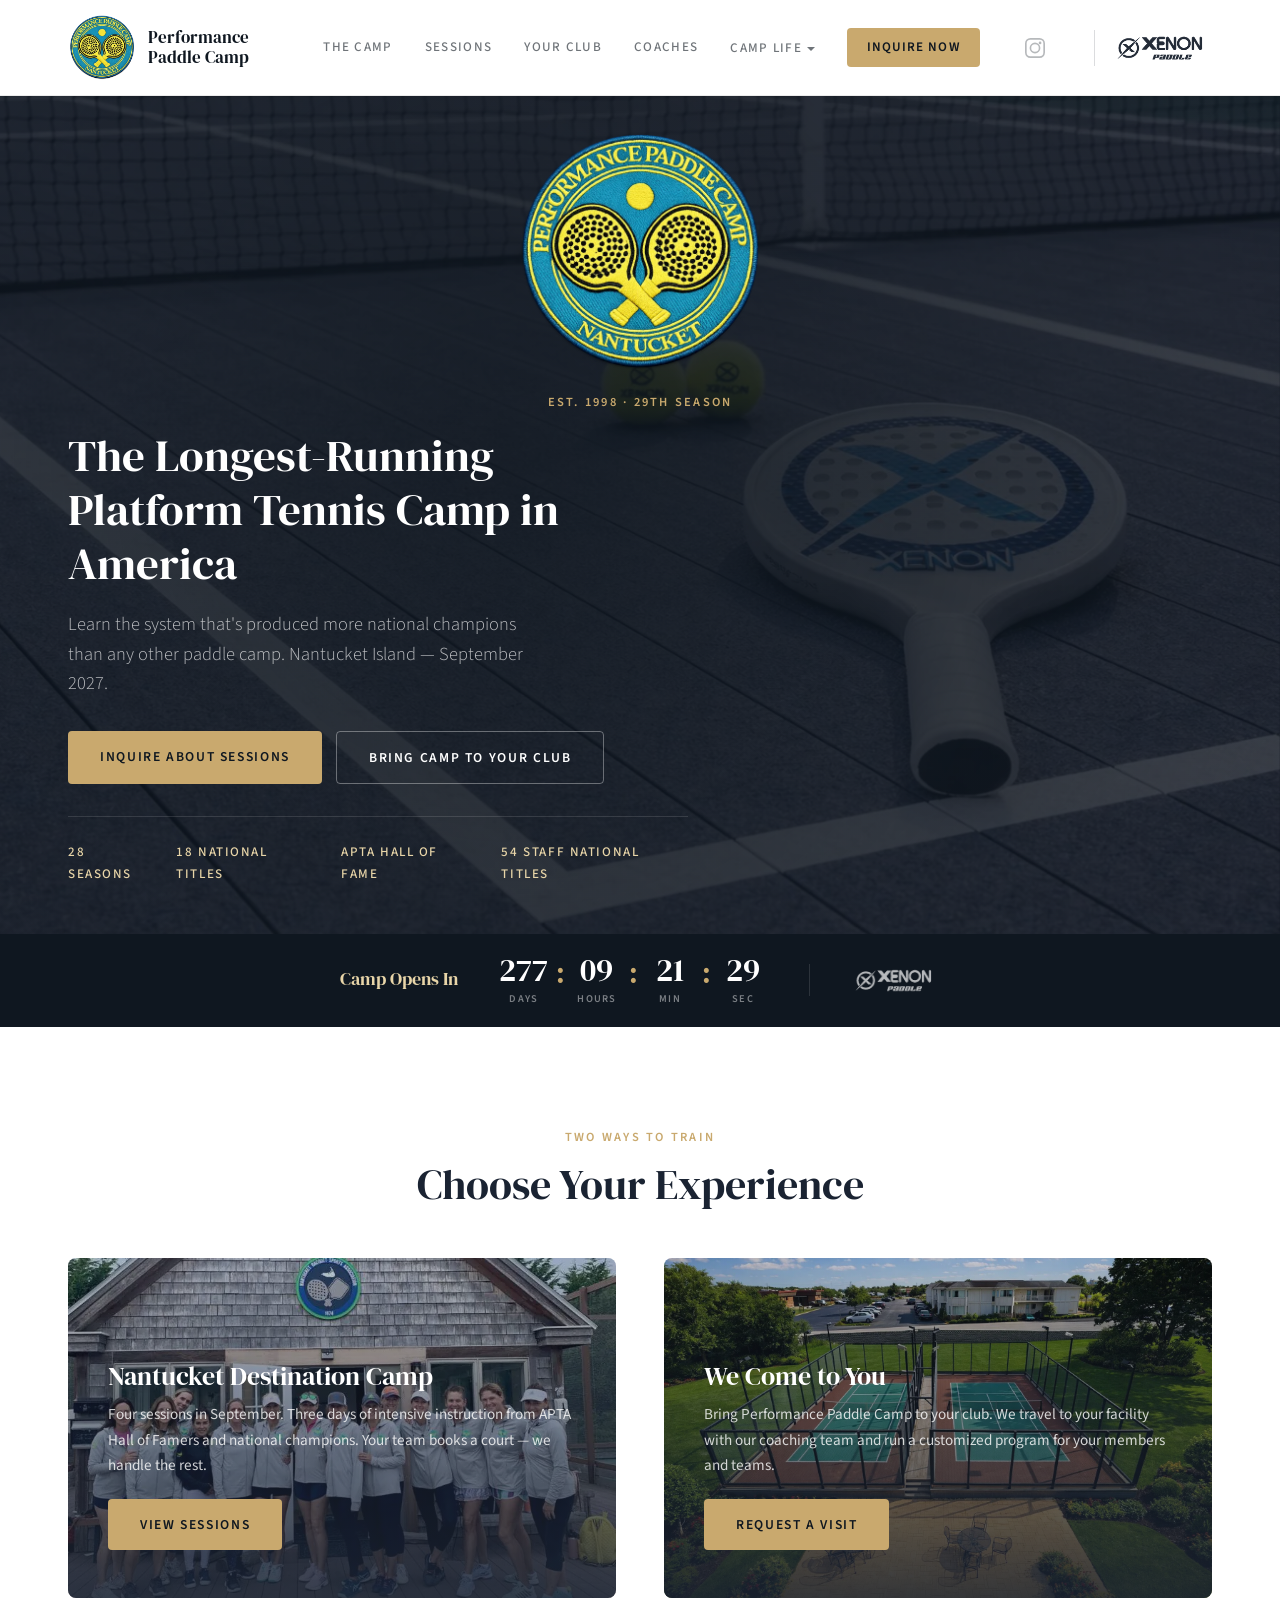
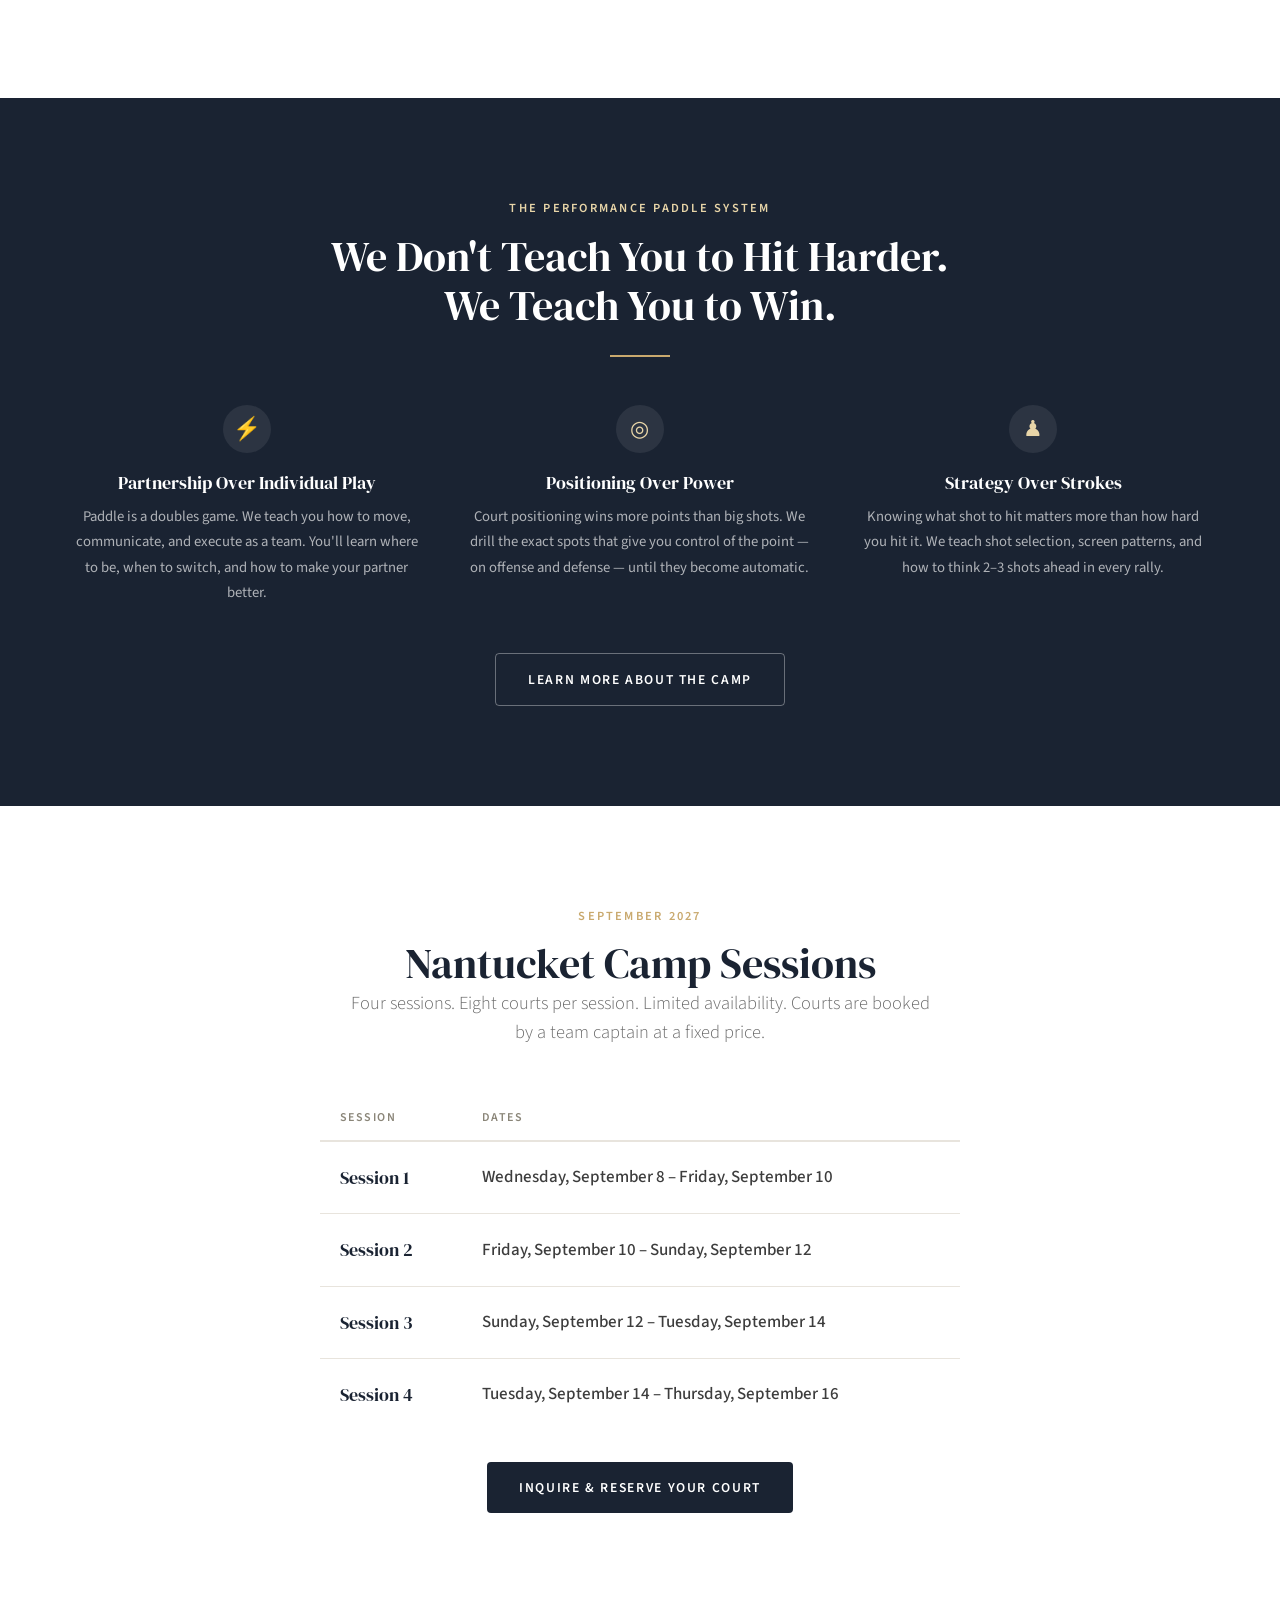
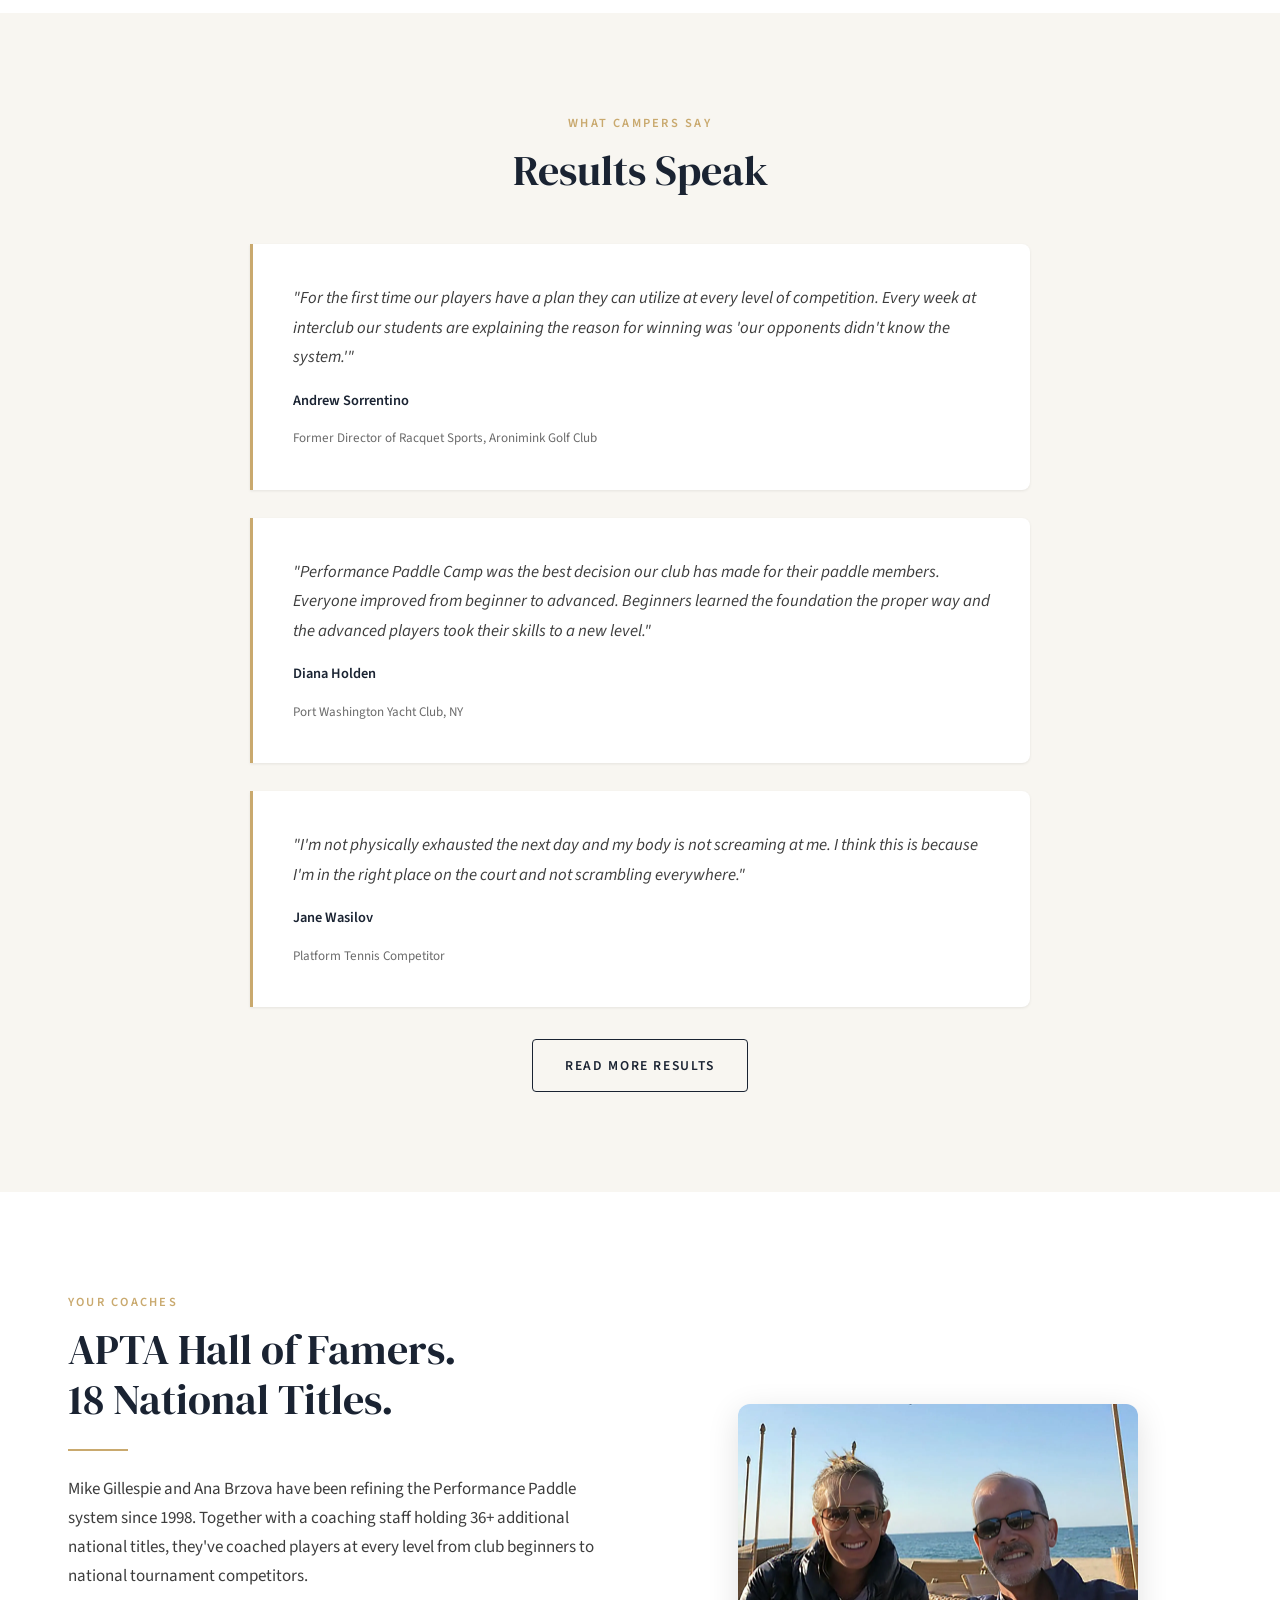
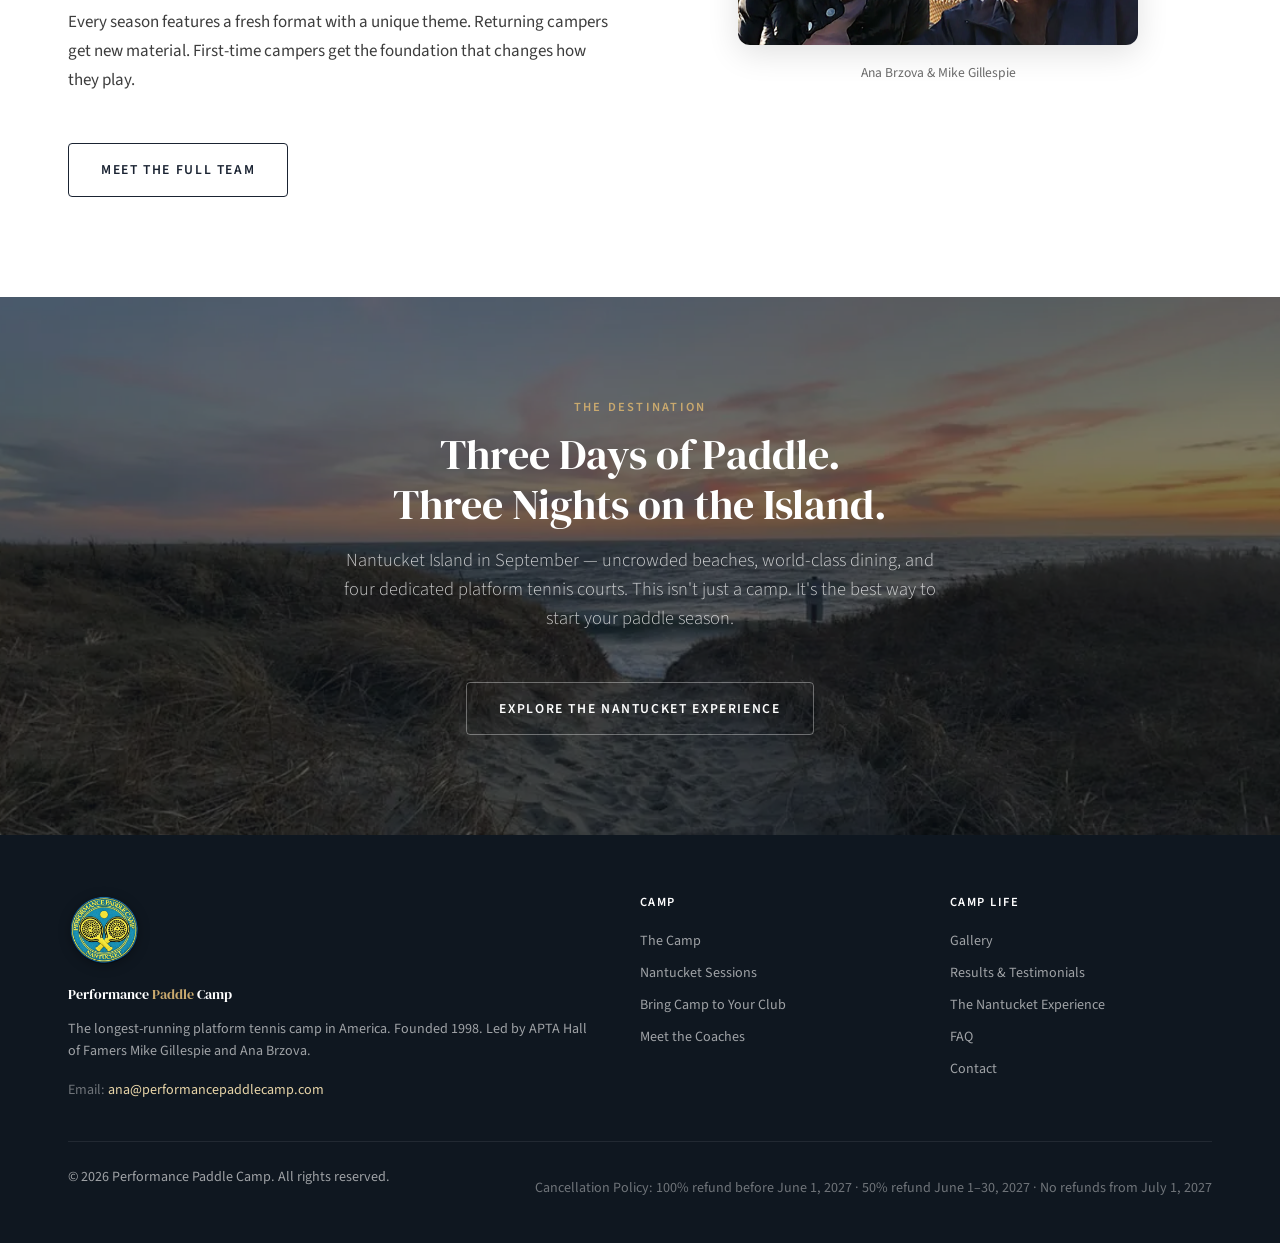
<file: index.html>
<!DOCTYPE html>
<html lang="en">
<head>
  <meta charset="UTF-8">
  <meta name="viewport" content="width=device-width, initial-scale=1.0">
  <title>Performance Paddle Camp — The Longest-Running Platform Tennis Camp in America</title>
  <meta name="description" content="28 years of championship-level platform tennis instruction. Led by APTA Hall of Famers. Nantucket Island, September 2027. Inquire about sessions.">
  <link rel="preconnect" href="https://fonts.googleapis.com">
  <link rel="preconnect" href="https://fonts.gstatic.com" crossorigin>
  <link rel="stylesheet" href="https://fonts.googleapis.com/css2?family=DM+Serif+Display:ital@0;1&family=Source+Sans+3:ital,wght@0,300;0,400;0,500;0,600;0,700;1,400&display=swap" media="print" onload="this.media='all'">
  <noscript><link rel="stylesheet" href="https://fonts.googleapis.com/css2?family=DM+Serif+Display:ital@0;1&family=Source+Sans+3:ital,wght@0,300;0,400;0,500;0,600;0,700;1,400&display=swap"></noscript>
  <link rel="stylesheet" href="style.css">
  <link rel="icon" type="image/x-icon" href="favicon.ico">
  <link rel="icon" type="image/png" sizes="32x32" href="favicon-32x32.png">
  <link rel="icon" type="image/png" sizes="16x16" href="favicon-16x16.png">
  <link rel="apple-touch-icon" href="apple-touch-icon.png">
  <link rel="canonical" href="https://performancepaddlecamp.com/">
  <meta property="og:type" content="website">
  <meta property="og:url" content="https://performancepaddlecamp.com/">
  <meta property="og:title" content="Performance Paddle Camp — Nantucket 2027">
  <meta property="og:description" content="28 years of championship-level platform tennis instruction. Led by APTA Hall of Famers. Nantucket Island, September 2027. Inquire about sessions.">
  <meta property="og:image" content="https://performancepaddlecamp.com/logo.png">
  <meta property="og:site_name" content="Performance Paddle Camp">
  <meta name="twitter:card" content="summary">
  <meta name="twitter:title" content="Performance Paddle Camp — Nantucket 2027">
  <meta name="twitter:description" content="28 years of championship-level platform tennis instruction. Led by APTA Hall of Famers. Nantucket Island, September 2027. Inquire about sessions.">
  <meta name="twitter:image" content="https://performancepaddlecamp.com/logo.png">
  <meta name="robots" content="index, follow">
  <meta name="theme-color" content="#0f1720">
  <script type="application/ld+json">
  {
    "@context": "https://schema.org",
    "@type": "SportsActivityLocation",
    "name": "Performance Paddle Camp",
    "description": "The longest-running platform tennis camp in America. Founded 1998.",
    "url": "https://performancepaddlecamp.com/",
    "foundingDate": "1998",
    "sport": "Platform Tennis",
    "address": {
      "@type": "PostalAddress",
      "addressLocality": "Nantucket",
      "addressRegion": "MA",
      "addressCountry": "US"
    },
    "email": "ana@performancepaddlecamp.com",
    "image": "https://performancepaddlecamp.com/logo.png"
  }
  </script>
  <link rel="preload" as="image" href="hero.webp">
</head>
<body>

  <!-- Navigation -->
  <nav class="nav" role="navigation" aria-label="Main navigation">
    <div class="nav__inner">
      <a href="index.html" class="nav__brand"><img src="logo.webp" alt="Performance Paddle Camp" class="nav__logo" width="68" height="68"><span class="nav__brand-lines"><span class="nav__brand-line1">Performance</span><span class="nav__brand-line2"><span>Paddle</span> Camp</span></span></a>
      <button class="nav__toggle" aria-label="Toggle menu" aria-expanded="false">
        <span></span><span></span><span></span>
      </button>
      <div class="nav__links">
        <a href="camp.html">The Camp</a>
        <a href="sessions.html">Sessions</a>
        <a href="club.html">Your Club</a>
        <a href="coaches.html">Coaches</a>
        <div class="nav__dropdown">
          <button class="nav__dropdown-toggle">Camp Life</button>
          <div class="nav__dropdown-menu">
            <a href="gallery.html">Gallery</a>
            <a href="results.html">Results &amp; Testimonials</a>
            <a href="faq.html">FAQ</a>
          </div>
        </div>
        <a href="sessions.html" class="nav__cta">Inquire Now</a>
        <a href="https://www.instagram.com/performancepaddlecamp/" target="_blank" rel="noopener" class="nav__instagram" aria-label="Instagram"><svg xmlns="http://www.w3.org/2000/svg" width="22" height="22" viewBox="0 0 24 24" fill="none" stroke="currentColor" stroke-width="1.8" stroke-linecap="round" stroke-linejoin="round"><rect x="2" y="2" width="20" height="20" rx="5" ry="5"/><circle cx="12" cy="12" r="5"/><circle cx="17.5" cy="6.5" r="1.5" fill="currentColor" stroke="none"/></svg></a>
        <a href="https://xenonpaddle.com" target="_blank" rel="noopener" class="nav__sponsor"><img src="xenon-logo.webp" alt="Xenon Paddle - Official Sponsor" class="nav__sponsor-img"></a>
      </div>
    </div>
  </nav>

  <!-- Hero -->
  <header class="hero">
    <div class="hero__bg" style="background-image: url('hero.webp'); background-position: right center;"></div>
    <div class="hero__overlay"></div>
    <div class="hero__center-logo">
      <img src="logo.webp" alt="Performance Paddle Camp — Nantucket" class="hero__logo" width="252" height="252">
      <span class="eyebrow">Est. 1998 · 29th Season</span>
    </div>
    <div class="hero__left-content">
      <div class="hero__left-content-inner">
        <h1>The Longest-Running <span style="white-space: nowrap;">Platform Tennis</span> Camp in America</h1>
        <p class="subtitle">Learn the system that's produced more national champions than any other paddle camp. Nantucket Island — September 2027.</p>
        <div class="btn-group">
          <a href="sessions.html" class="btn btn--primary">Inquire About Sessions</a>
          <a href="club.html" class="btn btn--outline">Bring Camp to Your Club</a>
        </div>
        <div class="hero__proof">
          <span class="hero__proof-item">28 Seasons</span>
          <span class="hero__proof-item">18 National Titles</span>
          <span class="hero__proof-item">APTA Hall of Fame</span>
          <span class="hero__proof-item">54 Staff National Titles</span>
        </div>
      </div>
    </div>
  </header>

  <!-- Countdown Bar -->
  <div class="countdown-bar">
    <div class="countdown-bar__inner">
      <div class="countdown-bar__label">Camp Opens In</div>
      <div class="countdown-bar__timer" id="countdownTimer">
        <div class="countdown-bar__unit">
          <span class="countdown-bar__num" id="cdDays">---</span>
          <span class="countdown-bar__text">Days</span>
        </div>
        <span class="countdown-bar__sep">:</span>
        <div class="countdown-bar__unit">
          <span class="countdown-bar__num" id="cdHours">--</span>
          <span class="countdown-bar__text">Hours</span>
        </div>
        <span class="countdown-bar__sep">:</span>
        <div class="countdown-bar__unit">
          <span class="countdown-bar__num" id="cdMin">--</span>
          <span class="countdown-bar__text">Min</span>
        </div>
        <span class="countdown-bar__sep">:</span>
        <div class="countdown-bar__unit">
          <span class="countdown-bar__num" id="cdSec">--</span>
          <span class="countdown-bar__text">Sec</span>
        </div>
      </div>
      <a href="https://xenonpaddle.com" target="_blank" rel="noopener" class="countdown-bar__sponsor">
        <img src="xenon-logo.webp" alt="Xenon Paddle" class="countdown-bar__sponsor-img">
      </a>
    </div>
  </div>

  <!-- Two Ways to Train -->
  <section class="section" id="services">
    <div class="container">
      <div class="text-center mb-lg fade-in">
        <span class="eyebrow">Two Ways to Train</span>
        <h2>Choose Your Experience</h2>
      </div>
      <div class="grid-2 fade-in">
        <div class="service-block">
          <div class="service-block__bg" style="background-image: url('nantucket-group.webp');"></div>
          <div class="service-block__overlay"></div>
          <div class="service-block__content">
            <h3>Nantucket Destination Camp</h3>
            <p>Four sessions in September. Three days of intensive instruction from APTA Hall of Famers and national champions. Your team books a court — we handle the rest.</p>
            <a href="sessions.html" class="btn btn--primary">View Sessions</a>
          </div>
        </div>
        <div class="service-block">
          <div class="service-block__bg" style="background-image: url('club-courts.webp');"></div>
          <div class="service-block__overlay"></div>
          <div class="service-block__content">
            <h3>We Come to You</h3>
            <p>Bring Performance Paddle Camp to your club. We travel to your facility with our coaching team and run a customized program for your members and teams.</p>
            <a href="club.html" class="btn btn--primary">Request a Visit</a>
          </div>
        </div>
      </div>
    </div>
  </section>

  <!-- The System -->
  <section class="section section--navy" id="system">
    <div class="container">
      <div class="text-center mb-lg fade-in">
        <span class="eyebrow">The Performance Paddle System</span>
        <h2>We Don't Teach You to Hit Harder.<br>We Teach You to Win.</h2>
        <div class="divider divider--center mt-sm"></div>
      </div>
      <div class="grid-3 fade-in">
        <div class="text-center">
          <div class="card__icon mx-auto" style="background: rgba(255,255,255,0.08); color: var(--sand-light);">⚡</div>
          <h3 style="color: var(--white); margin-bottom: 10px; font-size: 1.1rem;">Partnership Over Individual Play</h3>
          <p style="color: rgba(255,255,255,0.65); font-size: 0.92rem;">Paddle is a doubles game. We teach you how to move, communicate, and execute as a team. You'll learn where to be, when to switch, and how to make your partner better.</p>
        </div>
        <div class="text-center">
          <div class="card__icon mx-auto" style="background: rgba(255,255,255,0.08); color: var(--sand-light);">◎</div>
          <h3 style="color: var(--white); margin-bottom: 10px; font-size: 1.1rem;">Positioning Over Power</h3>
          <p style="color: rgba(255,255,255,0.65); font-size: 0.92rem;">Court positioning wins more points than big shots. We drill the exact spots that give you control of the point — on offense and defense — until they become automatic.</p>
        </div>
        <div class="text-center">
          <div class="card__icon mx-auto" style="background: rgba(255,255,255,0.08); color: var(--sand-light);">♟</div>
          <h3 style="color: var(--white); margin-bottom: 10px; font-size: 1.1rem;">Strategy Over Strokes</h3>
          <p style="color: rgba(255,255,255,0.65); font-size: 0.92rem;">Knowing what shot to hit matters more than how hard you hit it. We teach shot selection, screen patterns, and how to think 2–3 shots ahead in every rally.</p>
        </div>
      </div>
      <div class="text-center mt-lg fade-in">
        <a href="camp.html" class="btn btn--outline">Learn More About The Camp</a>
      </div>
    </div>
  </section>

  <!-- Sessions Preview -->
  <section class="section" id="sessions-preview">
    <div class="container">
      <div class="text-center mb-lg fade-in">
        <span class="eyebrow">September 2027</span>
        <h2>Nantucket Camp Sessions</h2>
        <p class="subtitle mx-auto">Four sessions. Eight courts per session. Limited availability. Courts are booked by a team captain at a fixed price.</p>
      </div>
      <div class="fade-in" style="max-width: 640px; margin: 0 auto;">
        <table class="sessions-table">
          <thead>
            <tr>
              <th>Session</th>
              <th>Dates</th>
            </tr>
          </thead>
          <tbody>
            <tr>
              <td class="session-name">Session 1</td>
              <td class="session-dates">Wednesday, September 8 – Friday, September 10</td>
            </tr>
            <tr>
              <td class="session-name">Session 2</td>
              <td class="session-dates">Friday, September 10 – Sunday, September 12</td>
            </tr>
            <tr>
              <td class="session-name">Session 3</td>
              <td class="session-dates">Sunday, September 12 – Tuesday, September 14</td>
            </tr>
            <tr>
              <td class="session-name">Session 4</td>
              <td class="session-dates">Tuesday, September 14 – Thursday, September 16</td>
            </tr>
          </tbody>
        </table>

        <div class="text-center mt-md">
          <a href="sessions.html" class="btn btn--dark">Inquire & Reserve Your Court</a>
        </div>
      </div>
    </div>
  </section>

  <!-- Testimonials -->
  <section class="section section--cream" id="testimonials">
    <div class="container">
      <div class="text-center mb-lg fade-in">
        <span class="eyebrow">What Campers Say</span>
        <h2>Results Speak</h2>
      </div>
      <div style="max-width: 780px; margin: 0 auto;" class="fade-in">
        <div class="testimonial">
          <p class="testimonial__text">"For the first time our players have a plan they can utilize at every level of competition. Every week at interclub our students are explaining the reason for winning was 'our opponents didn't know the system.'"</p>
          <p class="testimonial__author">Andrew Sorrentino</p>
          <p class="testimonial__role">Former Director of Racquet Sports, Aronimink Golf Club</p>
        </div>
        <div class="testimonial">
          <p class="testimonial__text">"Performance Paddle Camp was the best decision our club has made for their paddle members. Everyone improved from beginner to advanced. Beginners learned the foundation the proper way and the advanced players took their skills to a new level."</p>
          <p class="testimonial__author">Diana Holden</p>
          <p class="testimonial__role">Port Washington Yacht Club, NY</p>
        </div>
        <div class="testimonial">
          <p class="testimonial__text">"I'm not physically exhausted the next day and my body is not screaming at me. I think this is because I'm in the right place on the court and not scrambling everywhere."</p>
          <p class="testimonial__author">Jane Wasilov</p>
          <p class="testimonial__role">Platform Tennis Competitor</p>
        </div>
      </div>
      <div class="text-center mt-md fade-in">
        <a href="results.html" class="btn btn--outline-dark">Read More Results</a>
      </div>
    </div>
  </section>

  <!-- Coaches Preview -->
  <section class="section" id="coaches-preview">
    <div class="container">
      <div class="grid-2 fade-in" style="align-items: center;">
        <div>
          <span class="eyebrow">Your Coaches</span>
          <h2>APTA Hall of Famers.<br>18 National Titles.</h2>
          <div class="divider"></div>
          <p>Mike Gillespie and Ana Brzova have been refining the Performance Paddle system since 1998. Together with a coaching staff holding 36+ additional national titles, they've coached players at every level from club beginners to national tournament competitors.</p>
          <p>Every season features a fresh format with a unique theme. Returning campers get new material. First-time campers get the foundation that changes how they play.</p>
          <a href="coaches.html" class="btn btn--outline-dark mt-md" style="display: inline-block;">Meet the Full Team</a>
        </div>
        <div class="text-center">
          <img src="ana-michael.webp" alt="Ana Brzova and Mike Gillespie" class="coaches-preview__photo" loading="lazy">
          <p class="mt-sm" style="font-size: 0.85rem; color: var(--text-light);">Ana Brzova & Mike Gillespie</p>
        </div>
      </div>
    </div>
  </section>

  <!-- Nantucket Teaser -->
  <section class="section section--photo" style="background-image: url('nantucket-beach.webp');">
    <div class="section--photo__overlay"></div>
    <div class="container text-center fade-in" style="position: relative; z-index: 2;">
      <span class="eyebrow">The Destination</span>
      <h2 style="color: var(--white);">Three Days of Paddle.<br>Three Nights on the Island.</h2>
      <p class="subtitle mx-auto mt-sm mb-lg" style="color: rgba(255,255,255,0.75);">Nantucket Island in September — uncrowded beaches, world-class dining, and four dedicated platform tennis courts. This isn't just a camp. It's the best way to start your paddle season.</p>
      <a href="nantucket.html" class="btn btn--outline">Explore the Nantucket Experience</a>
    </div>
  </section>

  <!-- Footer -->
  <footer class="footer">
    <div class="container">
      <div class="footer__inner">
        <div>
          <img src="logo.webp" alt="Performance Paddle Camp" class="footer__logo" width="72" height="72" loading="lazy"><p class="footer__brand">Performance <span>Paddle</span> Camp</p>
          <p>The longest-running platform tennis camp in America. Founded 1998. Led by APTA Hall of Famers Mike Gillespie and Ana Brzova.</p>
          <p class="mt-sm" style="color: rgba(255,255,255,0.4);">Email: <a href="mailto:ana@performancepaddlecamp.com" style="color: var(--sand-light);">ana@performancepaddlecamp.com</a></p>
        </div>
        <div class="footer__links">
          <h4>Camp</h4>
          <a href="camp.html">The Camp</a>
          <a href="sessions.html">Nantucket Sessions</a>
          <a href="club.html">Bring Camp to Your Club</a>
          <a href="coaches.html">Meet the Coaches</a>
        </div>
        <div class="footer__links">
          <h4>Camp Life</h4>
          <a href="gallery.html">Gallery</a>
          <a href="results.html">Results & Testimonials</a>
          <a href="nantucket.html">The Nantucket Experience</a>
          <a href="faq.html">FAQ</a>
          <a href="contact.html">Contact</a>
        </div>
      </div>
      <div class="footer__bottom">
        <p>© 2026 Performance Paddle Camp. All rights reserved.</p>
        <p class="footer__policy">Cancellation Policy: 100% refund before June 1, 2027 · 50% refund June 1–30, 2027 · No refunds from July 1, 2027</p>
      </div>
    </div>
  </footer>
  <script src="main.js"></script>
  <script>
  (function() {
    var target = new Date('2027-09-08T08:00:00-04:00').getTime();
    function update() {
      var now = Date.now();
      var diff = target - now;
      if (diff <= 0) {
        document.getElementById('countdownTimer').innerHTML = '<div class="countdown-bar__live">Camp Is Live!</div>';
        return;
      }
      var d = Math.floor(diff / 86400000);
      var h = Math.floor((diff % 86400000) / 3600000);
      var m = Math.floor((diff % 3600000) / 60000);
      var s = Math.floor((diff % 60000) / 1000);
      document.getElementById('cdDays').textContent = d;
      document.getElementById('cdHours').textContent = h < 10 ? '0' + h : h;
      document.getElementById('cdMin').textContent = m < 10 ? '0' + m : m;
      document.getElementById('cdSec').textContent = s < 10 ? '0' + s : s;
    }
    update();
    setInterval(update, 1000);
  })();
  </script>
</body>
</html>
</file>
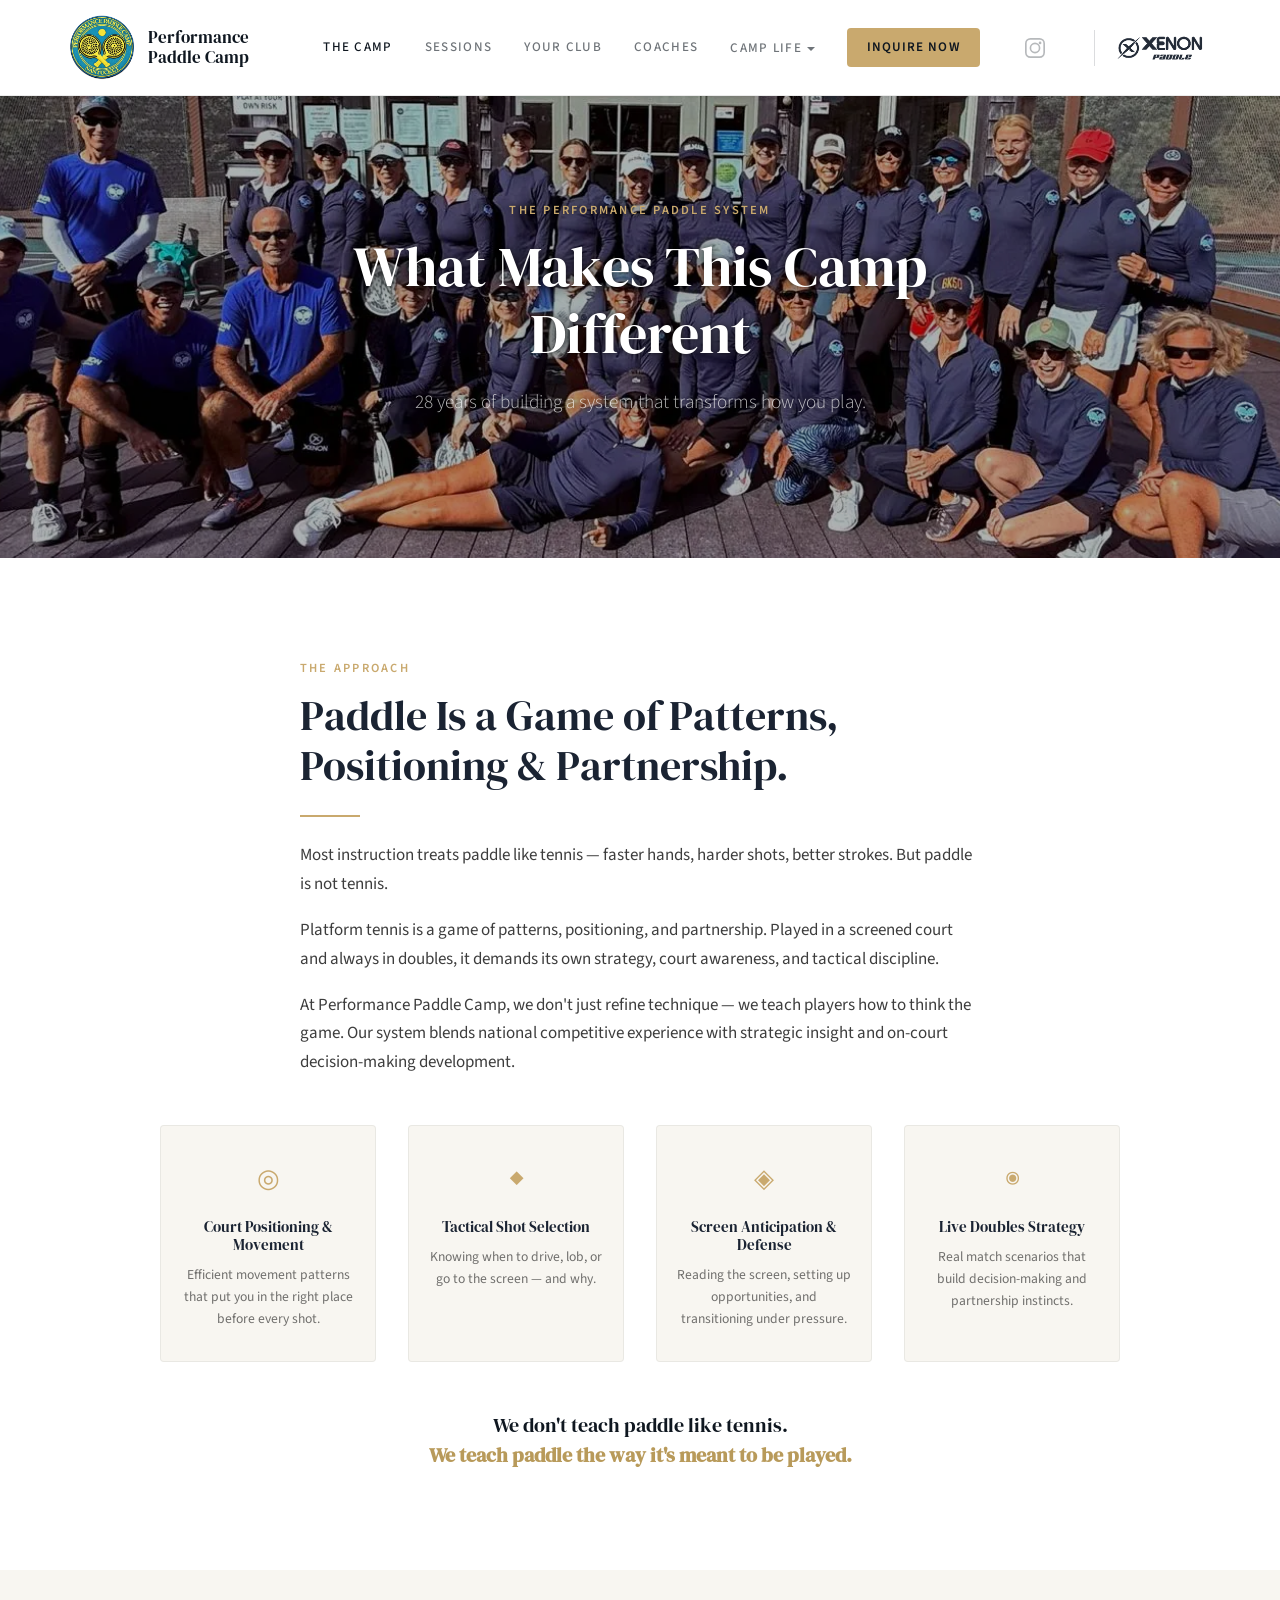
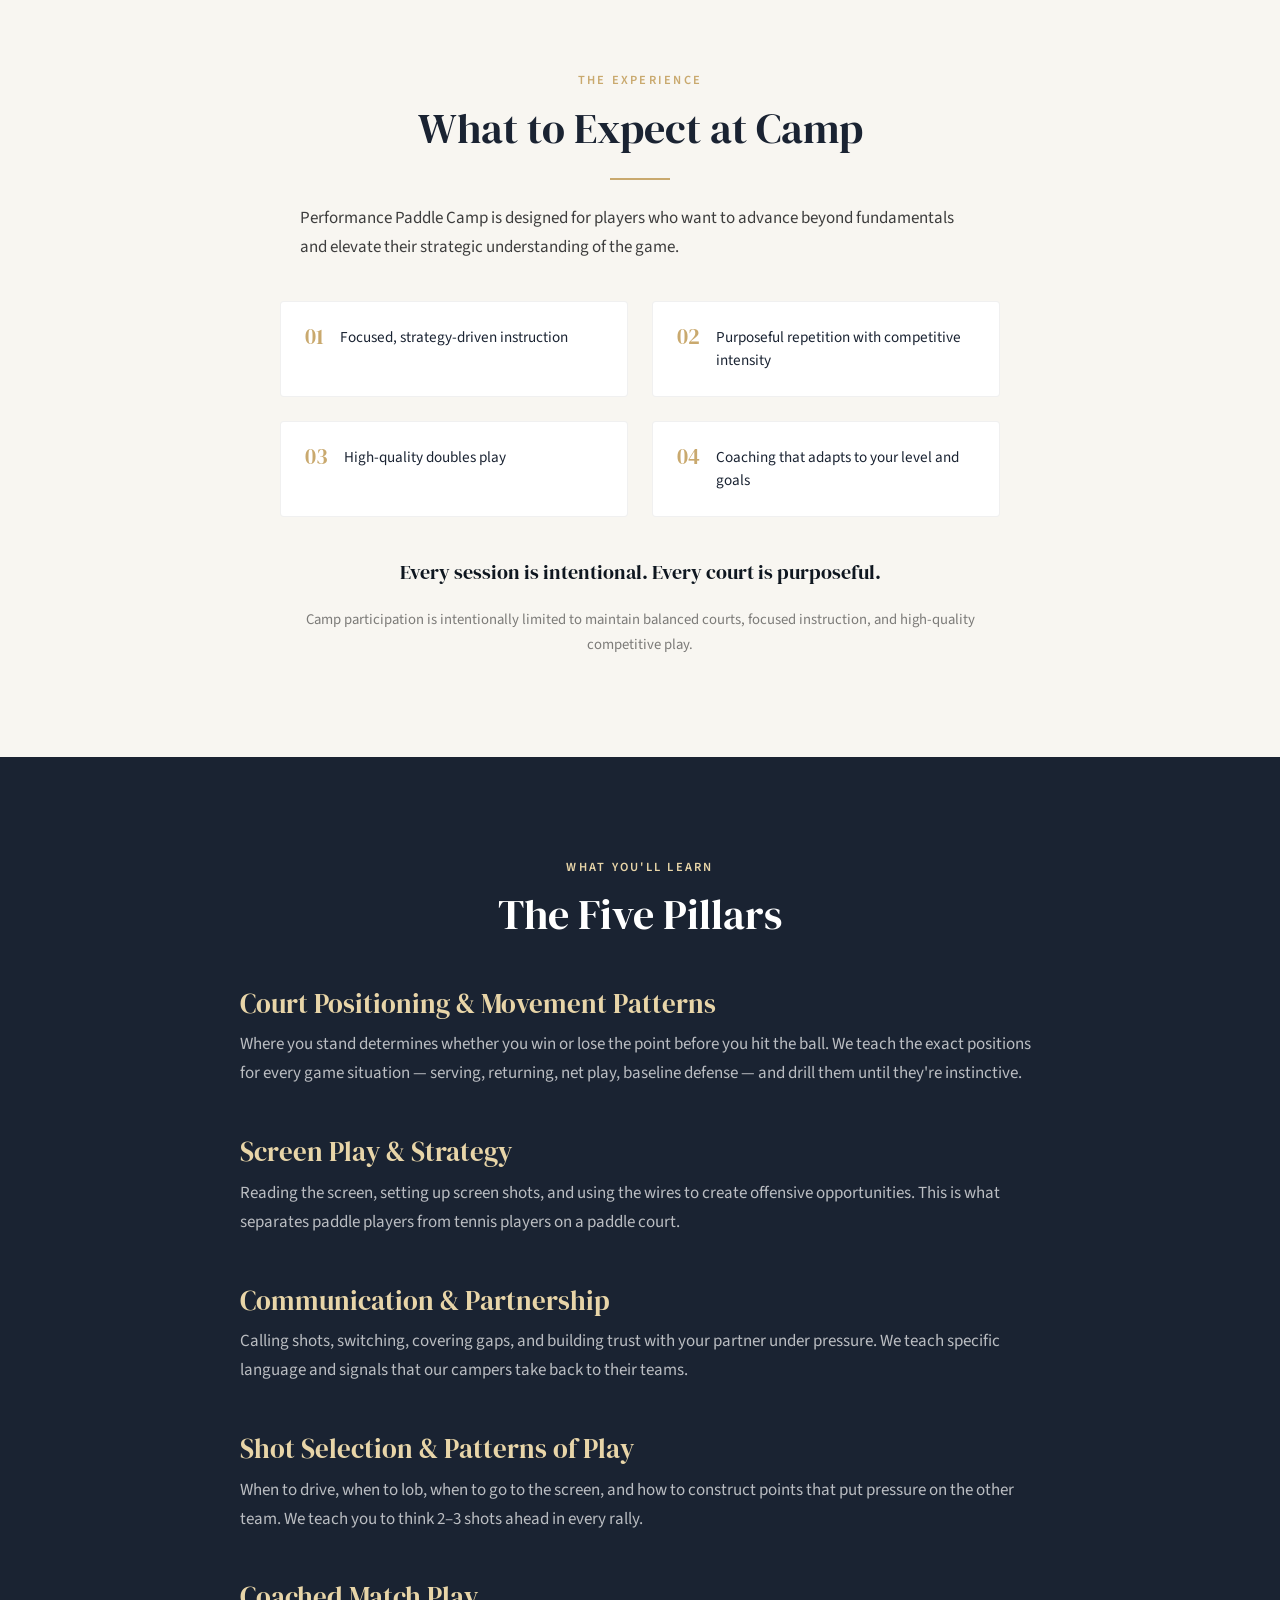
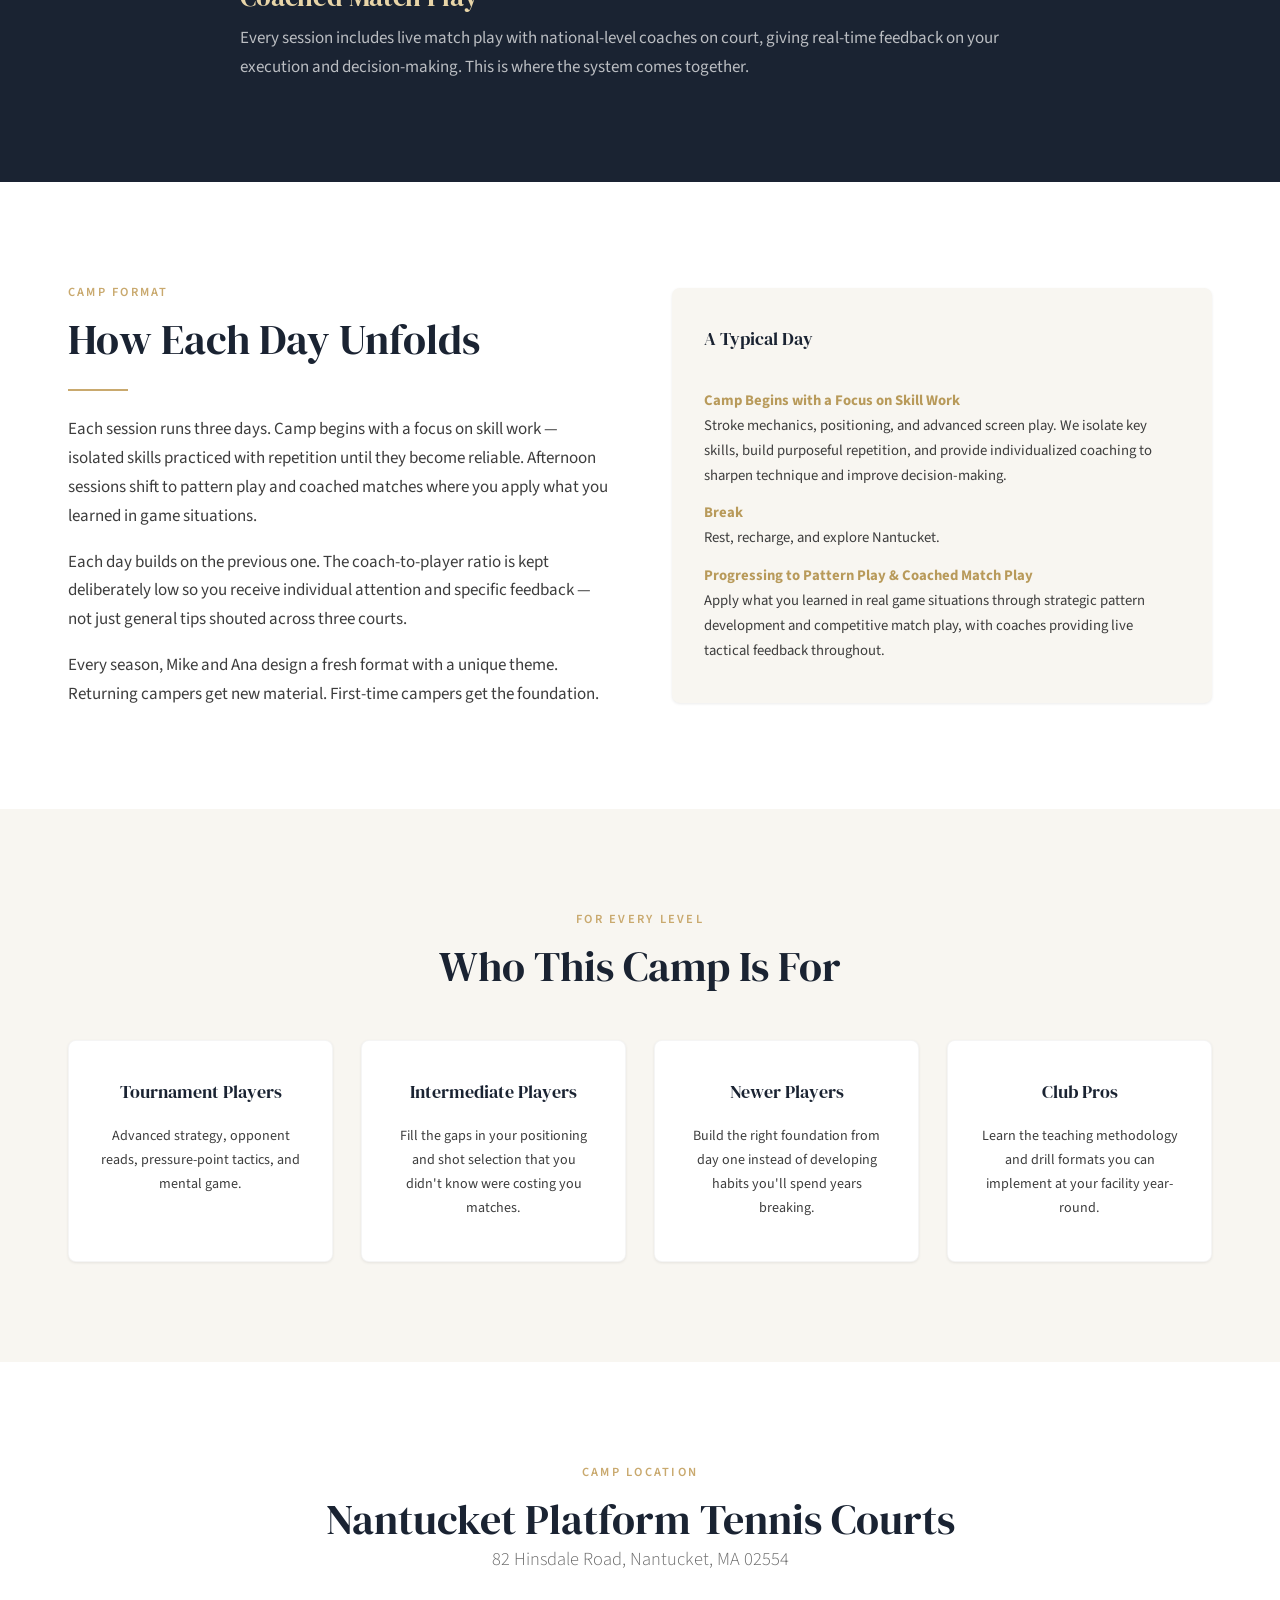
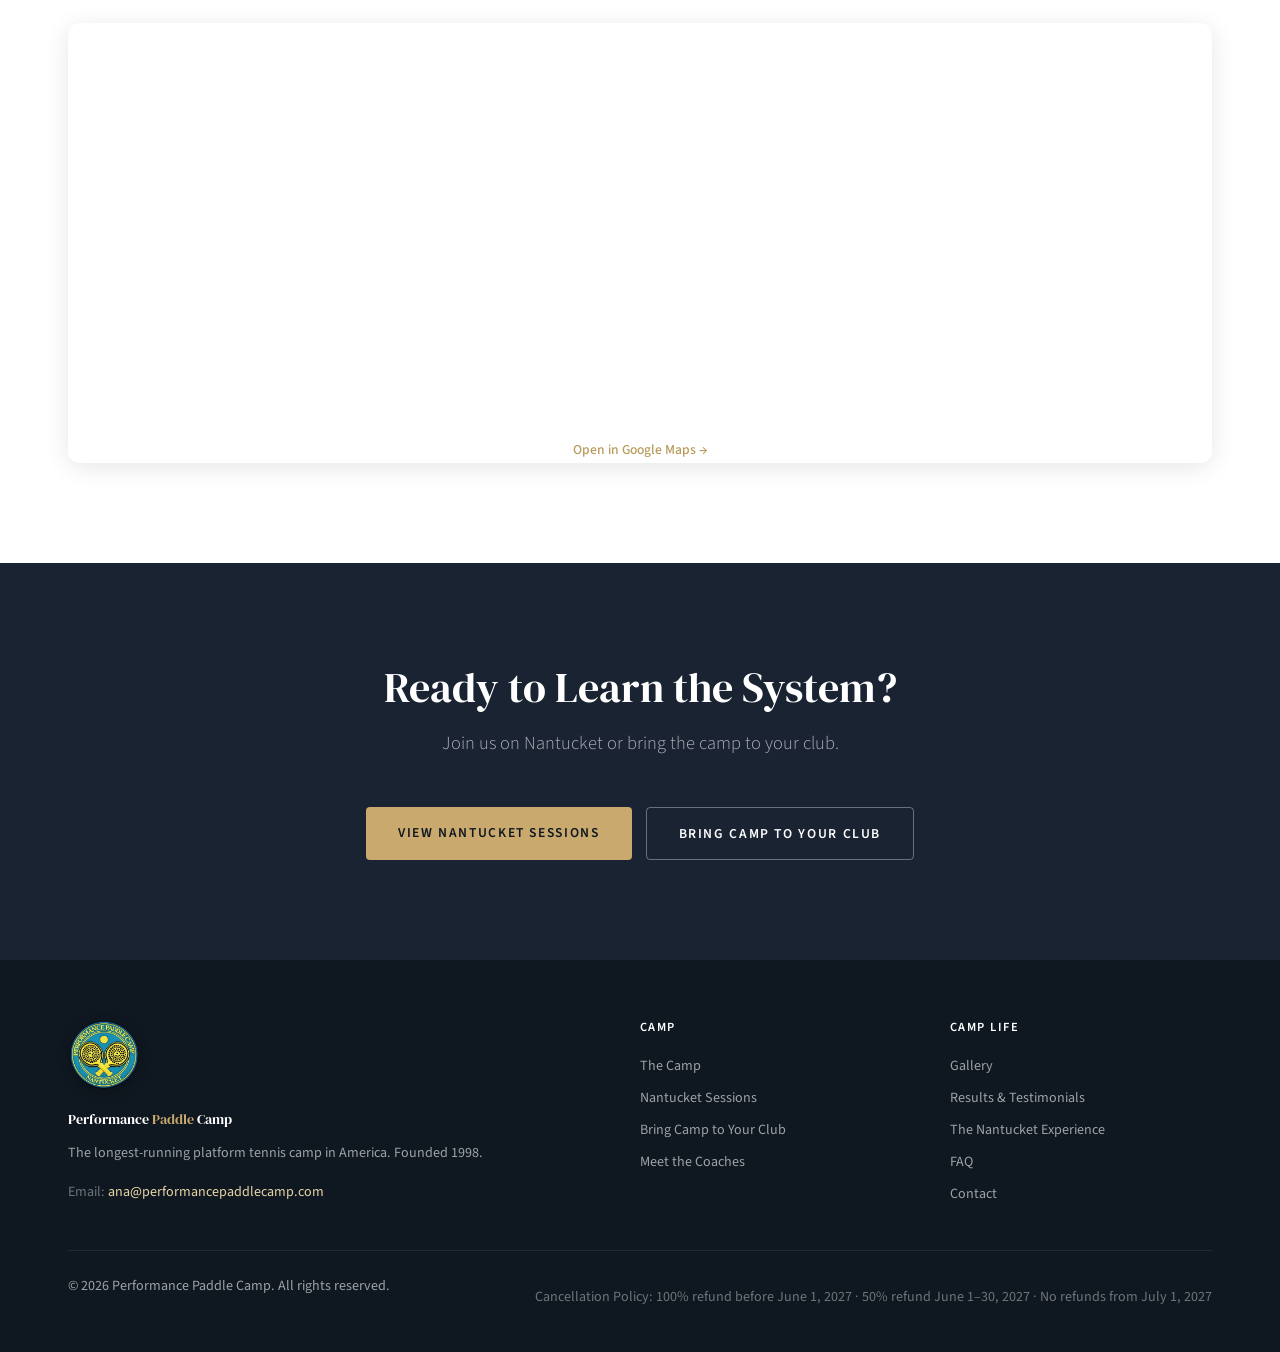
<file: camp.html>
<!DOCTYPE html>
<html lang="en">
<head>
  <meta charset="UTF-8">
  <meta name="viewport" content="width=device-width, initial-scale=1.0">
  <title>What Makes This Camp Different — Performance Paddle Camp</title>
  <meta name="description" content="The Performance Paddle System: 28 years of building a methodology that transforms how you play platform tennis. Learn what sets this camp apart.">
  <link rel="preconnect" href="https://fonts.googleapis.com">
  <link rel="preconnect" href="https://fonts.gstatic.com" crossorigin>
  <link rel="stylesheet" href="https://fonts.googleapis.com/css2?family=DM+Serif+Display:ital@0;1&family=Source+Sans+3:ital,wght@0,300;0,400;0,500;0,600;0,700;1,400&display=swap" media="print" onload="this.media='all'">
  <noscript><link rel="stylesheet" href="https://fonts.googleapis.com/css2?family=DM+Serif+Display:ital@0;1&family=Source+Sans+3:ital,wght@0,300;0,400;0,500;0,600;0,700;1,400&display=swap"></noscript>
  <link rel="stylesheet" href="style.css">
  <link rel="icon" type="image/x-icon" href="favicon.ico">
  <link rel="icon" type="image/png" sizes="32x32" href="favicon-32x32.png">
  <link rel="icon" type="image/png" sizes="16x16" href="favicon-16x16.png">
  <link rel="apple-touch-icon" href="apple-touch-icon.png">
  <link rel="canonical" href="https://performancepaddlecamp.com/camp.html">
  <meta property="og:type" content="website">
  <meta property="og:url" content="https://performancepaddlecamp.com/camp.html">
  <meta property="og:title" content="What Makes This Camp Different — Performance Paddle Camp">
  <meta property="og:description" content="The Performance Paddle System: 28 years of building a methodology that transforms how you play platform tennis. Learn what sets this camp apart.">
  <meta property="og:image" content="https://performancepaddlecamp.com/logo.png">
  <meta property="og:site_name" content="Performance Paddle Camp">
  <meta name="twitter:card" content="summary">
  <meta name="twitter:title" content="What Makes This Camp Different — Performance Paddle Camp">
  <meta name="twitter:description" content="The Performance Paddle System: 28 years of building a methodology that transforms how you play platform tennis. Learn what sets this camp apart.">
  <meta name="twitter:image" content="https://performancepaddlecamp.com/logo.png">
  <meta name="robots" content="index, follow">
  <meta name="theme-color" content="#0f1720">
<script type="application/ld+json">
  {
    "@context": "https://schema.org",
    "@type": "SportsActivityLocation",
    "name": "Performance Paddle Camp",
    "description": "The longest-running platform tennis camp in America. Championship-level instruction on Nantucket Island.",
    "url": "https://performancepaddlecamp.com/camp.html",
    "sport": "Platform Tennis",
    "image": "https://performancepaddlecamp.com/logo.png"
  }
  </script>
  <link rel="preload" as="image" href="camp-hero.webp">
</head>
<body>

<nav class="nav"><div class="nav__inner"><a href="index.html" class="nav__brand"><img src="logo.webp" alt="Performance Paddle Camp" class="nav__logo" width="68" height="68"><span class="nav__brand-lines"><span class="nav__brand-line1">Performance</span><span class="nav__brand-line2"><span>Paddle</span> Camp</span></span></a><button class="nav__toggle" aria-label="Toggle menu" aria-expanded="false"><span></span><span></span><span></span></button><div class="nav__links"><a href="camp.html">The Camp</a><a href="sessions.html">Sessions</a><a href="club.html">Your Club</a><a href="coaches.html">Coaches</a><div class="nav__dropdown"><button class="nav__dropdown-toggle">Camp Life</button><div class="nav__dropdown-menu"><a href="gallery.html">Gallery</a><a href="results.html">Results &amp; Testimonials</a><a href="faq.html">FAQ</a></div></div><a href="sessions.html" class="nav__cta">Inquire Now</a> <a href="https://www.instagram.com/performancepaddlecamp/" target="_blank" rel="noopener" class="nav__instagram" aria-label="Instagram"><svg xmlns="http://www.w3.org/2000/svg" width="22" height="22" viewBox="0 0 24 24" fill="none" stroke="currentColor" stroke-width="1.8" stroke-linecap="round" stroke-linejoin="round"><rect x="2" y="2" width="20" height="20" rx="5" ry="5"/><circle cx="12" cy="12" r="5"/><circle cx="17.5" cy="6.5" r="1.5" fill="currentColor" stroke="none"/></svg></a>
        <a href="https://xenonpaddle.com" target="_blank" rel="noopener" class="nav__sponsor"><img src="xenon-logo.webp" alt="Xenon Paddle - Official Sponsor" class="nav__sponsor-img"></a></div></div></nav>

<header class="hero hero--short" style="background: var(--navy-deep);">
  <div class="hero__bg" style="background-image: url('camp-hero.webp');"></div>
  <div class="hero__content">
    <span class="eyebrow">The Performance Paddle System</span>
    <h1>What Makes This Camp Different</h1>
    <p class="subtitle">28 years of building a system that transforms how you play.</p>
  </div>
</header>

<!-- The Approach -->
<section class="section">
  <div class="container">
    <div class="max-w-prose mx-auto fade-in">
      <span class="eyebrow">The Approach</span>
      <h2>Paddle Is a Game of Patterns, Positioning &amp; Partnership.</h2>
      <div class="divider"></div>
      <p>Most instruction treats paddle like tennis — faster hands, harder shots, better strokes. But paddle is not tennis.</p>
      <p>Platform tennis is a game of patterns, positioning, and partnership. Played in a screened court and always in doubles, it demands its own strategy, court awareness, and tactical discipline.</p>
      <p>At Performance Paddle Camp, we don't just refine technique — we teach players how to think the game. Our system blends national competitive experience with strategic insight and on-court decision-making development.</p>
    </div>
    <div class="camp-focus-grid fade-in">
      <div class="camp-focus-item">
        <span class="camp-focus-icon">◎</span>
        <h4>Court Positioning &amp; Movement</h4>
        <p>Efficient movement patterns that put you in the right place before every shot.</p>
      </div>
      <div class="camp-focus-item">
        <span class="camp-focus-icon">◆</span>
        <h4>Tactical Shot Selection</h4>
        <p>Knowing when to drive, lob, or go to the screen — and why.</p>
      </div>
      <div class="camp-focus-item">
        <span class="camp-focus-icon">◈</span>
        <h4>Screen Anticipation &amp; Defense</h4>
        <p>Reading the screen, setting up opportunities, and transitioning under pressure.</p>
      </div>
      <div class="camp-focus-item">
        <span class="camp-focus-icon">◉</span>
        <h4>Live Doubles Strategy</h4>
        <p>Real match scenarios that build decision-making and partnership instincts.</p>
      </div>
    </div>
    <div class="max-w-prose mx-auto fade-in" style="margin-top: 48px;">
      <p class="camp-tagline">We don't teach paddle like tennis.<br><strong>We teach paddle the way it's meant to be played.</strong></p>
    </div>
  </div>
</section>

<!-- What to Expect -->
<section class="section section--cream">
  <div class="container">
    <div class="max-w-prose mx-auto fade-in text-center">
      <span class="eyebrow">The Experience</span>
      <h2>What to Expect at Camp</h2>
      <div class="divider" style="margin-left: auto; margin-right: auto;"></div>
      <p style="text-align: left;">Performance Paddle Camp is designed for players who want to advance beyond fundamentals and elevate their strategic understanding of the game.</p>
    </div>
    <div class="camp-expect-grid fade-in">
      <div class="camp-expect-item">
        <span class="camp-expect-num">01</span>
        <p>Focused, strategy-driven instruction</p>
      </div>
      <div class="camp-expect-item">
        <span class="camp-expect-num">02</span>
        <p>Purposeful repetition with competitive intensity</p>
      </div>
      <div class="camp-expect-item">
        <span class="camp-expect-num">03</span>
        <p>High-quality doubles play</p>
      </div>
      <div class="camp-expect-item">
        <span class="camp-expect-num">04</span>
        <p>Coaching that adapts to your level and goals</p>
      </div>
    </div>
    <div class="max-w-prose mx-auto fade-in" style="margin-top: 40px;">
      <p class="camp-tagline text-center">Every session is intentional. Every court is purposeful.</p>
      <p style="text-align: center; color: rgba(0,0,0,0.5); font-size: 0.92rem; margin-top: 16px;">Camp participation is intentionally limited to maintain balanced courts, focused instruction, and high-quality competitive play.</p>
    </div>
  </div>
</section>

<!-- The System -->
<section class="section section--navy">
  <div class="container">
    <div class="text-center mb-lg fade-in">
      <span class="eyebrow">What You'll Learn</span>
      <h2>The Five Pillars</h2>
    </div>
    <div style="max-width: 800px; margin: 0 auto;">
      <div class="fade-in" style="margin-bottom: 48px;">
        <h3 style="color: var(--sand-light); margin-bottom: 10px;">Court Positioning & Movement Patterns</h3>
        <p style="color: rgba(255,255,255,0.7);">Where you stand determines whether you win or lose the point before you hit the ball. We teach the exact positions for every game situation — serving, returning, net play, baseline defense — and drill them until they're instinctive.</p>
      </div>
      <div class="fade-in" style="margin-bottom: 48px;">
        <h3 style="color: var(--sand-light); margin-bottom: 10px;">Screen Play & Strategy</h3>
        <p style="color: rgba(255,255,255,0.7);">Reading the screen, setting up screen shots, and using the wires to create offensive opportunities. This is what separates paddle players from tennis players on a paddle court.</p>
      </div>
      <div class="fade-in" style="margin-bottom: 48px;">
        <h3 style="color: var(--sand-light); margin-bottom: 10px;">Communication & Partnership</h3>
        <p style="color: rgba(255,255,255,0.7);">Calling shots, switching, covering gaps, and building trust with your partner under pressure. We teach specific language and signals that our campers take back to their teams.</p>
      </div>
      <div class="fade-in" style="margin-bottom: 48px;">
        <h3 style="color: var(--sand-light); margin-bottom: 10px;">Shot Selection & Patterns of Play</h3>
        <p style="color: rgba(255,255,255,0.7);">When to drive, when to lob, when to go to the screen, and how to construct points that put pressure on the other team. We teach you to think 2–3 shots ahead in every rally.</p>
      </div>
      <div class="fade-in">
        <h3 style="color: var(--sand-light); margin-bottom: 10px;">Coached Match Play</h3>
        <p style="color: rgba(255,255,255,0.7);">Every session includes live match play with national-level coaches on court, giving real-time feedback on your execution and decision-making. This is where the system comes together.</p>
      </div>
    </div>
  </div>
</section>

<!-- Daily Format -->
<section class="section">
  <div class="container">
    <div class="grid-2 fade-in" style="align-items: center; gap: 64px;">
      <div>
        <span class="eyebrow">Camp Format</span>
        <h2>How Each Day Unfolds</h2>
        <div class="divider"></div>
        <p>Each session runs three days. Camp begins with a focus on skill work — isolated skills practiced with repetition until they become reliable. Afternoon sessions shift to pattern play and coached matches where you apply what you learned in game situations.</p>
        <p>Each day builds on the previous one. The coach-to-player ratio is kept deliberately low so you receive individual attention and specific feedback — not just general tips shouted across three courts.</p>
        <p>Every season, Mike and Ana design a fresh format with a unique theme. Returning campers get new material. First-time campers get the foundation.</p>
      </div>
      <div class="card" style="background: var(--off-white); border: none;">
        <h4 style="margin-bottom: 16px;">A Typical Day</h4>
        <p style="font-size: 0.92rem; margin-bottom: 12px;"><strong style="color: var(--sand-muted);">Camp Begins with a Focus on Skill Work</strong><br>Stroke mechanics, positioning, and advanced screen play. We isolate key skills, build purposeful repetition, and provide individualized coaching to sharpen technique and improve decision-making.</p>
        <p style="font-size: 0.92rem; margin-bottom: 12px;"><strong style="color: var(--sand-muted);">Break</strong><br>Rest, recharge, and explore Nantucket.</p>
        <p style="font-size: 0.92rem;"><strong style="color: var(--sand-muted);">Progressing to Pattern Play &amp; Coached Match Play</strong><br>Apply what you learned in real game situations through strategic pattern development and competitive match play, with coaches providing live tactical feedback throughout.</p>
      </div>
    </div>
  </div>
</section>

<!-- Who It's For -->
<section class="section section--cream">
  <div class="container">
    <div class="text-center mb-lg fade-in">
      <span class="eyebrow">For Every Level</span>
      <h2>Who This Camp Is For</h2>
    </div>
    <div class="grid-4 fade-in">
      <div class="card text-center">
        <h4>Tournament Players</h4>
        <p style="font-size: 0.88rem;">Advanced strategy, opponent reads, pressure-point tactics, and mental game.</p>
      </div>
      <div class="card text-center">
        <h4>Intermediate Players</h4>
        <p style="font-size: 0.88rem;">Fill the gaps in your positioning and shot selection that you didn't know were costing you matches.</p>
      </div>
      <div class="card text-center">
        <h4>Newer Players</h4>
        <p style="font-size: 0.88rem;">Build the right foundation from day one instead of developing habits you'll spend years breaking.</p>
      </div>
      <div class="card text-center">
        <h4>Club Pros</h4>
        <p style="font-size: 0.88rem;">Learn the teaching methodology and drill formats you can implement at your facility year-round.</p>
      </div>
    </div>
  </div>
</section>

<!-- CTA -->
<section class="section">
  <div class="container">
    <div class="text-center mb-lg fade-in">
      <span class="eyebrow">Camp Location</span>
      <h2>Nantucket Platform Tennis Courts</h2>
      <p class="subtitle mx-auto">82 Hinsdale Road, Nantucket, MA 02554</p>
    </div>
    <div class="fade-in" style="border-radius: 12px; overflow: hidden; box-shadow: 0 4px 24px rgba(0,0,0,0.1);">
      <iframe src="https://www.openstreetmap.org/export/embed.html?bbox=-70.105%2C41.280%2C-70.095%2C41.287&layer=mapnik&marker=41.2835%2C-70.1003" width="100%" height="400" style="border:0; display:block;" loading="lazy" title="Performance Paddle Camp Location - 82 Hinsdale Road, Nantucket"></iframe>
      <p style="margin-top: 12px; text-align: center;"><a href="https://www.google.com/maps/search/82+Hinsdale+Road,+Nantucket,+MA+02554" target="_blank" rel="noopener" style="color: var(--sand-muted); font-size: 0.85rem; text-decoration: none; font-weight: 500;">Open in Google Maps →</a></p>
    </div>
  </div>
</section>

<section class="section section--navy text-center">
  <div class="container fade-in">
    <h2>Ready to Learn the System?</h2>
    <p class="subtitle mx-auto mt-sm mb-lg" style="color: rgba(255,255,255,0.65);">Join us on Nantucket or bring the camp to your club.</p>
    <div class="btn-group">
      <a href="sessions.html" class="btn btn--primary">View Nantucket Sessions</a>
      <a href="club.html" class="btn btn--outline">Bring Camp to Your Club</a>
    </div>
  </div>
</section>

<footer class="footer"><div class="container"><div class="footer__inner"><div><img src="logo.webp" alt="Performance Paddle Camp" class="footer__logo" width="72" height="72" loading="lazy"><p class="footer__brand">Performance <span>Paddle</span> Camp</p><p>The longest-running platform tennis camp in America. Founded 1998.</p><p class="mt-sm" style="color: rgba(255,255,255,0.4);">Email: <a href="mailto:ana@performancepaddlecamp.com" style="color: var(--sand-light);">ana@performancepaddlecamp.com</a></p></div><div class="footer__links"><h4>Camp</h4><a href="camp.html">The Camp</a><a href="sessions.html">Nantucket Sessions</a><a href="club.html">Bring Camp to Your Club</a><a href="coaches.html">Meet the Coaches</a></div><div class="footer__links"><h4>Camp Life</h4><a href="gallery.html">Gallery</a><a href="results.html">Results &amp; Testimonials</a><a href="nantucket.html">The Nantucket Experience</a><a href="faq.html">FAQ</a><a href="contact.html">Contact</a></div></div><div class="footer__bottom"><p>© 2026 Performance Paddle Camp. All rights reserved.</p><p class="footer__policy">Cancellation Policy: 100% refund before June 1, 2027 · 50% refund June 1–30, 2027 · No refunds from July 1, 2027</p></div></div></footer>
<script src="main.js"></script>
</body>
</html>
</file>
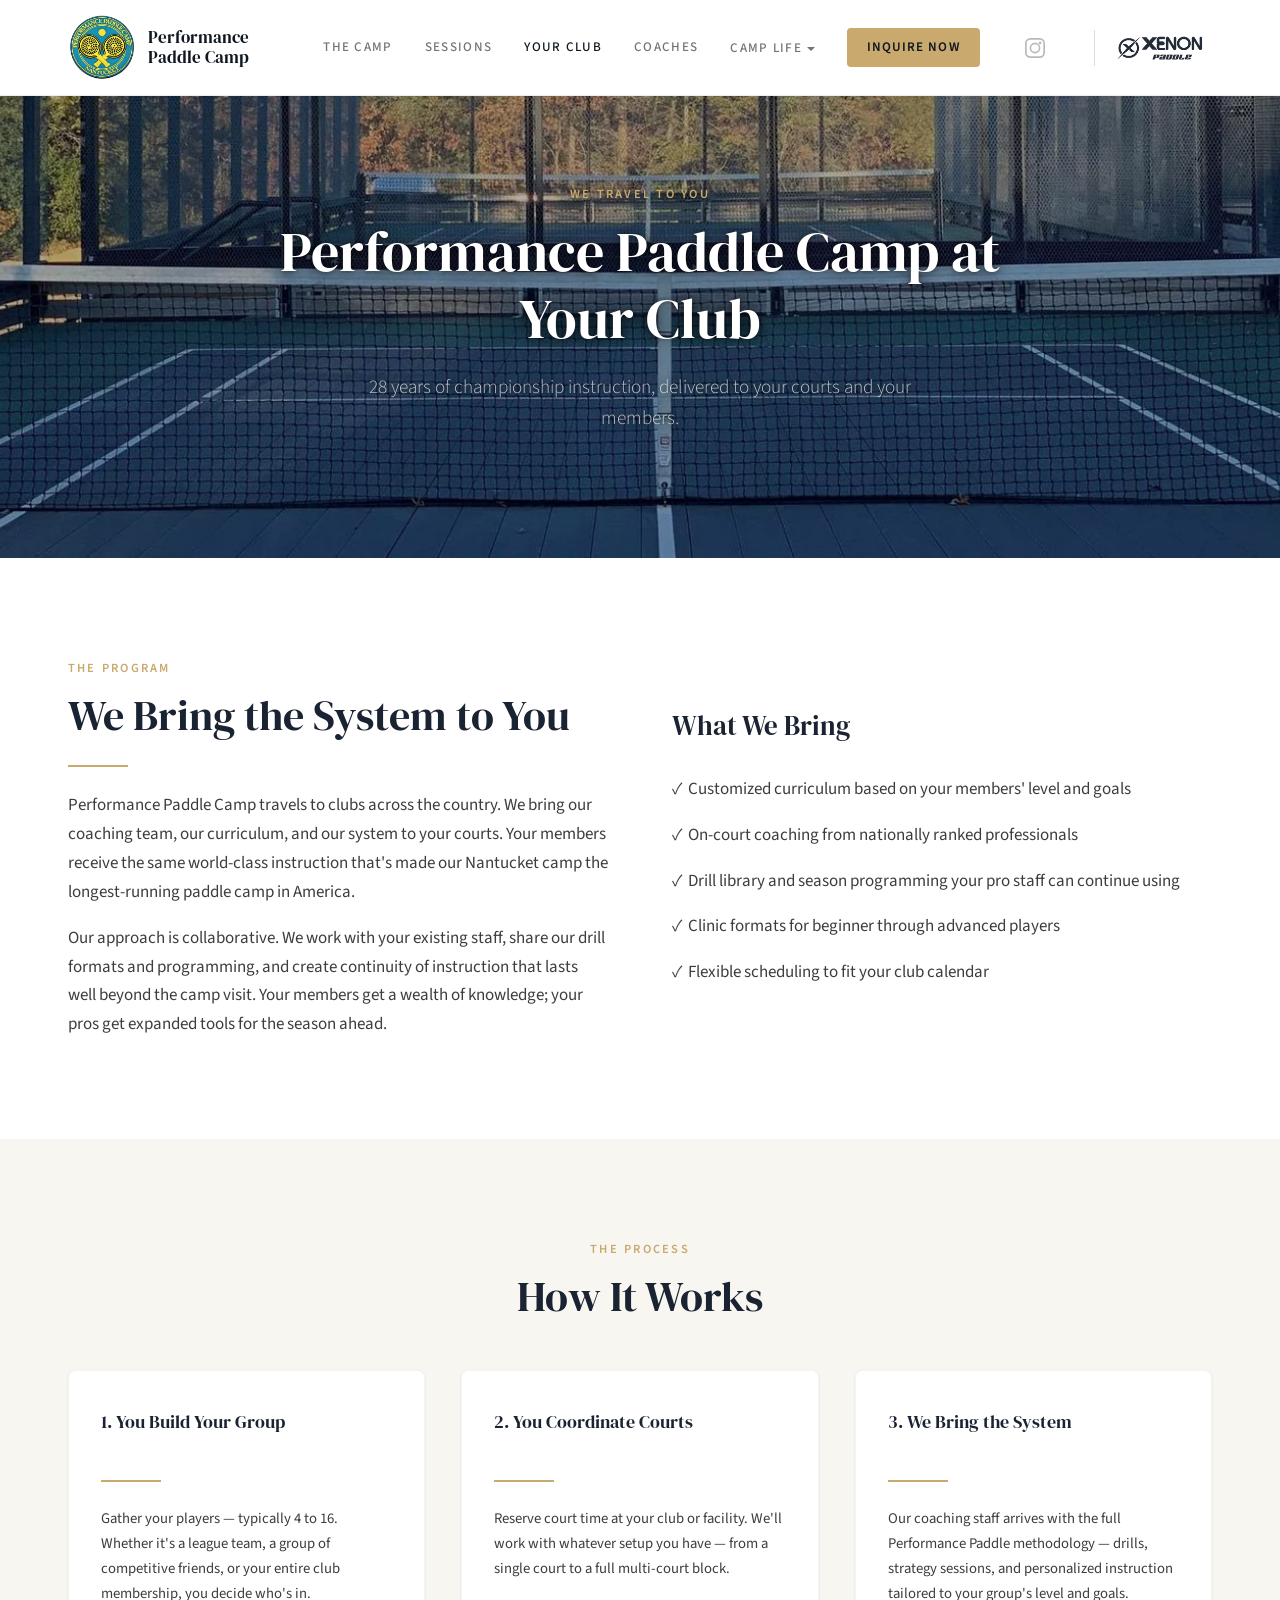
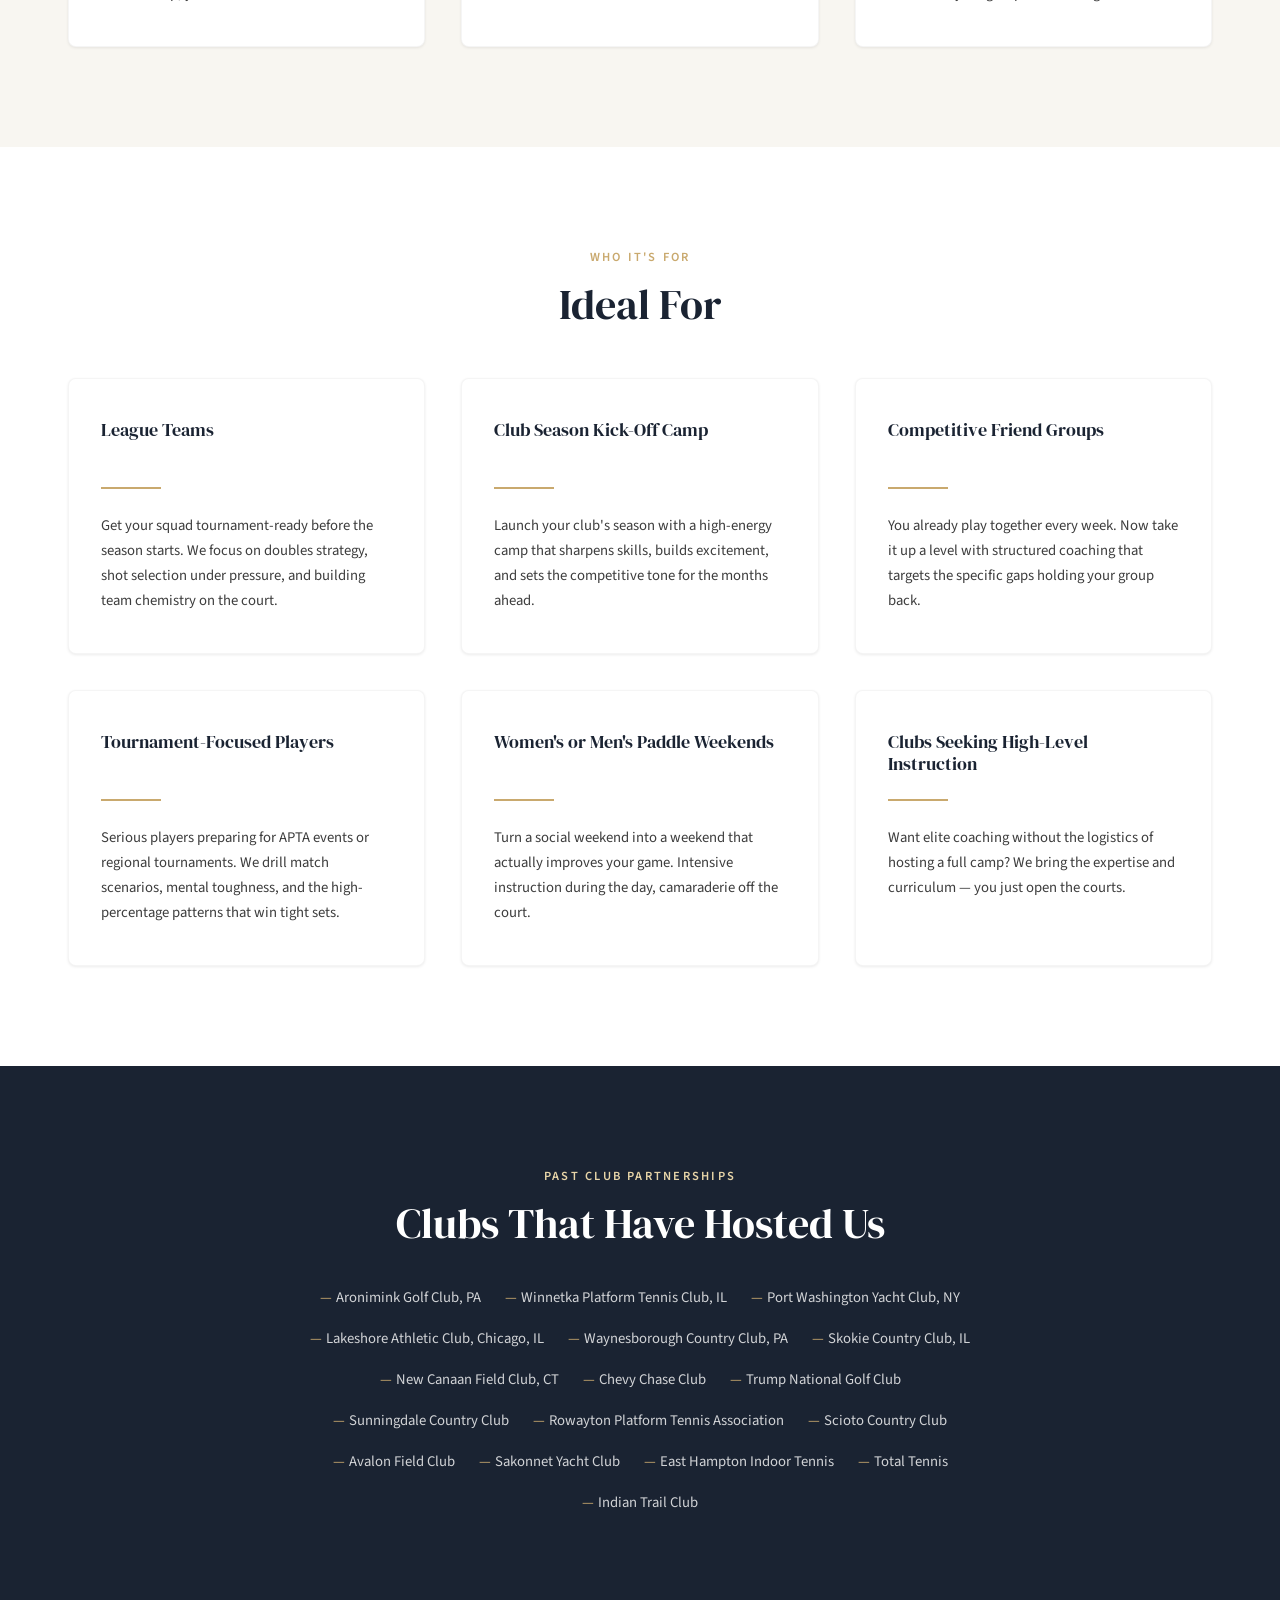
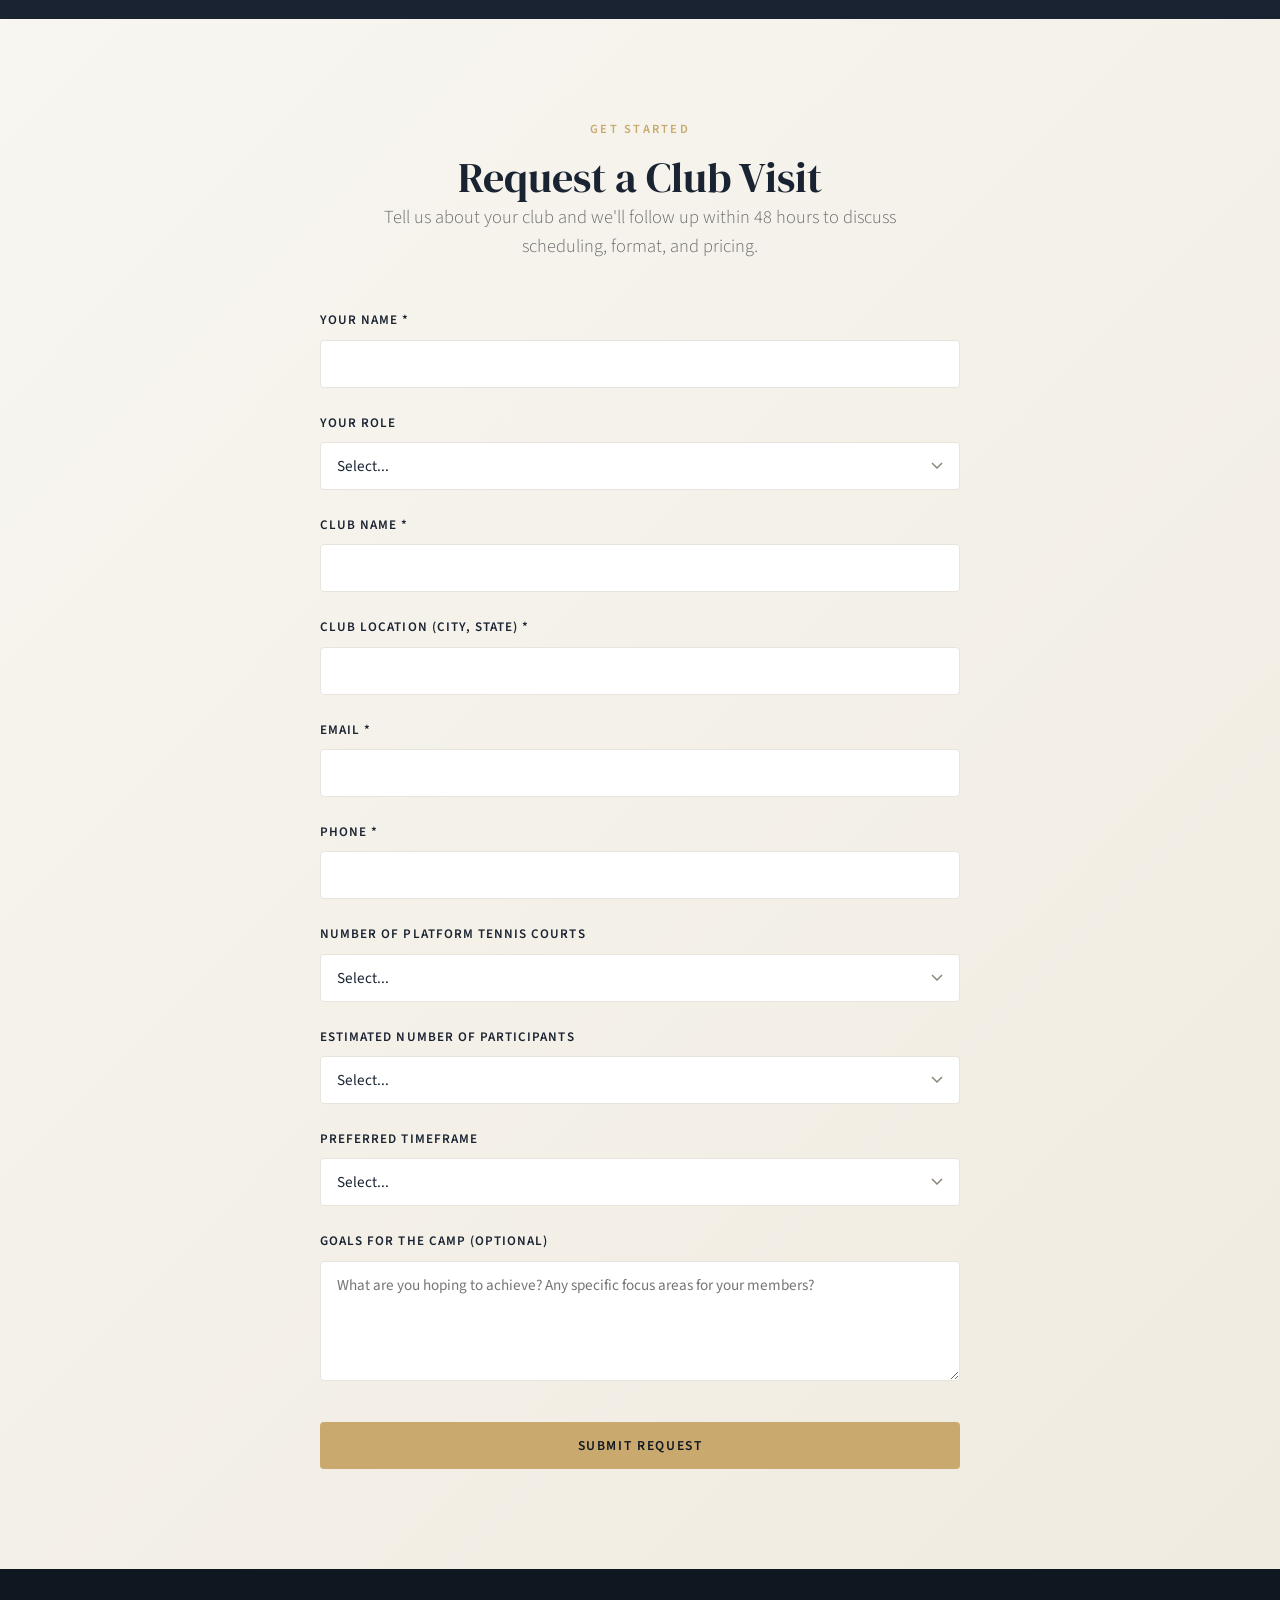
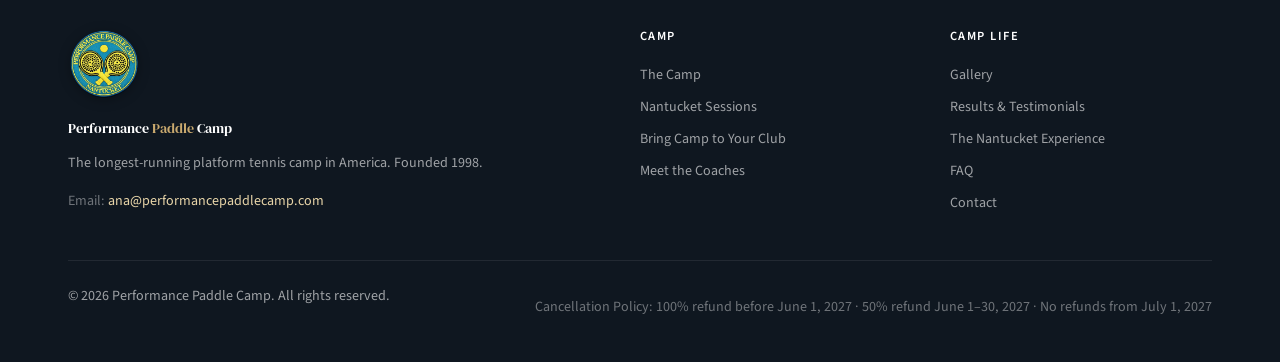
<file: club.html>
<!DOCTYPE html>
<html lang="en">
<head>
  <meta charset="UTF-8">
  <meta name="viewport" content="width=device-width, initial-scale=1.0">
  <title>Bring Camp to Your Club — Performance Paddle Camp</title>
  <meta name="description" content="28 years of championship instruction, delivered to your courts and your members. Book Performance Paddle Camp for your club or facility.">
  <link rel="preconnect" href="https://fonts.googleapis.com">
  <link rel="preconnect" href="https://fonts.gstatic.com" crossorigin>
  <link rel="stylesheet" href="https://fonts.googleapis.com/css2?family=DM+Serif+Display:ital@0;1&family=Source+Sans+3:ital,wght@0,300;0,400;0,500;0,600;0,700;1,400&display=swap" media="print" onload="this.media='all'">
  <noscript><link rel="stylesheet" href="https://fonts.googleapis.com/css2?family=DM+Serif+Display:ital@0;1&family=Source+Sans+3:ital,wght@0,300;0,400;0,500;0,600;0,700;1,400&display=swap"></noscript>
  <link rel="stylesheet" href="style.css">
  <link rel="icon" type="image/x-icon" href="favicon.ico">
  <link rel="icon" type="image/png" sizes="32x32" href="favicon-32x32.png">
  <link rel="icon" type="image/png" sizes="16x16" href="favicon-16x16.png">
  <link rel="apple-touch-icon" href="apple-touch-icon.png">
  <link rel="canonical" href="https://performancepaddlecamp.com/club.html">
  <meta property="og:type" content="website">
  <meta property="og:url" content="https://performancepaddlecamp.com/club.html">
  <meta property="og:title" content="Bring Camp to Your Club — Performance Paddle Camp">
  <meta property="og:description" content="28 years of championship instruction, delivered to your courts and your members. Book Performance Paddle Camp for your club or facility.">
  <meta property="og:image" content="https://performancepaddlecamp.com/logo.png">
  <meta property="og:site_name" content="Performance Paddle Camp">
  <meta name="twitter:card" content="summary">
  <meta name="twitter:title" content="Bring Camp to Your Club — Performance Paddle Camp">
  <meta name="twitter:description" content="28 years of championship instruction, delivered to your courts and your members. Book Performance Paddle Camp for your club or facility.">
  <meta name="twitter:image" content="https://performancepaddlecamp.com/logo.png">
  <meta name="robots" content="index, follow">
  <meta name="theme-color" content="#0f1720">
<script type="application/ld+json">
  {
    "@context": "https://schema.org",
    "@type": "WebPage",
    "name": "Bring Camp to Your Club — Performance Paddle Camp",
    "description": "28 years of championship instruction, delivered to your courts and your members. Book Performance Paddle Camp for your club or facility.",
    "url": "https://performancepaddlecamp.com/club.html",
    "isPartOf": {"@type": "WebSite", "name": "Performance Paddle Camp", "url": "https://performancepaddlecamp.com/"}
  }
  </script>
  <link rel="preload" as="image" href="club-hero.webp">
</head>
<body>

<nav class="nav"><div class="nav__inner"><a href="index.html" class="nav__brand"><img src="logo.webp" alt="Performance Paddle Camp" class="nav__logo" width="68" height="68"><span class="nav__brand-lines"><span class="nav__brand-line1">Performance</span><span class="nav__brand-line2"><span>Paddle</span> Camp</span></span></a><button class="nav__toggle" aria-label="Toggle menu" aria-expanded="false"><span></span><span></span><span></span></button><div class="nav__links"><a href="camp.html">The Camp</a><a href="sessions.html">Sessions</a><a href="club.html">Your Club</a><a href="coaches.html">Coaches</a><div class="nav__dropdown"><button class="nav__dropdown-toggle">Camp Life</button><div class="nav__dropdown-menu"><a href="gallery.html">Gallery</a><a href="results.html">Results &amp; Testimonials</a><a href="faq.html">FAQ</a></div></div><a href="sessions.html" class="nav__cta">Inquire Now</a> <a href="https://www.instagram.com/performancepaddlecamp/" target="_blank" rel="noopener" class="nav__instagram" aria-label="Instagram"><svg xmlns="http://www.w3.org/2000/svg" width="22" height="22" viewBox="0 0 24 24" fill="none" stroke="currentColor" stroke-width="1.8" stroke-linecap="round" stroke-linejoin="round"><rect x="2" y="2" width="20" height="20" rx="5" ry="5"/><circle cx="12" cy="12" r="5"/><circle cx="17.5" cy="6.5" r="1.5" fill="currentColor" stroke="none"/></svg></a>
        <a href="https://xenonpaddle.com" target="_blank" rel="noopener" class="nav__sponsor"><img src="xenon-logo.webp" alt="Xenon Paddle - Official Sponsor" class="nav__sponsor-img"></a></div></div></nav>

<header class="hero hero--short" style="background: var(--navy-deep);">
  <div class="hero__bg" style="background-image: url('club-hero.webp');"></div>
  <div class="hero__content">
    <span class="eyebrow">We Travel to You</span>
    <h1>Performance Paddle Camp at Your Club</h1>
    <p class="subtitle">28 years of championship instruction, delivered to your courts and your members.</p>
  </div>
</header>

<!-- How It Works -->
<section class="section">
  <div class="container">
    <div class="grid-2 fade-in" style="align-items: center; gap: 64px;">
      <div>
        <span class="eyebrow">The Program</span>
        <h2>We Bring the System to You</h2>
        <div class="divider"></div>
        <p>Performance Paddle Camp travels to clubs across the country. We bring our coaching team, our curriculum, and our system to your courts. Your members receive the same world-class instruction that's made our Nantucket camp the longest-running paddle camp in America.</p>
        <p>Our approach is collaborative. We work with your existing staff, share our drill formats and programming, and create continuity of instruction that lasts well beyond the camp visit. Your members get a wealth of knowledge; your pros get expanded tools for the season ahead.</p>
      </div>
      <div>
        <h3 class="mb-md">What We Bring</h3>
        <p>✓ &nbsp;Customized curriculum based on your members' level and goals</p>
        <p>✓ &nbsp;On-court coaching from nationally ranked professionals</p>
        <p>✓ &nbsp;Drill library and season programming your pro staff can continue using</p>
        <p>✓ &nbsp;Clinic formats for beginner through advanced players</p>
        <p>✓ &nbsp;Flexible scheduling to fit your club calendar</p>
      </div>
    </div>
  </div>
</section>

<!-- How It Works -->
<section class="section section--cream">
  <div class="container fade-in">
    <div class="text-center mb-lg">
      <span class="eyebrow">The Process</span>
      <h2>How It Works</h2>
    </div>
    <div class="grid-3">
      <div class="card">
        <h4>1. You Build Your Group</h4>
        <div class="divider"></div>
        <p style="font-size: 0.92rem;">Gather your players — typically 4 to 16. Whether it's a league team, a group of competitive friends, or your entire club membership, you decide who's in.</p>
      </div>
      <div class="card">
        <h4>2. You Coordinate Courts</h4>
        <div class="divider"></div>
        <p style="font-size: 0.92rem;">Reserve court time at your club or facility. We'll work with whatever setup you have — from a single court to a full multi-court block.</p>
      </div>
      <div class="card">
        <h4>3. We Bring the System</h4>
        <div class="divider"></div>
        <p style="font-size: 0.92rem;">Our coaching staff arrives with the full Performance Paddle methodology — drills, strategy sessions, and personalized instruction tailored to your group's level and goals.</p>
      </div>
    </div>
  </div>
</section>

<!-- Ideal For -->
<section class="section">
  <div class="container fade-in">
    <div class="text-center mb-lg">
      <span class="eyebrow">Who It's For</span>
      <h2>Ideal For</h2>
    </div>
    <div class="grid-3">
      <div class="card">
        <h4>League Teams</h4>
        <div class="divider"></div>
        <p style="font-size: 0.92rem;">Get your squad tournament-ready before the season starts. We focus on doubles strategy, shot selection under pressure, and building team chemistry on the court.</p>
      </div>
      <div class="card">
        <h4>Club Season Kick-Off Camp</h4>
        <div class="divider"></div>
        <p style="font-size: 0.92rem;">Launch your club's season with a high-energy camp that sharpens skills, builds excitement, and sets the competitive tone for the months ahead.</p>
      </div>
      <div class="card">
        <h4>Competitive Friend Groups</h4>
        <div class="divider"></div>
        <p style="font-size: 0.92rem;">You already play together every week. Now take it up a level with structured coaching that targets the specific gaps holding your group back.</p>
      </div>
      <div class="card">
        <h4>Tournament-Focused Players</h4>
        <div class="divider"></div>
        <p style="font-size: 0.92rem;">Serious players preparing for APTA events or regional tournaments. We drill match scenarios, mental toughness, and the high-percentage patterns that win tight sets.</p>
      </div>
      <div class="card">
        <h4>Women's or Men's Paddle Weekends</h4>
        <div class="divider"></div>
        <p style="font-size: 0.92rem;">Turn a social weekend into a weekend that actually improves your game. Intensive instruction during the day, camaraderie off the court.</p>
      </div>
      <div class="card">
        <h4>Clubs Seeking High-Level Instruction</h4>
        <div class="divider"></div>
        <p style="font-size: 0.92rem;">Want elite coaching without the logistics of hosting a full camp? We bring the expertise and curriculum — you just open the courts.</p>
      </div>
    </div>
  </div>
</section>

<!-- Past Clubs -->
<section class="section section--navy">
  <div class="container text-center fade-in">
    <span class="eyebrow">Past Club Partnerships</span>
    <h2 class="mb-md">Clubs That Have Hosted Us</h2>
    <ul class="club-list" style="justify-content: center; max-width: 700px; margin: 0 auto;">
      <li>Aronimink Golf Club, PA</li>
      <li>Winnetka Platform Tennis Club, IL</li>
      <li>Port Washington Yacht Club, NY</li>
      <li>Lakeshore Athletic Club, Chicago, IL</li>
      <li>Waynesborough Country Club, PA</li>
      <li>Skokie Country Club, IL</li>
      <li>New Canaan Field Club, CT</li>
      <li>Chevy Chase Club</li>
      <li>Trump National Golf Club</li>
      <li>Sunningdale Country Club</li>
      <li>Rowayton Platform Tennis Association</li>
      <li>Scioto Country Club</li>
      <li>Avalon Field Club</li>
      <li>Sakonnet Yacht Club</li>
      <li>East Hampton Indoor Tennis</li>
      <li>Total Tennis</li>
      <li>Indian Trail Club</li>
    </ul>
  </div>
</section>

<!-- Inquiry Form -->
<!-- Inquiry Form -->
<section class="section section--sand" id="club-inquiry">
  <div class="container">
    <div class="text-center mb-lg fade-in">
      <span class="eyebrow">Get Started</span>
      <h2>Request a Club Visit</h2>
      <p class="subtitle mx-auto">Tell us about your club and we'll follow up within 48 hours to discuss scheduling, format, and pricing.</p>
    </div>
    <div class="form-section fade-in">
      <!-- IMPORTANT: Replace YOUR_FORMSPREE_ID with actual Formspree form ID -->
      <form action="https://formspree.io/f/mojnblrr" method="POST">
        <input type="hidden" name="_subject" value="New Club Visit Inquiry">
        <input type="hidden" name="_next" value="thank-you.html">

        <div class="form-group">
          <label for="contact-name">Your Name *</label>
          <input type="text" id="contact-name" name="contact_name" required>
        </div>

        <div class="form-group">
          <label for="contact-role">Your Role</label>
          <select id="contact-role" name="role">
            <option value="">Select...</option>
            <option value="Club Pro / Director of Racquets">Club Pro / Director of Racquets</option>
            <option value="Team Captain">Team Captain</option>
            <option value="Club Member">Club Member</option>
            <option value="Club Manager / GM">Club Manager / GM</option>
            <option value="Other">Other</option>
          </select>
        </div>

        <div class="form-group">
          <label for="club-name">Club Name *</label>
          <input type="text" id="club-name" name="club_name" required>
        </div>

        <div class="form-group">
          <label for="club-location">Club Location (City, State) *</label>
          <input type="text" id="club-location" name="club_location" required>
        </div>

        <div class="form-group">
          <label for="club-email">Email *</label>
          <input type="email" id="club-email" name="email" required>
        </div>

        <div class="form-group">
          <label for="club-phone">Phone *</label>
          <input type="tel" id="club-phone" name="phone" required>
        </div>

        <div class="form-group">
          <label for="court-count">Number of Platform Tennis Courts</label>
          <select id="court-count" name="court_count">
            <option value="">Select...</option>
            <option value="1">1</option>
            <option value="2">2</option>
            <option value="3">3</option>
            <option value="4">4</option>
            <option value="5">5</option>
            <option value="6+">6+</option>
          </select>
        </div>

        <div class="form-group">
          <label for="participants">Estimated Number of Participants</label>
          <select id="participants" name="estimated_participants">
            <option value="">Select...</option>
            <option value="8-16">8 – 16</option>
            <option value="17-32">17 – 32</option>
            <option value="33-48">33 – 48</option>
            <option value="49+">49+</option>
          </select>
        </div>

        <div class="form-group">
          <label for="timeframe">Preferred Timeframe</label>
          <select id="timeframe" name="preferred_timeframe">
            <option value="">Select...</option>
            <option value="Fall 2026">Fall 2026</option>
            <option value="Winter 2026-27">Winter 2026–27</option>
            <option value="Spring 2027">Spring 2027</option>
            <option value="Fall 2027">Fall 2027</option>
            <option value="Flexible">Flexible</option>
          </select>
        </div>

        <div class="form-group">
          <label for="club-message">Goals for the Camp (optional)</label>
          <textarea id="club-message" name="message" placeholder="What are you hoping to achieve? Any specific focus areas for your members?"></textarea>
        </div>

        <button type="submit" class="btn btn--primary" style="width: 100%; margin-top: 8px;">Submit Request</button>
      </form>
    </div>
  </div>
</section>

<footer class="footer"><div class="container"><div class="footer__inner"><div><img src="logo.webp" alt="Performance Paddle Camp" class="footer__logo" width="72" height="72" loading="lazy"><p class="footer__brand">Performance <span>Paddle</span> Camp</p><p>The longest-running platform tennis camp in America. Founded 1998.</p><p class="mt-sm" style="color: rgba(255,255,255,0.4);">Email: <a href="mailto:ana@performancepaddlecamp.com" style="color: var(--sand-light);">ana@performancepaddlecamp.com</a></p></div><div class="footer__links"><h4>Camp</h4><a href="camp.html">The Camp</a><a href="sessions.html">Nantucket Sessions</a><a href="club.html">Bring Camp to Your Club</a><a href="coaches.html">Meet the Coaches</a></div><div class="footer__links"><h4>Camp Life</h4><a href="gallery.html">Gallery</a><a href="results.html">Results &amp; Testimonials</a><a href="nantucket.html">The Nantucket Experience</a><a href="faq.html">FAQ</a><a href="contact.html">Contact</a></div></div><div class="footer__bottom"><p>© 2026 Performance Paddle Camp. All rights reserved.</p><p class="footer__policy">Cancellation Policy: 100% refund before June 1, 2027 · 50% refund June 1–30, 2027 · No refunds from July 1, 2027</p></div></div></footer>
<script src="main.js"></script>
</body>
</html>
</file>
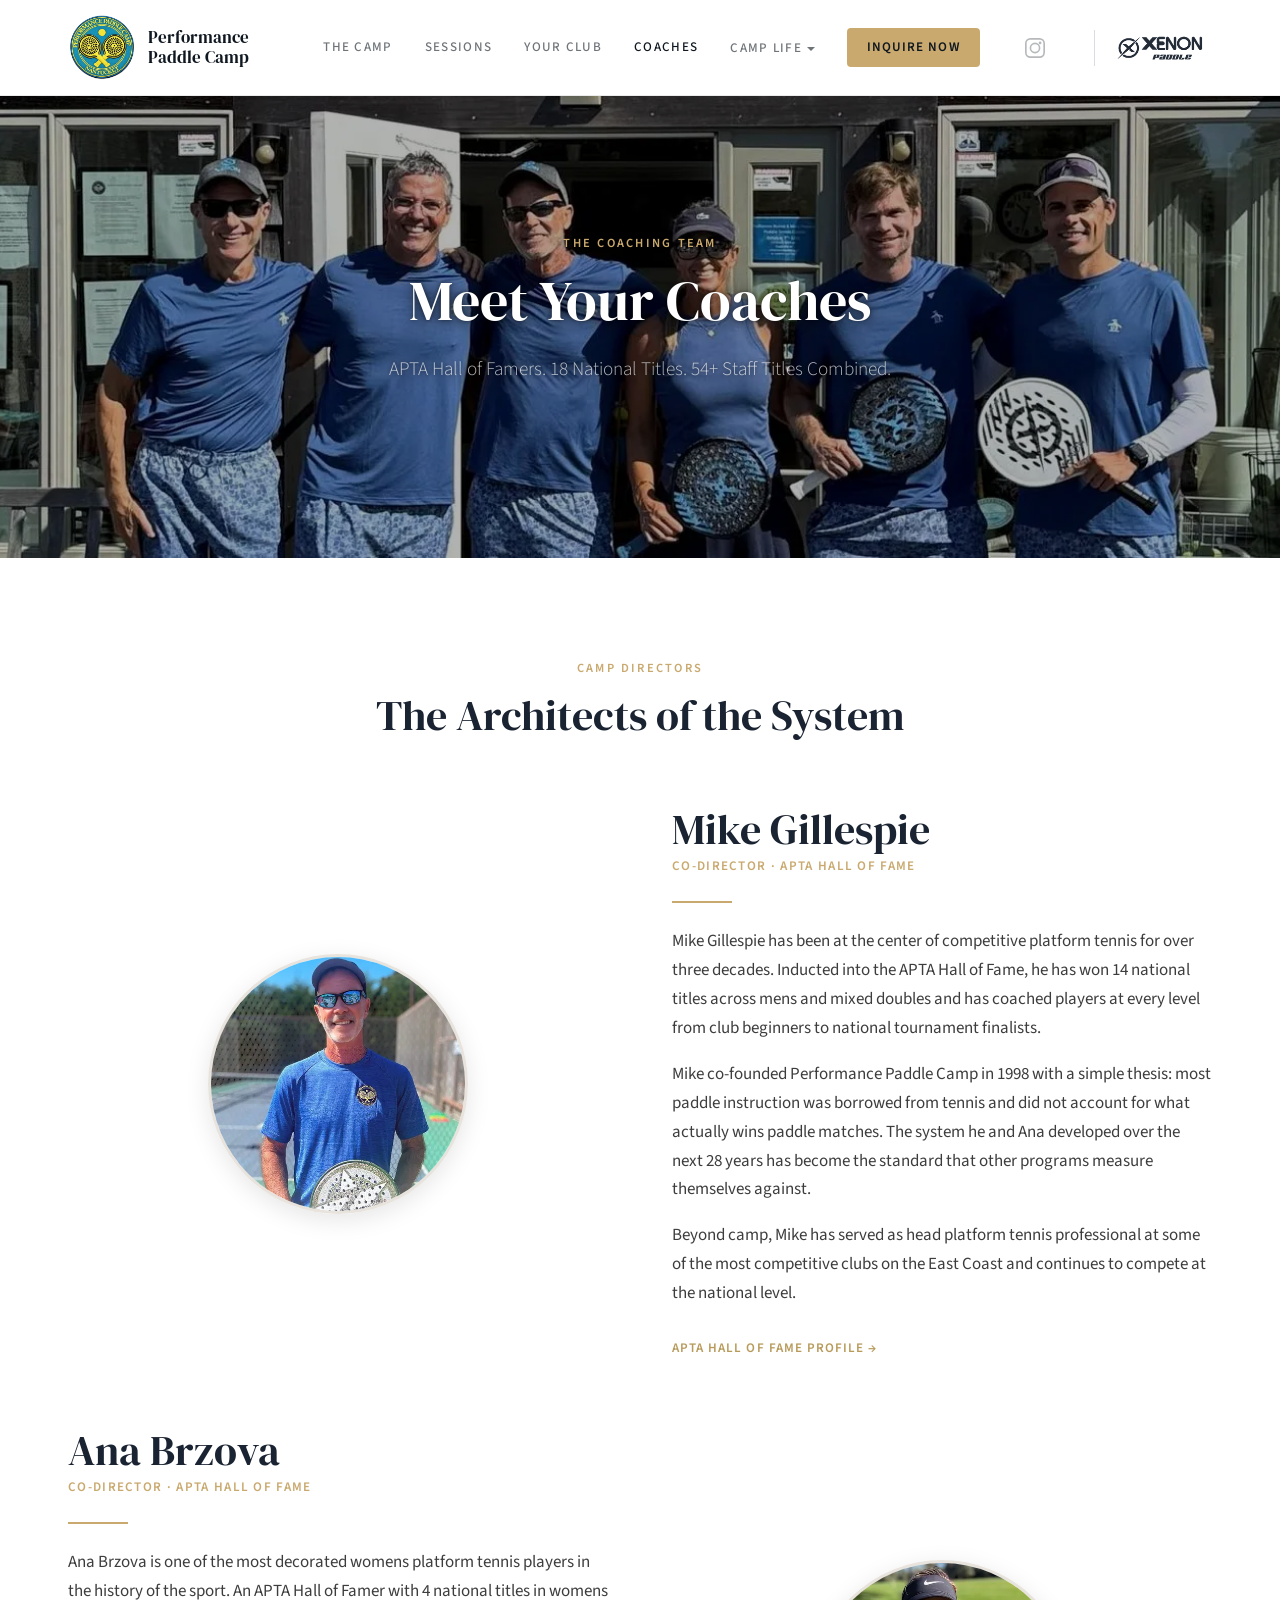
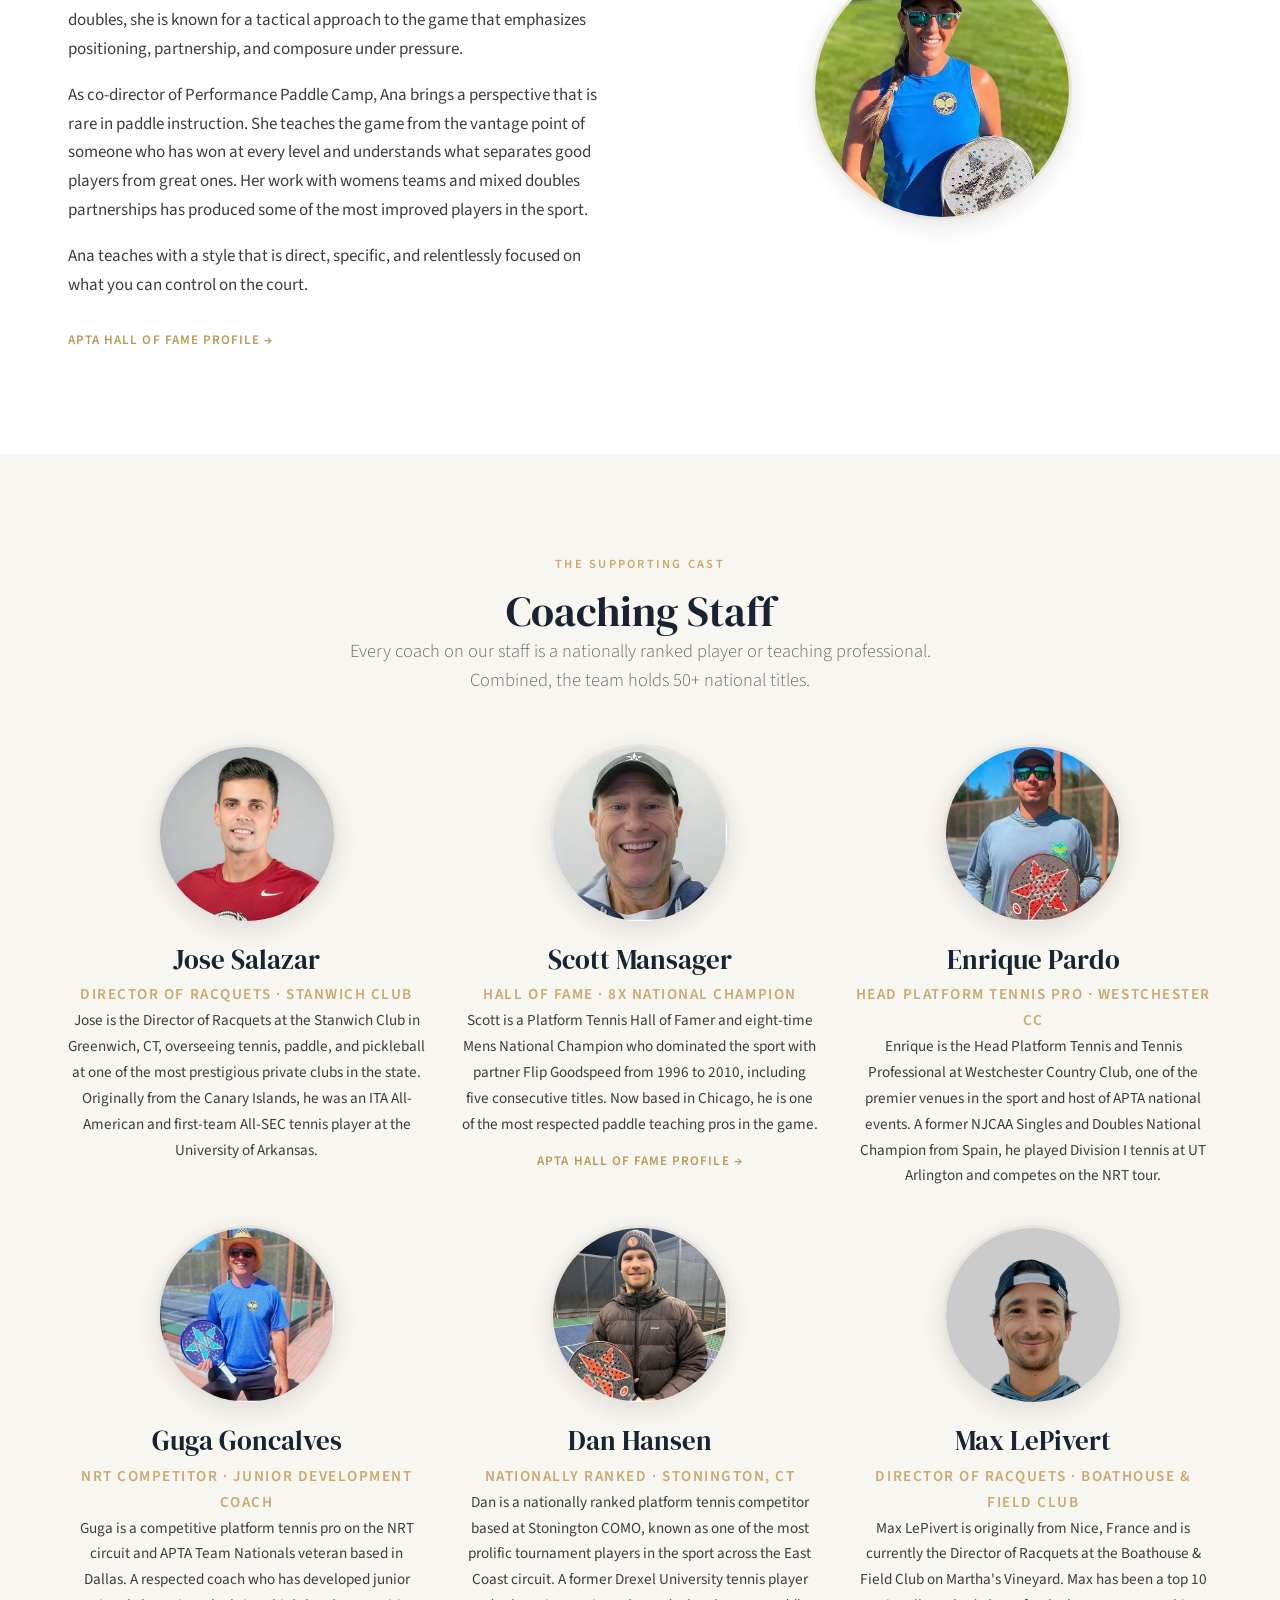
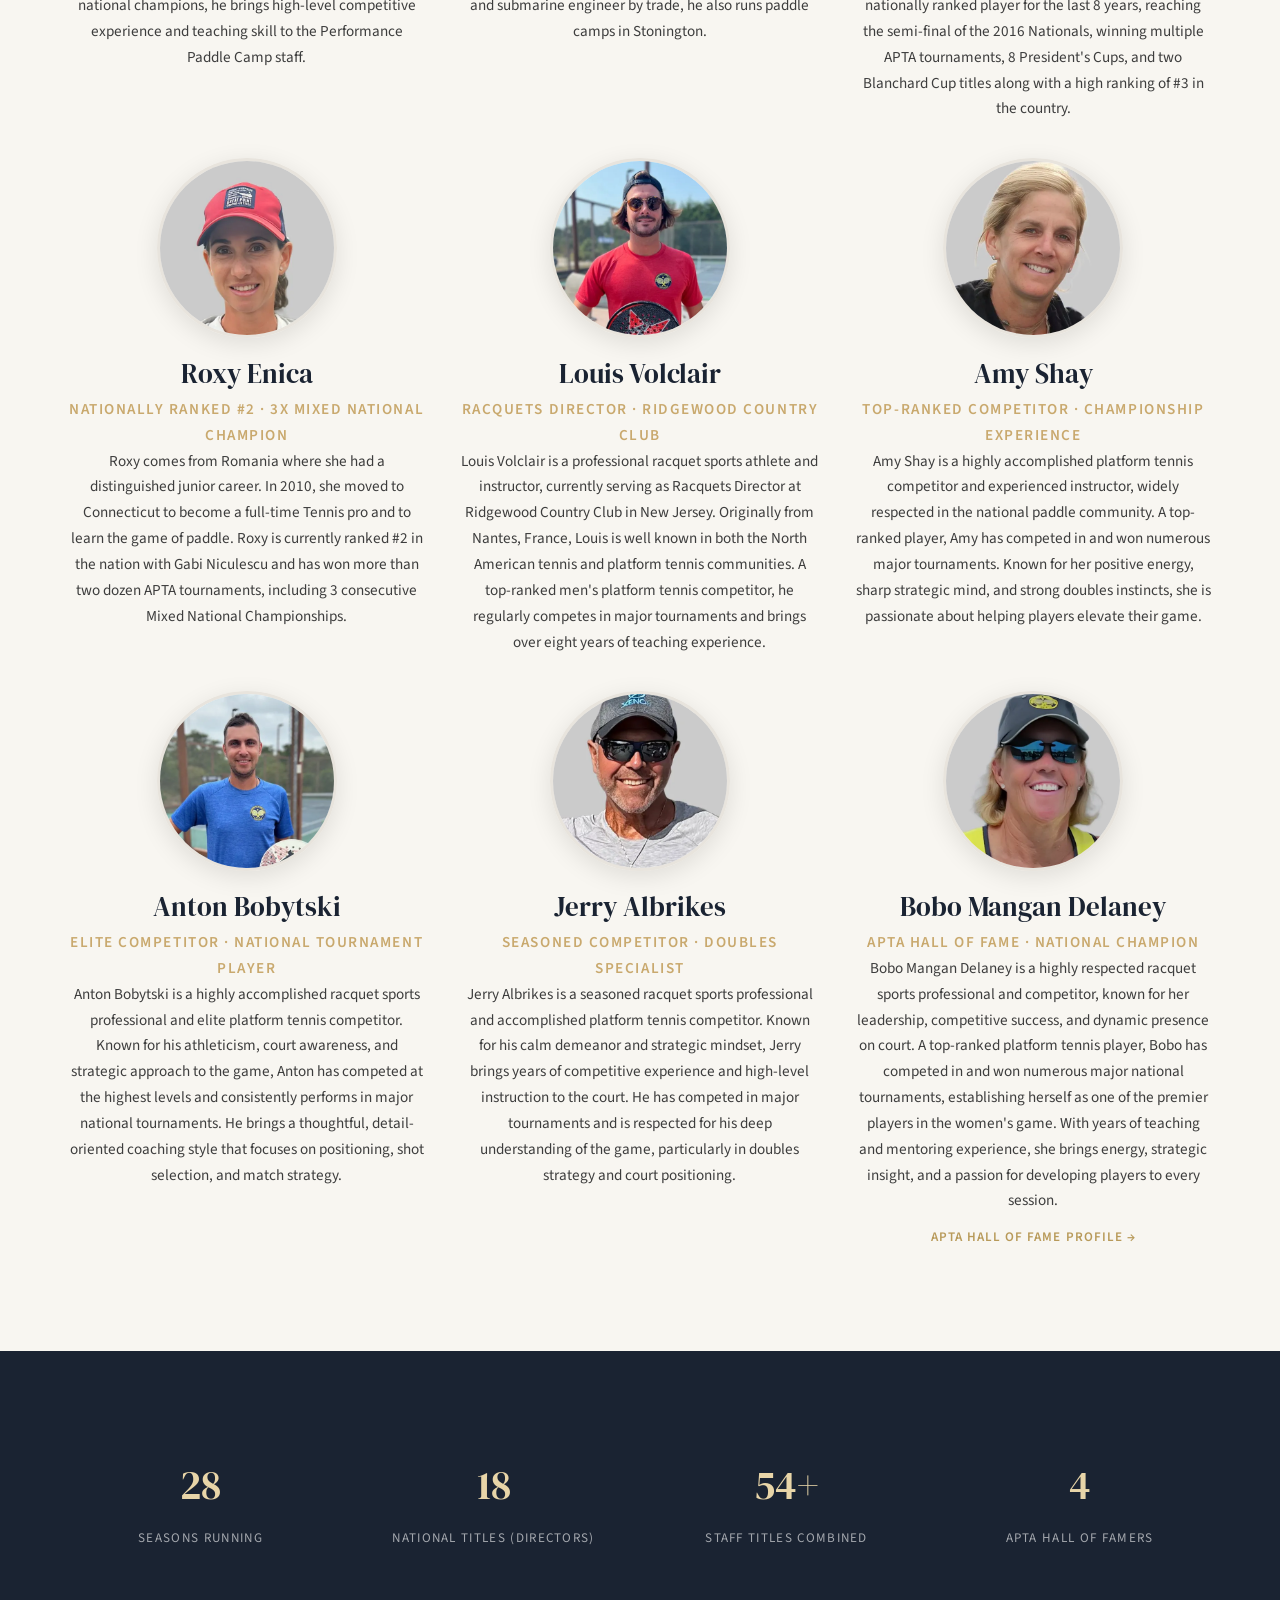
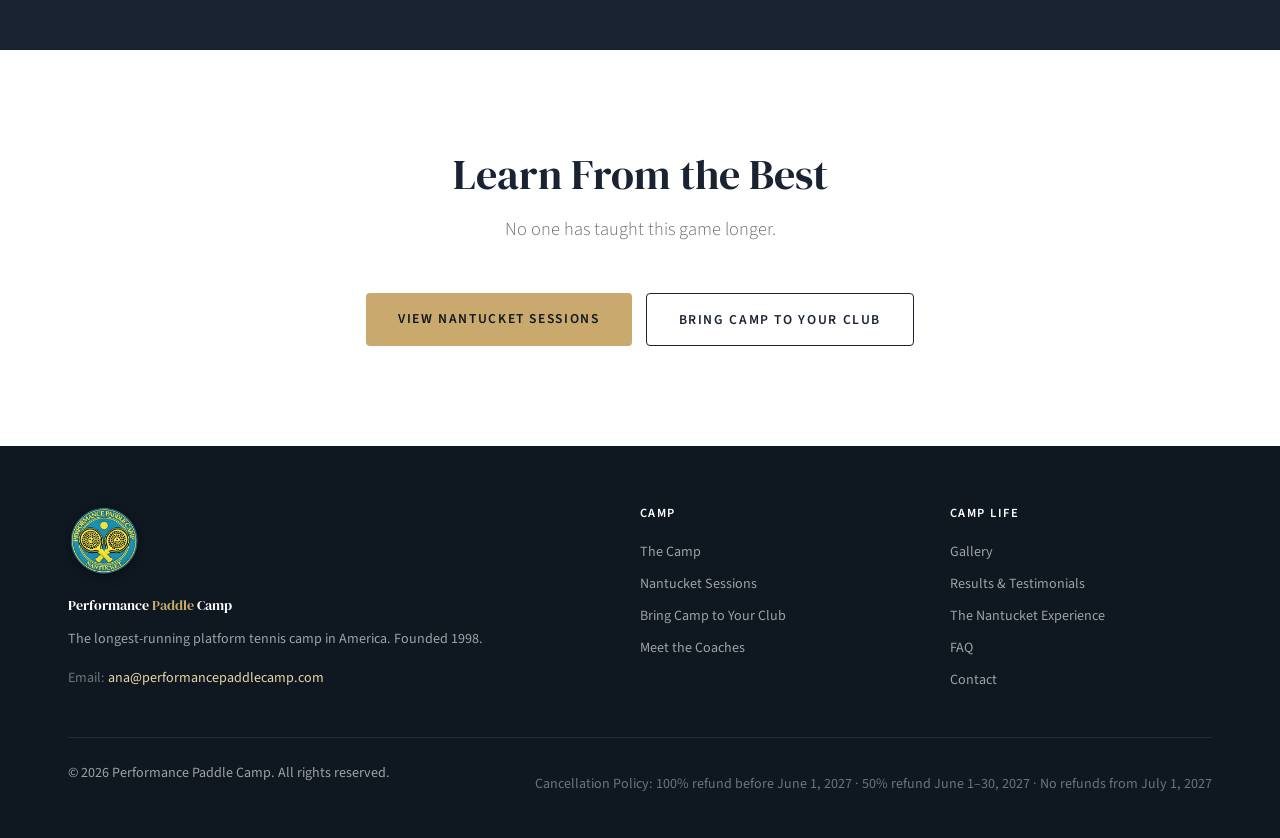
<file: coaches.html>
<!DOCTYPE html>
<html lang="en">
<head>
  <meta charset="UTF-8">
  <meta name="viewport" content="width=device-width, initial-scale=1.0">
  <title>Meet the Coaches &#8212; Performance Paddle Camp</title>
  <meta name="description" content="APTA Hall of Famers Mike Gillespie and Ana Brzova lead a team of national champions and certified instructors at Performance Paddle Camp.">
  <link rel="preconnect" href="https://fonts.googleapis.com">
  <link rel="preconnect" href="https://fonts.gstatic.com" crossorigin>
  <link rel="stylesheet" href="https://fonts.googleapis.com/css2?family=DM+Serif+Display:ital@0;1&family=Source+Sans+3:ital,wght@0,300;0,400;0,500;0,600;0,700;1,400&display=swap" media="print" onload="this.media='all'">
  <noscript><link rel="stylesheet" href="https://fonts.googleapis.com/css2?family=DM+Serif+Display:ital@0;1&family=Source+Sans+3:ital,wght@0,300;0,400;0,500;0,600;0,700;1,400&display=swap"></noscript>
  <link rel="stylesheet" href="style.css">
  <link rel="icon" type="image/x-icon" href="favicon.ico">
  <link rel="icon" type="image/png" sizes="32x32" href="favicon-32x32.png">
  <link rel="icon" type="image/png" sizes="16x16" href="favicon-16x16.png">
  <link rel="apple-touch-icon" href="apple-touch-icon.png">
  <link rel="canonical" href="https://performancepaddlecamp.com/coaches.html">
  <meta property="og:type" content="website">
  <meta property="og:url" content="https://performancepaddlecamp.com/coaches.html">
  <meta property="og:title" content="Meet the Coaches &#8212; Performance Paddle Camp">
  <meta property="og:description" content="APTA Hall of Famers Mike Gillespie and Ana Brzova lead a team of national champions and certified instructors at Performance Paddle Camp.">
  <meta property="og:image" content="https://performancepaddlecamp.com/logo.png">
  <meta property="og:site_name" content="Performance Paddle Camp">
  <meta name="twitter:card" content="summary">
  <meta name="twitter:title" content="Meet the Coaches &#8212; Performance Paddle Camp">
  <meta name="twitter:description" content="APTA Hall of Famers Mike Gillespie and Ana Brzova lead a team of national champions and certified instructors at Performance Paddle Camp.">
  <meta name="twitter:image" content="https://performancepaddlecamp.com/logo.png">
  <meta name="robots" content="index, follow">
  <meta name="theme-color" content="#0f1720">
<script type="application/ld+json">
  {
    "@context": "https://schema.org",
    "@type": "SportsTeam",
    "name": "Performance Paddle Camp Coaching Staff",
    "description": "APTA Hall of Famers and national champions delivering elite platform tennis instruction.",
    "url": "https://performancepaddlecamp.com/coaches.html",
    "sport": "Platform Tennis",
    "coach": [
      {"@type": "Person", "name": "Mike Gillespie", "jobTitle": "Co-Director"},
      {"@type": "Person", "name": "Ana Brzova", "jobTitle": "Co-Director"}
    ]
  }
  </script>
  <link rel="preload" as="image" href="coaches.webp">
</head>
<body>

<nav class="nav" role="navigation" aria-label="Main navigation">
  <div class="nav__inner">
    <a href="index.html" class="nav__brand"><img src="logo.webp" alt="Performance Paddle Camp" class="nav__logo" width="68" height="68"><span class="nav__brand-lines"><span class="nav__brand-line1">Performance</span><span class="nav__brand-line2"><span>Paddle</span> Camp</span></span></a>
    <button class="nav__toggle" aria-label="Toggle menu" aria-expanded="false"><span></span><span></span><span></span></button>
    <div class="nav__links">
      <a href="camp.html">The Camp</a>
      <a href="sessions.html">Sessions</a>
      <a href="club.html">Your Club</a>
      <a href="coaches.html">Coaches</a>
      <div class="nav__dropdown">
        <button class="nav__dropdown-toggle">Camp Life</button>
        <div class="nav__dropdown-menu">
          <a href="gallery.html">Gallery</a>
          <a href="results.html">Results &amp; Testimonials</a>
          <a href="faq.html">FAQ</a>
        </div>
      </div>
      <a href="sessions.html" class="nav__cta">Inquire Now</a>
      <a href="https://www.instagram.com/performancepaddlecamp/" target="_blank" rel="noopener" class="nav__instagram" aria-label="Instagram"><svg xmlns="http://www.w3.org/2000/svg" width="22" height="22" viewBox="0 0 24 24" fill="none" stroke="currentColor" stroke-width="1.8" stroke-linecap="round" stroke-linejoin="round"><rect x="2" y="2" width="20" height="20" rx="5" ry="5"/><circle cx="12" cy="12" r="5"/><circle cx="17.5" cy="6.5" r="1.5" fill="currentColor" stroke="none"/></svg></a>
        <a href="https://xenonpaddle.com" target="_blank" rel="noopener" class="nav__sponsor"><img src="xenon-logo.webp" alt="Xenon Paddle - Official Sponsor" class="nav__sponsor-img"></a>
    </div>
  </div>
</nav>

<header class="hero hero--short" style="background: var(--navy-deep);">
  <div class="hero__bg" style="background-image: url('coaches.webp');"></div>
  <div class="hero__content">
    <span class="eyebrow">The Coaching Team</span>
    <h1>Meet Your Coaches</h1>
    <p class="subtitle">APTA Hall of Famers. 18 National Titles. 54+ Staff Titles Combined.</p>
  </div>
</header>

<section class="section">
  <div class="container">
    <div class="text-center mb-xl fade-in">
      <span class="eyebrow">Camp Directors</span>
      <h2>The Architects of the System</h2>
    </div>

    <div class="grid-2 fade-in mb-xl" style="align-items: center; gap: 64px;">
      <div class="text-center">
        <img src="mike-gillespie.webp" alt="Mike Gillespie" class="coach__photo-img" loading="lazy">
      </div>
      <div>
        <h2>Mike Gillespie</h2>
        <p class="coach__title" style="text-align: left;">Co-Director &middot; APTA Hall of Fame</p>
        <div class="divider"></div>
        <p>Mike Gillespie has been at the center of competitive platform tennis for over three decades. Inducted into the APTA Hall of Fame, he has won 14 national titles across mens and mixed doubles and has coached players at every level from club beginners to national tournament finalists.</p>
        <p>Mike co-founded Performance Paddle Camp in 1998 with a simple thesis: most paddle instruction was borrowed from tennis and did not account for what actually wins paddle matches. The system he and Ana developed over the next 28 years has become the standard that other programs measure themselves against.</p>
        <p>Beyond camp, Mike has served as head platform tennis professional at some of the most competitive clubs on the East Coast and continues to compete at the national level.</p>
        <a href="https://platformtennishalloffame.org/inductee/michael-gillespie/" target="_blank" rel="noopener" class="coach__hof-link">APTA Hall of Fame Profile →</a>
      </div>
    </div>

    <div class="grid-2 fade-in coach-grid--reverse" style="align-items: center; gap: 64px;">
      <div class="coach-grid__photo text-center">
        <img src="ana-brzova.webp" alt="Ana Brzova" class="coach__photo-img" loading="lazy">
      </div>
      <div class="coach-grid__bio">
        <h2>Ana Brzova</h2>
        <p class="coach__title" style="text-align: left;">Co-Director &middot; APTA Hall of Fame</p>
        <div class="divider"></div>
        <p>Ana Brzova is one of the most decorated womens platform tennis players in the history of the sport. An APTA Hall of Famer with 4 national titles in womens doubles, she is known for a tactical approach to the game that emphasizes positioning, partnership, and composure under pressure.</p>
        <p>As co-director of Performance Paddle Camp, Ana brings a perspective that is rare in paddle instruction. She teaches the game from the vantage point of someone who has won at every level and understands what separates good players from great ones. Her work with womens teams and mixed doubles partnerships has produced some of the most improved players in the sport.</p>
        <p>Ana teaches with a style that is direct, specific, and relentlessly focused on what you can control on the court.</p>
        <a href="https://platformtennishalloffame.org/inductee/ana-brzova/" target="_blank" rel="noopener" class="coach__hof-link">APTA Hall of Fame Profile →</a>
      </div>
    </div>
  </div>
</section>

<section class="section section--cream">
  <div class="container">
    <div class="text-center mb-lg fade-in">
      <span class="eyebrow">The Supporting Cast</span>
      <h2>Coaching Staff</h2>
      <p class="subtitle mx-auto">Every coach on our staff is a nationally ranked player or teaching professional. Combined, the team holds 50+ national titles.</p>
    </div>

    <div class="grid-3 fade-in">
      <div class="coach">
        <img src="jose-salazar.webp" alt="Jose Salazar" class="coach__photo-img coach__photo-img--staff" loading="lazy">
        <h3>Jose Salazar</h3>
        <p class="coach__title">Director of Racquets &middot; Stanwich Club</p>
        <p>Jose is the Director of Racquets at the Stanwich Club in Greenwich, CT, overseeing tennis, paddle, and pickleball at one of the most prestigious private clubs in the state. Originally from the Canary Islands, he was an ITA All-American and first-team All-SEC tennis player at the University of Arkansas.</p>
      </div>

      <div class="coach">
        <img src="scott-mansager.webp" alt="Scott Mansager" class="coach__photo-img coach__photo-img--staff" loading="lazy">
        <h3>Scott Mansager</h3>
        <p class="coach__title">Hall of Fame &middot; 8x National Champion</p>
        <p>Scott is a Platform Tennis Hall of Famer and eight-time Mens National Champion who dominated the sport with partner Flip Goodspeed from 1996 to 2010, including five consecutive titles. Now based in Chicago, he is one of the most respected paddle teaching pros in the game.</p>
        <a href="https://platformtennishalloffame.org/inductee/scott-m-mansager/" target="_blank" rel="noopener" class="coach__hof-link">APTA Hall of Fame Profile →</a>
      </div>

      <div class="coach">
        <img src="enrique-pardo.webp" alt="Enrique Pardo" class="coach__photo-img coach__photo-img--staff" loading="lazy">
        <h3>Enrique Pardo</h3>
        <p class="coach__title">Head Platform Tennis Pro &middot; Westchester CC</p>
        <p>Enrique is the Head Platform Tennis and Tennis Professional at Westchester Country Club, one of the premier venues in the sport and host of APTA national events. A former NJCAA Singles and Doubles National Champion from Spain, he played Division I tennis at UT Arlington and competes on the NRT tour.</p>
      </div>

      <div class="coach">
        <img src="guga-goncalves.webp" alt="Guga Goncalves" class="coach__photo-img coach__photo-img--staff" loading="lazy">
        <h3>Guga Goncalves</h3>
        <p class="coach__title">NRT Competitor &middot; Junior Development Coach</p>
        <p>Guga is a competitive platform tennis pro on the NRT circuit and APTA Team Nationals veteran based in Dallas. A respected coach who has developed junior national champions, he brings high-level competitive experience and teaching skill to the Performance Paddle Camp staff.</p>
      </div>

      <div class="coach">
        <img src="dan-hansen.webp" alt="Dan Hansen" class="coach__photo-img coach__photo-img--staff" loading="lazy">
        <h3>Dan Hansen</h3>
        <p class="coach__title">Nationally Ranked &middot; Stonington, CT</p>
        <p>Dan is a nationally ranked platform tennis competitor based at Stonington COMO, known as one of the most prolific tournament players in the sport across the East Coast circuit. A former Drexel University tennis player and submarine engineer by trade, he also runs paddle camps in Stonington.</p>
      </div>

      <div class="coach">
        <img src="max-lepivert.webp" alt="Max LePivert" class="coach__photo-img coach__photo-img--staff" loading="lazy">
        <h3>Max LePivert</h3>
        <p class="coach__title">Director of Racquets &middot; Boathouse &amp; Field Club</p>
        <p>Max LePivert is originally from Nice, France and is currently the Director of Racquets at the Boathouse &amp; Field Club on Martha's Vineyard. Max has been a top 10 nationally ranked player for the last 8 years, reaching the semi-final of the 2016 Nationals, winning multiple APTA tournaments, 8 President's Cups, and two Blanchard Cup titles along with a high ranking of #3 in the country.</p>
      </div>

      <div class="coach">
        <img src="roxy-enica.webp" alt="Roxy Enica" class="coach__photo-img coach__photo-img--staff" loading="lazy">
        <h3>Roxy Enica</h3>
        <p class="coach__title">Nationally Ranked #2 &middot; 3x Mixed National Champion</p>
        <p>Roxy comes from Romania where she had a distinguished junior career. In 2010, she moved to Connecticut to become a full-time Tennis pro and to learn the game of paddle. Roxy is currently ranked #2 in the nation with Gabi Niculescu and has won more than two dozen APTA tournaments, including 3 consecutive Mixed National Championships.</p>
      </div>

      <div class="coach">
        <img src="louis-volclair.webp" alt="Louis Volclair" class="coach__photo-img coach__photo-img--staff" loading="lazy">
        <h3>Louis Volclair</h3>
        <p class="coach__title">Racquets Director &middot; Ridgewood Country Club</p>
        <p>Louis Volclair is a professional racquet sports athlete and instructor, currently serving as Racquets Director at Ridgewood Country Club in New Jersey. Originally from Nantes, France, Louis is well known in both the North American tennis and platform tennis communities. A top-ranked men's platform tennis competitor, he regularly competes in major tournaments and brings over eight years of teaching experience.</p>
      </div>

      <div class="coach">
        <img src="amy-shay.webp" alt="Amy Shay" class="coach__photo-img coach__photo-img--staff" loading="lazy">
        <h3>Amy Shay</h3>
        <p class="coach__title">Top-Ranked Competitor &middot; Championship Experience</p>
        <p>Amy Shay is a highly accomplished platform tennis competitor and experienced instructor, widely respected in the national paddle community. A top-ranked player, Amy has competed in and won numerous major tournaments. Known for her positive energy, sharp strategic mind, and strong doubles instincts, she is passionate about helping players elevate their game.</p>
      </div>

      <div class="coach">
        <img src="anton-bobytski.webp" alt="Anton Bobytski" class="coach__photo-img coach__photo-img--staff" loading="lazy">
        <h3>Anton Bobytski</h3>
        <p class="coach__title">Elite Competitor &middot; National Tournament Player</p>
        <p>Anton Bobytski is a highly accomplished racquet sports professional and elite platform tennis competitor. Known for his athleticism, court awareness, and strategic approach to the game, Anton has competed at the highest levels and consistently performs in major national tournaments. He brings a thoughtful, detail-oriented coaching style that focuses on positioning, shot selection, and match strategy.</p>
      </div>

      <div class="coach">
        <img src="jerry-albrikes.webp" alt="Jerry Albrikes" class="coach__photo-img coach__photo-img--staff" loading="lazy">
        <h3>Jerry Albrikes</h3>
        <p class="coach__title">Seasoned Competitor &middot; Doubles Specialist</p>
        <p>Jerry Albrikes is a seasoned racquet sports professional and accomplished platform tennis competitor. Known for his calm demeanor and strategic mindset, Jerry brings years of competitive experience and high-level instruction to the court. He has competed in major tournaments and is respected for his deep understanding of the game, particularly in doubles strategy and court positioning.</p>
      </div>

      <div class="coach">
        <img src="bobo-delaney.webp" alt="Bobo Mangan Delaney" class="coach__photo-img coach__photo-img--staff" loading="lazy">
        <h3>Bobo Mangan Delaney</h3>
        <p class="coach__title">APTA Hall of Fame &middot; National Champion</p>
        <p>Bobo Mangan Delaney is a highly respected racquet sports professional and competitor, known for her leadership, competitive success, and dynamic presence on court. A top-ranked platform tennis player, Bobo has competed in and won numerous major national tournaments, establishing herself as one of the premier players in the women's game. With years of teaching and mentoring experience, she brings energy, strategic insight, and a passion for developing players to every session.</p>
        <a href="https://platformtennishalloffame.org/inductee/bobo-delaney-mangan/" target="_blank" rel="noopener" class="coach__hof-link">APTA Hall of Fame Profile →</a>
      </div>
    </div>
  </div>
</section>

<section class="section section--navy">
  <div class="container">
    <div class="grid-4 fade-in text-center">
      <div>
        <p style="font-family: var(--font-display); font-size: 2.5rem; color: var(--sand-light); margin-bottom: 8px;">28</p>
        <p style="font-size: 0.82rem; text-transform: uppercase; letter-spacing: 0.1em; color: rgba(255,255,255,0.6);">Seasons Running</p>
      </div>
      <div>
        <p style="font-family: var(--font-display); font-size: 2.5rem; color: var(--sand-light); margin-bottom: 8px;">18</p>
        <p style="font-size: 0.82rem; text-transform: uppercase; letter-spacing: 0.1em; color: rgba(255,255,255,0.6);">National Titles (Directors)</p>
      </div>
      <div>
        <p style="font-family: var(--font-display); font-size: 2.5rem; color: var(--sand-light); margin-bottom: 8px;">54+</p>
        <p style="font-size: 0.82rem; text-transform: uppercase; letter-spacing: 0.1em; color: rgba(255,255,255,0.6);">Staff Titles Combined</p>
      </div>
      <div>
        <p style="font-family: var(--font-display); font-size: 2.5rem; color: var(--sand-light); margin-bottom: 8px;">4</p>
        <p style="font-size: 0.82rem; text-transform: uppercase; letter-spacing: 0.1em; color: rgba(255,255,255,0.6);">APTA Hall of Famers</p>
      </div>
    </div>
  </div>
</section>

<section class="section text-center">
  <div class="container fade-in">
    <h2>Learn From the Best</h2>
    <p class="subtitle mx-auto mt-sm mb-lg">No one has taught this game longer.</p>
    <div class="btn-group">
      <a href="sessions.html" class="btn btn--primary">View Nantucket Sessions</a>
      <a href="club.html" class="btn btn--outline-dark">Bring Camp to Your Club</a>
    </div>
  </div>
</section>

<footer class="footer">
  <div class="container">
    <div class="footer__inner">
      <div>
        <img src="logo.webp" alt="Performance Paddle Camp" class="footer__logo" width="72" height="72" loading="lazy">
        <p class="footer__brand">Performance <span>Paddle</span> Camp</p>
        <p>The longest-running platform tennis camp in America. Founded 1998.</p>
        <p class="mt-sm" style="color: rgba(255,255,255,0.4);">Email: <a href="mailto:ana@performancepaddlecamp.com" style="color: var(--sand-light);">ana@performancepaddlecamp.com</a></p>
      </div>
      <div class="footer__links">
        <h4>Camp</h4>
        <a href="camp.html">The Camp</a>
        <a href="sessions.html">Nantucket Sessions</a>
        <a href="club.html">Bring Camp to Your Club</a>
        <a href="coaches.html">Meet the Coaches</a>
      </div>
      <div class="footer__links">
        <h4>Camp Life</h4>
        <a href="gallery.html">Gallery</a>
        <a href="results.html">Results &amp; Testimonials</a>
        <a href="nantucket.html">The Nantucket Experience</a>
        <a href="faq.html">FAQ</a>
        <a href="contact.html">Contact</a>
      </div>
    </div>
    <div class="footer__bottom">
      <p>&#169; 2026 Performance Paddle Camp. All rights reserved.</p>
      <p class="footer__policy">Cancellation Policy: 100% refund before June 1, 2027 · 50% refund June 1–30, 2027 · No refunds from July 1, 2027</p>
    </div>
  </div>
</footer>

<script src="main.js"></script>
</body>
</html>
</file>
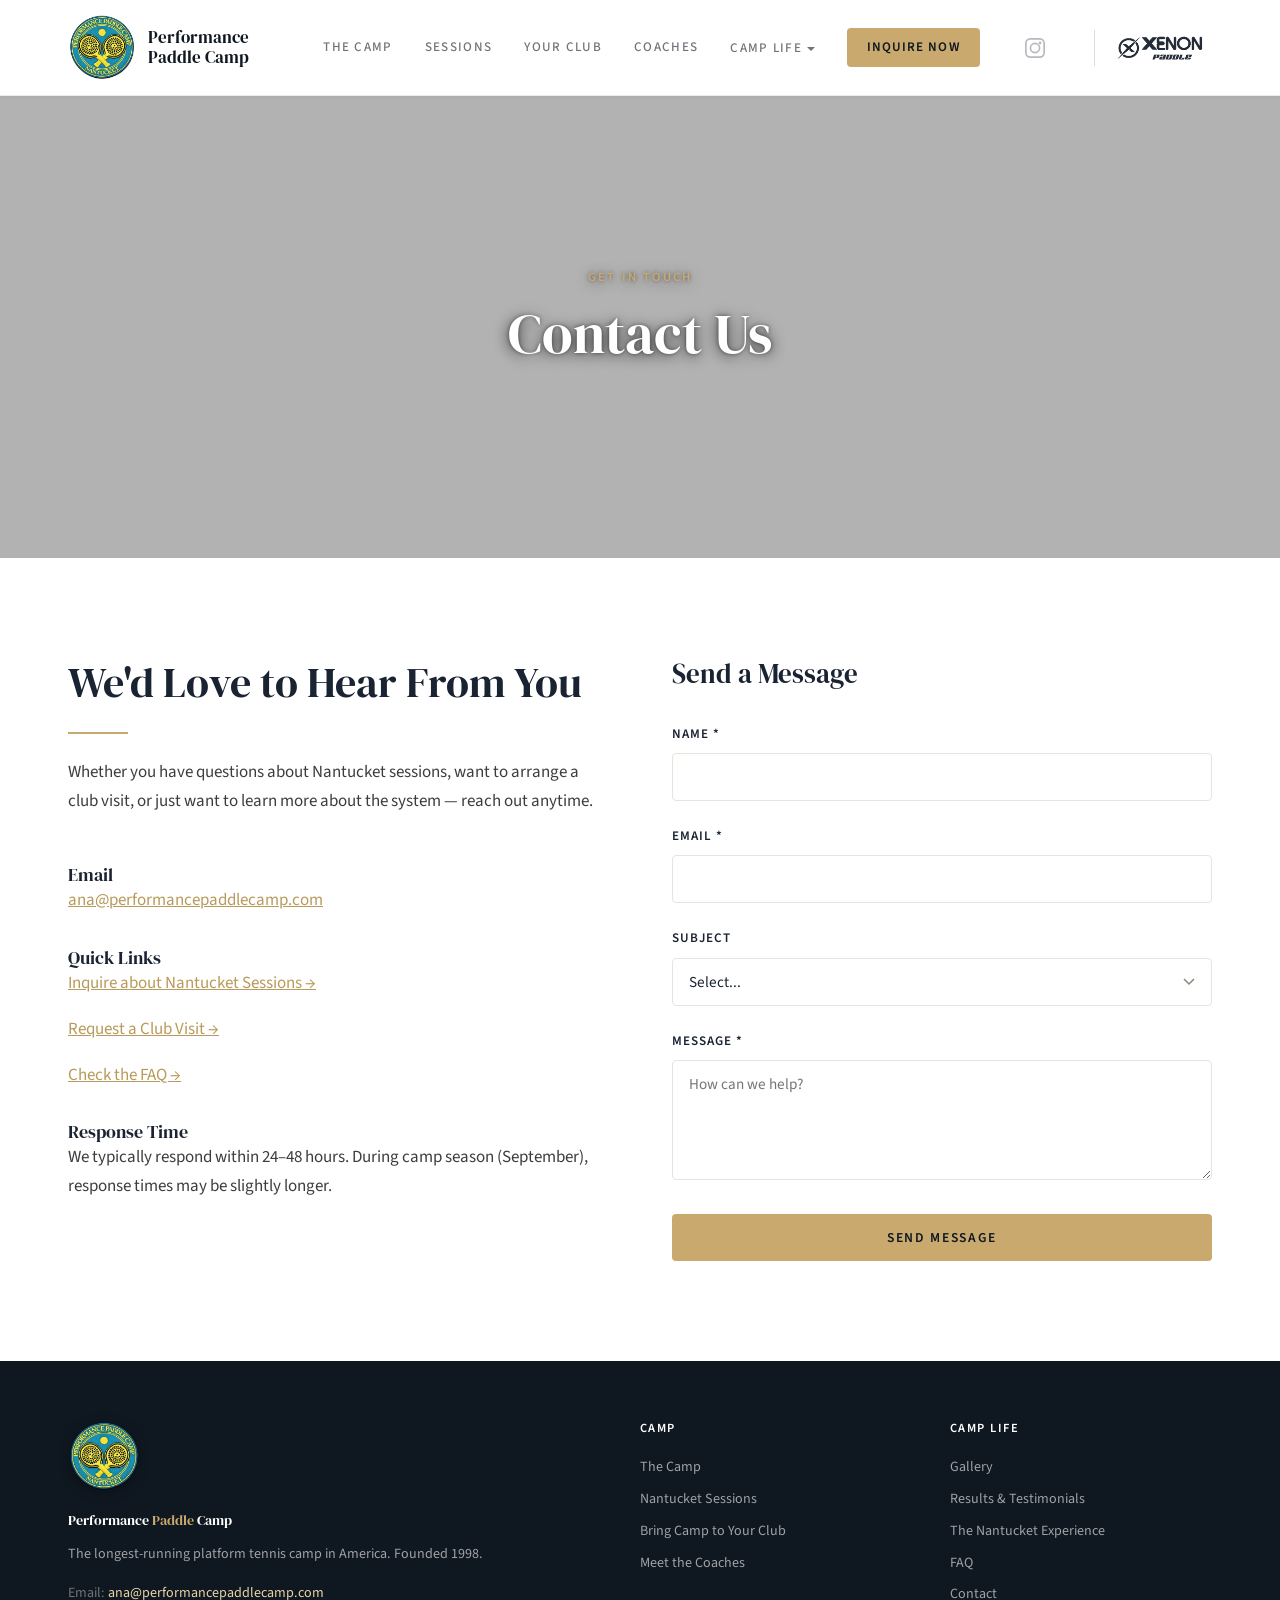
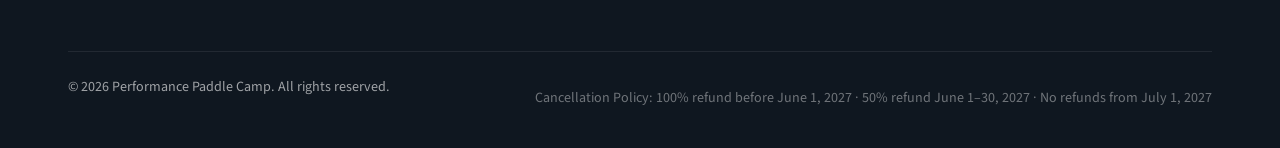
<file: contact.html>
<!DOCTYPE html>
<html lang="en">
<head>
  <meta charset="UTF-8">
  <meta name="viewport" content="width=device-width, initial-scale=1.0">
  <title>Contact Us — Performance Paddle Camp</title>
  <meta name="description" content="Get in touch with Performance Paddle Camp. Questions about sessions, club programs, or partnerships — we'd love to hear from you.">
  <link rel="preconnect" href="https://fonts.googleapis.com">
  <link rel="preconnect" href="https://fonts.gstatic.com" crossorigin>
  <link rel="stylesheet" href="https://fonts.googleapis.com/css2?family=DM+Serif+Display:ital@0;1&family=Source+Sans+3:ital,wght@0,300;0,400;0,500;0,600;0,700;1,400&display=swap" media="print" onload="this.media='all'">
  <noscript><link rel="stylesheet" href="https://fonts.googleapis.com/css2?family=DM+Serif+Display:ital@0;1&family=Source+Sans+3:ital,wght@0,300;0,400;0,500;0,600;0,700;1,400&display=swap"></noscript>
  <link rel="stylesheet" href="style.css">
  <link rel="icon" type="image/x-icon" href="favicon.ico">
  <link rel="icon" type="image/png" sizes="32x32" href="favicon-32x32.png">
  <link rel="icon" type="image/png" sizes="16x16" href="favicon-16x16.png">
  <link rel="apple-touch-icon" href="apple-touch-icon.png">
  <link rel="canonical" href="https://performancepaddlecamp.com/contact.html">
  <meta property="og:type" content="website">
  <meta property="og:url" content="https://performancepaddlecamp.com/contact.html">
  <meta property="og:title" content="Contact — Performance Paddle Camp">
  <meta property="og:description" content="Get in touch with Performance Paddle Camp. Questions about sessions, club programs, or partnerships — we'd love to hear from you.">
  <meta property="og:image" content="https://performancepaddlecamp.com/logo.png">
  <meta property="og:site_name" content="Performance Paddle Camp">
  <meta name="twitter:card" content="summary">
  <meta name="twitter:title" content="Contact — Performance Paddle Camp">
  <meta name="twitter:description" content="Get in touch with Performance Paddle Camp. Questions about sessions, club programs, or partnerships — we'd love to hear from you.">
  <meta name="twitter:image" content="https://performancepaddlecamp.com/logo.png">
  <meta name="robots" content="index, follow">
  <meta name="theme-color" content="#0f1720">
<script type="application/ld+json">
  {
    "@context": "https://schema.org",
    "@type": "WebPage",
    "name": "Contact Us — Performance Paddle Camp",
    "description": "Get in touch with Performance Paddle Camp. Questions about sessions, club programs, or partnerships — we'd love to hear from you.",
    "url": "https://performancepaddlecamp.com/contact.html",
    "isPartOf": {"@type": "WebSite", "name": "Performance Paddle Camp", "url": "https://performancepaddlecamp.com/"}
  }
  </script>
</head>
<body>

<nav class="nav"><div class="nav__inner"><a href="index.html" class="nav__brand"><img src="logo.webp" alt="Performance Paddle Camp" class="nav__logo" width="68" height="68"><span class="nav__brand-lines"><span class="nav__brand-line1">Performance</span><span class="nav__brand-line2"><span>Paddle</span> Camp</span></span></a><button class="nav__toggle" aria-label="Toggle menu" aria-expanded="false"><span></span><span></span><span></span></button><div class="nav__links"><a href="camp.html">The Camp</a><a href="sessions.html">Sessions</a><a href="club.html">Your Club</a><a href="coaches.html">Coaches</a><div class="nav__dropdown"><button class="nav__dropdown-toggle">Camp Life</button><div class="nav__dropdown-menu"><a href="gallery.html">Gallery</a><a href="results.html">Results &amp; Testimonials</a><a href="faq.html">FAQ</a></div></div><a href="sessions.html" class="nav__cta">Inquire Now</a> <a href="https://www.instagram.com/performancepaddlecamp/" target="_blank" rel="noopener" class="nav__instagram" aria-label="Instagram"><svg xmlns="http://www.w3.org/2000/svg" width="22" height="22" viewBox="0 0 24 24" fill="none" stroke="currentColor" stroke-width="1.8" stroke-linecap="round" stroke-linejoin="round"><rect x="2" y="2" width="20" height="20" rx="5" ry="5"/><circle cx="12" cy="12" r="5"/><circle cx="17.5" cy="6.5" r="1.5" fill="currentColor" stroke="none"/></svg></a>
        <a href="https://xenonpaddle.com" target="_blank" rel="noopener" class="nav__sponsor"><img src="xenon-logo.webp" alt="Xenon Paddle - Official Sponsor" class="nav__sponsor-img"></a></div></div></nav>

<header class="hero hero--short" style="background: var(--navy-deep);">
  <div class="hero__bg" style="background-image: url('https://images.unsplash.com/photo-1507525428034-b723cf961d3e?w=1600&q=80');"></div>
  <div class="hero__content">
    <span class="eyebrow">Get in Touch</span>
    <h1>Contact Us</h1>
  </div>
</header>

<section class="section">
  <div class="container">
    <div class="grid-2 fade-in" style="gap: 64px; align-items: start;">
      <!-- Contact Info -->
      <div>
        <h2>We'd Love to Hear From You</h2>
        <div class="divider"></div>
        <p>Whether you have questions about Nantucket sessions, want to arrange a club visit, or just want to learn more about the system — reach out anytime.</p>

        <div class="mt-lg">
          <h4>Email</h4>
          <p><a href="mailto:ana@performancepaddlecamp.com" style="color: var(--sand-muted); text-decoration: underline;">ana@performancepaddlecamp.com</a></p>
        </div>

        <div class="mt-md">
          <h4>Quick Links</h4>
          <p><a href="sessions.html" style="color: var(--sand-muted); text-decoration: underline;">Inquire about Nantucket Sessions →</a></p>
          <p><a href="club.html" style="color: var(--sand-muted); text-decoration: underline;">Request a Club Visit →</a></p>
          <p><a href="faq.html" style="color: var(--sand-muted); text-decoration: underline;">Check the FAQ →</a></p>
        </div>

        <div class="mt-md">
          <h4>Response Time</h4>
          <p>We typically respond within 24–48 hours. During camp season (September), response times may be slightly longer.</p>
        </div>
      </div>

      <!-- General Contact Form -->
      <div>
        <h3 class="mb-md">Send a Message</h3>
        <!-- IMPORTANT: Replace YOUR_FORMSPREE_ID with actual Formspree form ID -->
        <form action="https://formspree.io/f/xzdawkew" method="POST">
          <input type="hidden" name="_subject" value="New Contact Form Message">
          <input type="hidden" name="_next" value="thank-you.html">

          <div class="form-group">
            <label for="c-name">Name *</label>
            <input type="text" id="c-name" name="name" required>
          </div>

          <div class="form-group">
            <label for="c-email">Email *</label>
            <input type="email" id="c-email" name="email" required>
          </div>

          <div class="form-group">
            <label for="c-subject">Subject</label>
            <select id="c-subject" name="subject">
              <option value="">Select...</option>
              <option value="Nantucket Sessions">Nantucket Sessions</option>
              <option value="Club Visit">Club Visit Inquiry</option>
              <option value="Coaching Staff">Coaching Staff Inquiry</option>
              <option value="General Question">General Question</option>
              <option value="Other">Other</option>
            </select>
          </div>

          <div class="form-group">
            <label for="c-message">Message *</label>
            <textarea id="c-message" name="message" required placeholder="How can we help?"></textarea>
          </div>

          <button type="submit" class="btn btn--primary" style="width: 100%;">Send Message</button>
        </form>
      </div>
    </div>
  </div>
</section>

<footer class="footer"><div class="container"><div class="footer__inner"><div><img src="logo.webp" alt="Performance Paddle Camp" class="footer__logo" width="72" height="72" loading="lazy"><p class="footer__brand">Performance <span>Paddle</span> Camp</p><p>The longest-running platform tennis camp in America. Founded 1998.</p><p class="mt-sm" style="color: rgba(255,255,255,0.4);">Email: <a href="mailto:ana@performancepaddlecamp.com" style="color: var(--sand-light);">ana@performancepaddlecamp.com</a></p></div><div class="footer__links"><h4>Camp</h4><a href="camp.html">The Camp</a><a href="sessions.html">Nantucket Sessions</a><a href="club.html">Bring Camp to Your Club</a><a href="coaches.html">Meet the Coaches</a></div><div class="footer__links"><h4>Camp Life</h4><a href="gallery.html">Gallery</a><a href="results.html">Results &amp; Testimonials</a><a href="nantucket.html">The Nantucket Experience</a><a href="faq.html">FAQ</a><a href="contact.html">Contact</a></div></div><div class="footer__bottom"><p>© 2026 Performance Paddle Camp. All rights reserved.</p><p class="footer__policy">Cancellation Policy: 100% refund before June 1, 2027 · 50% refund June 1–30, 2027 · No refunds from July 1, 2027</p></div></div></footer>
<script src="main.js"></script>
</body>
</html>
</file>
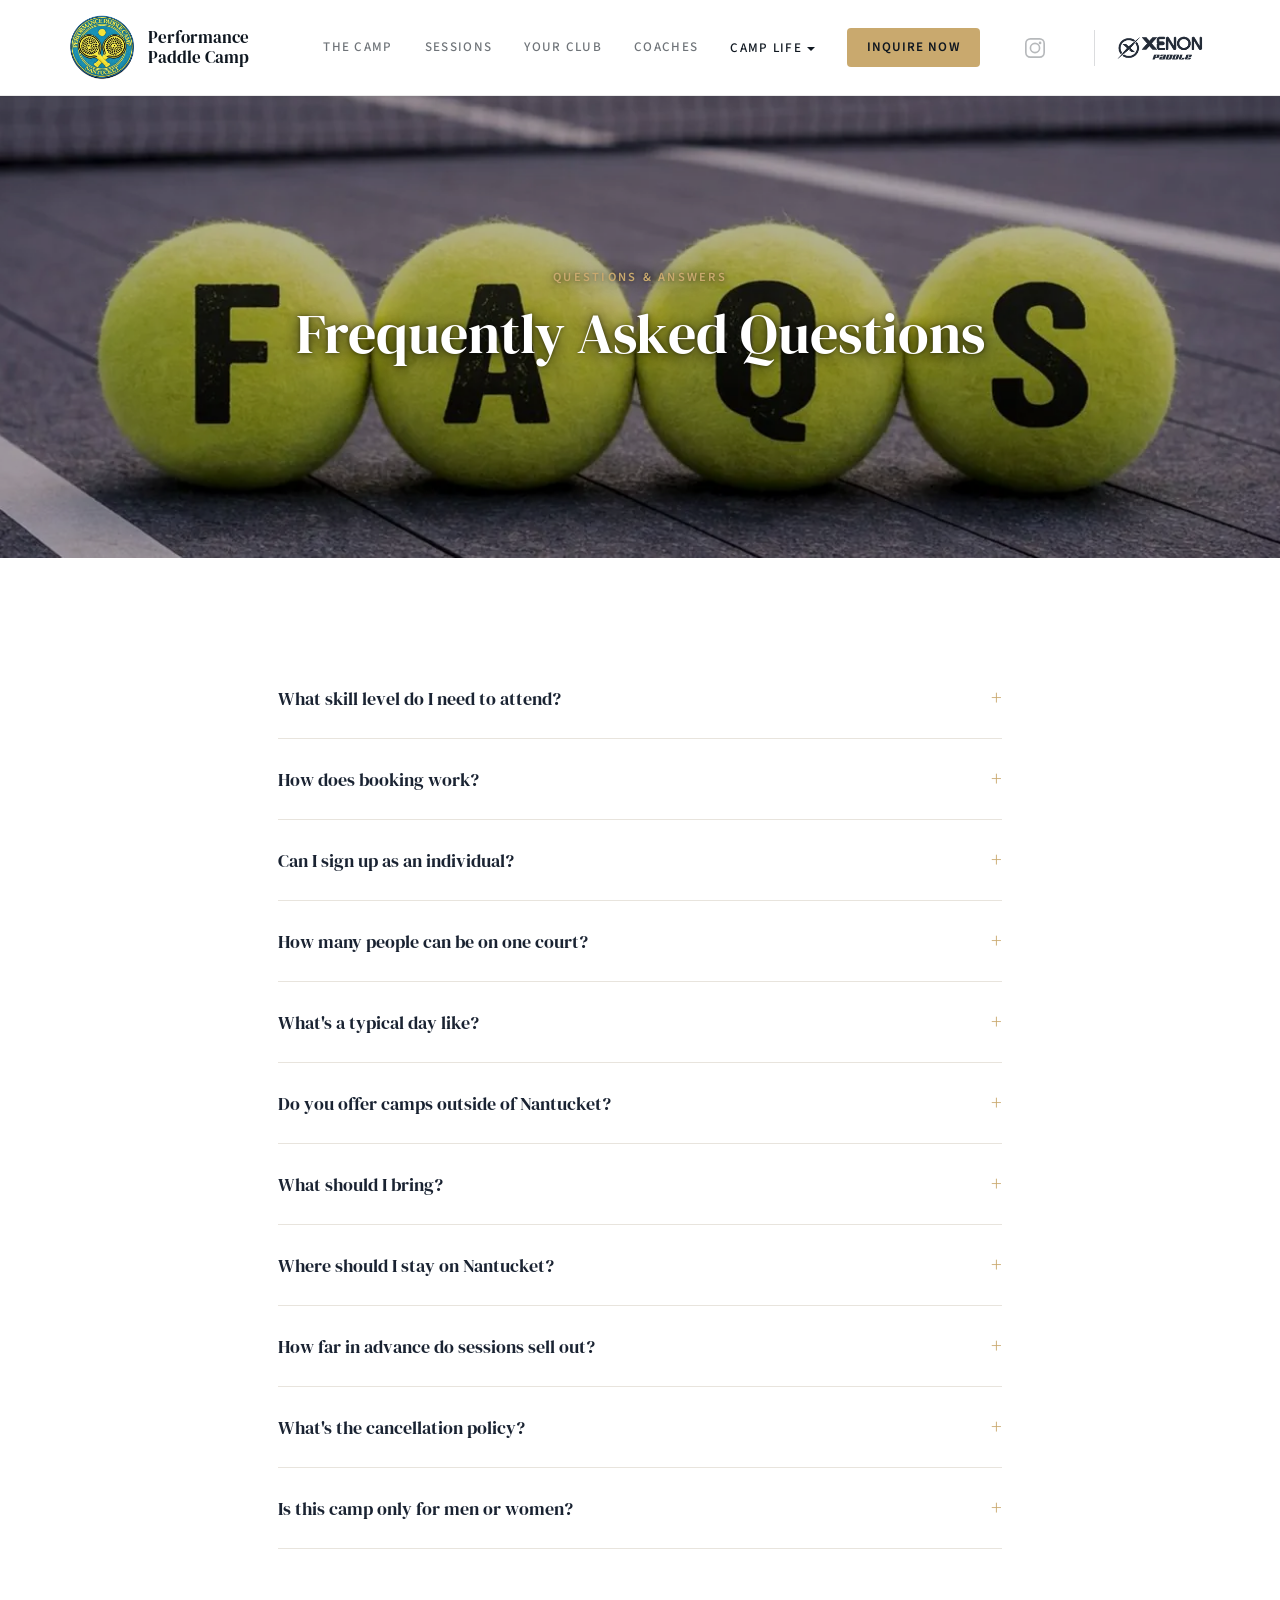
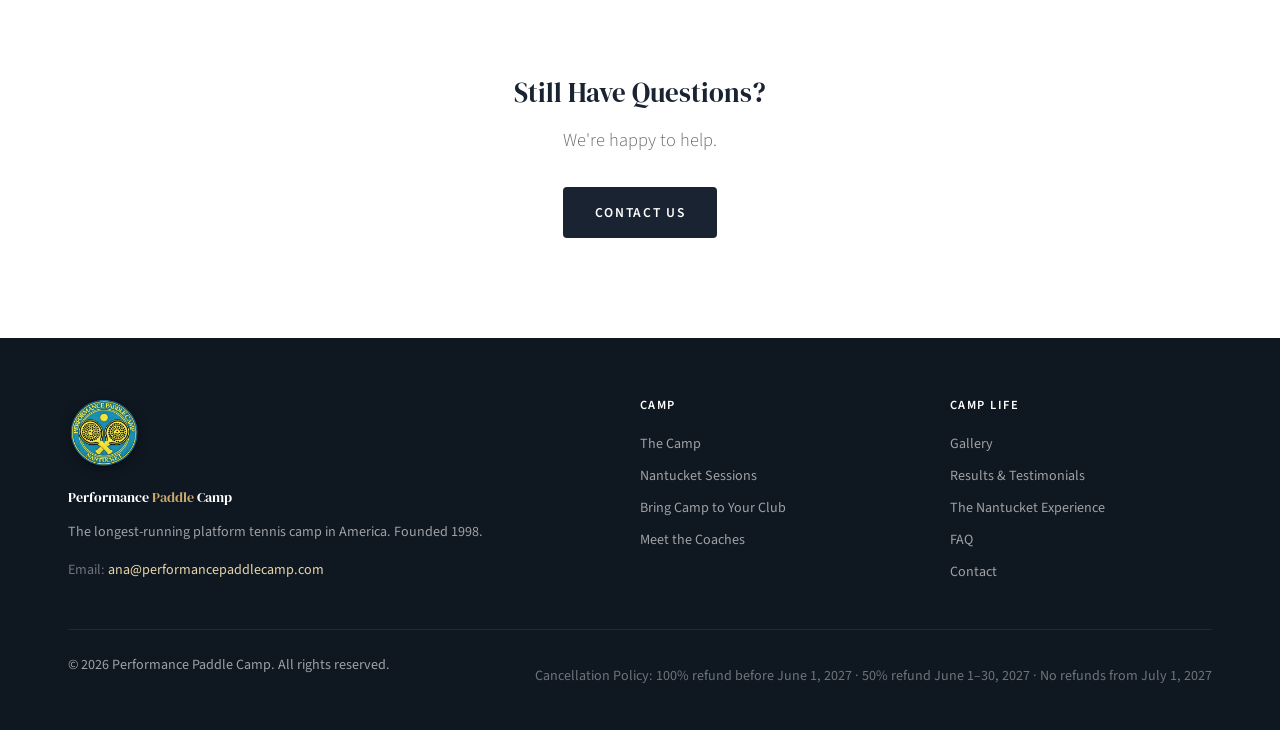
<file: faq.html>
<!DOCTYPE html>
<html lang="en">
<head>
  <meta charset="UTF-8">
  <meta name="viewport" content="width=device-width, initial-scale=1.0">
  <title>Frequently Asked Questions — Performance Paddle Camp</title>
  <meta name="description" content="Answers to common questions about Performance Paddle Camp: sessions, pricing, skill levels, accommodations, and what to expect.">
  <link rel="preconnect" href="https://fonts.googleapis.com">
  <link rel="preconnect" href="https://fonts.gstatic.com" crossorigin>
  <link rel="stylesheet" href="https://fonts.googleapis.com/css2?family=DM+Serif+Display:ital@0;1&family=Source+Sans+3:ital,wght@0,300;0,400;0,500;0,600;0,700;1,400&display=swap" media="print" onload="this.media='all'">
  <noscript><link rel="stylesheet" href="https://fonts.googleapis.com/css2?family=DM+Serif+Display:ital@0;1&family=Source+Sans+3:ital,wght@0,300;0,400;0,500;0,600;0,700;1,400&display=swap"></noscript>
  <link rel="stylesheet" href="style.css">
  <link rel="icon" type="image/x-icon" href="favicon.ico">
  <link rel="icon" type="image/png" sizes="32x32" href="favicon-32x32.png">
  <link rel="icon" type="image/png" sizes="16x16" href="favicon-16x16.png">
  <link rel="apple-touch-icon" href="apple-touch-icon.png">
  <link rel="canonical" href="https://performancepaddlecamp.com/faq.html">
  <meta property="og:type" content="website">
  <meta property="og:url" content="https://performancepaddlecamp.com/faq.html">
  <meta property="og:title" content="FAQ — Performance Paddle Camp">
  <meta property="og:description" content="Answers to common questions about Performance Paddle Camp: sessions, pricing, skill levels, accommodations, and what to expect.">
  <meta property="og:image" content="https://performancepaddlecamp.com/logo.png">
  <meta property="og:site_name" content="Performance Paddle Camp">
  <meta name="twitter:card" content="summary">
  <meta name="twitter:title" content="FAQ — Performance Paddle Camp">
  <meta name="twitter:description" content="Answers to common questions about Performance Paddle Camp: sessions, pricing, skill levels, accommodations, and what to expect.">
  <meta name="twitter:image" content="https://performancepaddlecamp.com/logo.png">
  <meta name="robots" content="index, follow">
  <meta name="theme-color" content="#0f1720">
<script type="application/ld+json">
  {
    "@context": "https://schema.org",
    "@type": "FAQPage",
    "name": "Performance Paddle Camp FAQ",
    "url": "https://performancepaddlecamp.com/faq.html",
    "mainEntity": [
      {"@type": "Question", "name": "What skill level is required?", "acceptedAnswer": {"@type": "Answer", "text": "All levels are welcome, from competitive club players to nationally ranked competitors."}},
      {"@type": "Question", "name": "Where is the camp held?", "acceptedAnswer": {"@type": "Answer", "text": "The camp is held at the Nantucket Resort & Spa Association courts on Nantucket Island, Massachusetts."}}
    ]
  }
  </script>
  <link rel="preload" as="image" href="faq-hero.webp">
</head>
<body>

<nav class="nav"><div class="nav__inner"><a href="index.html" class="nav__brand"><img src="logo.webp" alt="Performance Paddle Camp" class="nav__logo" width="68" height="68"><span class="nav__brand-lines"><span class="nav__brand-line1">Performance</span><span class="nav__brand-line2"><span>Paddle</span> Camp</span></span></a><button class="nav__toggle" aria-label="Toggle menu" aria-expanded="false"><span></span><span></span><span></span></button><div class="nav__links"><a href="camp.html">The Camp</a><a href="sessions.html">Sessions</a><a href="club.html">Your Club</a><a href="coaches.html">Coaches</a><div class="nav__dropdown"><button class="nav__dropdown-toggle">Camp Life</button><div class="nav__dropdown-menu"><a href="gallery.html">Gallery</a><a href="results.html">Results &amp; Testimonials</a><a href="faq.html">FAQ</a></div></div><a href="sessions.html" class="nav__cta">Inquire Now</a> <a href="https://www.instagram.com/performancepaddlecamp/" target="_blank" rel="noopener" class="nav__instagram" aria-label="Instagram"><svg xmlns="http://www.w3.org/2000/svg" width="22" height="22" viewBox="0 0 24 24" fill="none" stroke="currentColor" stroke-width="1.8" stroke-linecap="round" stroke-linejoin="round"><rect x="2" y="2" width="20" height="20" rx="5" ry="5"/><circle cx="12" cy="12" r="5"/><circle cx="17.5" cy="6.5" r="1.5" fill="currentColor" stroke="none"/></svg></a>
        <a href="https://xenonpaddle.com" target="_blank" rel="noopener" class="nav__sponsor"><img src="xenon-logo.webp" alt="Xenon Paddle - Official Sponsor" class="nav__sponsor-img"></a></div></div></nav>

<header class="hero hero--short" style="background: var(--navy-deep);">
  <div class="hero__bg" style="background-image: url('faq-hero.webp');"></div>
  <div class="hero__content">
    <span class="eyebrow">Questions & Answers</span>
    <h1>Frequently Asked Questions</h1>
  </div>
</header>

<section class="section">
  <div class="container" style="max-width: 780px;">
    <div class="fade-in">

      <div class="faq-item">
        <button class="faq-question">What skill level do I need to attend?</button>
        <div class="faq-answer"><p>All levels are welcome — from players picking up a paddle for the first time to seasoned tournament competitors. We tailor instruction within each session, and grouping by skill level is part of the format. The system works at every level because it's built on fundamentals that improve any player's game.</p></div>
      </div>

      <div class="faq-item">
        <button class="faq-question">How does booking work?</button>
        <div class="faq-answer"><p>A team captain submits an inquiry for their preferred session through our website. We confirm availability and share pricing directly. Once payment is received, your court is secured. Courts are first-come, first-paid.</p></div>
      </div>

      <div class="faq-item">
        <button class="faq-question">Can I sign up as an individual?</button>
        <div class="faq-answer"><p>Our primary booking unit is a court, booked by a team captain. If you're an individual looking to join a session, submit an inquiry and we'll do our best to match you with a compatible group based on skill level and session preference.</p></div>
      </div>

      <div class="faq-item">
        <button class="faq-question">How many people can be on one court?</button>
        <div class="faq-answer"><p>That's up to the team captain. You pay a fixed price per court regardless of squad size. Most groups bring 4 players per court, but the flexibility is yours.</p></div>
      </div>

      <div class="faq-item">
        <button class="faq-question">What's a typical day like?</button>
        <div class="faq-answer"><p>Morning sessions focus on drill work — stroke mechanics, positioning, and screen play with individual coaching. After a break, afternoon sessions shift to pattern play and coached match play where you apply what you learned in real game situations. Each day builds on the previous one. The exact format varies by session and changes each year.</p></div>
      </div>

      <div class="faq-item">
        <button class="faq-question">Do you offer camps outside of Nantucket?</button>
        <div class="faq-answer"><p>Yes. We travel to clubs across the country year-round. Visit our <a href="club.html" style="color: var(--sand-muted); text-decoration: underline;">Bring Camp to Your Club</a> page to submit an inquiry.</p></div>
      </div>

      <div class="faq-item">
        <button class="faq-question">What should I bring?</button>
        <div class="faq-answer"><p>Your paddle, athletic clothing appropriate for outdoor play, court shoes, water, and sunscreen. We provide everything else including camp materials and reference guides.</p></div>
      </div>

      <div class="faq-item">
        <button class="faq-question">Where should I stay on Nantucket?</button>
        <div class="faq-answer"><p>See our <a href="nantucket.html" style="color: var(--sand-muted); text-decoration: underline;">Nantucket Experience</a> page for recommended accommodations, ferry schedules, and travel info. Many campers stay at the Nantucket Inn or similar properties close to the courts.</p></div>
      </div>

      <div class="faq-item">
        <button class="faq-question">How far in advance do sessions sell out?</button>
        <div class="faq-answer"><p>Sessions have limited court availability (8 courts per session) and typically fill months before camp. We recommend inquiring early — especially for Sessions 1 and 2, which historically fill first.</p></div>
      </div>

      <div class="faq-item">
        <button class="faq-question">What's the cancellation policy?</button>
        <div class="faq-answer"><p>100% refund before June 1, 2027. 50% refund between June 1 and June 30, 2027. No refunds from July 1, 2027. Court spots may be transferred to another captain at no additional cost — contact us to arrange.</p></div>
      </div>

      <div class="faq-item">
        <button class="faq-question">Is this camp only for men or women?</button>
        <div class="faq-answer"><p>Performance Paddle Camp is open to all players. We've coached men's teams, women's teams, mixed groups, and co-ed club memberships. The system applies equally regardless of gender.</p></div>
      </div>

    </div>

    <div class="text-center fade-in" style="margin-top: 80px; padding-top: 48px;">
      <h3>Still Have Questions?</h3>
      <p class="subtitle mx-auto mt-sm mb-md">We're happy to help.</p>
      <a href="contact.html" class="btn btn--dark">Contact Us</a>
    </div>
  </div>
</section>

<footer class="footer"><div class="container"><div class="footer__inner"><div><img src="logo.webp" alt="Performance Paddle Camp" class="footer__logo" width="72" height="72" loading="lazy"><p class="footer__brand">Performance <span>Paddle</span> Camp</p><p>The longest-running platform tennis camp in America. Founded 1998.</p><p class="mt-sm" style="color: rgba(255,255,255,0.4);">Email: <a href="mailto:ana@performancepaddlecamp.com" style="color: var(--sand-light);">ana@performancepaddlecamp.com</a></p></div><div class="footer__links"><h4>Camp</h4><a href="camp.html">The Camp</a><a href="sessions.html">Nantucket Sessions</a><a href="club.html">Bring Camp to Your Club</a><a href="coaches.html">Meet the Coaches</a></div><div class="footer__links"><h4>Camp Life</h4><a href="gallery.html">Gallery</a><a href="results.html">Results &amp; Testimonials</a><a href="nantucket.html">The Nantucket Experience</a><a href="faq.html">FAQ</a><a href="contact.html">Contact</a></div></div><div class="footer__bottom"><p>© 2026 Performance Paddle Camp. All rights reserved.</p><p class="footer__policy">Cancellation Policy: 100% refund before June 1, 2027 · 50% refund June 1–30, 2027 · No refunds from July 1, 2027</p></div></div></footer>
<script src="main.js"></script>
</body>
</html>
</file>
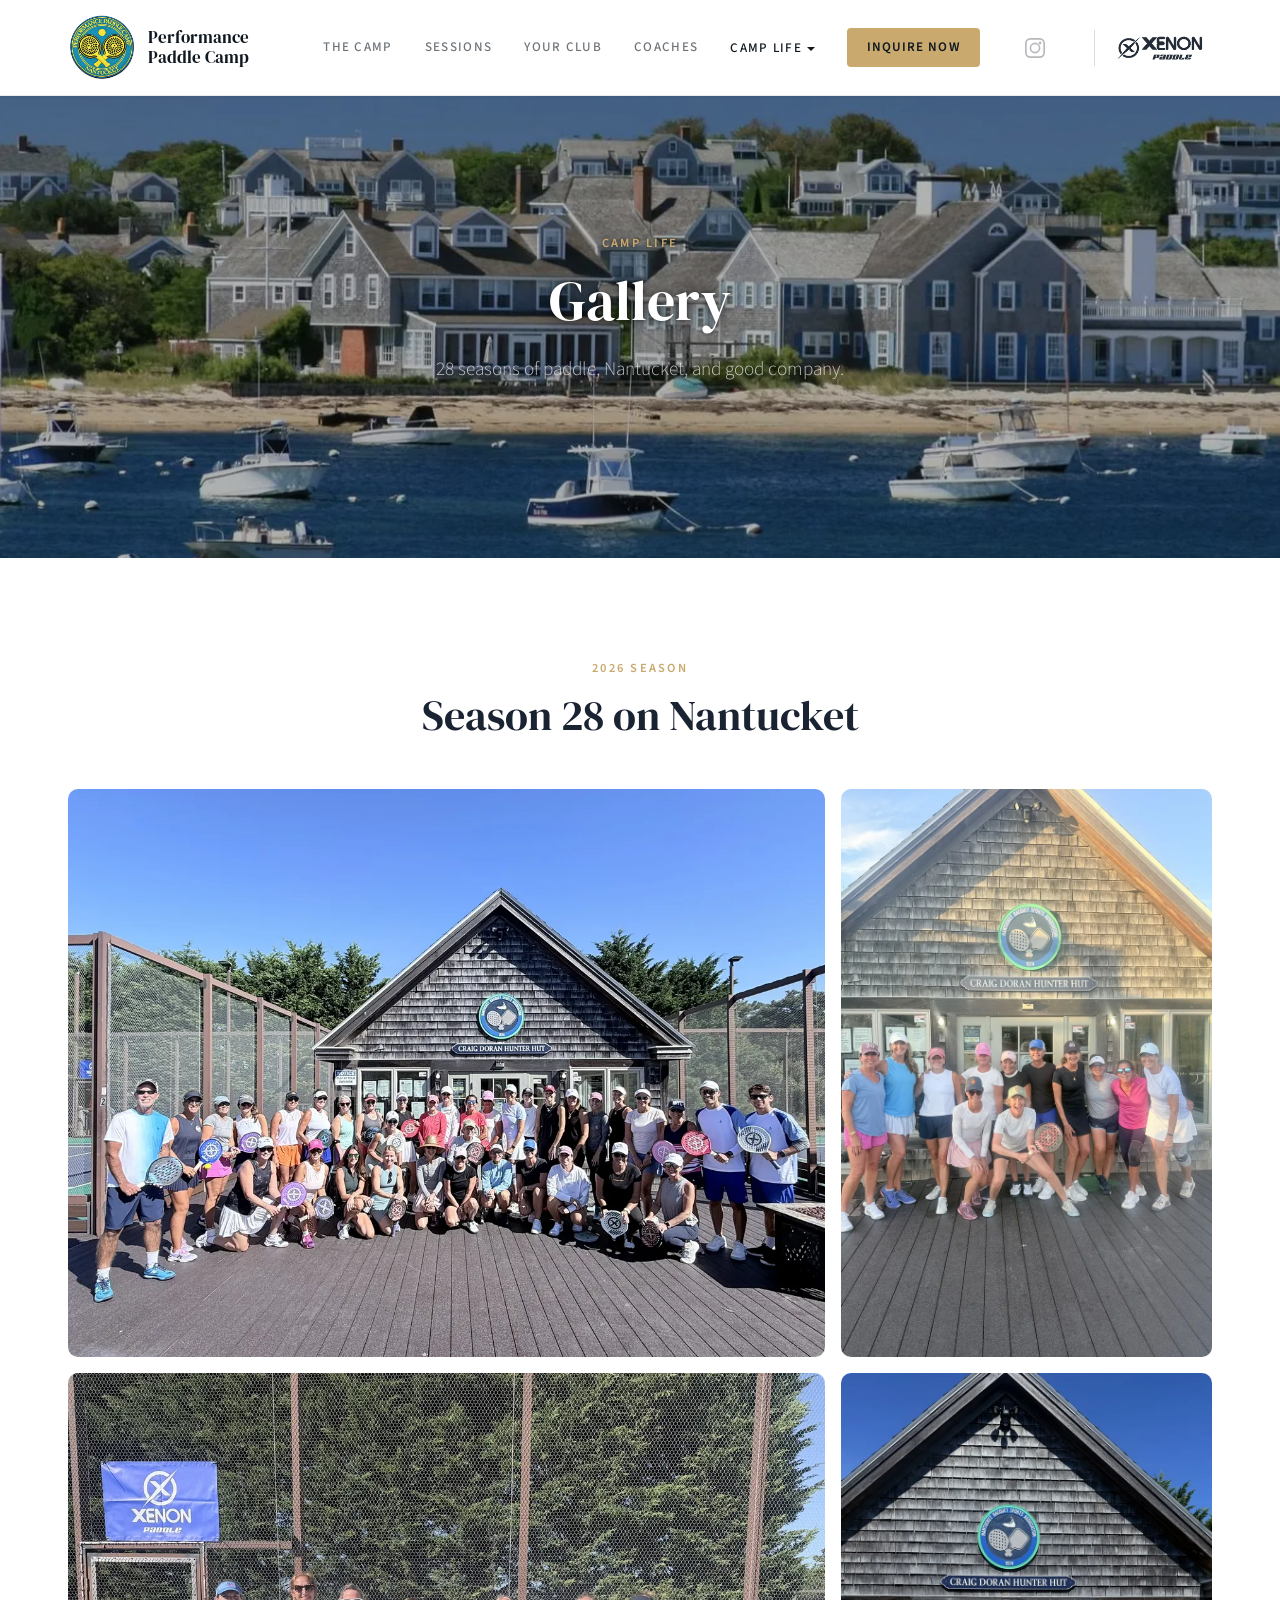
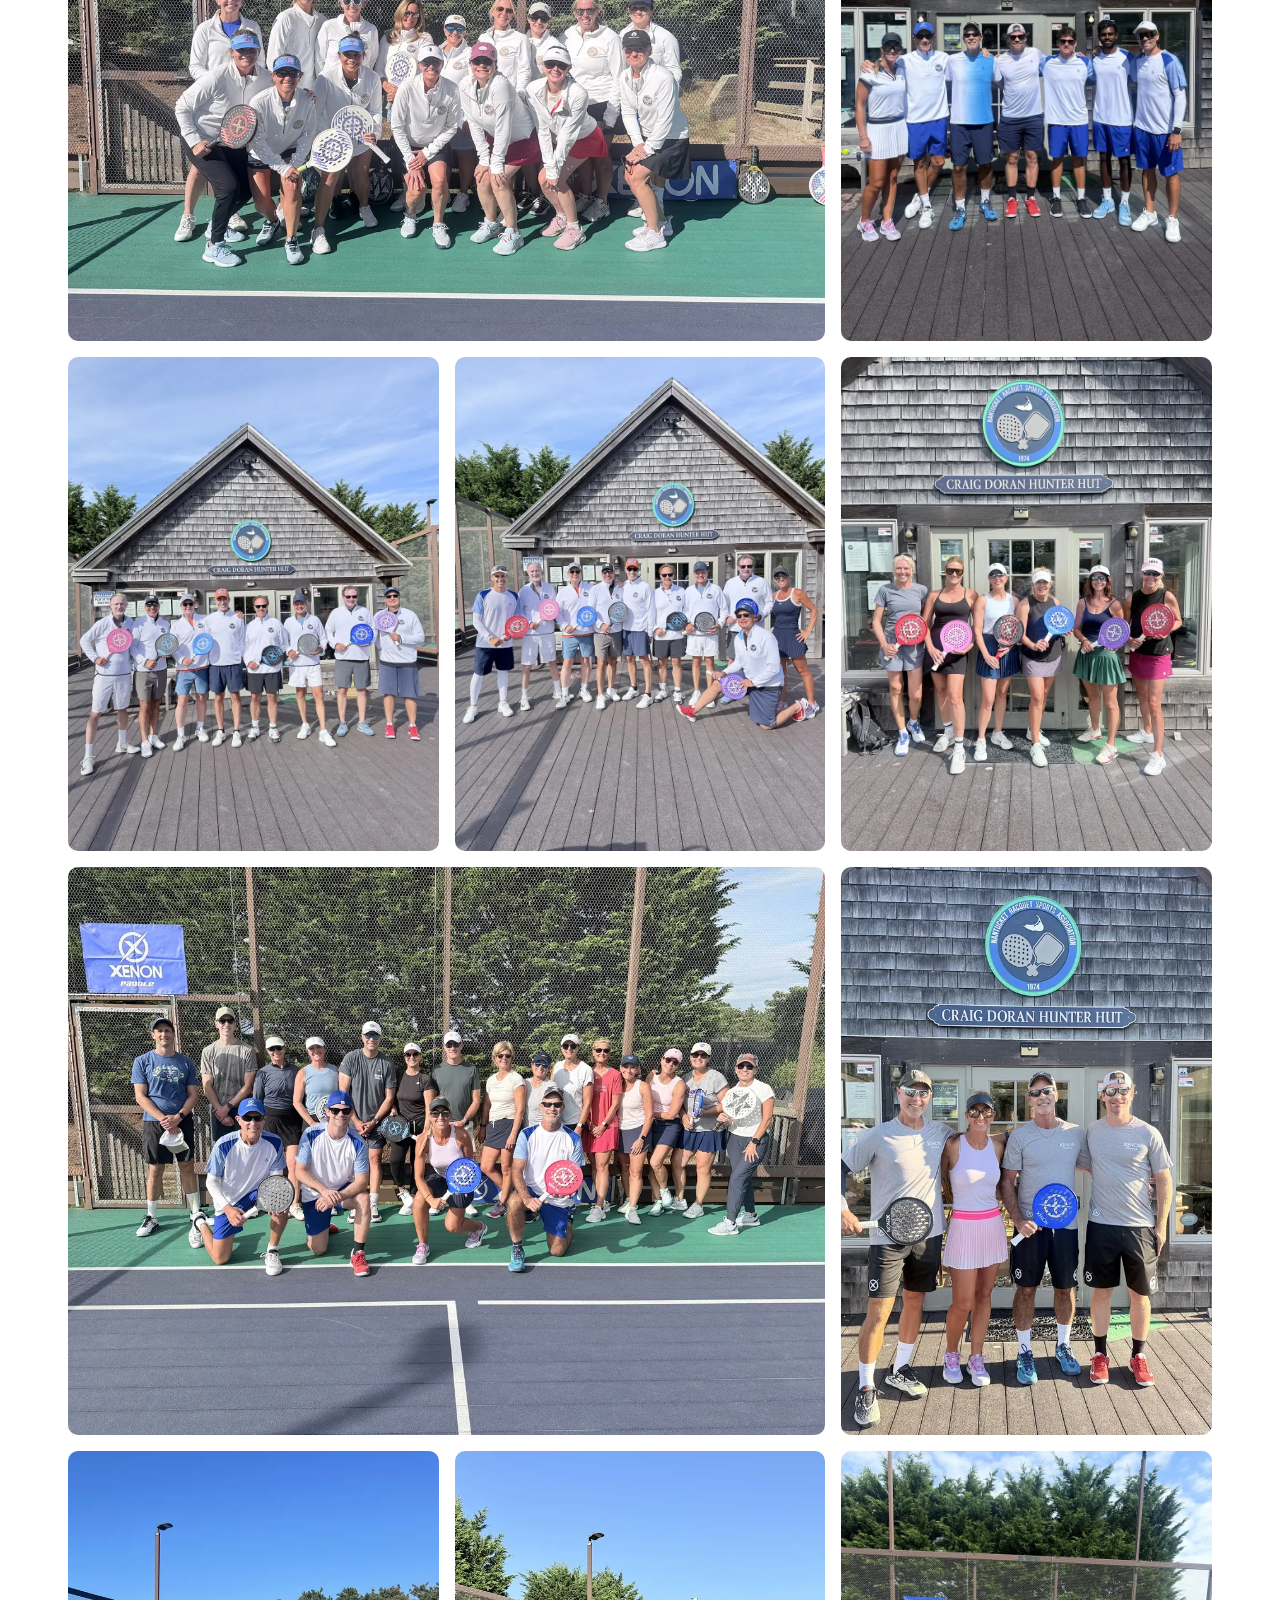
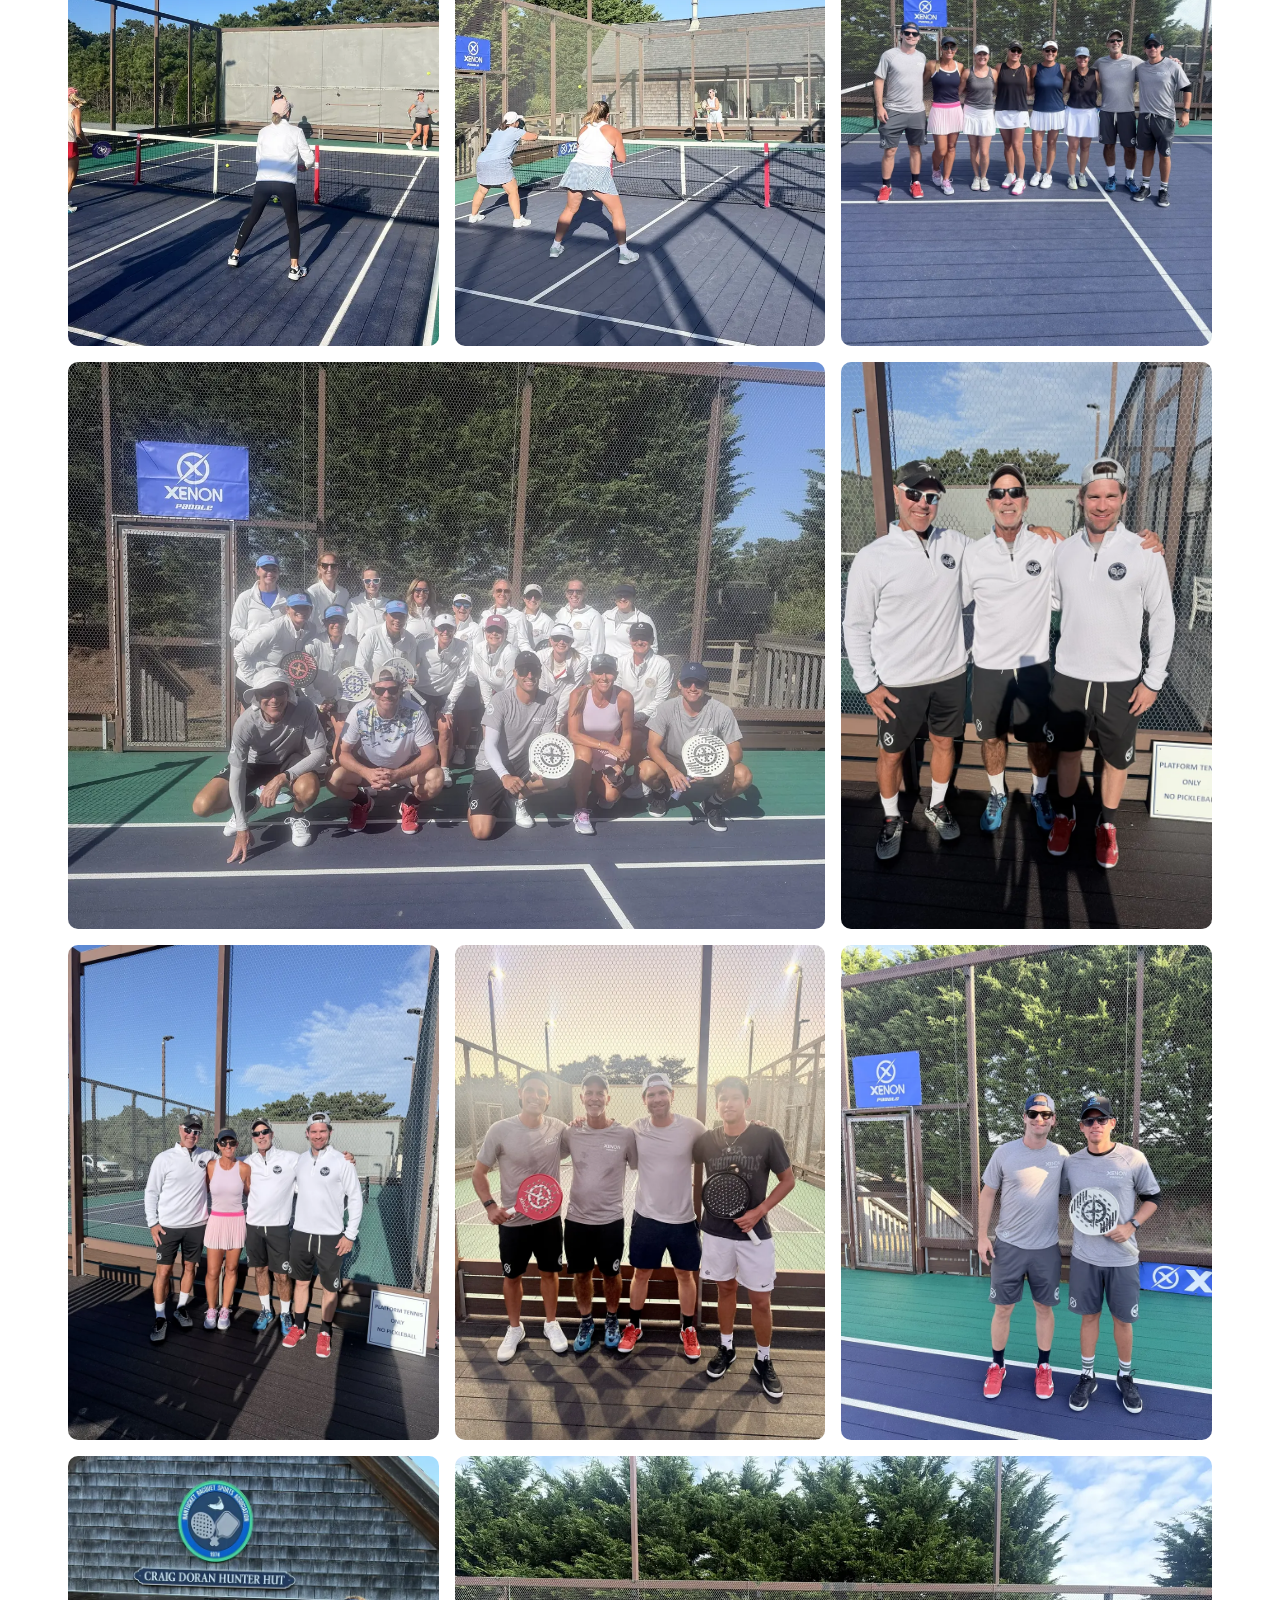
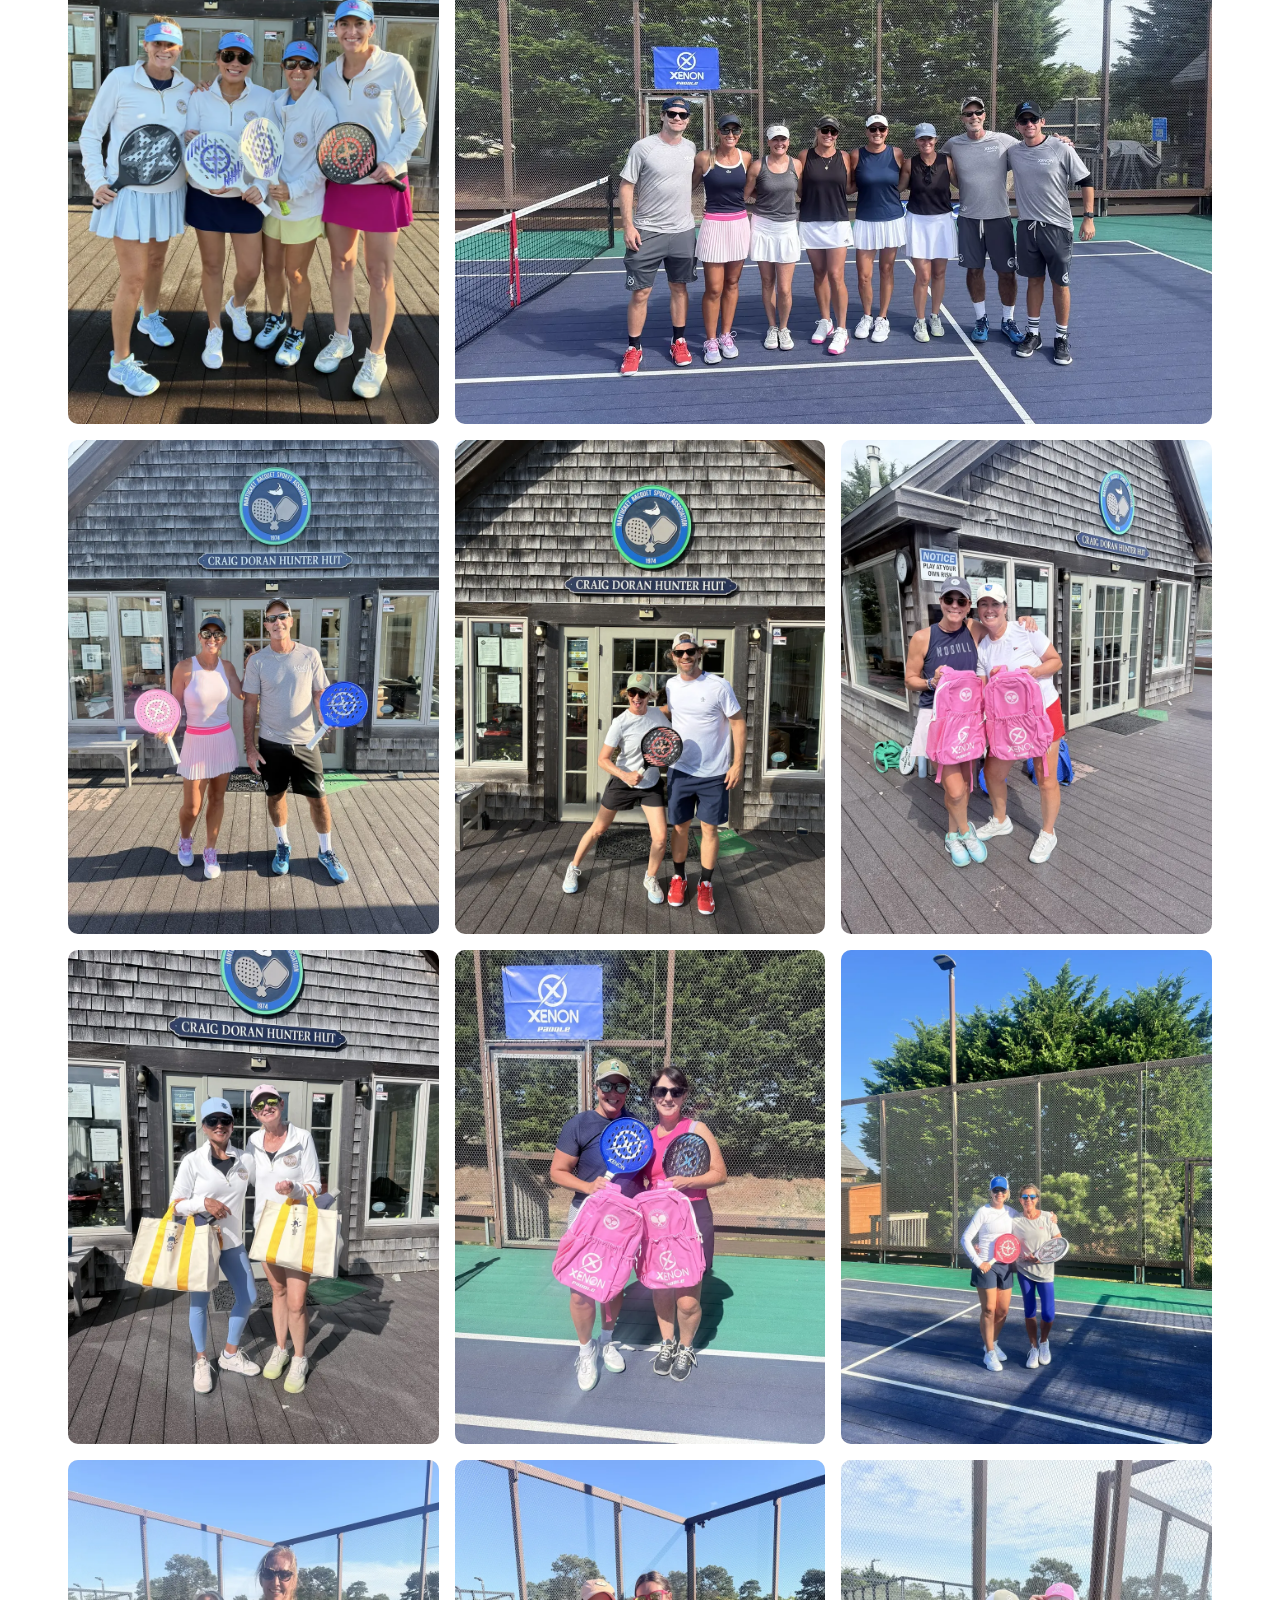
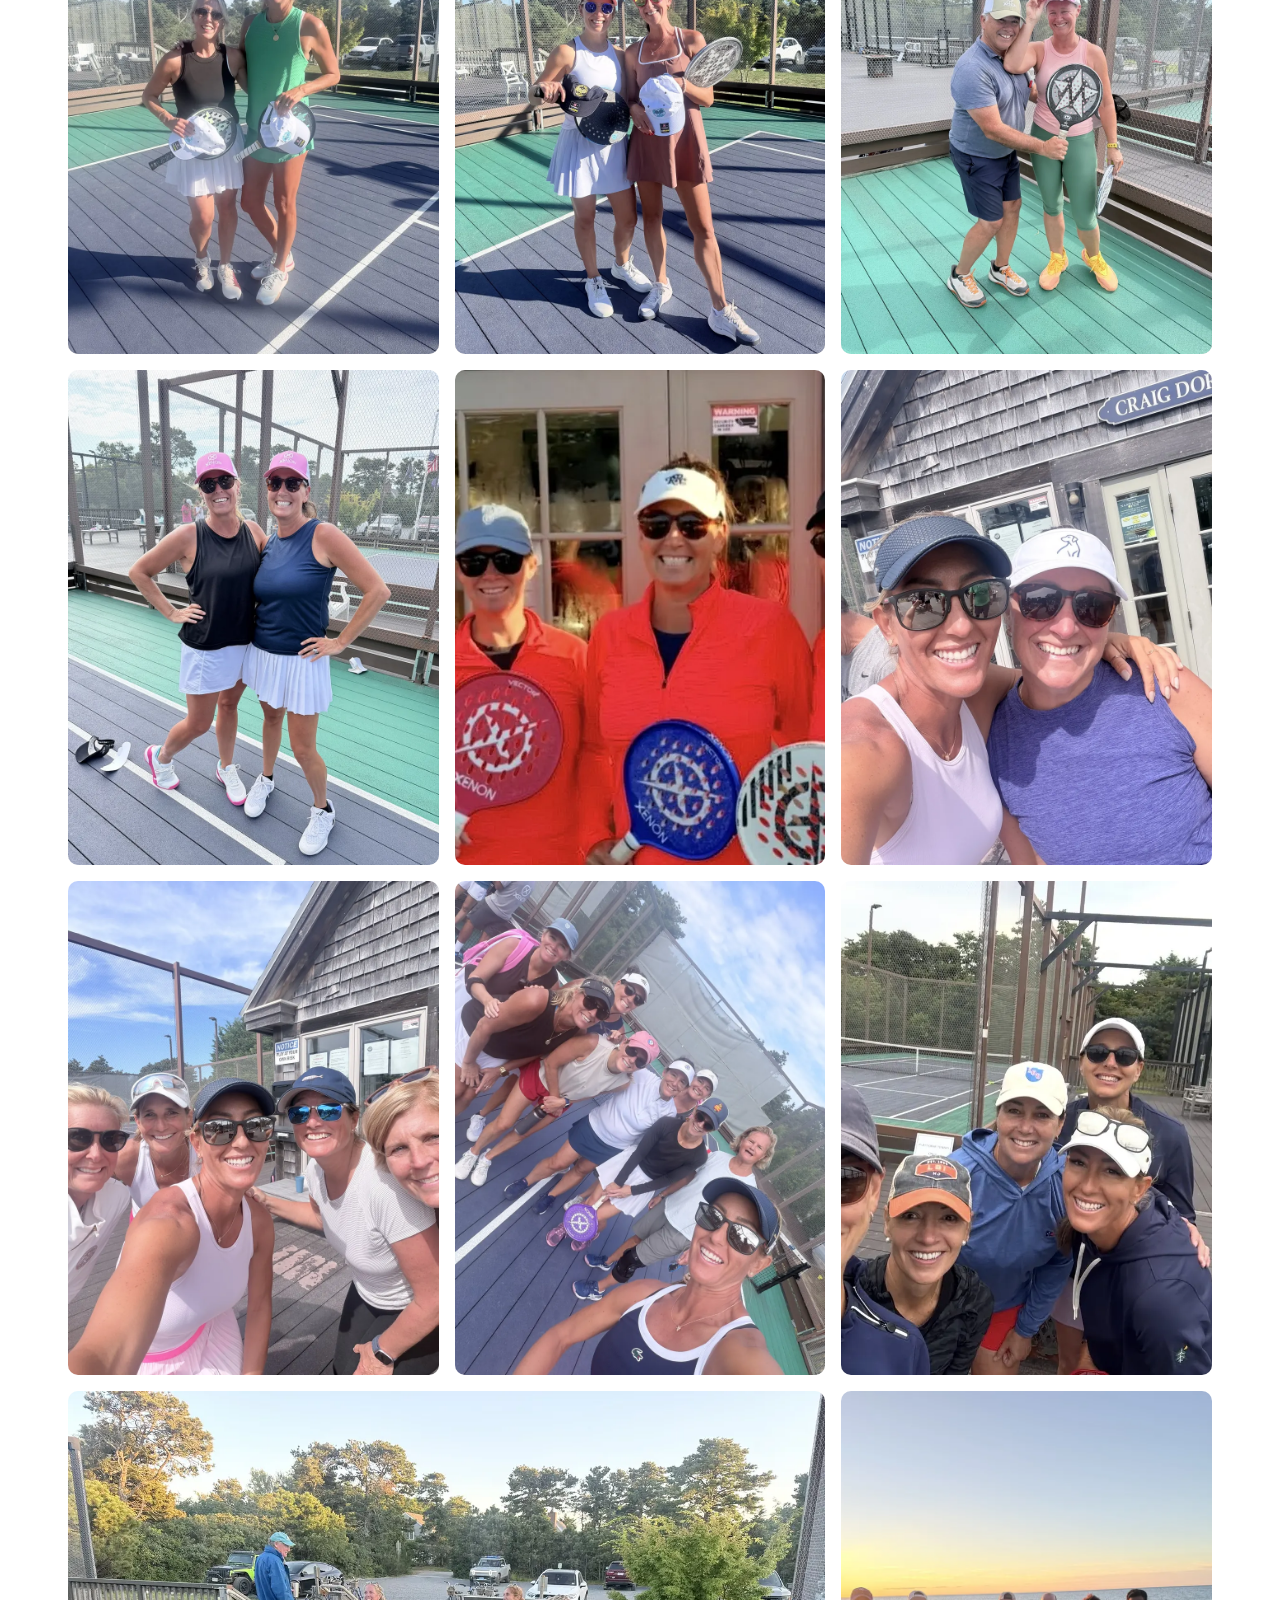
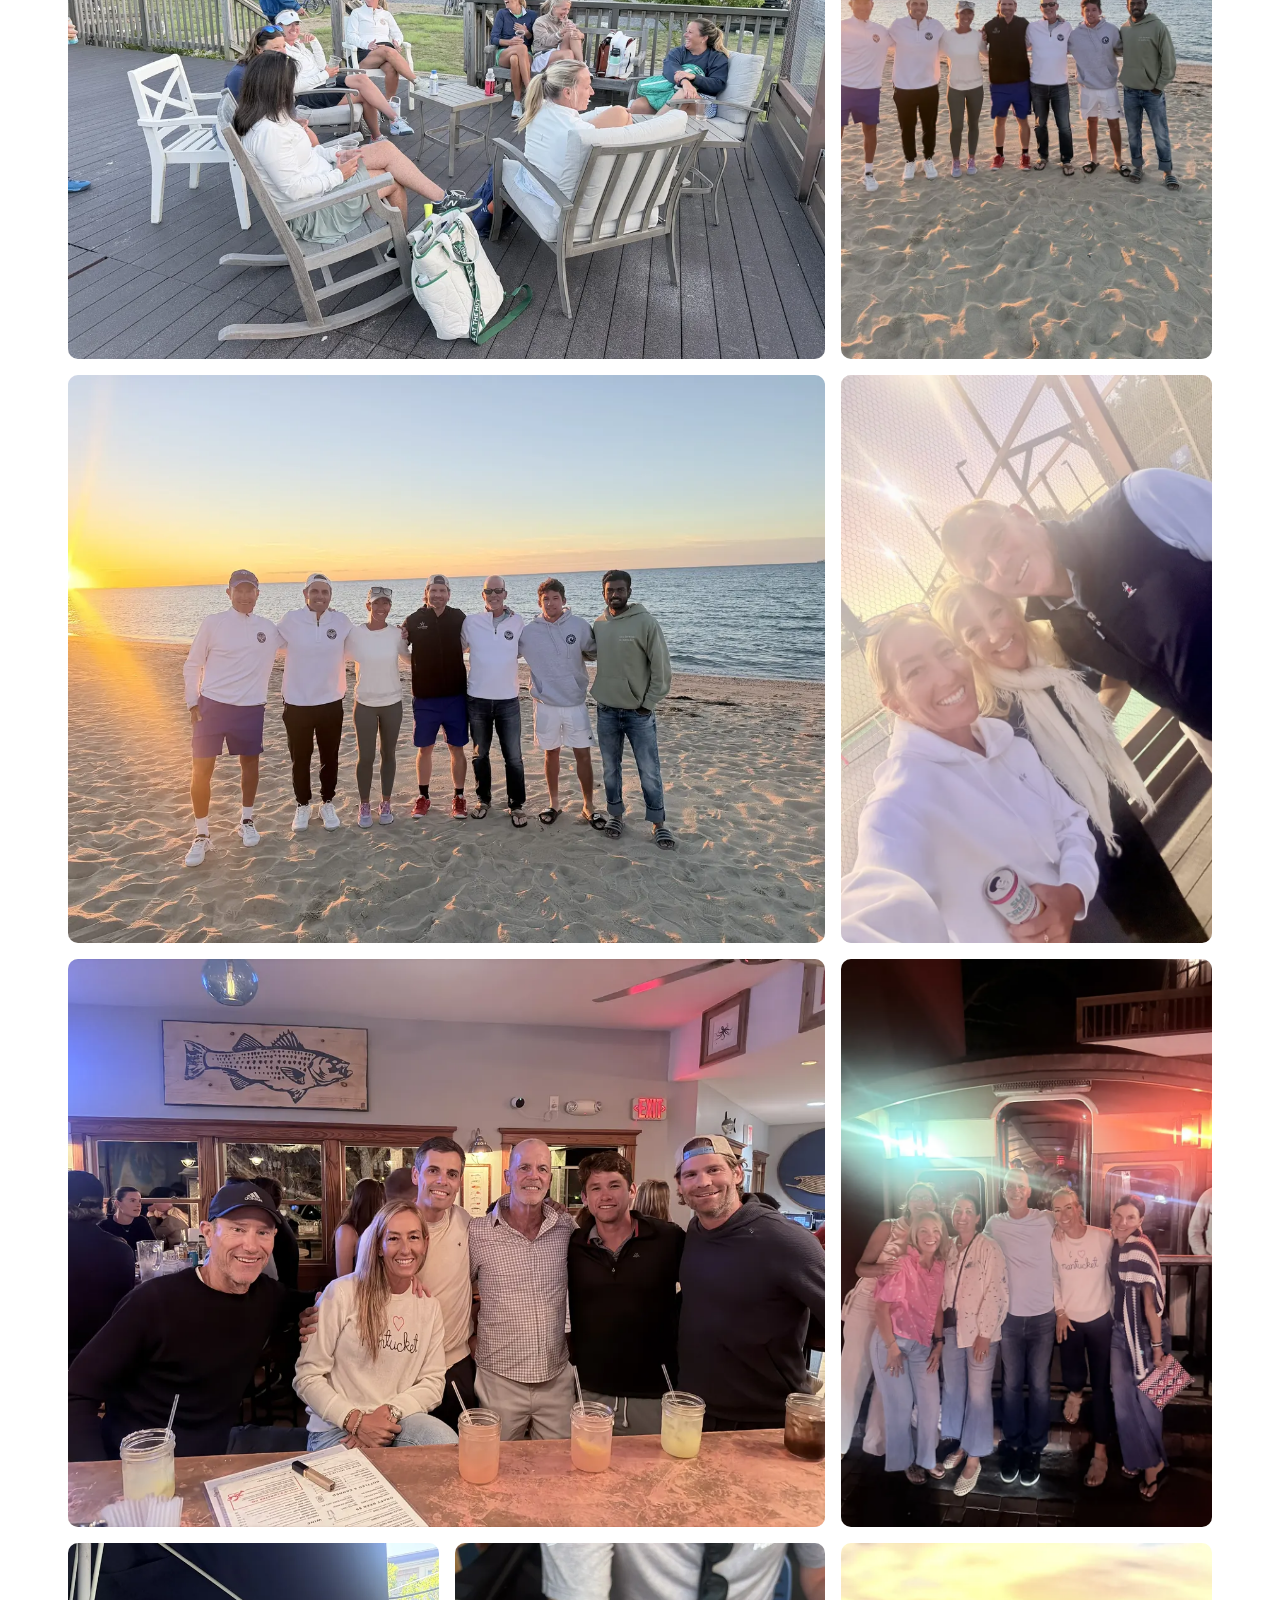
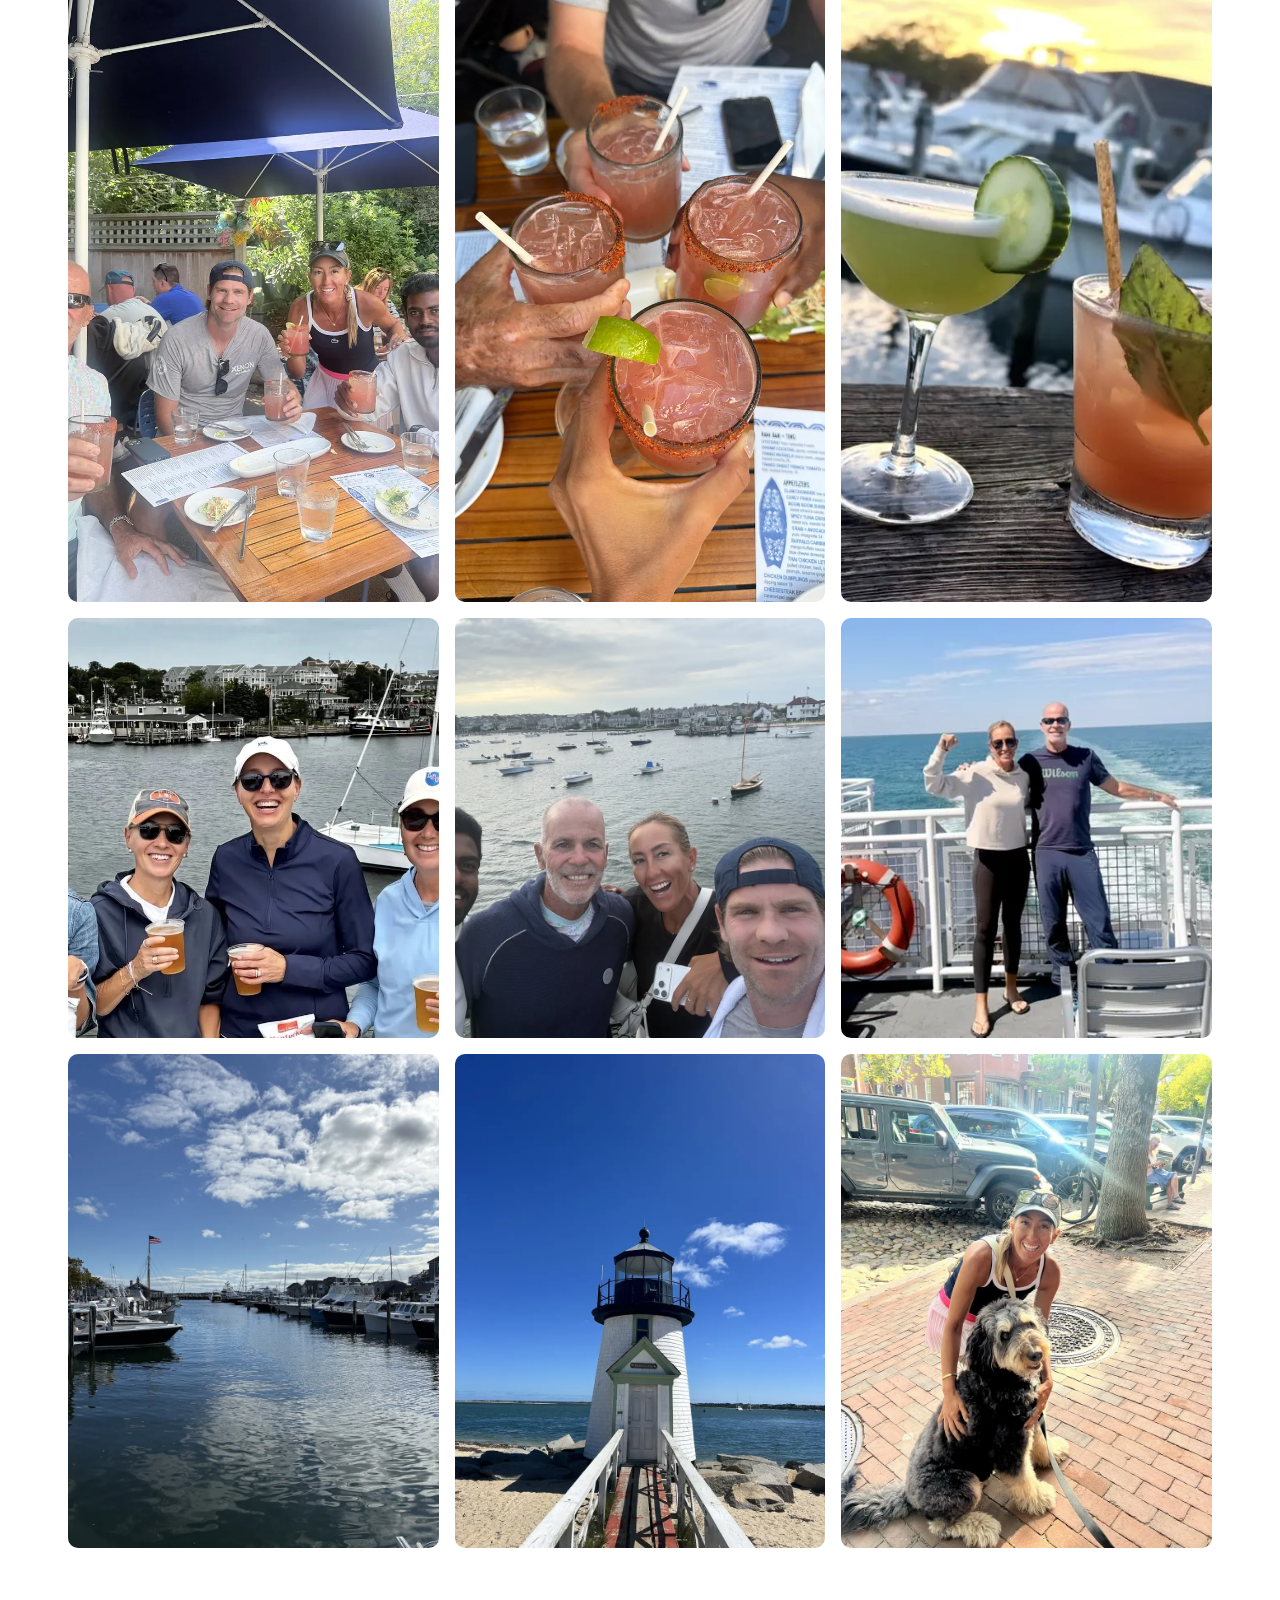
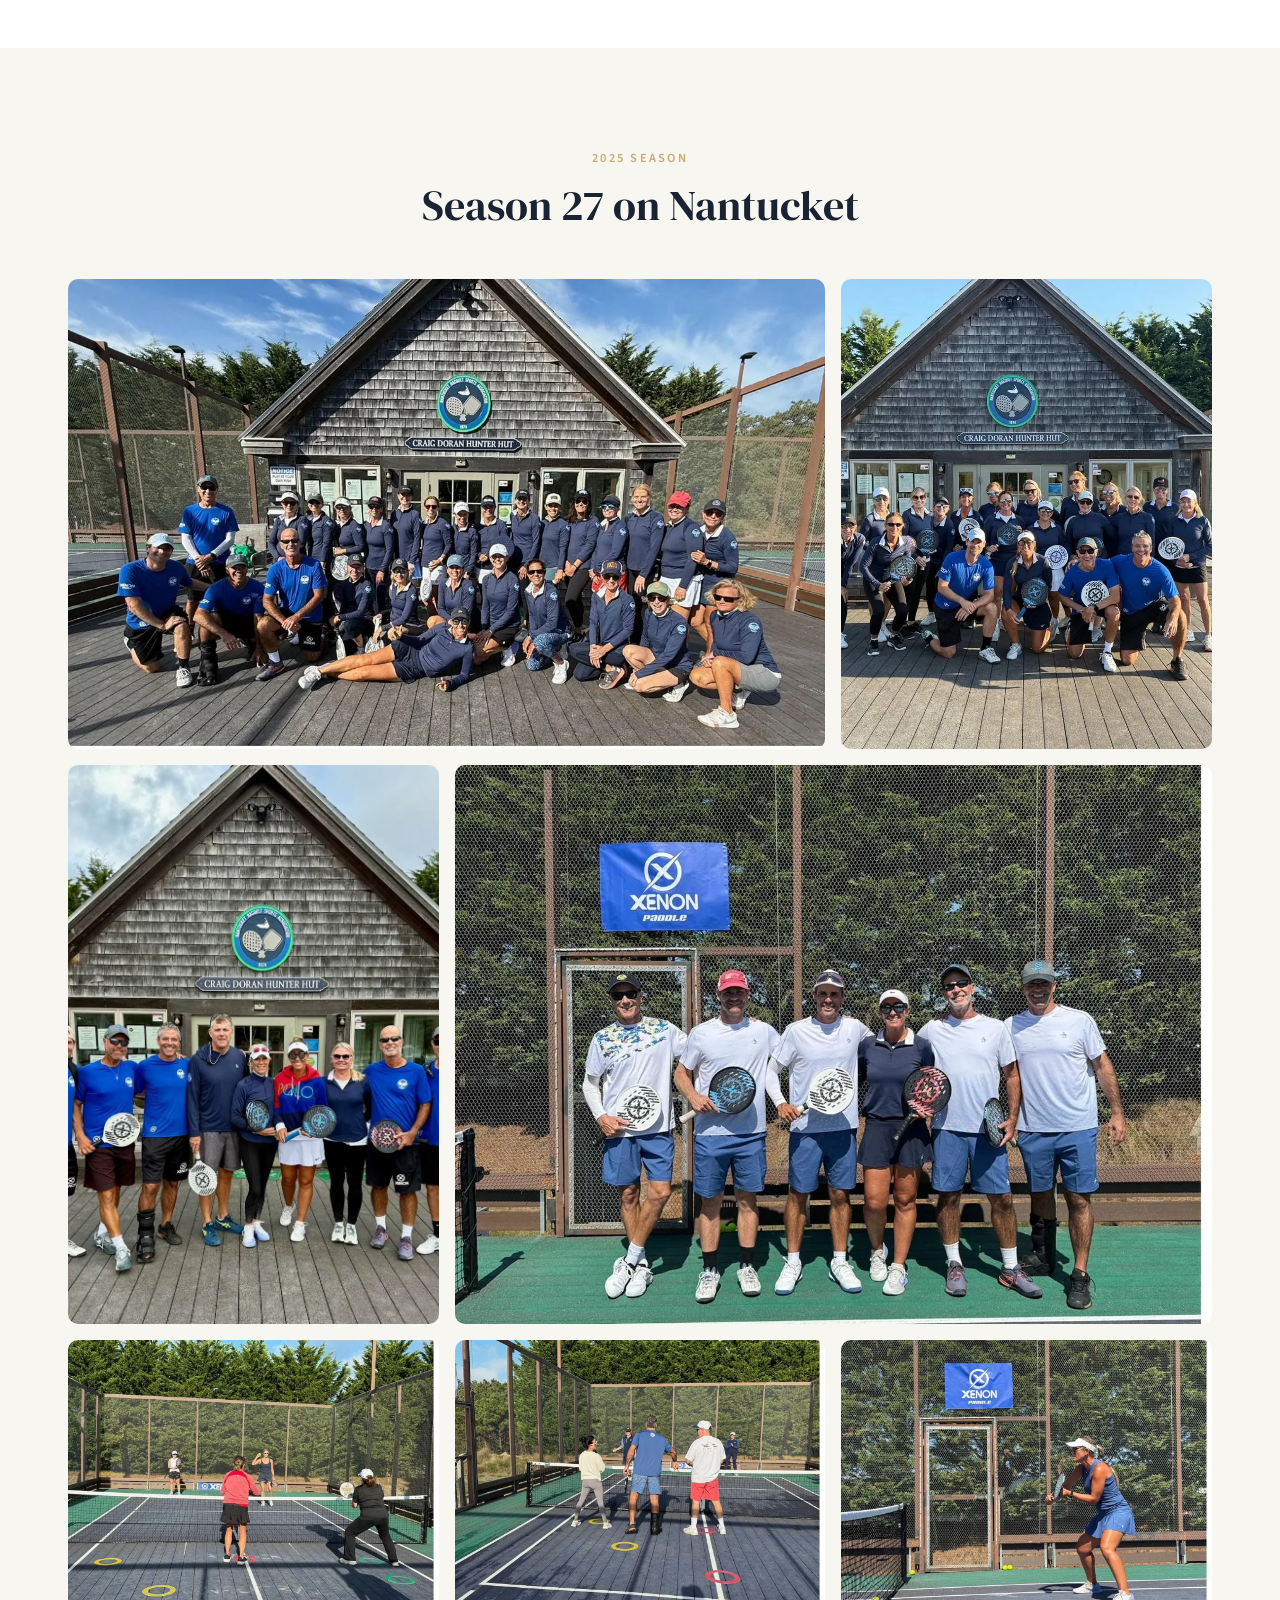
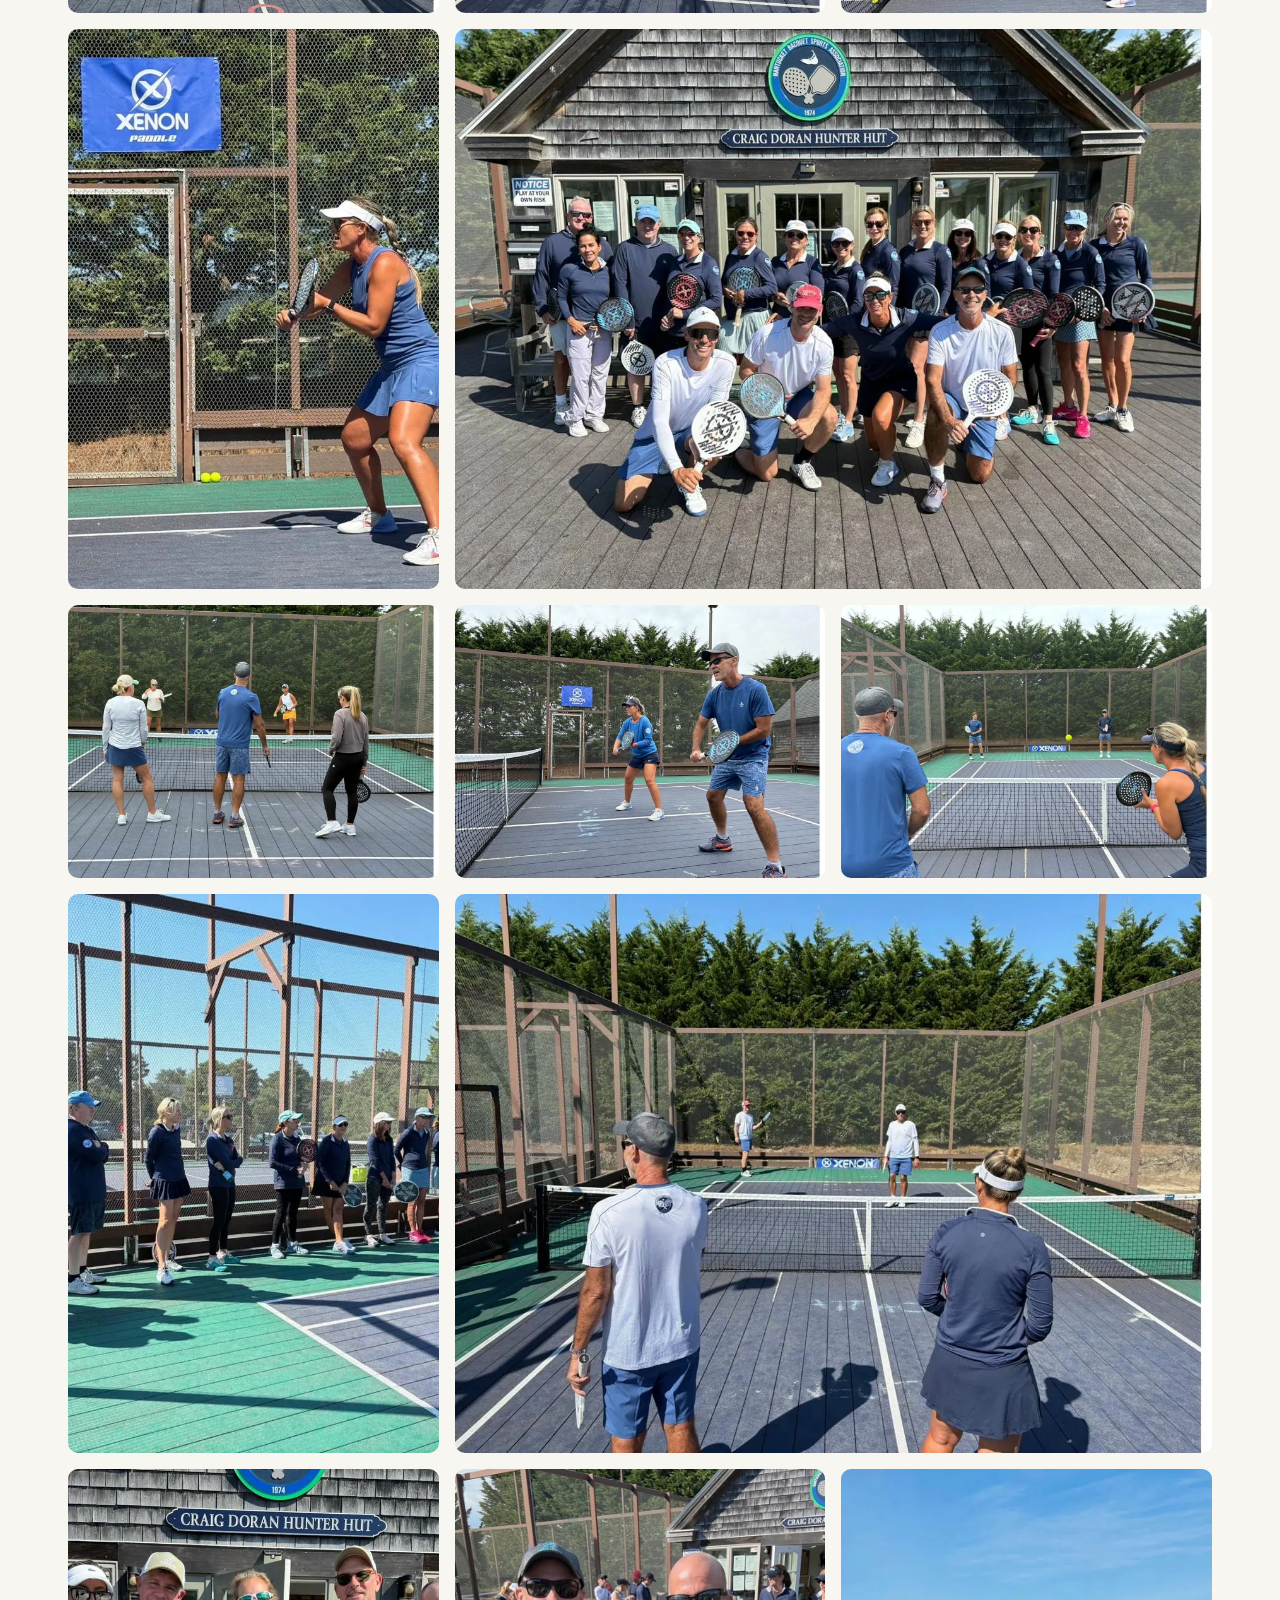
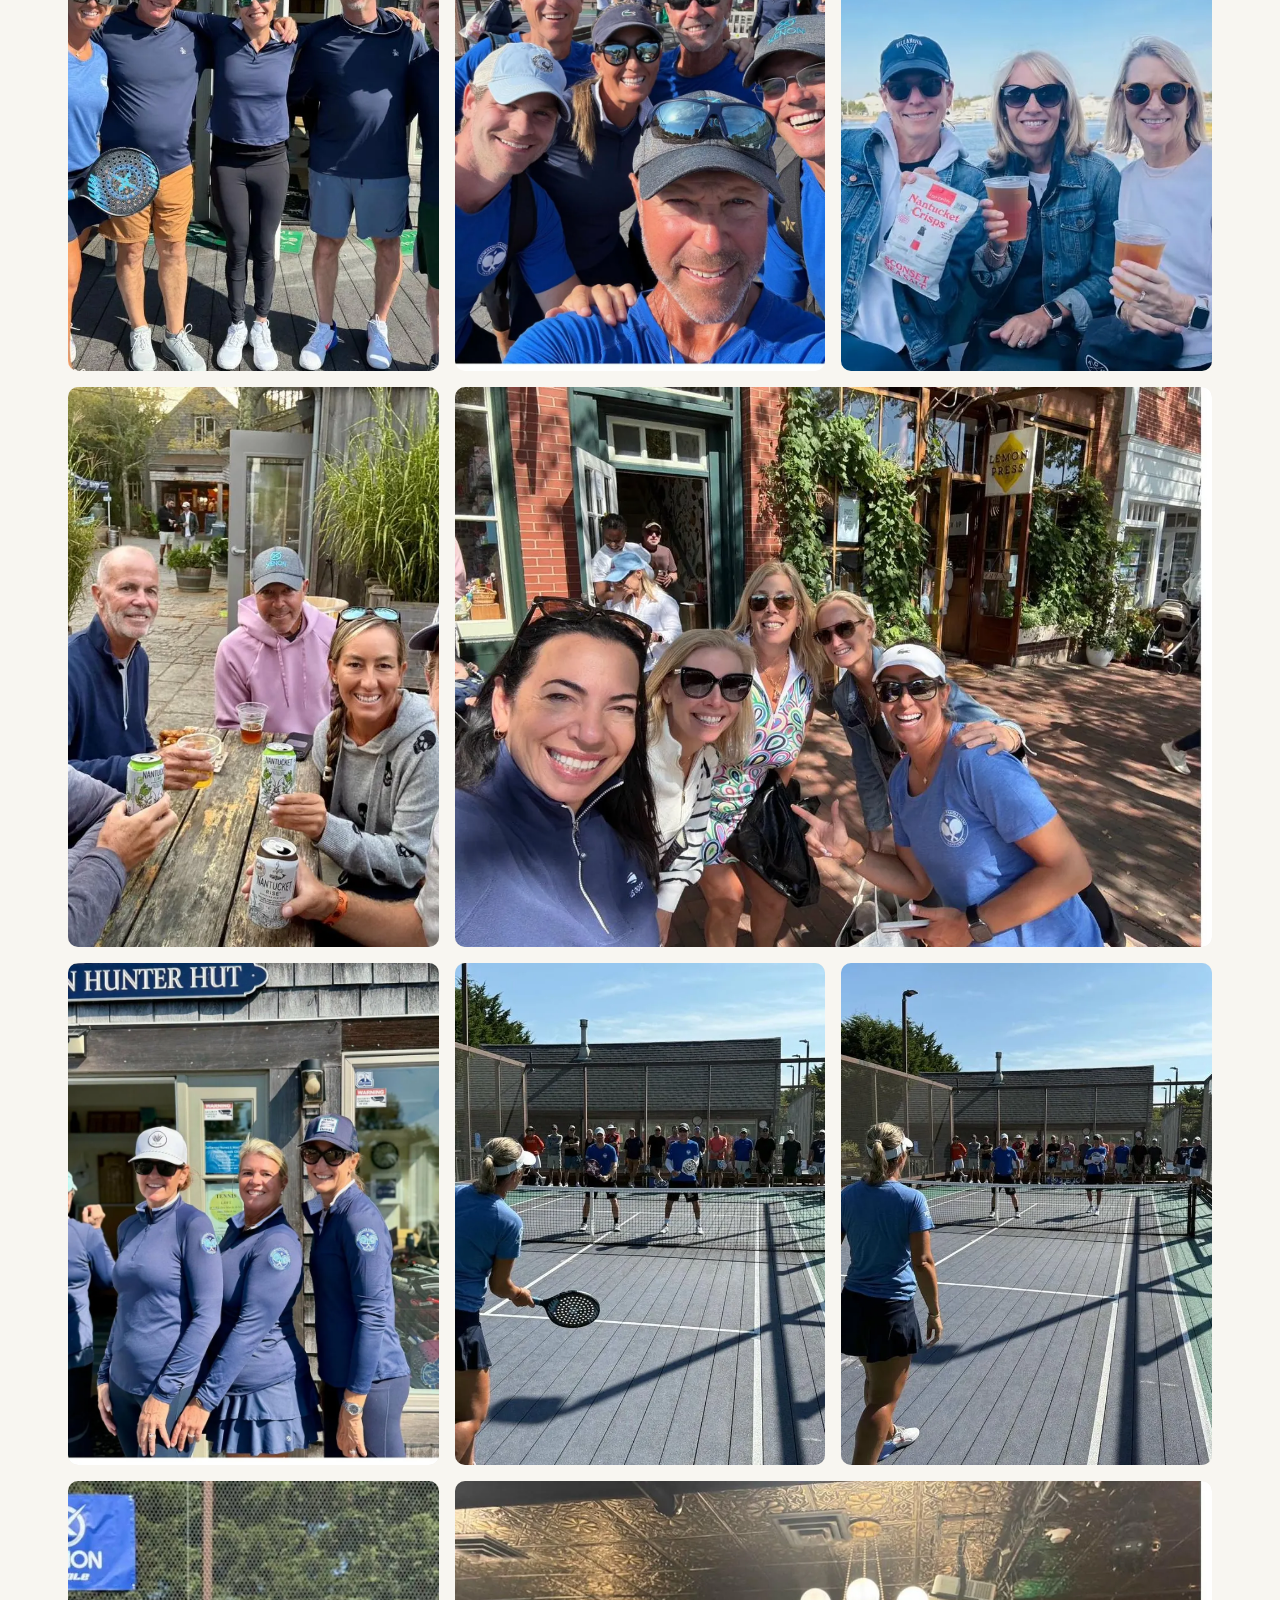
<file: gallery.html>
<!DOCTYPE html>
<html lang="en">
<head>
  <meta charset="UTF-8">
  <meta name="viewport" content="width=device-width, initial-scale=1.0">
  <title>Gallery — Performance Paddle Camp</title>
  <meta name="description" content="Photos from 28 seasons of Performance Paddle Camp on Nantucket Island. See the courts, the coaches, and the camp experience.">
  <link rel="preconnect" href="https://fonts.googleapis.com">
  <link rel="preconnect" href="https://fonts.gstatic.com" crossorigin>
  <link rel="stylesheet" href="https://fonts.googleapis.com/css2?family=DM+Serif+Display:ital@0;1&family=Source+Sans+3:ital,wght@0,300;0,400;0,500;0,600;0,700;1,400&display=swap" media="print" onload="this.media='all'">
  <noscript><link rel="stylesheet" href="https://fonts.googleapis.com/css2?family=DM+Serif+Display:ital@0;1&family=Source+Sans+3:ital,wght@0,300;0,400;0,500;0,600;0,700;1,400&display=swap"></noscript>
  <link rel="stylesheet" href="style.css">
  <link rel="icon" type="image/x-icon" href="favicon.ico">
  <link rel="icon" type="image/png" sizes="32x32" href="favicon-32x32.png">
  <link rel="icon" type="image/png" sizes="16x16" href="favicon-16x16.png">
  <link rel="apple-touch-icon" href="apple-touch-icon.png">
  <link rel="canonical" href="https://performancepaddlecamp.com/gallery.html">
  <meta property="og:type" content="website">
  <meta property="og:url" content="https://performancepaddlecamp.com/gallery.html">
  <meta property="og:title" content="Gallery — Performance Paddle Camp">
  <meta property="og:description" content="Photos from 28 seasons of Performance Paddle Camp on Nantucket Island. See the courts, the coaches, and the camp experience.">
  <meta property="og:image" content="https://performancepaddlecamp.com/logo.png">
  <meta property="og:site_name" content="Performance Paddle Camp">
  <meta name="twitter:card" content="summary">
  <meta name="twitter:title" content="Gallery — Performance Paddle Camp">
  <meta name="twitter:description" content="Photos from 28 seasons of Performance Paddle Camp on Nantucket Island.">
  <meta name="twitter:image" content="https://performancepaddlecamp.com/logo.png">
  <meta name="robots" content="index, follow">
  <meta name="theme-color" content="#0f1720">
<script type="application/ld+json">
  {
    "@context": "https://schema.org",
    "@type": "ImageGallery",
    "name": "Performance Paddle Camp Photo Gallery",
    "description": "Photos from 28 seasons of Performance Paddle Camp on Nantucket Island.",
    "url": "https://performancepaddlecamp.com/gallery.html"
  }
  </script>
  <link rel="preload" as="image" href="gallery-hero.webp">
</head>
<body>

  <!-- Navigation -->
  <nav class="nav" role="navigation" aria-label="Main navigation">
    <div class="nav__inner">
      <a href="index.html" class="nav__brand"><img src="logo.webp" alt="Performance Paddle Camp" class="nav__logo" width="68" height="68"><span class="nav__brand-lines"><span class="nav__brand-line1">Performance</span><span class="nav__brand-line2"><span>Paddle</span> Camp</span></span></a>
      <button class="nav__toggle" aria-label="Toggle menu" aria-expanded="false">
        <span></span><span></span><span></span>
      </button>
      <div class="nav__links">
        <a href="camp.html">The Camp</a>
        <a href="sessions.html">Sessions</a>
        <a href="club.html">Your Club</a>
        <a href="coaches.html">Coaches</a>
        <div class="nav__dropdown">
          <button class="nav__dropdown-toggle">Camp Life</button>
          <div class="nav__dropdown-menu">
            <a href="gallery.html">Gallery</a>
            <a href="results.html">Results &amp; Testimonials</a>
            <a href="faq.html">FAQ</a>
          </div>
        </div>
        <a href="sessions.html" class="nav__cta">Inquire Now</a>
        <a href="https://www.instagram.com/performancepaddlecamp/" target="_blank" rel="noopener" class="nav__instagram" aria-label="Instagram"><svg xmlns="http://www.w3.org/2000/svg" width="22" height="22" viewBox="0 0 24 24" fill="none" stroke="currentColor" stroke-width="1.8" stroke-linecap="round" stroke-linejoin="round"><rect x="2" y="2" width="20" height="20" rx="5" ry="5"/><circle cx="12" cy="12" r="5"/><circle cx="17.5" cy="6.5" r="1.5" fill="currentColor" stroke="none"/></svg></a>
        <a href="https://xenonpaddle.com" target="_blank" rel="noopener" class="nav__sponsor"><img src="xenon-logo.webp" alt="Xenon Paddle - Official Sponsor" class="nav__sponsor-img"></a>
      </div>
    </div>
  </nav>

  <!-- Hero -->
  <section class="hero hero--short" style="background: var(--navy-deep);">
    <div class="hero__bg" style="background-image: url('gallery-hero.webp');"></div>
    <div class="hero__content text-center">
      <span class="eyebrow">Camp Life</span>
      <h1>Gallery</h1>
      <p class="subtitle mx-auto">28 seasons of paddle, Nantucket, and good company.</p>
    </div>
  </section>

  <!-- 2026 Season -->
  <section class="section">
    <div class="container">
      <div class="text-center mb-lg fade-in">
        <span class="eyebrow">2026 Season</span>
        <h2>Season 28 on Nantucket</h2>
      </div>
      <div class="gallery-grid fade-in">
        <div class="gallery-item gallery-item--wide">
          <img src="gallery-2026-full-camp-hunter-hut.webp" alt="2026 camp group at Craig Doran Hunter Hut" loading="lazy">
        </div>
        <div class="gallery-item">
          <img src="gallery-2026-womens-session-hut.webp" alt="Womens session group at Craig Doran Hunter Hut" loading="lazy">
        </div>
        <div class="gallery-item gallery-item--wide">
          <img src="gallery-2026-camp-group-xenon-banner.webp" alt="Camp group in front of the Xenon banner on court" loading="lazy">
        </div>
        <div class="gallery-item">
          <img src="gallery-2026-coaches-team-hut.webp" alt="Coaching team at Craig Doran Hunter Hut" loading="lazy">
        </div>
        <div class="gallery-item">
          <img src="gallery-2026-mens-group-hut.webp" alt="Mens session group with paddles at Hunter Hut" loading="lazy">
        </div>
        <div class="gallery-item">
          <img src="gallery-2026-mixed-group-hut.webp" alt="Session group posing at Hunter Hut" loading="lazy">
        </div>
        <div class="gallery-item">
          <img src="gallery-2026-womens-group-paddles-hut.webp" alt="Womens group with paddles at Hunter Hut" loading="lazy">
        </div>
        <div class="gallery-item gallery-item--wide">
          <img src="gallery-2026-session-group-court.webp" alt="Session group with paddles on court" loading="lazy">
        </div>
        <div class="gallery-item">
          <img src="gallery-2026-group-hut-morning.webp" alt="Small group with paddles at Hunter Hut" loading="lazy">
        </div>
        <div class="gallery-item">
          <img src="gallery-2026-doubles-rally.webp" alt="Doubles rally on the platform tennis courts" loading="lazy">
        </div>
        <div class="gallery-item">
          <img src="gallery-2026-court-play.webp" alt="Doubles play on a sunny morning" loading="lazy">
        </div>
        <div class="gallery-item">
          <img src="gallery-2026-session-group-xenon.webp" alt="Session group on court by the Xenon banner" loading="lazy">
        </div>
        <div class="gallery-item gallery-item--wide">
          <img src="gallery-2026-camp-group-courts.webp" alt="Camp group posing on court" loading="lazy">
        </div>
        <div class="gallery-item">
          <img src="gallery-2026-coaches-trio.webp" alt="Three coaches in camp jackets on the deck" loading="lazy">
        </div>
        <div class="gallery-item">
          <img src="gallery-2026-coaches-with-camper.webp" alt="Coaches with a camper on the deck" loading="lazy">
        </div>
        <div class="gallery-item">
          <img src="gallery-2026-coaches-on-deck.webp" alt="Four coaches with paddles on the deck" loading="lazy">
        </div>
        <div class="gallery-item">
          <img src="gallery-2026-coaches-xenon.webp" alt="Two coaches by the Xenon banner" loading="lazy">
        </div>
        <div class="gallery-item">
          <img src="gallery-2026-four-women-hunter-hut.webp" alt="Four campers with paddles at Hunter Hut" loading="lazy">
        </div>
        <div class="gallery-item gallery-item--wide">
          <img src="gallery-2026-session-group-courts.webp" alt="Session group lined up on court" loading="lazy">
        </div>
        <div class="gallery-item">
          <img src="gallery-2026-pair-paddles-hut.webp" alt="Two campers with paddles at Hunter Hut" loading="lazy">
        </div>
        <div class="gallery-item">
          <img src="gallery-2026-pair-hunter-hut.webp" alt="Two campers with a paddle at Hunter Hut" loading="lazy">
        </div>
        <div class="gallery-item">
          <img src="gallery-2026-camp-bags-hut.webp" alt="Two campers with camp bags at Hunter Hut" loading="lazy">
        </div>
        <div class="gallery-item">
          <img src="gallery-2026-tote-bags-hut.webp" alt="Two campers with camp tote bags at Hunter Hut" loading="lazy">
        </div>
        <div class="gallery-item">
          <img src="gallery-2026-pink-bags-court.webp" alt="Two campers with paddles and camp bags on court" loading="lazy">
        </div>
        <div class="gallery-item">
          <img src="gallery-2026-pair-on-court.webp" alt="Two campers with paddles on court" loading="lazy">
        </div>
        <div class="gallery-item">
          <img src="gallery-2026-pair-courts-sunny.webp" alt="Two campers with paddles on the courts" loading="lazy">
        </div>
        <div class="gallery-item">
          <img src="gallery-2026-pair-by-net.webp" alt="Two campers with paddles by the net" loading="lazy">
        </div>
        <div class="gallery-item">
          <img src="gallery-2026-pair-deck.webp" alt="Two campers on the deck above the courts" loading="lazy">
        </div>
        <div class="gallery-item">
          <img src="gallery-2026-pair-pink-caps.webp" alt="Two campers in pink caps on the deck" loading="lazy">
        </div>
        <div class="gallery-item">
          <img src="gallery-2026-team-orange-jackets.webp" alt="Four campers in matching orange jackets with paddles" loading="lazy">
        </div>
        <div class="gallery-item">
          <img src="gallery-2026-selfie-pair.webp" alt="Two campers taking a selfie at Hunter Hut" loading="lazy">
        </div>
        <div class="gallery-item">
          <img src="gallery-2026-selfie-group-hut.webp" alt="Group selfie outside Hunter Hut" loading="lazy">
        </div>
        <div class="gallery-item">
          <img src="gallery-2026-group-selfie-court.webp" alt="Group selfie on the courts" loading="lazy">
        </div>
        <div class="gallery-item">
          <img src="gallery-2026-deck-selfie.webp" alt="Group selfie on the deck above the courts" loading="lazy">
        </div>
        <div class="gallery-item gallery-item--wide">
          <img src="gallery-2026-deck-relaxing.webp" alt="Campers relaxing on the clubhouse deck" loading="lazy">
        </div>
        <div class="gallery-item">
          <img src="gallery-2026-beach-sunset.webp" alt="Campers on the beach at sunset" loading="lazy">
        </div>
        <div class="gallery-item gallery-item--wide">
          <img src="gallery-2026-beach-sunset-group.webp" alt="Group on the beach at sunset" loading="lazy">
        </div>
        <div class="gallery-item">
          <img src="gallery-2026-sunset-selfie.webp" alt="Campers taking a selfie at sunset" loading="lazy">
        </div>
        <div class="gallery-item gallery-item--wide">
          <img src="gallery-2026-evening-bar.webp" alt="Coaches and campers at a bar in town" loading="lazy">
        </div>
        <div class="gallery-item">
          <img src="gallery-2026-night-out.webp" alt="Campers on a night out in town" loading="lazy">
        </div>
        <div class="gallery-item">
          <img src="gallery-2026-lunch-patio.webp" alt="Coaches and campers at lunch on a patio" loading="lazy">
        </div>
        <div class="gallery-item">
          <img src="gallery-2026-cocktails-cheers.webp" alt="Raising a toast with cocktails" loading="lazy">
        </div>
        <div class="gallery-item">
          <img src="gallery-2026-harbor-cocktails.webp" alt="Cocktails on the harbor at sunset" loading="lazy">
        </div>
        <div class="gallery-item">
          <img src="gallery-2026-harbor-drinks.webp" alt="Four campers with drinks on the harbor dock" loading="lazy">
        </div>
        <div class="gallery-item">
          <img src="gallery-2026-harbor-selfie.webp" alt="Coaches and campers selfie overlooking the harbor" loading="lazy">
        </div>
        <div class="gallery-item">
          <img src="gallery-2026-ferry-deck.webp" alt="Two campers on the ferry deck" loading="lazy">
        </div>
        <div class="gallery-item">
          <img src="gallery-2026-nantucket-marina.webp" alt="Boats in the marina on Nantucket" loading="lazy">
        </div>
        <div class="gallery-item">
          <img src="gallery-2026-nantucket-lighthouse.webp" alt="Lighthouse on Nantucket" loading="lazy">
        </div>
        <div class="gallery-item">
          <img src="gallery-2026-camper-with-dog.webp" alt="Camper with a dog in town" loading="lazy">
        </div>
      </div>
    </div>
  </section>

  <!-- 2025 Season -->
  <section class="section section--cream">
    <div class="container">
      <div class="text-center mb-lg fade-in">
        <span class="eyebrow">2025 Season</span>
        <h2>Season 27 on Nantucket</h2>
      </div>
      <div class="gallery-grid fade-in">
        <div class="gallery-item gallery-item--wide">
          <img src="gallery-2025-full-camp-nrsa.webp" alt="2025 full camp group at NRSA Craig Doran Hunter Hut" loading="lazy">
        </div>
        <div class="gallery-item">
          <img src="gallery-2025-womens-session-nrsa.webp" alt="Womens session group with paddles at NRSA clubhouse" loading="lazy">
        </div>
        <div class="gallery-item">
          <img src="gallery-2025-coaching-team-nrsa.webp" alt="Coaching team at NRSA clubhouse with Xenon paddles" loading="lazy">
        </div>
        <div class="gallery-item gallery-item--wide">
          <img src="gallery-2025-coaches-xenon-banner.webp" alt="Coaching team with paddles in front of Xenon Paddle banner" loading="lazy">
        </div>
        <div class="gallery-item">
          <img src="gallery-2025-womens-drill-rings.webp" alt="Womens doubles drill with placement rings on court" loading="lazy">
        </div>
        <div class="gallery-item">
          <img src="gallery-2025-court-action-mixed.webp" alt="Mixed doubles drill with placement rings on court" loading="lazy">
        </div>
        <div class="gallery-item">
          <img src="gallery-2025-coach-ready-position.webp" alt="Coach in ready position on court with Xenon banner" loading="lazy">
        </div>
        <div class="gallery-item">
          <img src="gallery-2025-coach-backhand-ready.webp" alt="Coach preparing backhand return on court" loading="lazy">
        </div>
        <div class="gallery-item gallery-item--wide">
          <img src="gallery-2025-full-session-courts.webp" alt="Full session group on the platform tennis courts" loading="lazy">
        </div>
        <div class="gallery-item">
          <img src="gallery-2025-doubles-point.webp" alt="Doubles point in progress on the courts" loading="lazy">
        </div>
        <div class="gallery-item">
          <img src="gallery-2025-session-group-deck.webp" alt="Session group photo on the NRSA deck" loading="lazy">
        </div>
        <div class="gallery-item">
          <img src="gallery-2025-session-group-clubhouse.webp" alt="Session group at the clubhouse" loading="lazy">
        </div>
        <div class="gallery-item">
          <img src="gallery-2025-campers-group-courts.webp" alt="Campers and coaches group on the courts" loading="lazy">
        </div>
        <div class="gallery-item gallery-item--wide">
          <img src="gallery-2025-group-paddles-up.webp" alt="Group photo with paddles raised" loading="lazy">
        </div>
        <div class="gallery-item">
          <img src="gallery-2025-five-coaches-hut.webp" alt="Five coaches at Craig Doran Hunter Hut" loading="lazy">
        </div>
        <div class="gallery-item">
          <img src="gallery-2025-coaching-team-selfie.webp" alt="Coaching team selfie at NRSA" loading="lazy">
        </div>
        <div class="gallery-item">
          <img src="gallery-2025-ferry-ride.webp" alt="Campers on the ferry to Nantucket" loading="lazy">
        </div>
        <div class="gallery-item">
          <img src="gallery-2025-coaches-drinks.webp" alt="Coaches relaxing with drinks after camp" loading="lazy">
        </div>
        <div class="gallery-item gallery-item--wide">
          <img src="gallery-2025-group-nrsa-entrance.webp" alt="Group at NRSA entrance" loading="lazy">
        </div>
        <div class="gallery-item">
          <img src="gallery-2025-three-campers-hut.webp" alt="Three campers in camp gear at Hunter Hut" loading="lazy">
        </div>
        <div class="gallery-item">
          <img src="gallery-2025-mixed-group-courts.webp" alt="Mixed group during court session" loading="lazy">
        </div>
        <div class="gallery-item">
          <img src="gallery-2025-court-instruction.webp" alt="On-court instruction during session" loading="lazy">
        </div>
        <div class="gallery-item">
          <img src="gallery-2025-group-courtside.webp" alt="Group gathered courtside" loading="lazy">
        </div>
        <div class="gallery-item gallery-item--wide">
          <img src="gallery-2025-group-sunny-day.webp" alt="Group session on a sunny day" loading="lazy">
        </div>
        <div class="gallery-item">
          <img src="gallery-2025-session-play.webp" alt="Session play on the courts" loading="lazy">
        </div>
        <div class="gallery-item">
          <img src="gallery-2025-coaches-on-deck.webp" alt="Coaches on the NRSA deck" loading="lazy">
        </div>
        <div class="gallery-item">
          <img src="gallery-2025-small-group-deck.webp" alt="Small group on the NRSA deck" loading="lazy">
        </div>
        <div class="gallery-item">
          <img src="gallery-2025-group-overcast.webp" alt="Session group on an overcast day" loading="lazy">
        </div>
        <div class="gallery-item">
          <img src="gallery-2025-evening-social.webp" alt="Evening social in downtown Nantucket" loading="lazy">
        </div>
        <div class="gallery-item">
          <img src="gallery-2025-court-overhead.webp" alt="On-court play from elevated angle" loading="lazy">
        </div>
        <div class="gallery-item">
          <img src="gallery-2025-camper-portrait.webp" alt="Camper portrait at the courts" loading="lazy">
        </div>
        <div class="gallery-item">
          <img src="gallery-2025-selfie-courts.webp" alt="Selfie on the platform tennis courts" loading="lazy">
        </div>
        <div class="gallery-item">
          <img src="gallery-2025-camper-courtside.webp" alt="Camper courtside at NRSA" loading="lazy">
        </div>
        <div class="gallery-item">
          <img src="gallery-2025-camper-action-portrait.webp" alt="Camper in action on court" loading="lazy">
        </div>
        <div class="gallery-item">
          <img src="gallery-2025-court-scene.webp" alt="Scene from the platform tennis courts" loading="lazy">
        </div>
      </div>
    </div>
  </section>

  <!-- 2024 Season -->
  <section class="section">
    <div class="container">
      <div class="text-center mb-lg fade-in">
        <span class="eyebrow">2024 Season</span>
        <h2>On &amp; Off the Courts</h2>
      </div>
      <div class="gallery-grid fade-in">
        <div class="gallery-item gallery-item--wide">
          <img src="gallery-2024-coaching-team-nrsa.webp" alt="2024 coaching team in matching shirts at NRSA clubhouse" loading="lazy">
        </div>
        <div class="gallery-item">
          <img src="gallery-2024-coaches-nrsa-group.webp" alt="Coaching staff group at NRSA clubhouse entrance" loading="lazy">
        </div>
        <div class="gallery-item">
          <img src="gallery-2024-court-doubles-play.webp" alt="Doubles play on the platform tennis courts" loading="lazy">
        </div>
        <div class="gallery-item">
          <img src="gallery-2024-two-women-paddles.webp" alt="Two women with paddles at NRSA clubhouse" loading="lazy">
        </div>
        <div class="gallery-item gallery-item--wide">
          <img src="gallery-2024-coaches-selfie-drinks.webp" alt="Coaches and campers selfie at Nantucket Craft Cocktails" loading="lazy">
        </div>
        <div class="gallery-item">
          <img src="gallery-2024-womens-social-evening.webp" alt="Women enjoying an evening social event" loading="lazy">
        </div>
        <div class="gallery-item">
          <img src="gallery-2024-ferry-to-nantucket.webp" alt="Four women on the ferry arriving in Nantucket" loading="lazy">
        </div>
        <div class="gallery-item">
          <img src="gallery-2024-coaches-downtown.webp" alt="Coaches enjoying downtown Nantucket" loading="lazy">
        </div>
      </div>
    </div>
  </section>

  <!-- 2022 Season -->
  <section class="section section--cream">
    <div class="container">
      <div class="text-center mb-lg fade-in">
        <span class="eyebrow">2022 Season</span>
        <h2>Back on the Island</h2>
      </div>
      <div class="gallery-grid fade-in">
        <div class="gallery-item gallery-item--wide">
          <img src="gallery-2022-big-group-courts.webp" alt="2022 full camp group photo on the courts" loading="lazy">
        </div>
        <div class="gallery-item">
          <img src="gallery-2022-group-nrsa-clubhouse.webp" alt="Session group at the NRSA clubhouse with paddles" loading="lazy">
        </div>
        <div class="gallery-item">
          <img src="gallery-2022-womens-session-courts.webp" alt="Womens session group courtside" loading="lazy">
        </div>
        <div class="gallery-item gallery-item--wide">
          <img src="gallery-2022-full-camp-master-banner.webp" alt="Full camp group with Master Athletics banner" loading="lazy">
        </div>
        <div class="gallery-item">
          <img src="gallery-2022-coaches-on-court.webp" alt="Coaching staff on court during session" loading="lazy">
        </div>
        <div class="gallery-item">
          <img src="gallery-2022-coaches-instruction.webp" alt="Coaches demonstrating technique on court" loading="lazy">
        </div>
        <div class="gallery-item">
          <img src="gallery-2022-coaching-drill.webp" alt="On-court coaching drill with Master Athletics banner" loading="lazy">
        </div>
        <div class="gallery-item">
          <img src="gallery-2022-court-play.webp" alt="Match play on the Nantucket courts" loading="lazy">
        </div>
        <div class="gallery-item gallery-item--wide">
          <img src="gallery-2022-session-group-banner.webp" alt="Session group in front of Master Athletics banner" loading="lazy">
        </div>
        <div class="gallery-item">
          <img src="gallery-2022-session-group-master.webp" alt="Campers and coaches group photo on court" loading="lazy">
        </div>
        <div class="gallery-item">
          <img src="gallery-2022-womens-paddles-lineup.webp" alt="Womens group with paddles on court" loading="lazy">
        </div>
        <div class="gallery-item">
          <img src="gallery-2022-four-at-net.webp" alt="Four campers at the net with paddles" loading="lazy">
        </div>
        <div class="gallery-item">
          <img src="gallery-2022-coaches-three.webp" alt="Three coaches on the clubhouse deck" loading="lazy">
        </div>
        <div class="gallery-item gallery-item--wide">
          <img src="gallery-2022-full-group-deck.webp" alt="Full session group on the deck" loading="lazy">
        </div>
        <div class="gallery-item">
          <img src="gallery-2022-selfie-paddle-crew.webp" alt="Paddle crew selfie on court" loading="lazy">
        </div>
        <div class="gallery-item">
          <img src="gallery-2022-downtown-selfie.webp" alt="Coaches and campers in downtown Nantucket" loading="lazy">
        </div>
        <div class="gallery-item">
          <img src="gallery-2022-coaches-lineup-court.webp" alt="Coaching team lined up on court" loading="lazy">
        </div>
        <div class="gallery-item">
          <img src="gallery-2022-sandbar-oysters.webp" alt="Oysters at the Sandbar at Jetties Beach" loading="lazy">
        </div>
        <div class="gallery-item gallery-item--wide">
          <img src="gallery-2022-session-group-net.webp" alt="Session group at the net with paddles" loading="lazy">
        </div>
        <div class="gallery-item">
          <img src="gallery-2022-coaches-wine.webp" alt="Coaches celebrating after camp" loading="lazy">
        </div>
        <div class="gallery-item">
          <img src="gallery-2022-womens-group-master.webp" alt="Womens group with Master Athletics banner" loading="lazy">
        </div>
        <div class="gallery-item gallery-item--wide">
          <img src="gallery-2022-group-nrsa-deck.webp" alt="Full group on NRSA clubhouse deck" loading="lazy">
        </div>
        <div class="gallery-item">
          <img src="gallery-2022-small-group-deck.webp" alt="Small group on the NRSA deck with paddles" loading="lazy">
        </div>
        <div class="gallery-item">
          <img src="gallery-2022-womens-nrsa-deck.webp" alt="Womens group at the NRSA clubhouse" loading="lazy">
        </div>
        <div class="gallery-item">
          <img src="gallery-2022-group-nrsa-overcast.webp" alt="Session group at NRSA on an overcast day" loading="lazy">
        </div>
      </div>
    </div>
  </section>

  <!-- 2020 Season -->
  <section class="section">
    <div class="container">
      <div class="text-center mb-lg fade-in">
        <span class="eyebrow">2020 Season</span>
        <h2>Paddle Through the Pandemic</h2>
      </div>
      <div class="gallery-grid fade-in">
        <div class="gallery-item gallery-item--wide">
          <img src="gallery-2020-full-group-deck.webp" alt="2020 full camp group on the clubhouse deck" loading="lazy">
        </div>
        <div class="gallery-item">
          <img src="gallery-2020-group-clubhouse.webp" alt="Session group in front of clubhouse" loading="lazy">
        </div>
        <div class="gallery-item">
          <img src="gallery-2020-coaching-action.webp" alt="Coaches demonstrating at the net" loading="lazy">
        </div>
        <div class="gallery-item gallery-item--wide">
          <img src="gallery-2020-full-group-clubhouse.webp" alt="Full session group outside the clubhouse" loading="lazy">
        </div>
        <div class="gallery-item">
          <img src="gallery-2020-court-action.webp" alt="Doubles play on Nantucket courts" loading="lazy">
        </div>
        <div class="gallery-item">
          <img src="gallery-2020-doubles-play.webp" alt="Match play on the platform tennis courts" loading="lazy">
        </div>
        <div class="gallery-item">
          <img src="gallery-2020-session-group-paddles.webp" alt="Session group with paddles on court" loading="lazy">
        </div>
        <div class="gallery-item">
          <img src="gallery-2020-womens-master.webp" alt="Womens group with Master Athletics banner" loading="lazy">
        </div>
        <div class="gallery-item gallery-item--wide">
          <img src="gallery-2020-beach-panorama.webp" alt="Campers relaxing on Nantucket beach" loading="lazy">
        </div>
        <div class="gallery-item">
          <img src="gallery-2020-womens-four.webp" alt="Four campers posing with paddles" loading="lazy">
        </div>
        <div class="gallery-item">
          <img src="gallery-2020-crew-drinks.webp" alt="Coaching crew with drinks on a breezy day" loading="lazy">
        </div>
        <div class="gallery-item">
          <img src="gallery-2020-selfie-courts.webp" alt="Courtside selfie between sessions" loading="lazy">
        </div>
        <div class="gallery-item">
          <img src="gallery-2020-sunset-beach.webp" alt="Coaches group selfie at sunset on the beach" loading="lazy">
        </div>
        <div class="gallery-item">
          <img src="gallery-2020-sunset-selfie.webp" alt="Beach sunset selfie with coaches" loading="lazy">
        </div>
      </div>
    </div>
  </section>

  <!-- 2019 Season -->
  <section class="section section--cream">
    <div class="container">
      <div class="text-center mb-lg fade-in">
        <span class="eyebrow">2019 Season</span>
        <h2>Sun, Courts &amp; Blue Jackets</h2>
      </div>
      <div class="gallery-grid fade-in">
        <div class="gallery-item gallery-item--wide">
          <img src="gallery-2019-group-courts.webp" alt="2019 camp session group on the courts" loading="lazy">
        </div>
        <div class="gallery-item">
          <img src="gallery-2019-session-group-paddles.webp" alt="Session group with paddles raised" loading="lazy">
        </div>
        <div class="gallery-item">
          <img src="gallery-2019-session-group-cloudy.webp" alt="Session group on a cloudy day" loading="lazy">
        </div>
        <div class="gallery-item gallery-item--wide">
          <img src="gallery-2019-big-group-paddles.webp" alt="Large session group holding paddles on court" loading="lazy">
        </div>
        <div class="gallery-item">
          <img src="gallery-2019-session-group-sun.webp" alt="Session group on a sunny day with paddles" loading="lazy">
        </div>
        <div class="gallery-item">
          <img src="gallery-2019-mixed-group.webp" alt="Mixed session group on the courts" loading="lazy">
        </div>
        <div class="gallery-item gallery-item--wide">
          <img src="gallery-2019-full-group-jackets.webp" alt="Full group in matching blue camp jackets with coaches" loading="lazy">
        </div>
        <div class="gallery-item">
          <img src="gallery-2019-blue-jackets-group.webp" alt="Campers in blue camp jackets on court" loading="lazy">
        </div>
        <div class="gallery-item">
          <img src="gallery-2019-blue-jackets-four.webp" alt="Four campers in blue jackets" loading="lazy">
        </div>
        <div class="gallery-item">
          <img src="gallery-2019-womens-group.webp" alt="Womens group with paddles on court" loading="lazy">
        </div>
        <div class="gallery-item">
          <img src="gallery-2019-coaches-campers-paddles.webp" alt="Coaches and campers with paddles" loading="lazy">
        </div>
        <div class="gallery-item gallery-item--wide">
          <img src="gallery-2019-courtside-relaxing.webp" alt="Campers relaxing courtside between sessions" loading="lazy">
        </div>
        <div class="gallery-item">
          <img src="gallery-2019-court-chat.webp" alt="Campers chatting on court" loading="lazy">
        </div>
        <div class="gallery-item">
          <img src="gallery-2019-coaching-team.webp" alt="Coaching team portrait on court" loading="lazy">
        </div>
        <div class="gallery-item">
          <img src="gallery-2019-coaches-bar.webp" alt="Coaches at a Nantucket bar" loading="lazy">
        </div>
        <div class="gallery-item">
          <img src="gallery-2019-coaches-four.webp" alt="Four coaches out on the town" loading="lazy">
        </div>
        <div class="gallery-item gallery-item--wide">
          <img src="gallery-2019-coaches-crew-deck.webp" alt="Coaching crew gathered on a Nantucket deck" loading="lazy">
        </div>
        <div class="gallery-item">
          <img src="gallery-2019-coaches-deck.webp" alt="Coaches relaxing on the deck" loading="lazy">
        </div>
        <div class="gallery-item">
          <img src="gallery-2019-clubhouse-group.webp" alt="Group at the clubhouse after play" loading="lazy">
        </div>
        <div class="gallery-item">
          <img src="gallery-2019-evening-social.webp" alt="Campers at an evening social gathering" loading="lazy">
        </div>
        <div class="gallery-item">
          <img src="gallery-2019-evening-group.webp" alt="Group gathered for evening event" loading="lazy">
        </div>
        <div class="gallery-item">
          <img src="gallery-2019-beach-selfie.webp" alt="Coaches selfie at the beach" loading="lazy">
        </div>
      </div>
    </div>
  </section>

  <!-- 2018 Season -->
  <section class="section">
    <div class="container">
      <div class="text-center mb-lg fade-in">
        <span class="eyebrow">2018 Season</span>
        <h2>On Court &amp; Off Island</h2>
      </div>
      <div class="gallery-grid fade-in">
        <div class="gallery-item gallery-item--wide">
          <img src="gallery-2018-group-master.webp" alt="2018 camp session group with Master Your Game banner" loading="lazy">
        </div>
        <div class="gallery-item">
          <img src="gallery-2018-lobsters.webp" alt="Campers with Nantucket lobsters" loading="lazy">
        </div>
        <div class="gallery-item">
          <img src="gallery-2018-sunset.webp" alt="Coaches at sunset on Nantucket beach" loading="lazy">
        </div>
        <div class="gallery-item gallery-item--wide">
          <img src="gallery-2018-session-group.webp" alt="Full session group on courts" loading="lazy">
        </div>
        <div class="gallery-item">
          <img src="gallery-2018-dinner.webp" alt="Campers at dinner in Nantucket" loading="lazy">
        </div>
        <div class="gallery-item">
          <img src="gallery-2018-coaching-team.webp" alt="Coaching staff on court" loading="lazy">
        </div>
        <div class="gallery-item">
          <img src="gallery-2018-red-vests.webp" alt="Red vest crew on courts" loading="lazy">
        </div>
        <div class="gallery-item">
          <img src="gallery-2018-nantucket-views.webp" alt="Nantucket harbor views" loading="lazy">
        </div>
        <div class="gallery-item gallery-item--wide">
          <img src="gallery-2018-big-group.webp" alt="Large session group photo" loading="lazy">
        </div>
        <div class="gallery-item">
          <img src="gallery-2018-nightlife.webp" alt="Campers enjoying Nantucket nightlife" loading="lazy">
        </div>
        <div class="gallery-item">
          <img src="gallery-2018-outdoor-drinks.webp" alt="Post-camp drinks outdoors" loading="lazy">
        </div>
      </div>
    </div>
  </section>

  <!-- 2017 Season -->
  <section class="section section--cream">
    <div class="container">
      <div class="text-center mb-lg fade-in">
        <span class="eyebrow">2017 Season</span>
        <h2>Nantucket Adventures</h2>
      </div>
      <div class="gallery-grid fade-in">
        <div class="gallery-item gallery-item--wide">
          <img src="gallery-2017-full-group.webp" alt="2017 full camp group photo" loading="lazy">
        </div>
        <div class="gallery-item">
          <img src="gallery-2017-scooters.webp" alt="Scooter ride around Nantucket" loading="lazy">
        </div>
        <div class="gallery-item">
          <img src="gallery-2017-lunch.webp" alt="Coaching team at lunch" loading="lazy">
        </div>
      </div>
    </div>
  </section>

  <!-- 2014-2015 Seasons -->
  <section class="section">
    <div class="container">
      <div class="text-center mb-lg fade-in">
        <span class="eyebrow">2014–2015 Seasons</span>
        <h2>Where It All Started Growing</h2>
      </div>
      <div class="gallery-grid fade-in">
        <div class="gallery-item gallery-item--wide">
          <img src="gallery-2015-big-group.webp" alt="2015 camp group photo" loading="lazy">
        </div>
        <div class="gallery-item">
          <img src="gallery-2014-coaches.webp" alt="Mike and Ana with camper" loading="lazy">
        </div>
        <div class="gallery-item">
          <img src="gallery-2014-action.webp" alt="On-court coaching action" loading="lazy">
        </div>
        <div class="gallery-item gallery-item--wide">
          <img src="gallery-2014-banner-group.webp" alt="Session group with PPC banner" loading="lazy">
        </div>
        <div class="gallery-item">
          <img src="gallery-2014-team-paddles.webp" alt="Coaches posing with paddles" loading="lazy">
        </div>
        <div class="gallery-item">
          <img src="gallery-2014-deck-social.webp" alt="Post-play social on the deck" loading="lazy">
        </div>
        <div class="gallery-item">
          <img src="gallery-2014-night-group.webp" alt="Evening group at indoor courts" loading="lazy">
        </div>
        <div class="gallery-item">
          <img src="gallery-2014-paddles-up.webp" alt="Womens group with paddles raised" loading="lazy">
        </div>
        <div class="gallery-item gallery-item--wide">
          <img src="gallery-2014-court-group.webp" alt="Full group on Nantucket courts" loading="lazy">
        </div>
        <div class="gallery-item">
          <img src="gallery-2014-coaching.webp" alt="On-court coaching session" loading="lazy">
        </div>
        <div class="gallery-item">
          <img src="gallery-2014-wave.webp" alt="Camper waving on court" loading="lazy">
        </div>
        <div class="gallery-item">
          <img src="gallery-2014-deck-fun.webp" alt="Group fun on the clubhouse deck" loading="lazy">
        </div>
        <div class="gallery-item">
          <img src="gallery-2014-club-group.webp" alt="Club session group photo" loading="lazy">
        </div>
      </div>
    </div>
  </section>

  <!-- CTA -->
  <section class="section section--navy text-center">
    <div class="container fade-in">
      <span class="eyebrow" style="color: var(--sand-light);">September 2027</span>
      <h2 style="color: var(--white);">Ready to Be in Next Year's Photos?</h2>
      <p class="subtitle mx-auto" style="color: rgba(255,255,255,0.7); max-width: 460px;">Four sessions on Nantucket Island. Limited courts. Reserve yours now.</p>
      <div class="btn-group mt-md" style="justify-content: center;">
        <a href="sessions.html" class="btn btn--primary">View Sessions</a>
        <a href="club.html" class="btn btn--outline-light">Bring Camp to Your Club</a>
      </div>
    </div>
  </section>

  <footer class="footer">
    <div class="container">
      <div class="footer__inner">
        <div>
          <img src="logo.webp" alt="Performance Paddle Camp" class="footer__logo" width="72" height="72" loading="lazy">
          <p class="footer__brand">Performance <span>Paddle</span> Camp</p>
          <p>The longest-running platform tennis camp in America. Founded 1998.</p>
          <p class="mt-sm" style="color: rgba(255,255,255,0.4);">Email: <a href="mailto:ana@performancepaddlecamp.com" style="color: var(--sand-light);">ana@performancepaddlecamp.com</a></p>
        </div>
        <div class="footer__links">
          <h4>Camp</h4>
          <a href="camp.html">The Camp</a>
          <a href="sessions.html">Nantucket Sessions</a>
          <a href="club.html">Bring Camp to Your Club</a>
          <a href="coaches.html">Meet the Coaches</a>
        </div>
        <div class="footer__links">
          <h4>Camp Life</h4>
          <a href="gallery.html">Gallery</a>
          <a href="results.html">Results &amp; Testimonials</a>
          <a href="nantucket.html">The Nantucket Experience</a>
          <a href="faq.html">FAQ</a>
          <a href="contact.html">Contact</a>
        </div>
      </div>
      <div class="footer__bottom">
        <p>&copy; 2026 Performance Paddle Camp. All rights reserved.</p>
        <p class="footer__policy">Cancellation Policy: 100% refund before June 1, 2027 · 50% refund June 1–30, 2027 · No refunds from July 1, 2027</p>
      </div>
    </div>
  </footer>
  <script src="main.js"></script>
</body>
</html>
</file>
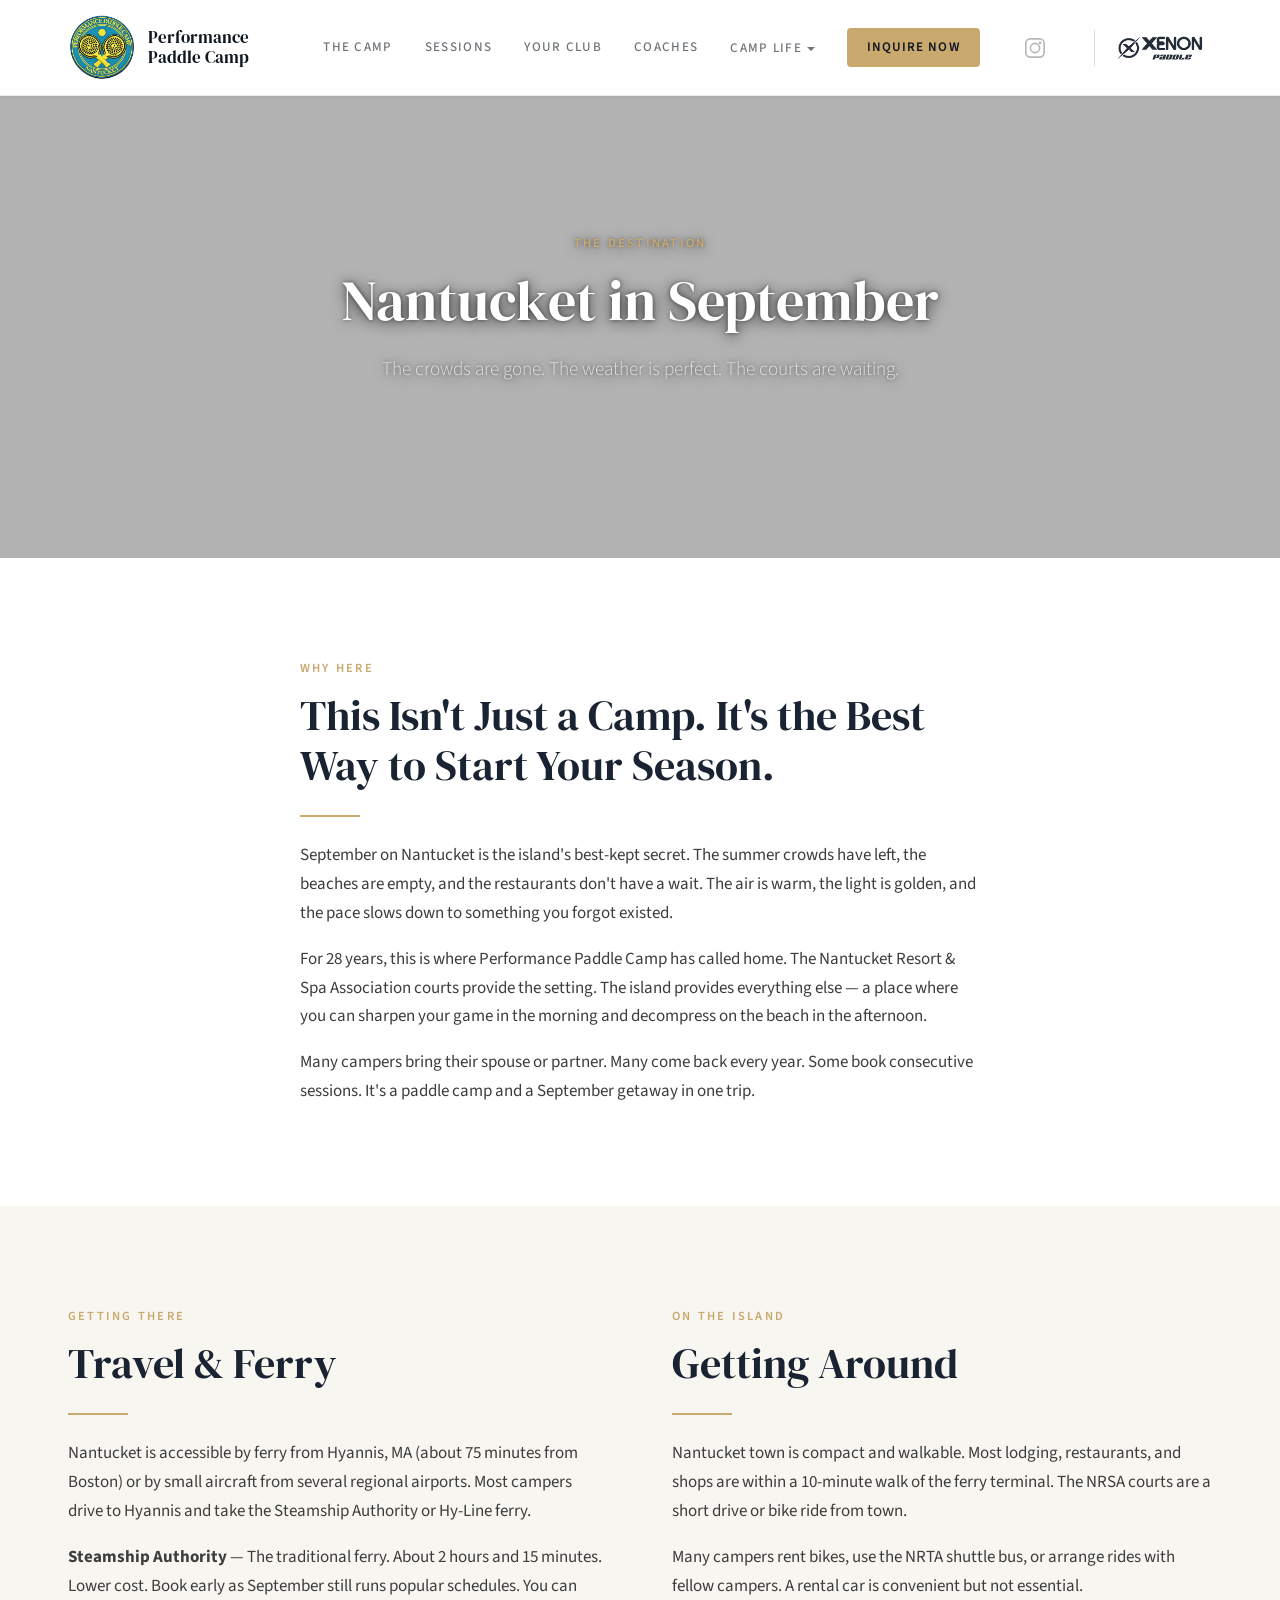
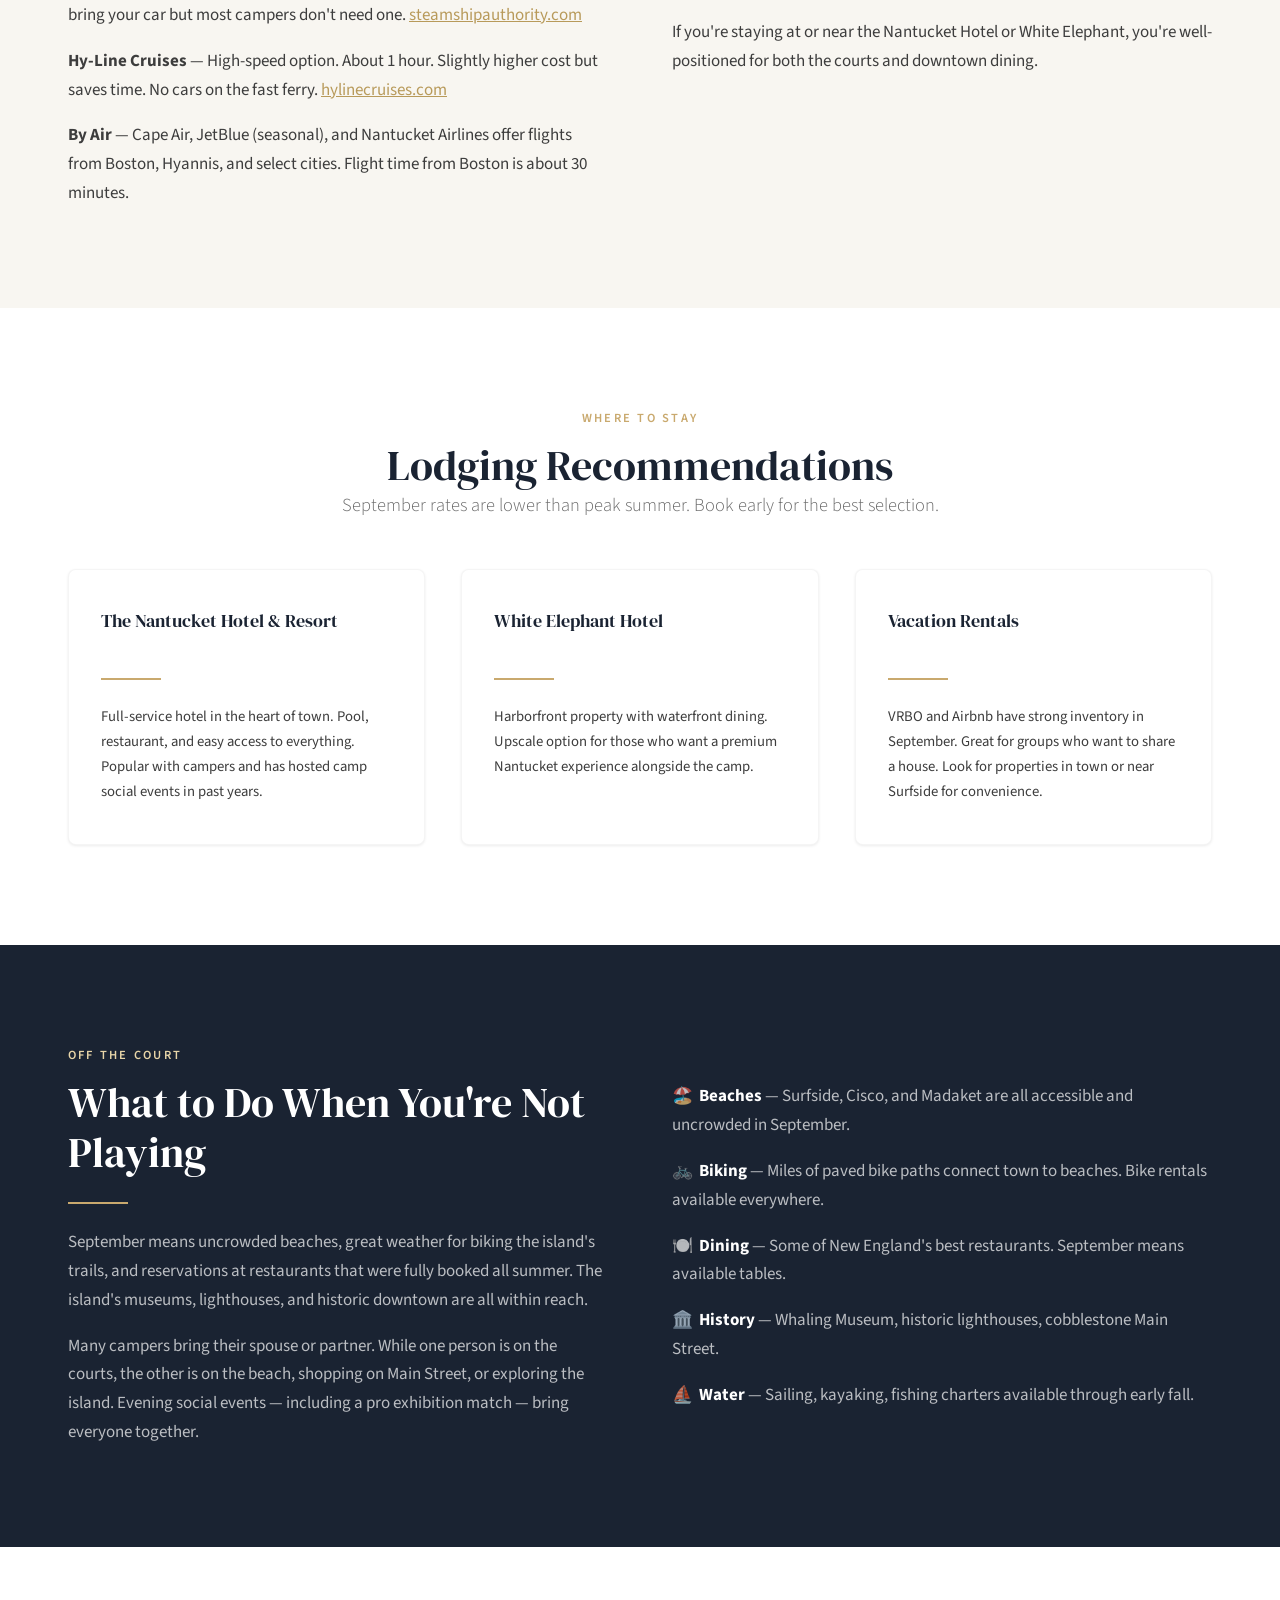
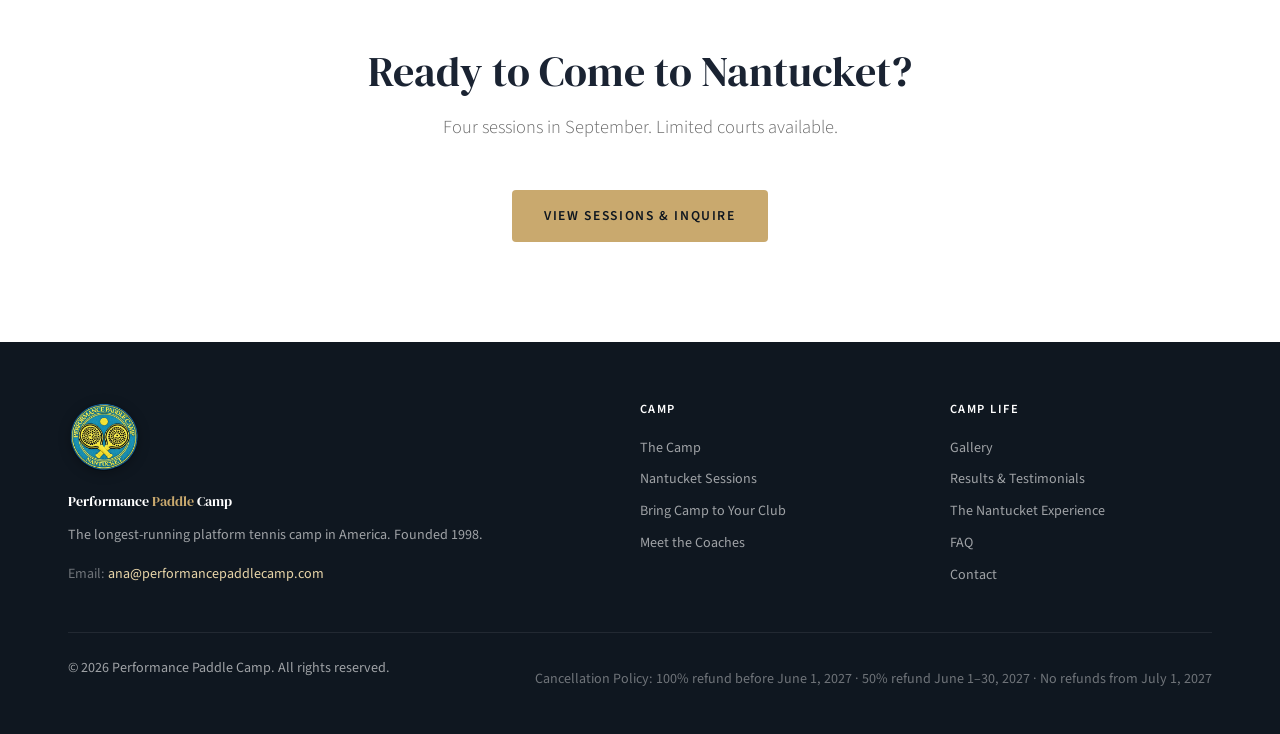
<file: nantucket.html>
<!DOCTYPE html>
<html lang="en">
<head>
  <meta charset="UTF-8">
  <meta name="viewport" content="width=device-width, initial-scale=1.0">
  <title>The Nantucket Experience — Performance Paddle Camp</title>
  <meta name="description" content="Three days of paddle, three nights on Nantucket Island. Uncrowded beaches, world-class dining, and championship-level instruction.">
  <link rel="preconnect" href="https://fonts.googleapis.com">
  <link rel="preconnect" href="https://fonts.gstatic.com" crossorigin>
  <link rel="stylesheet" href="https://fonts.googleapis.com/css2?family=DM+Serif+Display:ital@0;1&family=Source+Sans+3:ital,wght@0,300;0,400;0,500;0,600;0,700;1,400&display=swap" media="print" onload="this.media='all'">
  <noscript><link rel="stylesheet" href="https://fonts.googleapis.com/css2?family=DM+Serif+Display:ital@0;1&family=Source+Sans+3:ital,wght@0,300;0,400;0,500;0,600;0,700;1,400&display=swap"></noscript>
  <link rel="stylesheet" href="style.css">
  <link rel="icon" type="image/x-icon" href="favicon.ico">
  <link rel="icon" type="image/png" sizes="32x32" href="favicon-32x32.png">
  <link rel="icon" type="image/png" sizes="16x16" href="favicon-16x16.png">
  <link rel="apple-touch-icon" href="apple-touch-icon.png">
  <link rel="canonical" href="https://performancepaddlecamp.com/nantucket.html">
  <meta property="og:type" content="website">
  <meta property="og:url" content="https://performancepaddlecamp.com/nantucket.html">
  <meta property="og:title" content="The Nantucket Experience — Performance Paddle Camp">
  <meta property="og:description" content="Three days of paddle, three nights on Nantucket Island. Uncrowded beaches, world-class dining, and championship-level instruction.">
  <meta property="og:image" content="https://performancepaddlecamp.com/logo.png">
  <meta property="og:site_name" content="Performance Paddle Camp">
  <meta name="twitter:card" content="summary">
  <meta name="twitter:title" content="The Nantucket Experience — Performance Paddle Camp">
  <meta name="twitter:description" content="Three days of paddle, three nights on Nantucket Island. Uncrowded beaches, world-class dining, and championship-level instruction.">
  <meta name="twitter:image" content="https://performancepaddlecamp.com/logo.png">
  <meta name="robots" content="index, follow">
  <meta name="theme-color" content="#0f1720">
<script type="application/ld+json">
  {
    "@context": "https://schema.org",
    "@type": "WebPage",
    "name": "The Nantucket Experience — Performance Paddle Camp",
    "description": "Three days of paddle, three nights on Nantucket Island. Uncrowded beaches, world-class dining, and championship-level instruction.",
    "url": "https://performancepaddlecamp.com/nantucket.html",
    "isPartOf": {"@type": "WebSite", "name": "Performance Paddle Camp", "url": "https://performancepaddlecamp.com/"}
  }
  </script>
</head>
<body>

<nav class="nav"><div class="nav__inner"><a href="index.html" class="nav__brand"><img src="logo.webp" alt="Performance Paddle Camp" class="nav__logo" width="68" height="68"><span class="nav__brand-lines"><span class="nav__brand-line1">Performance</span><span class="nav__brand-line2"><span>Paddle</span> Camp</span></span></a><button class="nav__toggle" aria-label="Toggle menu" aria-expanded="false"><span></span><span></span><span></span></button><div class="nav__links"><a href="camp.html">The Camp</a><a href="sessions.html">Sessions</a><a href="club.html">Your Club</a><a href="coaches.html">Coaches</a><div class="nav__dropdown"><button class="nav__dropdown-toggle">Camp Life</button><div class="nav__dropdown-menu"><a href="gallery.html">Gallery</a><a href="results.html">Results &amp; Testimonials</a><a href="faq.html">FAQ</a></div></div><a href="sessions.html" class="nav__cta">Inquire Now</a> <a href="https://www.instagram.com/performancepaddlecamp/" target="_blank" rel="noopener" class="nav__instagram" aria-label="Instagram"><svg xmlns="http://www.w3.org/2000/svg" width="22" height="22" viewBox="0 0 24 24" fill="none" stroke="currentColor" stroke-width="1.8" stroke-linecap="round" stroke-linejoin="round"><rect x="2" y="2" width="20" height="20" rx="5" ry="5"/><circle cx="12" cy="12" r="5"/><circle cx="17.5" cy="6.5" r="1.5" fill="currentColor" stroke="none"/></svg></a>
        <a href="https://xenonpaddle.com" target="_blank" rel="noopener" class="nav__sponsor"><img src="xenon-logo.webp" alt="Xenon Paddle - Official Sponsor" class="nav__sponsor-img"></a></div></div></nav>

<header class="hero hero--short" style="background: var(--navy-deep);">
  <div class="hero__bg" style="background-image: url('https://images.unsplash.com/photo-1507525428034-b723cf961d3e?w=1600&q=80');"></div>
  <div class="hero__content">
    <span class="eyebrow">The Destination</span>
    <h1>Nantucket in September</h1>
    <p class="subtitle">The crowds are gone. The weather is perfect. The courts are waiting.</p>
  </div>
</header>

<!-- Why Nantucket -->
<section class="section">
  <div class="container">
    <div class="max-w-prose mx-auto fade-in">
      <span class="eyebrow">Why Here</span>
      <h2>This Isn't Just a Camp. It's the Best Way to Start Your Season.</h2>
      <div class="divider"></div>
      <p>September on Nantucket is the island's best-kept secret. The summer crowds have left, the beaches are empty, and the restaurants don't have a wait. The air is warm, the light is golden, and the pace slows down to something you forgot existed.</p>
      <p>For 28 years, this is where Performance Paddle Camp has called home. The Nantucket Resort & Spa Association courts provide the setting. The island provides everything else — a place where you can sharpen your game in the morning and decompress on the beach in the afternoon.</p>
      <p>Many campers bring their spouse or partner. Many come back every year. Some book consecutive sessions. It's a paddle camp and a September getaway in one trip.</p>
    </div>
  </div>
</section>

<!-- Getting There -->
<section class="section section--cream">
  <div class="container">
    <div class="grid-2 fade-in" style="gap: 64px; align-items: start;">
      <div>
        <span class="eyebrow">Getting There</span>
        <h2>Travel & Ferry</h2>
        <div class="divider"></div>
        <p>Nantucket is accessible by ferry from Hyannis, MA (about 75 minutes from Boston) or by small aircraft from several regional airports. Most campers drive to Hyannis and take the Steamship Authority or Hy-Line ferry.</p>
        <p><strong>Steamship Authority</strong> — The traditional ferry. About 2 hours and 15 minutes. Lower cost. Book early as September still runs popular schedules. You can bring your car but most campers don't need one. <a href="https://www.steamshipauthority.com" target="_blank" rel="noopener" style="color: var(--sand-muted); text-decoration: underline;">steamshipauthority.com</a></p>
        <p><strong>Hy-Line Cruises</strong> — High-speed option. About 1 hour. Slightly higher cost but saves time. No cars on the fast ferry. <a href="https://www.hylinecruises.com" target="_blank" rel="noopener" style="color: var(--sand-muted); text-decoration: underline;">hylinecruises.com</a></p>
        <p><strong>By Air</strong> — Cape Air, JetBlue (seasonal), and Nantucket Airlines offer flights from Boston, Hyannis, and select cities. Flight time from Boston is about 30 minutes.</p>
      </div>
      <div>
        <span class="eyebrow">On the Island</span>
        <h2>Getting Around</h2>
        <div class="divider"></div>
        <p>Nantucket town is compact and walkable. Most lodging, restaurants, and shops are within a 10-minute walk of the ferry terminal. The NRSA courts are a short drive or bike ride from town.</p>
        <p>Many campers rent bikes, use the NRTA shuttle bus, or arrange rides with fellow campers. A rental car is convenient but not essential.</p>
        <p>If you're staying at or near the Nantucket Hotel or White Elephant, you're well-positioned for both the courts and downtown dining.</p>
      </div>
    </div>
  </div>
</section>

<!-- Where to Stay -->
<section class="section">
  <div class="container">
    <div class="text-center mb-lg fade-in">
      <span class="eyebrow">Where to Stay</span>
      <h2>Lodging Recommendations</h2>
      <p class="subtitle mx-auto">September rates are lower than peak summer. Book early for the best selection.</p>
    </div>
    <div class="grid-3 fade-in">
      <div class="card">
        <h4>The Nantucket Hotel & Resort</h4>
        <div class="divider"></div>
        <p style="font-size: 0.92rem;">Full-service hotel in the heart of town. Pool, restaurant, and easy access to everything. Popular with campers and has hosted camp social events in past years.</p>
      </div>
      <div class="card">
        <h4>White Elephant Hotel</h4>
        <div class="divider"></div>
        <p style="font-size: 0.92rem;">Harborfront property with waterfront dining. Upscale option for those who want a premium Nantucket experience alongside the camp.</p>
      </div>
      <div class="card">
        <h4>Vacation Rentals</h4>
        <div class="divider"></div>
        <p style="font-size: 0.92rem;">VRBO and Airbnb have strong inventory in September. Great for groups who want to share a house. Look for properties in town or near Surfside for convenience.</p>
      </div>
    </div>
  </div>
</section>

<!-- Off the Court -->
<section class="section section--navy">
  <div class="container">
    <div class="grid-2 fade-in" style="align-items: center; gap: 64px;">
      <div>
        <span class="eyebrow" style="color: var(--sand-light);">Off the Court</span>
        <h2 style="color: var(--white);">What to Do When You're Not Playing</h2>
        <div class="divider"></div>
        <p style="color: rgba(255,255,255,0.7);">September means uncrowded beaches, great weather for biking the island's trails, and reservations at restaurants that were fully booked all summer. The island's museums, lighthouses, and historic downtown are all within reach.</p>
        <p style="color: rgba(255,255,255,0.7);">Many campers bring their spouse or partner. While one person is on the courts, the other is on the beach, shopping on Main Street, or exploring the island. Evening social events — including a pro exhibition match — bring everyone together.</p>
      </div>
      <div style="color: rgba(255,255,255,0.7);">
        <p>🏖️ &nbsp;<strong style="color: var(--white);">Beaches</strong> — Surfside, Cisco, and Madaket are all accessible and uncrowded in September.</p>
        <p>🚲 &nbsp;<strong style="color: var(--white);">Biking</strong> — Miles of paved bike paths connect town to beaches. Bike rentals available everywhere.</p>
        <p>🍽️ &nbsp;<strong style="color: var(--white);">Dining</strong> — Some of New England's best restaurants. September means available tables.</p>
        <p>🏛️ &nbsp;<strong style="color: var(--white);">History</strong> — Whaling Museum, historic lighthouses, cobblestone Main Street.</p>
        <p>⛵ &nbsp;<strong style="color: var(--white);">Water</strong> — Sailing, kayaking, fishing charters available through early fall.</p>
      </div>
    </div>
  </div>
</section>

<section class="section text-center">
  <div class="container fade-in">
    <h2>Ready to Come to Nantucket?</h2>
    <p class="subtitle mx-auto mt-sm mb-lg">Four sessions in September. Limited courts available.</p>
    <a href="sessions.html" class="btn btn--primary">View Sessions & Inquire</a>
  </div>
</section>

<footer class="footer"><div class="container"><div class="footer__inner"><div><img src="logo.webp" alt="Performance Paddle Camp" class="footer__logo" width="72" height="72" loading="lazy"><p class="footer__brand">Performance <span>Paddle</span> Camp</p><p>The longest-running platform tennis camp in America. Founded 1998.</p><p class="mt-sm" style="color: rgba(255,255,255,0.4);">Email: <a href="mailto:ana@performancepaddlecamp.com" style="color: var(--sand-light);">ana@performancepaddlecamp.com</a></p></div><div class="footer__links"><h4>Camp</h4><a href="camp.html">The Camp</a><a href="sessions.html">Nantucket Sessions</a><a href="club.html">Bring Camp to Your Club</a><a href="coaches.html">Meet the Coaches</a></div><div class="footer__links"><h4>Camp Life</h4><a href="gallery.html">Gallery</a><a href="results.html">Results &amp; Testimonials</a><a href="nantucket.html">The Nantucket Experience</a><a href="faq.html">FAQ</a><a href="contact.html">Contact</a></div></div><div class="footer__bottom"><p>© 2026 Performance Paddle Camp. All rights reserved.</p><p class="footer__policy">Cancellation Policy: 100% refund before June 1, 2027 · 50% refund June 1–30, 2027 · No refunds from July 1, 2027</p></div></div></footer>
<script src="main.js"></script>
</body>
</html>
</file>
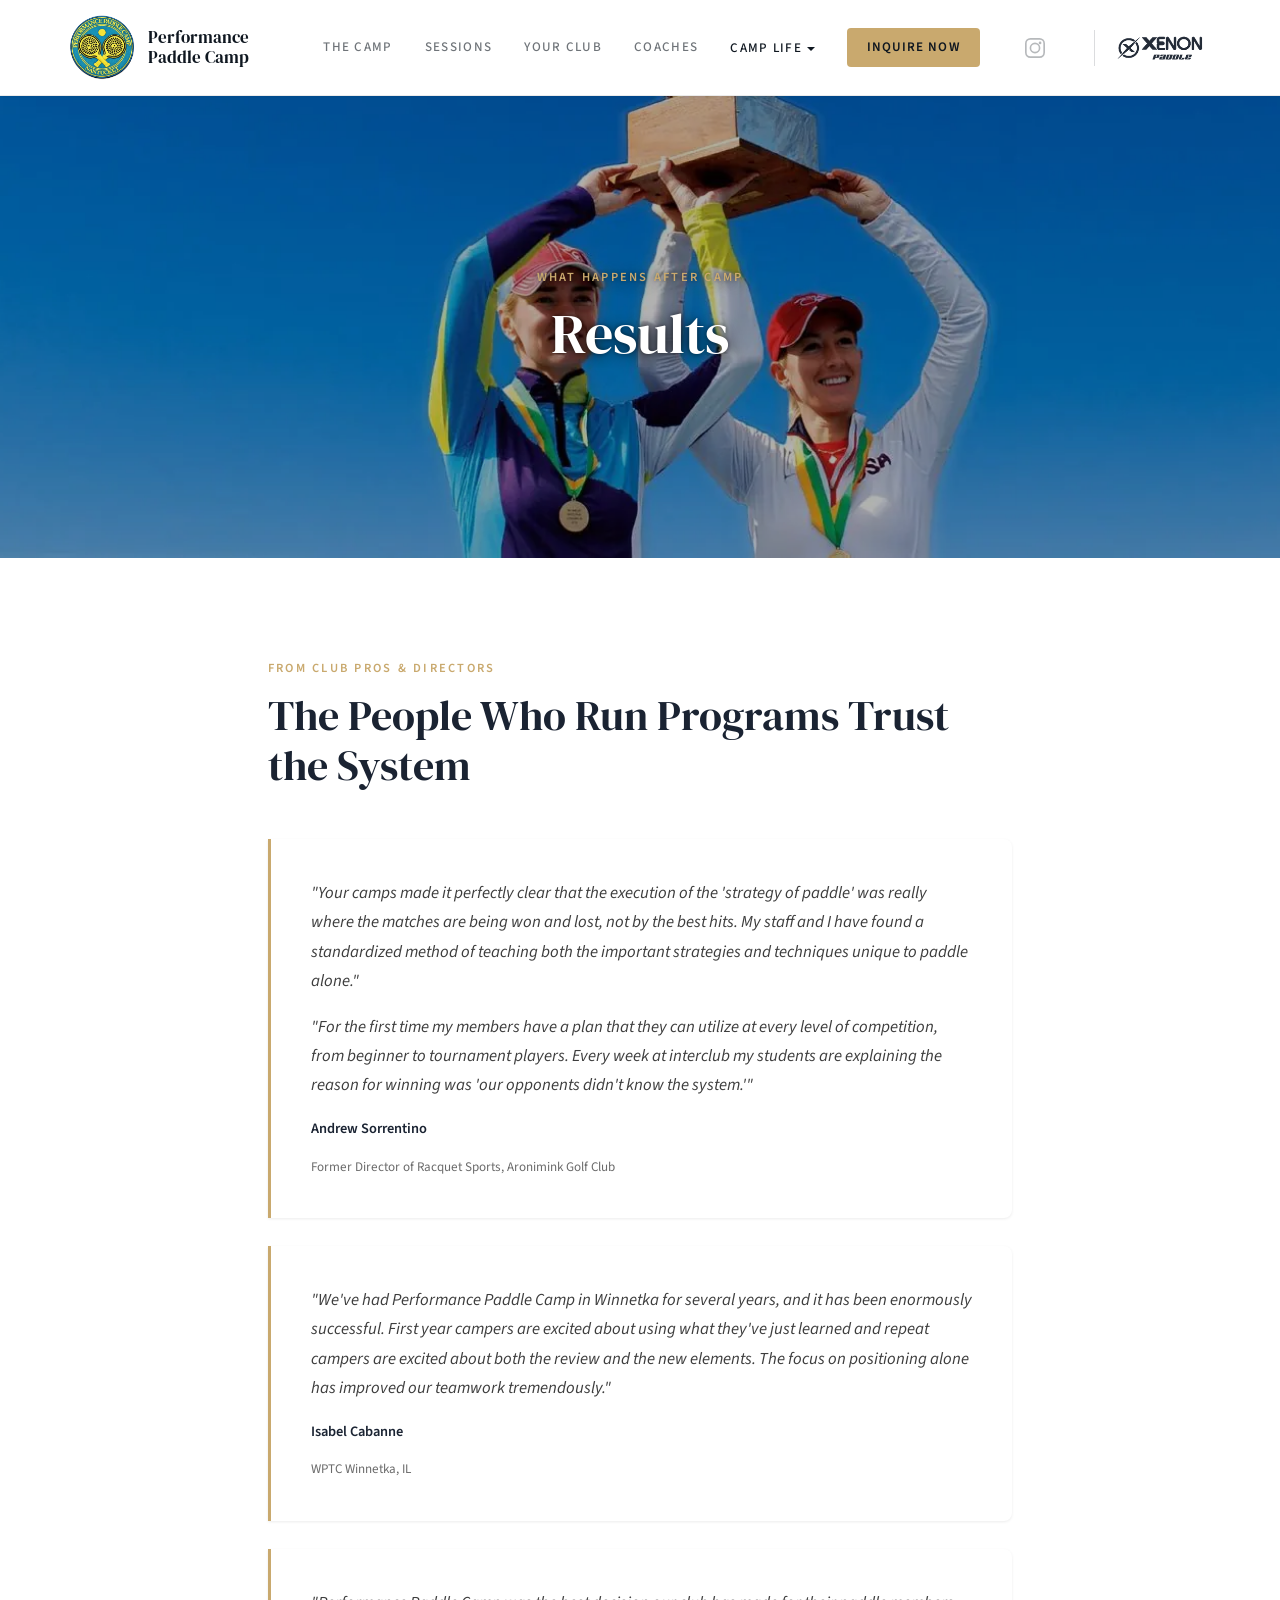
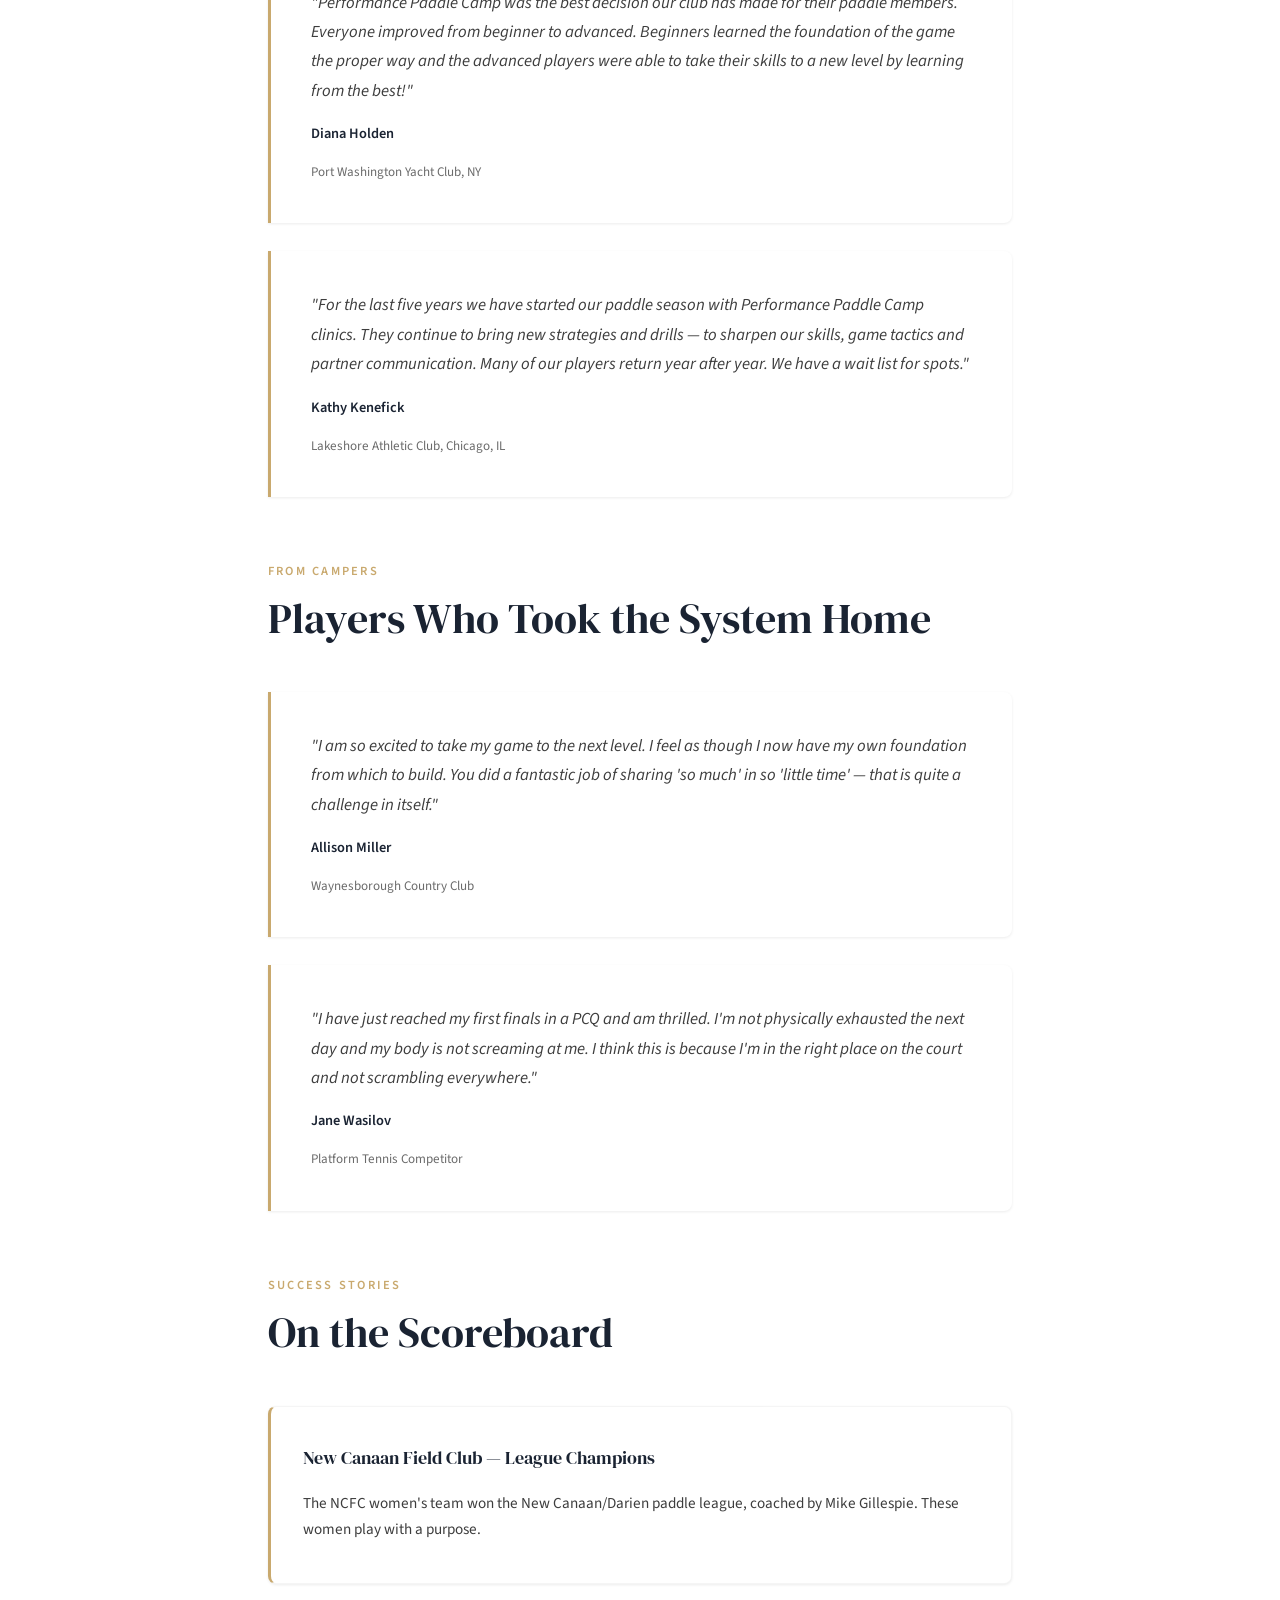
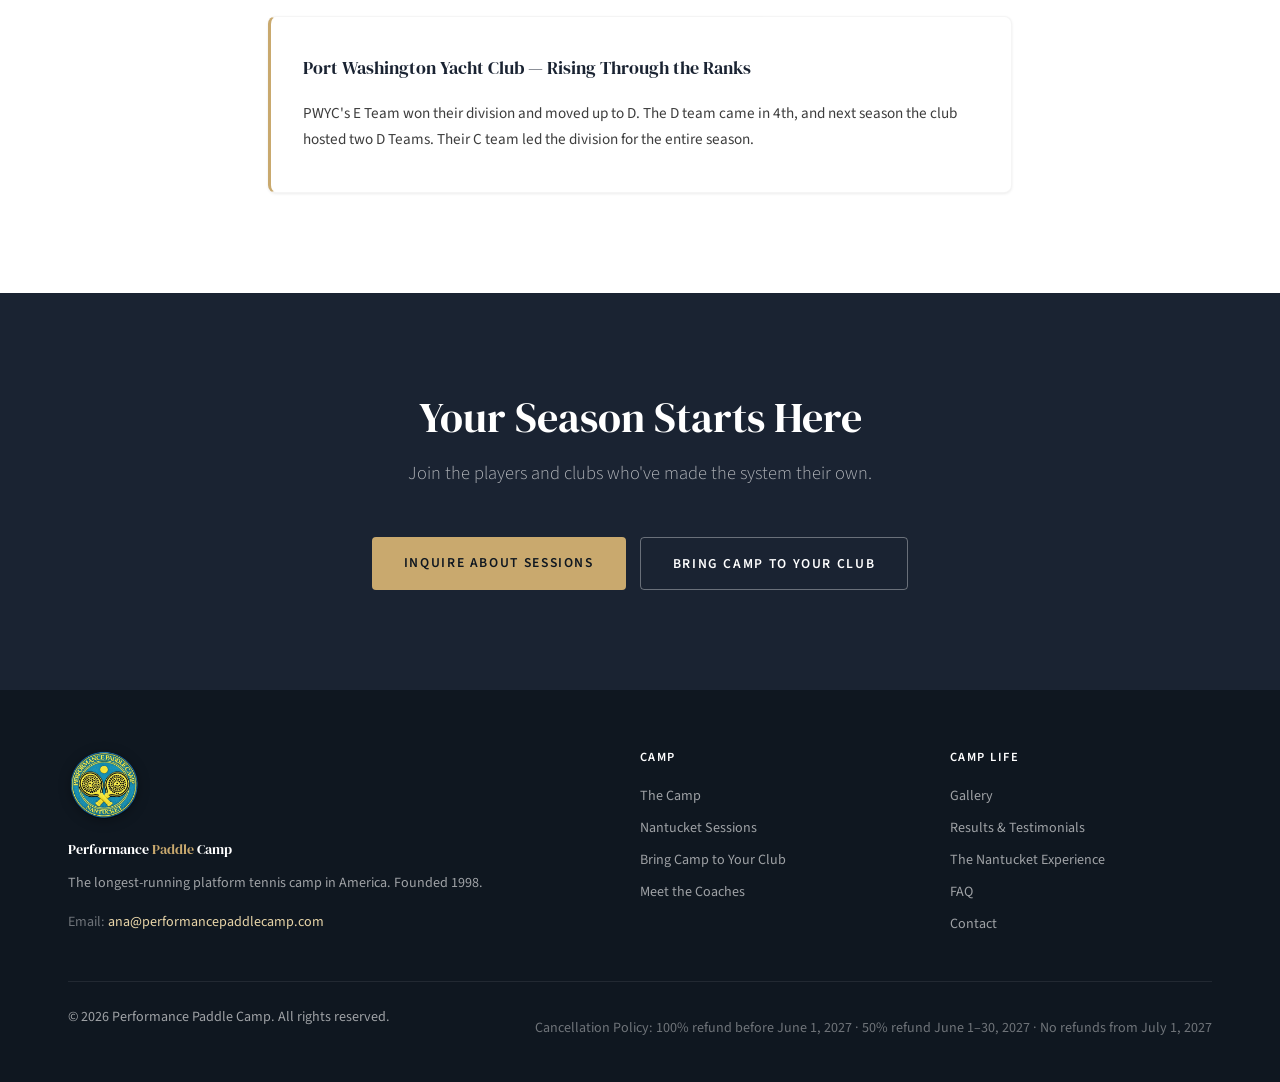
<file: results.html>
<!DOCTYPE html>
<html lang="en">
<head>
  <meta charset="UTF-8">
  <meta name="viewport" content="width=device-width, initial-scale=1.0">
  <title>Results & Testimonials — Performance Paddle Camp</title>
  <meta name="description" content="See what campers say about Performance Paddle Camp. 18 national titles, APTA Hall of Fame recognition, and 28 years of proven results.">
  <link rel="preconnect" href="https://fonts.googleapis.com">
  <link rel="preconnect" href="https://fonts.gstatic.com" crossorigin>
  <link rel="stylesheet" href="https://fonts.googleapis.com/css2?family=DM+Serif+Display:ital@0;1&family=Source+Sans+3:ital,wght@0,300;0,400;0,500;0,600;0,700;1,400&display=swap" media="print" onload="this.media='all'">
  <noscript><link rel="stylesheet" href="https://fonts.googleapis.com/css2?family=DM+Serif+Display:ital@0;1&family=Source+Sans+3:ital,wght@0,300;0,400;0,500;0,600;0,700;1,400&display=swap"></noscript>
  <link rel="stylesheet" href="style.css">
  <link rel="icon" type="image/x-icon" href="favicon.ico">
  <link rel="icon" type="image/png" sizes="32x32" href="favicon-32x32.png">
  <link rel="icon" type="image/png" sizes="16x16" href="favicon-16x16.png">
  <link rel="apple-touch-icon" href="apple-touch-icon.png">
  <link rel="canonical" href="https://performancepaddlecamp.com/results.html">
  <meta property="og:type" content="website">
  <meta property="og:url" content="https://performancepaddlecamp.com/results.html">
  <meta property="og:title" content="Results & Testimonials — Performance Paddle Camp">
  <meta property="og:description" content="See what campers say about Performance Paddle Camp. 18 national titles, APTA Hall of Fame recognition, and 28 years of proven results.">
  <meta property="og:image" content="https://performancepaddlecamp.com/logo.png">
  <meta property="og:site_name" content="Performance Paddle Camp">
  <meta name="twitter:card" content="summary">
  <meta name="twitter:title" content="Results & Testimonials — Performance Paddle Camp">
  <meta name="twitter:description" content="See what campers say about Performance Paddle Camp. 18 national titles, APTA Hall of Fame recognition, and 28 years of proven results.">
  <meta name="twitter:image" content="https://performancepaddlecamp.com/logo.png">
  <meta name="robots" content="index, follow">
  <meta name="theme-color" content="#0f1720">
<script type="application/ld+json">
  {
    "@context": "https://schema.org",
    "@type": "WebPage",
    "name": "Results & Testimonials — Performance Paddle Camp",
    "description": "See what campers say about Performance Paddle Camp. 18 national titles, APTA Hall of Fame recognition, and 28 years of proven results.",
    "url": "https://performancepaddlecamp.com/results.html",
    "isPartOf": {"@type": "WebSite", "name": "Performance Paddle Camp", "url": "https://performancepaddlecamp.com/"}
  }
  </script>
  <link rel="preload" as="image" href="results-hero.webp">
</head>
<body>

<nav class="nav"><div class="nav__inner"><a href="index.html" class="nav__brand"><img src="logo.webp" alt="Performance Paddle Camp" class="nav__logo" width="68" height="68"><span class="nav__brand-lines"><span class="nav__brand-line1">Performance</span><span class="nav__brand-line2"><span>Paddle</span> Camp</span></span></a><button class="nav__toggle" aria-label="Toggle menu" aria-expanded="false"><span></span><span></span><span></span></button><div class="nav__links"><a href="camp.html">The Camp</a><a href="sessions.html">Sessions</a><a href="club.html">Your Club</a><a href="coaches.html">Coaches</a><div class="nav__dropdown"><button class="nav__dropdown-toggle">Camp Life</button><div class="nav__dropdown-menu"><a href="gallery.html">Gallery</a><a href="results.html">Results &amp; Testimonials</a><a href="faq.html">FAQ</a></div></div><a href="sessions.html" class="nav__cta">Inquire Now</a> <a href="https://www.instagram.com/performancepaddlecamp/" target="_blank" rel="noopener" class="nav__instagram" aria-label="Instagram"><svg xmlns="http://www.w3.org/2000/svg" width="22" height="22" viewBox="0 0 24 24" fill="none" stroke="currentColor" stroke-width="1.8" stroke-linecap="round" stroke-linejoin="round"><rect x="2" y="2" width="20" height="20" rx="5" ry="5"/><circle cx="12" cy="12" r="5"/><circle cx="17.5" cy="6.5" r="1.5" fill="currentColor" stroke="none"/></svg></a>
        <a href="https://xenonpaddle.com" target="_blank" rel="noopener" class="nav__sponsor"><img src="xenon-logo.webp" alt="Xenon Paddle - Official Sponsor" class="nav__sponsor-img"></a></div></div></nav>

<header class="hero hero--short" style="background: var(--navy-deep);">
  <div class="hero__bg" style="background-image: url('results-hero.webp');"></div>
  <div class="hero__content">
    <span class="eyebrow">What Happens After Camp</span>
    <h1>Results</h1>
  </div>
</header>

<!-- From Pros -->
<section class="section">
  <div class="container" style="max-width: 800px;">
    <div class="fade-in mb-xl">
      <span class="eyebrow">From Club Pros & Directors</span>
      <h2 class="mb-lg">The People Who Run Programs Trust the System</h2>

      <div class="testimonial">
        <p class="testimonial__text">"Your camps made it perfectly clear that the execution of the 'strategy of paddle' was really where the matches are being won and lost, not by the best hits. My staff and I have found a standardized method of teaching both the important strategies and techniques unique to paddle alone."</p>
        <p class="testimonial__text">"For the first time my members have a plan that they can utilize at every level of competition, from beginner to tournament players. Every week at interclub my students are explaining the reason for winning was 'our opponents didn't know the system.'"</p>
        <p class="testimonial__author">Andrew Sorrentino</p>
        <p class="testimonial__role">Former Director of Racquet Sports, Aronimink Golf Club</p>
      </div>

      <div class="testimonial">
        <p class="testimonial__text">"We've had Performance Paddle Camp in Winnetka for several years, and it has been enormously successful. First year campers are excited about using what they've just learned and repeat campers are excited about both the review and the new elements. The focus on positioning alone has improved our teamwork tremendously."</p>
        <p class="testimonial__author">Isabel Cabanne</p>
        <p class="testimonial__role">WPTC Winnetka, IL</p>
      </div>

      <div class="testimonial">
        <p class="testimonial__text">"Performance Paddle Camp was the best decision our club has made for their paddle members. Everyone improved from beginner to advanced. Beginners learned the foundation of the game the proper way and the advanced players were able to take their skills to a new level by learning from the best!"</p>
        <p class="testimonial__author">Diana Holden</p>
        <p class="testimonial__role">Port Washington Yacht Club, NY</p>
      </div>

      <div class="testimonial">
        <p class="testimonial__text">"For the last five years we have started our paddle season with Performance Paddle Camp clinics. They continue to bring new strategies and drills — to sharpen our skills, game tactics and partner communication. Many of our players return year after year. We have a wait list for spots."</p>
        <p class="testimonial__author">Kathy Kenefick</p>
        <p class="testimonial__role">Lakeshore Athletic Club, Chicago, IL</p>
      </div>
    </div>

    <div class="fade-in mb-xl">
      <span class="eyebrow">From Campers</span>
      <h2 class="mb-lg">Players Who Took the System Home</h2>

      <div class="testimonial">
        <p class="testimonial__text">"I am so excited to take my game to the next level. I feel as though I now have my own foundation from which to build. You did a fantastic job of sharing 'so much' in so 'little time' — that is quite a challenge in itself."</p>
        <p class="testimonial__author">Allison Miller</p>
        <p class="testimonial__role">Waynesborough Country Club</p>
      </div>

      <div class="testimonial">
        <p class="testimonial__text">"I have just reached my first finals in a PCQ and am thrilled. I'm not physically exhausted the next day and my body is not screaming at me. I think this is because I'm in the right place on the court and not scrambling everywhere."</p>
        <p class="testimonial__author">Jane Wasilov</p>
        <p class="testimonial__role">Platform Tennis Competitor</p>
      </div>
    </div>

    <div class="fade-in">
      <span class="eyebrow">Success Stories</span>
      <h2 class="mb-lg">On the Scoreboard</h2>

      <div class="card mb-md" style="border-left: 3px solid var(--sand);">
        <h4>New Canaan Field Club — League Champions</h4>
        <p style="font-size: 0.95rem;">The NCFC women's team won the New Canaan/Darien paddle league, coached by Mike Gillespie. These women play with a purpose.</p>
      </div>

      <div class="card" style="border-left: 3px solid var(--sand);">
        <h4>Port Washington Yacht Club — Rising Through the Ranks</h4>
        <p style="font-size: 0.95rem;">PWYC's E Team won their division and moved up to D. The D team came in 4th, and next season the club hosted two D Teams. Their C team led the division for the entire season.</p>
      </div>
    </div>
  </div>
</section>

<section class="section section--navy text-center">
  <div class="container fade-in">
    <h2>Your Season Starts Here</h2>
    <p class="subtitle mx-auto mt-sm mb-lg" style="color: rgba(255,255,255,0.65);">Join the players and clubs who've made the system their own.</p>
    <div class="btn-group">
      <a href="sessions.html" class="btn btn--primary">Inquire About Sessions</a>
      <a href="club.html" class="btn btn--outline">Bring Camp to Your Club</a>
    </div>
  </div>
</section>

<footer class="footer"><div class="container"><div class="footer__inner"><div><img src="logo.webp" alt="Performance Paddle Camp" class="footer__logo" width="72" height="72" loading="lazy"><p class="footer__brand">Performance <span>Paddle</span> Camp</p><p>The longest-running platform tennis camp in America. Founded 1998.</p><p class="mt-sm" style="color: rgba(255,255,255,0.4);">Email: <a href="mailto:ana@performancepaddlecamp.com" style="color: var(--sand-light);">ana@performancepaddlecamp.com</a></p></div><div class="footer__links"><h4>Camp</h4><a href="camp.html">The Camp</a><a href="sessions.html">Nantucket Sessions</a><a href="club.html">Bring Camp to Your Club</a><a href="coaches.html">Meet the Coaches</a></div><div class="footer__links"><h4>Camp Life</h4><a href="gallery.html">Gallery</a><a href="results.html">Results &amp; Testimonials</a><a href="nantucket.html">The Nantucket Experience</a><a href="faq.html">FAQ</a><a href="contact.html">Contact</a></div></div><div class="footer__bottom"><p>© 2026 Performance Paddle Camp. All rights reserved.</p><p class="footer__policy">Cancellation Policy: 100% refund before June 1, 2027 · 50% refund June 1–30, 2027 · No refunds from July 1, 2027</p></div></div></footer>
<script src="main.js"></script>
</body>
</html>
</file>
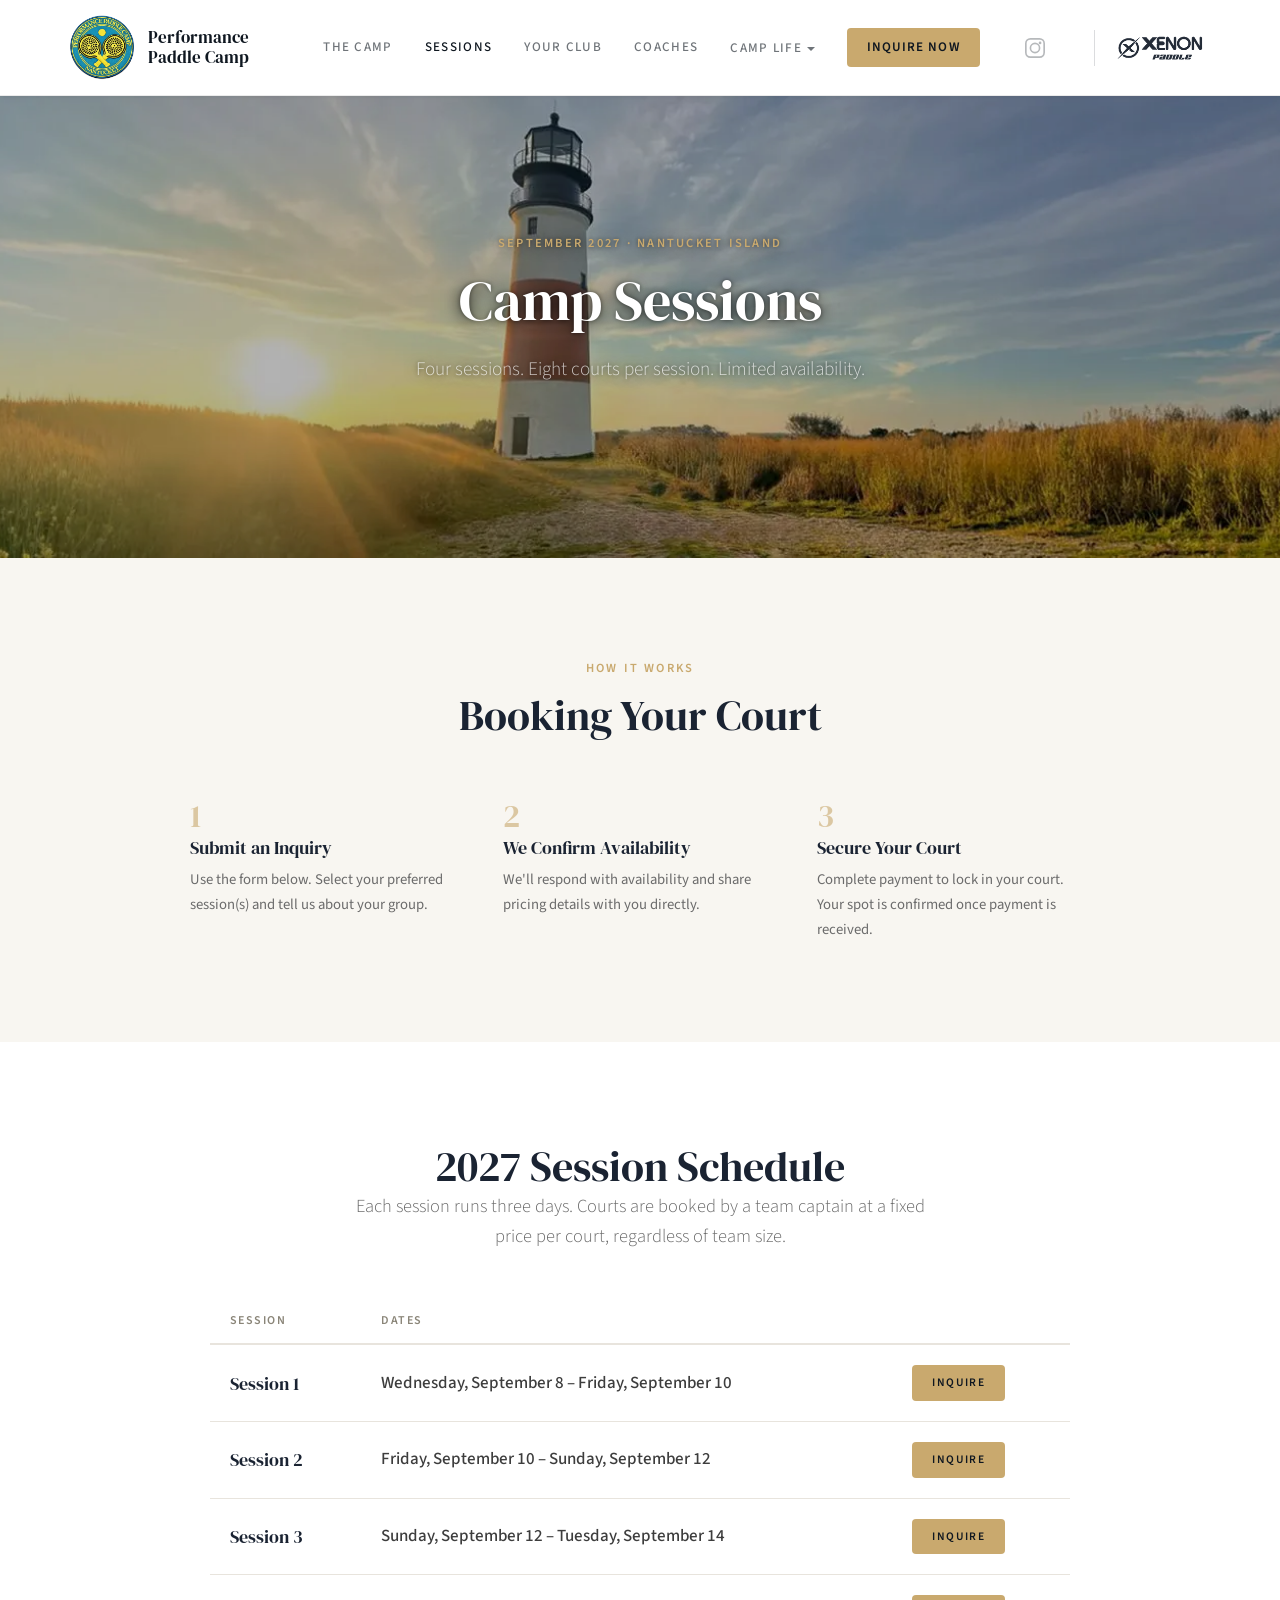
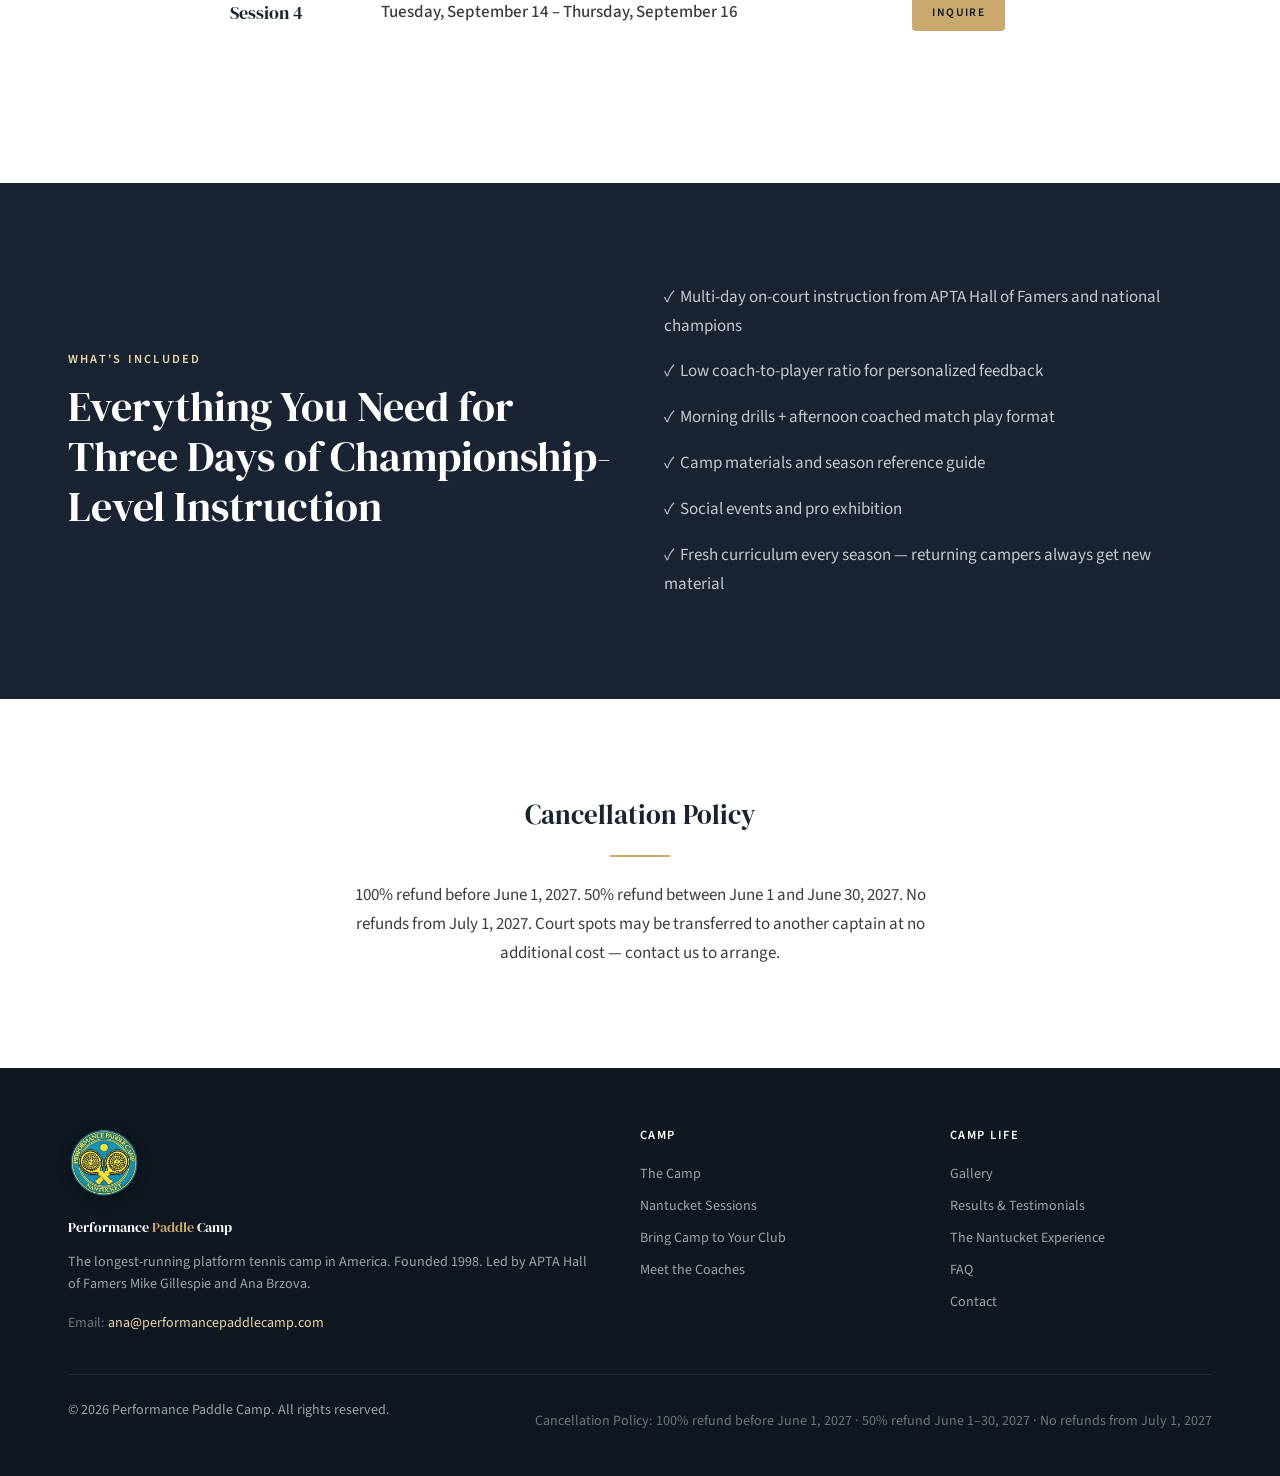
<file: sessions.html>
<!DOCTYPE html>
<html lang="en">
<head>
  <meta charset="UTF-8">
  <meta name="viewport" content="width=device-width, initial-scale=1.0">
  <title>2027 Nantucket Sessions &#8212; Performance Paddle Camp</title>
  <meta name="description" content="2027 Nantucket platform tennis camp sessions. September 8–16 on Nantucket Island. 8 courts per session. Limited availability.">
  <link rel="preconnect" href="https://fonts.googleapis.com">
  <link rel="preconnect" href="https://fonts.gstatic.com" crossorigin>
  <link rel="stylesheet" href="https://fonts.googleapis.com/css2?family=DM+Serif+Display:ital@0;1&family=Source+Sans+3:ital,wght@0,300;0,400;0,500;0,600;0,700;1,400&display=swap" media="print" onload="this.media='all'">
  <noscript><link rel="stylesheet" href="https://fonts.googleapis.com/css2?family=DM+Serif+Display:ital@0;1&family=Source+Sans+3:ital,wght@0,300;0,400;0,500;0,600;0,700;1,400&display=swap"></noscript>
  <link rel="stylesheet" href="style.css">
  <link rel="icon" type="image/x-icon" href="favicon.ico">
  <link rel="icon" type="image/png" sizes="32x32" href="favicon-32x32.png">
  <link rel="icon" type="image/png" sizes="16x16" href="favicon-16x16.png">
  <link rel="apple-touch-icon" href="apple-touch-icon.png">
  <link rel="canonical" href="https://performancepaddlecamp.com/sessions.html">
  <meta property="og:type" content="website">
  <meta property="og:url" content="https://performancepaddlecamp.com/sessions.html">
  <meta property="og:title" content="2027 Session Schedule &#8212; Performance Paddle Camp">
  <meta property="og:description" content="2027 Nantucket platform tennis camp sessions. September 8–16 on Nantucket Island. 8 courts per session. Limited availability.">
  <meta property="og:image" content="https://performancepaddlecamp.com/logo.png">
  <meta property="og:site_name" content="Performance Paddle Camp">
  <meta name="twitter:card" content="summary">
  <meta name="twitter:title" content="2027 Session Schedule &#8212; Performance Paddle Camp">
  <meta name="twitter:description" content="2027 Nantucket platform tennis camp sessions. September 8–16 on Nantucket Island. 8 courts per session. Limited availability.">
  <meta name="twitter:image" content="https://performancepaddlecamp.com/logo.png">
  <meta name="robots" content="index, follow">
  <meta name="theme-color" content="#0f1720">
<script type="application/ld+json">
  {
    "@context": "https://schema.org",
    "@type": "Event",
    "name": "Performance Paddle Camp 2027 Nantucket Sessions",
    "description": "Platform tennis camp sessions on Nantucket Island, September 8-16, 2027.",
    "startDate": "2027-09-08",
    "endDate": "2027-09-16",
    "eventAttendanceMode": "https://schema.org/OfflineEventAttendanceMode",
    "location": {
      "@type": "Place",
      "name": "Nantucket Resort & Spa Association",
      "address": {"@type": "PostalAddress", "addressLocality": "Nantucket", "addressRegion": "MA"}
    },
    "organizer": {"@type": "Organization", "name": "Performance Paddle Camp", "url": "https://performancepaddlecamp.com/"}
  }
  </script>
  <link rel="preload" as="image" href="sessions-hero.webp">
</head>
<body>

<!-- Navigation -->
<nav class="nav" role="navigation" aria-label="Main navigation">
  <div class="nav__inner">
    <a href="index.html" class="nav__brand"><img src="logo.webp" alt="Performance Paddle Camp" class="nav__logo" width="68" height="68"><span class="nav__brand-lines"><span class="nav__brand-line1">Performance</span><span class="nav__brand-line2"><span>Paddle</span> Camp</span></span></a>
    <button class="nav__toggle" aria-label="Toggle menu" aria-expanded="false">
      <span></span><span></span><span></span>
    </button>
    <div class="nav__links">
      <a href="camp.html">The Camp</a>
      <a href="sessions.html">Sessions</a>
      <a href="club.html">Your Club</a>
      <a href="coaches.html">Coaches</a>
      <div class="nav__dropdown">
        <button class="nav__dropdown-toggle">Camp Life</button>
        <div class="nav__dropdown-menu">
          <a href="gallery.html">Gallery</a>
          <a href="results.html">Results &amp; Testimonials</a>
          <a href="faq.html">FAQ</a>
        </div>
      </div>
      <a href="sessions.html" class="nav__cta">Inquire Now</a>
      <a href="https://www.instagram.com/performancepaddlecamp/" target="_blank" rel="noopener" class="nav__instagram" aria-label="Instagram"><svg xmlns="http://www.w3.org/2000/svg" width="22" height="22" viewBox="0 0 24 24" fill="none" stroke="currentColor" stroke-width="1.8" stroke-linecap="round" stroke-linejoin="round"><rect x="2" y="2" width="20" height="20" rx="5" ry="5"/><circle cx="12" cy="12" r="5"/><circle cx="17.5" cy="6.5" r="1.5" fill="currentColor" stroke="none"/></svg></a>
        <a href="https://xenonpaddle.com" target="_blank" rel="noopener" class="nav__sponsor"><img src="xenon-logo.webp" alt="Xenon Paddle - Official Sponsor" class="nav__sponsor-img"></a>
    </div>
  </div>
</nav>

<!-- Hero -->
<header class="hero hero--short" style="background: var(--navy-deep);">
  <div class="hero__bg" style="background-image: url('sessions-hero.webp');"></div>
  <div class="hero__content">
    <span class="eyebrow">September 2027 &middot; Nantucket Island</span>
    <h1>Camp Sessions</h1>
    <p class="subtitle">Four sessions. Eight courts per session. Limited availability.</p>
  </div>
</header>

<!-- How Booking Works -->
<section class="section section--cream">
  <div class="container">
    <div class="text-center mb-lg fade-in">
      <span class="eyebrow">How It Works</span>
      <h2>Booking Your Court</h2>
    </div>
    <div class="steps fade-in" style="max-width: 900px; margin: 0 auto;">
      <div class="step">
        <h4>Submit an Inquiry</h4>
        <p>Use the form below. Select your preferred session(s) and tell us about your group.</p>
      </div>
      <div class="step">
        <h4>We Confirm Availability</h4>
        <p>We'll respond with availability and share pricing details with you directly.</p>
      </div>
      <div class="step">
        <h4>Secure Your Court</h4>
        <p>Complete payment to lock in your court. Your spot is confirmed once payment is received.</p>
      </div>
    </div>
  </div>
</section>

<section class="section">
  <div class="container">
    <div class="text-center mb-lg fade-in">
      <h2>2027 Session Schedule</h2>
      <p class="subtitle mx-auto">Each session runs three days. Courts are booked by a team captain at a fixed price per court, regardless of team size.</p>
    </div>

    <div class="fade-in" style="max-width: 860px; margin: 0 auto;">
      <!-- Desktop table -->
      <table class="sessions-table sessions-table--desktop">
        <thead>
          <tr>
            <th>Session</th>
            <th>Dates</th>
            <th></th>
          </tr>
        </thead>
        <tbody>
          <tr>
            <td class="session-name">Session 1</td>
            <td class="session-dates">Wednesday, September 8 – Friday, September 10</td>
            <td><a href="inquiry.html?session=1" class="btn btn--primary btn--sm">Inquire</a></td>
          </tr>
          <tr>
            <td class="session-name">Session 2</td>
            <td class="session-dates">Friday, September 10 – Sunday, September 12</td>
            <td><a href="inquiry.html?session=2" class="btn btn--primary btn--sm">Inquire</a></td>
          </tr>
          <tr>
            <td class="session-name">Session 3</td>
            <td class="session-dates">Sunday, September 12 – Tuesday, September 14</td>
            <td><a href="inquiry.html?session=3" class="btn btn--primary btn--sm">Inquire</a></td>
          </tr>
          <tr>
            <td class="session-name">Session 4</td>
            <td class="session-dates">Tuesday, September 14 – Thursday, September 16</td>
            <td><a href="inquiry.html?session=4" class="btn btn--primary btn--sm">Inquire</a></td>
          </tr>
        </tbody>
      </table>

      <!-- Mobile cards -->
      <div class="session-cards">
        <div class="session-card">
          <div class="session-card__header">
            <h4>Session 1</h4>
          </div>
          <p class="session-card__date">Wed, Sept 8 – Fri, Sept 10</p>
          <a href="inquiry.html?session=1" class="btn btn--primary btn--sm" style="width: 100%; text-align: center;">Inquire</a>
        </div>
        <div class="session-card">
          <div class="session-card__header">
            <h4>Session 2</h4>
          </div>
          <p class="session-card__date">Fri, Sept 10 – Sun, Sept 12</p>
          <a href="inquiry.html?session=2" class="btn btn--primary btn--sm" style="width: 100%; text-align: center;">Inquire</a>
        </div>
        <div class="session-card">
          <div class="session-card__header">
            <h4>Session 3</h4>
          </div>
          <p class="session-card__date">Sun, Sept 12 – Tue, Sept 14</p>
          <a href="inquiry.html?session=3" class="btn btn--primary btn--sm" style="width: 100%; text-align: center;">Inquire</a>
        </div>
        <div class="session-card">
          <div class="session-card__header">
            <h4>Session 4</h4>
          </div>
          <p class="session-card__date">Tue, Sept 14 – Thu, Sept 16</p>
          <a href="inquiry.html?session=4" class="btn btn--primary btn--sm" style="width: 100%; text-align: center;">Inquire</a>
        </div>
      </div>
    </div>
  </div>
</section>

<!-- What's Included -->
<section class="section section--navy">
  <div class="container">
    <div class="grid-2 fade-in" style="align-items: center;">
      <div>
        <span class="eyebrow" style="color: var(--sand-light);">What's Included</span>
        <h2 style="color: var(--white);">Everything You Need for Three Days of Championship-Level Instruction</h2>
      </div>
      <div style="color: rgba(255,255,255,0.75);">
        <p>&#10003; &nbsp;Multi-day on-court instruction from APTA Hall of Famers and national champions</p>
        <p>&#10003; &nbsp;Low coach-to-player ratio for personalized feedback</p>
        <p>&#10003; &nbsp;Morning drills + afternoon coached match play format</p>
        <p>&#10003; &nbsp;Camp materials and season reference guide</p>
        <p>&#10003; &nbsp;Social events and pro exhibition</p>
        <p>&#10003; &nbsp;Fresh curriculum every season — returning campers always get new material</p>
      </div>
    </div>
  </div>
</section>

<!-- Cancellation Policy -->
<section class="section">
  <div class="container text-center fade-in max-w-prose mx-auto">
    <h3>Cancellation Policy</h3>
    <div class="divider divider--center mt-sm mb-md"></div>
    <p>100% refund before June 1, 2027. 50% refund between June 1 and June 30, 2027. No refunds from July 1, 2027. Court spots may be transferred to another captain at no additional cost — contact us to arrange.</p>
  </div>
</section>

<!-- Footer -->
<footer class="footer">
  <div class="container">
    <div class="footer__inner">
      <div>
        <img src="logo.webp" alt="Performance Paddle Camp" class="footer__logo" width="72" height="72" loading="lazy">
        <p class="footer__brand">Performance <span>Paddle</span> Camp</p>
        <p>The longest-running platform tennis camp in America. Founded 1998. Led by APTA Hall of Famers Mike Gillespie and Ana Brzova.</p>
        <p class="mt-sm" style="color: rgba(255,255,255,0.4);">Email: <a href="mailto:ana@performancepaddlecamp.com" style="color: var(--sand-light);">ana@performancepaddlecamp.com</a></p>
      </div>
      <div class="footer__links">
        <h4>Camp</h4>
        <a href="camp.html">The Camp</a>
        <a href="sessions.html">Nantucket Sessions</a>
        <a href="club.html">Bring Camp to Your Club</a>
        <a href="coaches.html">Meet the Coaches</a>
      </div>
      <div class="footer__links">
        <h4>Camp Life</h4>
        <a href="gallery.html">Gallery</a>
        <a href="results.html">Results &amp; Testimonials</a>
        <a href="nantucket.html">The Nantucket Experience</a>
        <a href="faq.html">FAQ</a>
        <a href="contact.html">Contact</a>
      </div>
    </div>
    <div class="footer__bottom">
      <p>&copy; 2026 Performance Paddle Camp. All rights reserved.</p>
      <p class="footer__policy">Cancellation Policy: 100% refund before June 1, 2027 · 50% refund June 1–30, 2027 · No refunds from July 1, 2027</p></div></div></footer>
<script src="main.js"></script>
</body>
</html>
</file>
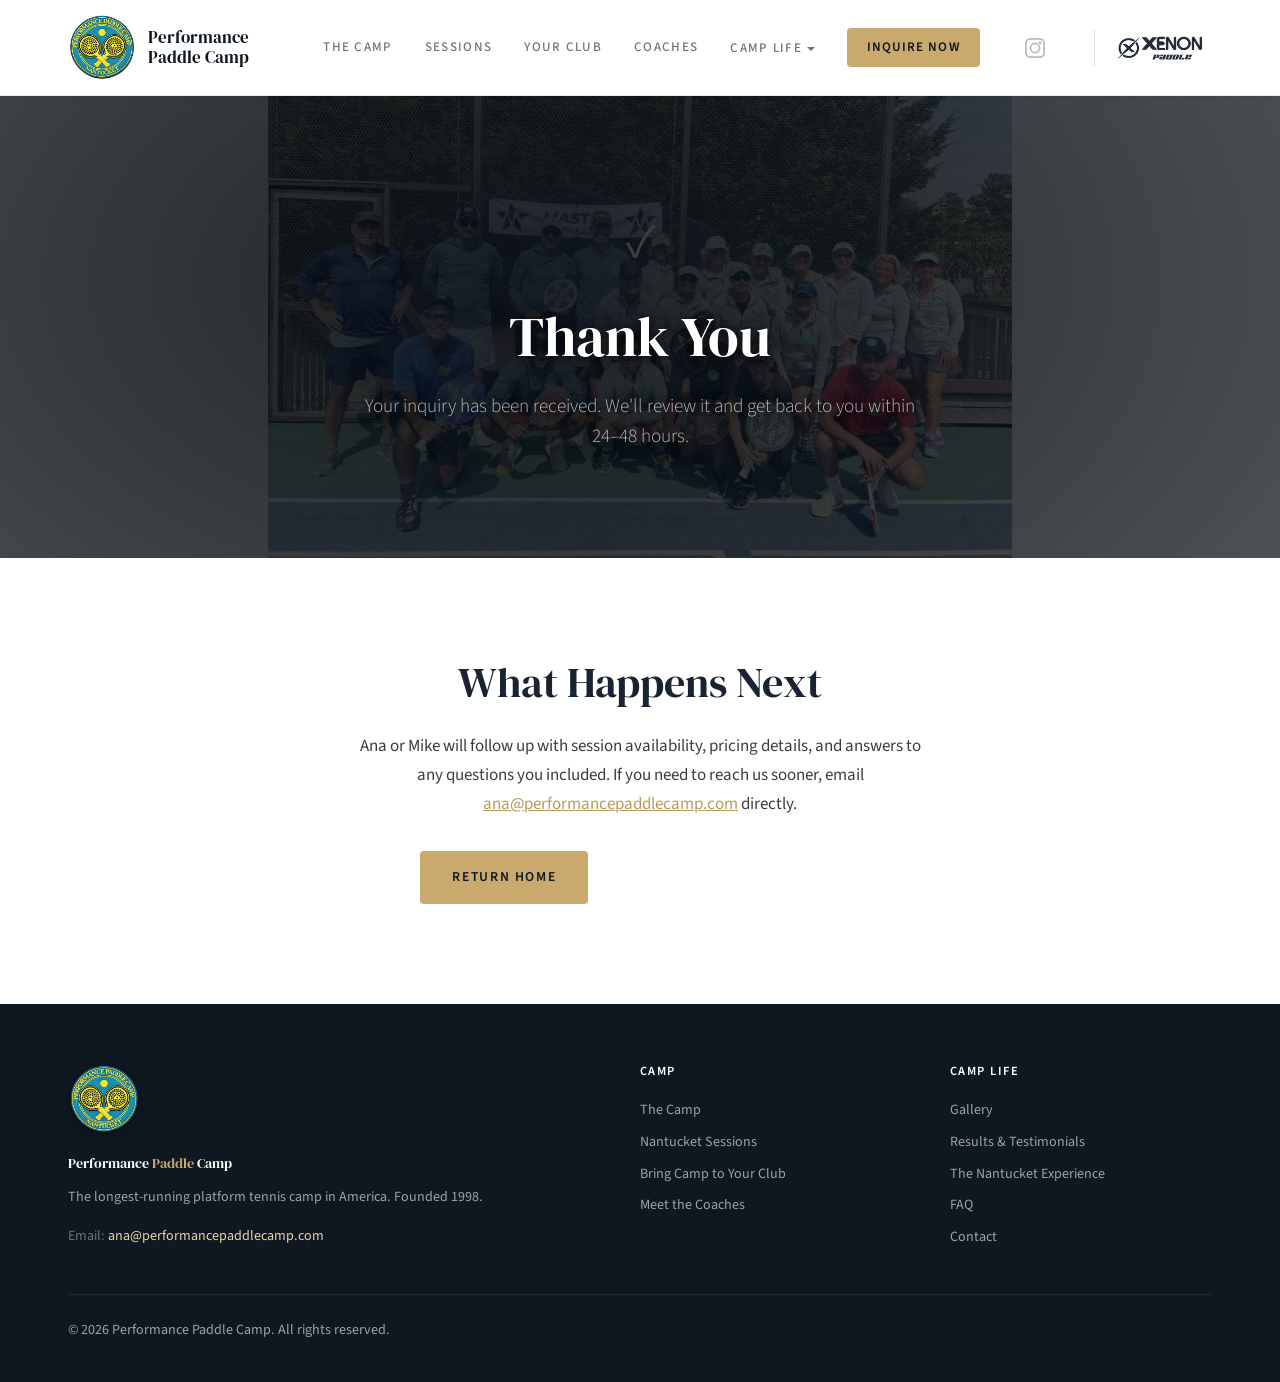
<file: thank-you.html>
<!DOCTYPE html>
<html lang="en">
<head>
  <meta charset="UTF-8">
  <meta name="viewport" content="width=device-width, initial-scale=1.0">
  <title>Thank You — Performance Paddle Camp</title>
  <meta name="description" content="Your inquiry has been submitted. We'll be in touch soon with availability and next steps.">
  <link rel="preconnect" href="https://fonts.googleapis.com">
  <link rel="preconnect" href="https://fonts.gstatic.com" crossorigin>
  <link rel="stylesheet" href="https://fonts.googleapis.com/css2?family=DM+Serif+Display:ital@0;1&family=Source+Sans+3:ital,wght@0,300;0,400;0,500;0,600;0,700;1,400&display=swap" media="print" onload="this.media='all'">
  <noscript><link rel="stylesheet" href="https://fonts.googleapis.com/css2?family=DM+Serif+Display:ital@0;1&family=Source+Sans+3:ital,wght@0,300;0,400;0,500;0,600;0,700;1,400&display=swap"></noscript>
  <link rel="stylesheet" href="style.css">
  <link rel="icon" type="image/x-icon" href="favicon.ico">
  <link rel="icon" type="image/png" sizes="32x32" href="favicon-32x32.png">
  <link rel="icon" type="image/png" sizes="16x16" href="favicon-16x16.png">
  <link rel="apple-touch-icon" href="apple-touch-icon.png">
  <link rel="canonical" href="https://performancepaddlecamp.com/thank-you.html">
  <meta property="og:type" content="website">
  <meta property="og:url" content="https://performancepaddlecamp.com/thank-you.html">
  <meta property="og:title" content="Thank You — Performance Paddle Camp">
  <meta property="og:description" content="Your inquiry has been submitted. We'll be in touch soon with availability and next steps.">
  <meta property="og:image" content="https://performancepaddlecamp.com/logo.png">
  <meta property="og:site_name" content="Performance Paddle Camp">
  <meta name="twitter:card" content="summary">
  <meta name="twitter:title" content="Thank You — Performance Paddle Camp">
  <meta name="twitter:description" content="Your inquiry has been submitted. We'll be in touch soon with availability and next steps.">
  <meta name="twitter:image" content="https://performancepaddlecamp.com/logo.png">
  <meta name="robots" content="noindex, nofollow">
  <meta name="theme-color" content="#0f1720">
<script type="application/ld+json">
  {
    "@context": "https://schema.org",
    "@type": "WebPage",
    "name": "Thank You — Performance Paddle Camp",
    "description": "Your inquiry has been submitted. We'll be in touch soon with availability and next steps.",
    "url": "https://performancepaddlecamp.com/thank-you.html",
    "isPartOf": {"@type": "WebSite", "name": "Performance Paddle Camp", "url": "https://performancepaddlecamp.com/"}
  }
  </script>
  <link rel="preload" as="image" href="gallery-2022-full-camp-master-banner.webp">
</head>
<body>

  <nav class="nav"><div class="nav__inner"><a href="index.html" class="nav__brand"><img src="logo.webp" alt="Performance Paddle Camp" class="nav__logo" width="68" height="68"><span class="nav__brand-lines"><span class="nav__brand-line1">Performance</span><span class="nav__brand-line2"><span>Paddle</span> Camp</span></span></a><button class="nav__toggle" aria-label="Toggle menu" aria-expanded="false"><span></span><span></span><span></span></button><div class="nav__links"><a href="camp.html">The Camp</a><a href="sessions.html">Sessions</a><a href="club.html">Your Club</a><a href="coaches.html">Coaches</a><div class="nav__dropdown"><button class="nav__dropdown-toggle">Camp Life</button><div class="nav__dropdown-menu"><a href="gallery.html">Gallery</a><a href="results.html">Results &amp; Testimonials</a><a href="faq.html">FAQ</a></div></div><a href="sessions.html" class="nav__cta">Inquire Now</a>
        <a href="https://www.instagram.com/performancepaddlecamp/" target="_blank" rel="noopener" class="nav__instagram" aria-label="Instagram"><svg xmlns="http://www.w3.org/2000/svg" width="22" height="22" viewBox="0 0 24 24" fill="none" stroke="currentColor" stroke-width="1.8" stroke-linecap="round" stroke-linejoin="round"><rect x="2" y="2" width="20" height="20" rx="5" ry="5"/><circle cx="12" cy="12" r="5"/><circle cx="17.5" cy="6.5" r="1.5" fill="currentColor" stroke="none"/></svg></a>
        <a href="https://xenonpaddle.com" target="_blank" rel="noopener" class="nav__sponsor"><img src="xenon-logo.webp" alt="Xenon Paddle - Official Sponsor" class="nav__sponsor-img"></a></div></div></nav>

  <header class="hero hero--short">
    <div class="hero__bg" style="background-image: url('gallery-2022-full-camp-master-banner.webp');"></div>
    <div class="hero__overlay"></div>
    <div class="hero__content">
      <div style="font-size: 3rem; margin-bottom: 20px;">✓</div>
      <h1>Thank You</h1>
      <p class="subtitle" style="color: rgba(255,255,255,0.7); margin: 16px auto 0;">Your inquiry has been received. We'll review it and get back to you within 24–48 hours.</p>
    </div>
  </header>

  <section class="section text-center">
    <div class="container" style="max-width: 640px;">
      <h2>What Happens Next</h2>
      <p style="margin: 24px 0;">Ana or Mike will follow up with session availability, pricing details, and answers to any questions you included. If you need to reach us sooner, email <a href="mailto:ana@performancepaddlecamp.com" style="color: var(--sand-muted); text-decoration: underline;">ana@performancepaddlecamp.com</a> directly.</p>
      <div class="btn-group" style="justify-content: center; margin-top: 32px;">
        <a href="index.html" class="btn btn--primary">Return Home</a>
        <a href="camp.html" class="btn btn--outline">Learn More About Camp</a>
      </div>
    </div>
  </section>

  <footer class="footer"><div class="container"><div class="footer__inner"><div><img src="logo.webp" alt="Performance Paddle Camp" class="footer__logo" width="72" height="72" loading="lazy"><p class="footer__brand">Performance <span>Paddle</span> Camp</p><p>The longest-running platform tennis camp in America. Founded 1998.</p><p class="mt-sm" style="color: rgba(255,255,255,0.4);">Email: <a href="mailto:ana@performancepaddlecamp.com" style="color: var(--sand-light);">ana@performancepaddlecamp.com</a></p></div><div class="footer__links"><h4>Camp</h4><a href="camp.html">The Camp</a><a href="sessions.html">Nantucket Sessions</a><a href="club.html">Bring Camp to Your Club</a><a href="coaches.html">Meet the Coaches</a></div><div class="footer__links"><h4>Camp Life</h4><a href="gallery.html">Gallery</a><a href="results.html">Results &amp; Testimonials</a><a href="nantucket.html">The Nantucket Experience</a><a href="faq.html">FAQ</a><a href="contact.html">Contact</a></div></div><div class="footer__bottom"><p>© 2026 Performance Paddle Camp. All rights reserved.</p></div></div></footer>

  <script src="main.js"></script>
</body>
</html>
</file>
<file: style.css>
/* ============================================
   PERFORMANCE PADDLE CAMP — Main Stylesheet
   Design: Editorial Luxury Sport
   Palette: Deep Navy / Sand / White / Ocean
   ============================================ */

/* --- Google Fonts Import --- */
/* Fonts loaded via <link> in HTML for performance */

/* --- CSS Variables --- */
:root {
  --navy: #1a2332;
  --navy-light: #243044;
  --navy-deep: #0f1720;
  --sand: #c9a96e;
  --sand-light: #e8d5a8;
  --sand-muted: #b89a5a;
  --sand-dark: #8c7440;
  --white: #ffffff;
  --off-white: #f8f6f1;
  --cream: #f5f1ea;
  --warm-gray: #e8e4dd;
  --mid-gray: #8a8578;
  --text-dark: #1a2332;
  --text-body: #3d3d3d;
  --text-light: #6b6b6b;
  --ocean: #3a7ca5;
  --ocean-light: #5ba3c9;
  --success: #4a8c5c;
  --error: #c0392b;

  --font-display: 'DM Serif Display', Georgia, 'Times New Roman', serif;
  --font-body: 'Source Sans 3', 'Segoe UI', Tahoma, sans-serif;
  --max-width: 1200px;
  --nav-height: 96px;
  --section-pad: 100px;
  --section-pad-mobile: 60px;
  --shadow-sm: 0 1px 3px rgba(0,0,0,0.08);
  --shadow-md: 0 4px 20px rgba(0,0,0,0.1);
  --shadow-lg: 0 8px 40px rgba(0,0,0,0.12);
  --radius: 4px;
  --radius-lg: 8px;
}

/* --- Reset & Base --- */
*, *::before, *::after { box-sizing: border-box; margin: 0; padding: 0; }

html {
  scroll-behavior: smooth;
  -webkit-font-smoothing: antialiased;
  -moz-osx-font-smoothing: grayscale;
  background: var(--navy-deep);
}

body {
  font-family: var(--font-body);
  font-size: 17px;
  line-height: 1.7;
  color: var(--text-body);
  background: var(--navy-deep);
  overflow-x: hidden;
}

img { max-width: 100%; height: auto; display: block; }
a { color: inherit; text-decoration: none; }
ul, ol { list-style: none; }

/* --- Typography --- */
h1, h2, h3, h4 {
  font-family: var(--font-display);
  font-weight: 400;
  color: var(--text-dark);
  line-height: 1.2;
}
h1 { font-size: clamp(2.2rem, 5vw, 3.5rem); }
h2 { font-size: clamp(1.8rem, 3.5vw, 2.6rem); }
h3 { font-size: clamp(1.3rem, 2.5vw, 1.7rem); }
h4 { font-size: 1.15rem; }
p { margin-bottom: 1em; }
p:last-child { margin-bottom: 0; }

.eyebrow {
  font-family: var(--font-body);
  font-size: 0.78rem;
  font-weight: 600;
  text-transform: uppercase;
  letter-spacing: 0.18em;
  color: var(--sand);
  margin-bottom: 12px;
  display: block;
}

.subtitle {
  font-family: var(--font-body);
  font-size: 1.15rem;
  font-weight: 300;
  color: var(--text-light);
  line-height: 1.6;
  max-width: 600px;
}

/* --- Layout --- */
.container {
  max-width: var(--max-width);
  margin: 0 auto;
  padding: 0 28px;
}

.section {
  padding: var(--section-pad) 0;
  background: var(--white);
}
.section--navy { background: var(--navy); color: var(--white); }
.section--navy h2, .section--navy h3, .section--navy h4 { color: var(--white); }
.section--navy .eyebrow { color: var(--sand-light); }
.section--navy .subtitle { color: rgba(255,255,255,0.65); }

.section--photo {
  position: relative;
  background-size: cover;
  background-position: center;
  background-repeat: no-repeat;
}
.section--photo__overlay {
  position: absolute;
  inset: 0;
  background: rgba(15,23,32,0.55);
}

.section--cream { background: var(--off-white); }
.section--sand { background: linear-gradient(135deg, var(--off-white) 0%, #f0ebe0 100%); }

/* --- Navigation --- */
.nav {
  position: fixed;
  top: 0; left: 0; right: 0;
  height: var(--nav-height);
  background: var(--white);
  z-index: 1000;
  border-bottom: 1px solid rgba(0,0,0,0.08);
  box-shadow: 0 1px 4px rgba(0,0,0,0.06);
}
.nav__inner {
  max-width: var(--max-width);
  margin: 0 auto;
  padding: 0 28px;
  display: flex;
  align-items: center;
  justify-content: space-between;
  height: 100%;
}
.nav__brand {
  font-family: var(--font-display);
  font-size: 1.15rem;
  color: var(--navy-deep);
  white-space: nowrap;
  display: flex;
  align-items: center;
  gap: 12px;
}
.nav__brand-text { display: inline; }
.nav__brand-lines {
  display: flex;
  flex-direction: column;
  line-height: 1.15;
}
.nav__brand-line1 { font-size: 1.05rem; color: var(--navy-deep); }
.nav__brand-line2 { font-size: 1.05rem; color: var(--navy-deep); }
.nav__brand-line2 span { color: var(--navy-deep); }

.nav__logo {
  width: 68px;
  height: 68px;
  min-width: 68px;
  max-width: 68px;
  min-height: 68px;
  max-height: 68px;
  object-fit: contain;
  flex-shrink: 0;
  filter: none;
}

/* Sponsor in nav */
.nav__sponsor {
  display: flex;
  align-items: center;
  gap: 12px;
  margin-left: 16px;
  padding-left: 16px;
  border-left: 1px solid rgba(15,23,32,0.15);
  flex-shrink: 0;
}
.nav__sponsor-img {
  height: 36px;
  width: auto;
  object-fit: contain;
  opacity: 0.9;
  transition: opacity 0.2s;
  filter: brightness(0) saturate(100%) invert(7%) sepia(15%) saturate(2000%) hue-rotate(180deg);
}
.nav__sponsor:hover .nav__sponsor-img { opacity: 1; }

.nav__instagram {
  display: flex;
  align-items: center;
  justify-content: center;
  margin-left: 12px;
  color: var(--navy-deep);
  opacity: 0.5;
  transition: opacity 0.25s ease, color 0.25s ease;
}
.nav__instagram:hover { opacity: 1; }
.nav--scrolled .nav__instagram { color: var(--navy-deep); }

/* --- Hero Logo --- */
.hero__logo {
  width: 252px;
  height: 252px;
  max-width: 252px;
  max-height: 252px;
  object-fit: contain;
  flex-shrink: 0;
  margin: 0 auto 12px;
  display: block;
}
@media (max-width: 768px) {
  .hero__logo {
    width: 200px;
    height: 200px;
    max-width: 200px;
    max-height: 200px;
  }
}

/* --- Footer Logo --- */
.footer__logo {
  width: 72px;
  height: 72px;
  max-width: 72px;
  max-height: 72px;
  object-fit: contain;
  margin-bottom: 16px;
  filter: drop-shadow(0 2px 6px rgba(0,0,0,0.3));
}

.nav__links {
  display: flex;
  align-items: center;
  gap: 32px;
}
.nav__links a {
  font-size: 0.82rem;
  font-weight: 500;
  text-transform: uppercase;
  letter-spacing: 0.1em;
  color: rgba(15,23,32,0.6);
  transition: color 0.25s ease;
  white-space: nowrap;
}
.nav__links a:hover,
.nav__links a.active { color: var(--navy-deep); }

.nav__cta {
  background: var(--sand) !important;
  color: var(--navy-deep) !important;
  padding: 8px 20px;
  border-radius: var(--radius);
  font-weight: 600 !important;
  letter-spacing: 0.08em !important;
  transition: background 0.25s ease !important;
}
.nav__cta:hover { background: var(--sand-light) !important; }

/* Nav dropdown */
.nav__dropdown { position: relative; }
.nav__dropdown-toggle {
  background: none;
  border: none;
  font-family: var(--font-body);
  font-size: 0.82rem;
  font-weight: 500 !important;
  text-transform: uppercase;
  letter-spacing: 0.1em;
  color: rgba(15,23,32,0.6);
  cursor: pointer;
  transition: color 0.25s ease;
  white-space: nowrap;
  padding: 0;
}
.nav__dropdown-toggle::after {
  content: '';
  display: inline-block;
  width: 0; height: 0;
  border-left: 4px solid transparent;
  border-right: 4px solid transparent;
  border-top: 4px solid currentColor;
  margin-left: 5px;
  vertical-align: middle;
  transition: transform 0.25s ease;
}
.nav__dropdown-toggle:hover,
.nav__dropdown.is-open .nav__dropdown-toggle { color: var(--navy-deep); }
.nav__dropdown.is-open .nav__dropdown-toggle::after { transform: rotate(180deg); }

.nav__dropdown-menu {
  display: none;
  position: absolute;
  top: calc(100% + 12px);
  left: 50%;
  transform: translateX(-50%);
  background: var(--white);
  border-radius: 8px;
  box-shadow: 0 8px 32px rgba(0,0,0,0.15);
  min-width: 200px;
  padding: 8px 0;
  z-index: 200;
}
.nav__dropdown-menu::before {
  content: '';
  position: absolute;
  top: -6px;
  left: 50%;
  transform: translateX(-50%);
  width: 12px;
  height: 12px;
  background: var(--white);
  border-radius: 2px;
  transform: translateX(-50%) rotate(45deg);
}
.nav__dropdown.is-open .nav__dropdown-menu { display: block; }
.nav__dropdown-menu a {
  display: block;
  padding: 10px 20px;
  font-size: 0.82rem;
  font-weight: 500;
  text-transform: uppercase;
  letter-spacing: 0.08em;
  color: var(--text-dark) !important;
  transition: background 0.15s ease;
  white-space: nowrap;
}
.nav__dropdown-menu a:hover {
  background: var(--off-white);
  color: var(--navy-deep) !important;
}

/* Mobile nav toggle */
.nav__toggle {
  display: none;
  background: none;
  border: none;
  cursor: pointer;
  padding: 8px;
}
.nav__toggle span {
  display: block;
  width: 24px;
  height: 2px;
  background: var(--navy-deep);
  margin: 5px 0;
  transition: all 0.3s ease;
}

/* --- Hero --- */
.hero {
  position: relative;
  min-height: 92vh;
  display: flex;
  flex-direction: column;
  align-items: center;
  justify-content: center;
  background: var(--navy-deep);
  padding-top: var(--nav-height);
  overflow: hidden;
}
.hero--short {
  min-height: 62vh;
  background: var(--white) !important;
}

/* Image hero - full width, natural aspect ratio, text overlay at bottom */
.hero--img {
  min-height: auto;
  padding-top: 0;
  display: block;
  position: relative;
}
.hero--img__photo {
  width: 100%;
  height: auto;
  display: block;
  margin-top: var(--nav-height);
}
.hero--img__overlay {
  position: absolute;
  bottom: 0;
  left: 0;
  right: 0;
  padding: 80px 24px 40px;
  background: linear-gradient(to top, rgba(15,23,32,0.85) 0%, rgba(15,23,32,0.5) 50%, transparent 100%);
  text-align: center;
  color: var(--white);
}
.hero--img__overlay h1 { color: var(--white); margin-bottom: 8px; }
.hero--img__overlay .subtitle { color: rgba(255,255,255,0.8); }
.hero--img__overlay .eyebrow { color: var(--sand-light); }

/* Photo hero - preserves image natural aspect ratio */
.hero--photo {
  min-height: auto;
  padding-top: 0;
  display: block;
}
.hero--photo .hero__photo {
  width: 100%;
  height: auto;
  display: block;
  margin-top: var(--nav-height);
}
.hero--photo .hero__overlay {
  position: absolute;
  inset: 0;
  background: rgba(15,23,32,0.5);
  pointer-events: none;
}
.hero--photo .hero__content {
  position: absolute;
  bottom: 0;
  left: 0;
  right: 0;
  top: var(--nav-height);
  display: flex;
  flex-direction: column;
  align-items: center;
  justify-content: center;
  padding: 0 28px;
  max-width: none;
}

.hero__bg {
  position: absolute;
  inset: 0;
  background-size: cover;
  background-position: right center;
  opacity: 0.55;
}
.hero--short .hero__bg {
  position: absolute;
  inset: 0;
  background-size: auto 100%;
  background-position: center center;
  background-repeat: no-repeat;
  background-color: var(--white);
  opacity: 1;
}
.hero--short .hero__content h1,
.hero--short .hero__content .subtitle,
.hero--short .hero__content .eyebrow {
  text-shadow: 0 2px 16px rgba(0,0,0,0.7), 0 0 4px rgba(0,0,0,0.5);
}
.hero--short::after {
  content: '';
  position: absolute;
  inset: 0;
  background: rgba(0,0,0,0.3);
  z-index: 1;
  pointer-events: none;
}

.hero__overlay {
  position: absolute;
  inset: 0;
  background: radial-gradient(ellipse 70% 100% at 40% 50%, rgba(15,23,32,0.88) 0%, rgba(15,23,32,0.6) 100%);
}

.hero__content {
  position: relative;
  z-index: 2;
  text-align: center;
  max-width: 820px;
  padding: 60px 28px;
}

/* Hero layout: logo centered, text left-aligned */
.hero__center-logo {
  position: relative;
  z-index: 2;
  text-align: center;
  padding-top: 32px;
}
.hero__center-logo .eyebrow {
  display: block;
  margin-top: 10px;
  margin-bottom: 0;
}

.hero__left-content {
  position: relative;
  z-index: 2;
  width: 100%;
  max-width: var(--max-width);
  margin: 0 auto;
  padding: 16px 28px 48px;
  text-align: left;
}
.hero__left-content-inner { max-width: 620px; }
.hero__left-content h1 {
  color: var(--white);
  margin-bottom: 20px;
  font-size: clamp(1.8rem, 4vw, 2.8rem);
}
.hero__left-content .eyebrow { color: var(--sand-light); }
.hero__left-content .subtitle {
  color: rgba(255,255,255,0.7);
  margin: 0 0 32px;
  font-size: 1.15rem;
  max-width: 480px;
}
.hero__left-content .btn-group { justify-content: flex-start; }
.hero__left-content .hero__proof { justify-content: flex-start; }

@media (max-width: 768px) {
  .hero__center-logo { padding-top: 24px; }
  .hero__left-content {
    text-align: center;
    padding: 16px 20px 40px;
  }
  .hero__left-content-inner { margin-left: auto; margin-right: auto; }
  .hero__left-content .btn-group { justify-content: center; }
  .hero__left-content .hero__proof { justify-content: center; }
  .hero__left-content .subtitle { max-width: 100%; }
}

/* Split hero layout - text left, logo right */
.hero__split {
  position: relative;
  z-index: 2;
  display: flex;
  align-items: center;
  justify-content: space-between;
  gap: 60px;
  max-width: var(--max-width);
  margin: 0 auto;
  padding: 80px 28px;
  width: 100%;
}
.hero__split-text {
  text-align: left;
  flex: 1 1 0;
  min-width: 0;
}
.hero__split-text h1 { color: var(--white); margin-bottom: 20px; }
.hero__split-text .subtitle {
  color: rgba(255,255,255,0.7);
  margin: 0 0 36px;
  font-size: 1.2rem;
}
.hero__split-text .btn-group { justify-content: flex-start; }
.hero__split-text .hero__proof { justify-content: flex-start; }
.hero__split .hero__logo { flex: 0 0 320px; }

@media (max-width: 768px) {
  .hero__split {
    flex-direction: column-reverse;
    text-align: center;
    gap: 24px;
    padding: 40px 20px;
  }
  .hero__split-text { text-align: center; }
  .hero__split-text .btn-group { justify-content: center; }
  .hero__split-text .hero__proof { justify-content: center; }
  .hero__split .hero__logo { flex: 0 0 200px; }
}

.hero__content h1 { color: var(--white); margin-bottom: 20px; }
.hero__content .subtitle {
  color: rgba(255,255,255,0.7);
  margin: 0 auto 36px;
  max-width: 580px;
  font-size: 1.2rem;
}

.hero__proof {
  display: flex;
  flex-wrap: nowrap;
  justify-content: center;
  gap: 12px 24px;
  margin-top: 32px;
  padding-top: 24px;
  border-top: 1px solid rgba(255,255,255,0.12);
}
.hero__proof-item {
  font-size: 0.82rem;
  font-weight: 500;
  text-transform: uppercase;
  letter-spacing: 0.12em;
  color: var(--sand-light);
}

/* --- Buttons --- */
.btn {
  display: inline-block;
  font-family: var(--font-body);
  font-size: 0.85rem;
  font-weight: 600;
  text-transform: uppercase;
  letter-spacing: 0.12em;
  padding: 14px 32px;
  border-radius: var(--radius);
  cursor: pointer;
  transition: all 0.25s ease;
  border: none;
  text-align: center;
}
.btn--primary { background: var(--sand); color: var(--navy-deep); }
.btn--primary:hover {
  background: var(--sand-light);
  transform: translateY(-1px);
  box-shadow: 0 4px 16px rgba(201,169,110,0.3);
}
.btn--outline {
  background: transparent;
  color: var(--white);
  border: 1.5px solid rgba(255,255,255,0.35);
}
.btn--outline:hover {
  border-color: var(--white);
  background: rgba(255,255,255,0.06);
}
.btn--outline-dark {
  background: transparent;
  color: var(--navy);
  border: 1.5px solid var(--navy);
}
.btn--outline-dark:hover {
  background: var(--navy);
  color: var(--white);
}
.btn--dark { background: var(--navy); color: var(--white); }
.btn--dark:hover { background: var(--navy-light); }
.btn-group {
  display: flex;
  flex-wrap: wrap;
  gap: 14px;
  justify-content: center;
}

/* --- Grid Layouts --- */
.grid-2 { display: grid; grid-template-columns: 1fr 1fr; gap: 48px; align-items: start; }
.grid-3 { display: grid; grid-template-columns: repeat(3, 1fr); gap: 36px; }
.grid-4 { display: grid; grid-template-columns: repeat(4, 1fr); gap: 28px; }

/* --- Cards --- */
.card {
  background: var(--white);
  border-radius: var(--radius-lg);
  padding: 40px 32px;
  box-shadow: var(--shadow-sm);
  border: 1px solid rgba(0,0,0,0.04);
  transition: box-shadow 0.3s ease, transform 0.3s ease;
  display: flex;
  flex-direction: column;
}
.card h4 {
  min-height: 2.4em;
}
@media (max-width: 768px) {
  .card h4 { min-height: auto; }
}
.card:hover {
  box-shadow: var(--shadow-md);
  transform: translateY(-2px);
}
.card__icon {
  width: 48px;
  height: 48px;
  background: var(--off-white);
  border-radius: 50%;
  display: flex;
  align-items: center;
  justify-content: center;
  margin-bottom: 20px;
  font-size: 1.4rem;
}
.card h3 { margin-bottom: 12px; }

/* --- Service Blocks (Two Ways to Train) --- */
.service-block {
  position: relative;
  padding: 48px 40px;
  border-radius: var(--radius-lg);
  overflow: hidden;
  display: flex;
  flex-direction: column;
  justify-content: flex-end;
  min-height: 340px;
  color: var(--white);
}
.service-block__bg {
  position: absolute;
  inset: 0;
  background-size: cover;
  background-position: center;
  transition: transform 0.5s ease;
}
.service-block:hover .service-block__bg { transform: scale(1.03); }
.service-block__overlay {
  position: absolute;
  inset: 0;
  background: linear-gradient(180deg, rgba(26,35,50,0.2) 0%, rgba(26,35,50,0.88) 100%);
}
.service-block__content { position: relative; z-index: 2; }
.service-block h3 { color: var(--white); margin-bottom: 10px; font-size: 1.6rem; }
.service-block p { color: rgba(255,255,255,0.8); font-size: 0.95rem; margin-bottom: 20px; }

/* --- Sessions Table --- */
.sessions-table { width: 100%; border-collapse: collapse; margin: 32px 0; }
.sessions-table th {
  font-family: var(--font-body);
  font-size: 0.75rem;
  font-weight: 600;
  text-transform: uppercase;
  letter-spacing: 0.12em;
  color: var(--mid-gray);
  text-align: left;
  padding: 12px 20px;
  border-bottom: 2px solid var(--warm-gray);
}
.sessions-table td {
  padding: 20px;
  border-bottom: 1px solid var(--warm-gray);
  vertical-align: middle;
}
.sessions-table tr:last-child td { border-bottom: none; }
.sessions-table .session-name {
  font-family: var(--font-display);
  font-size: 1.15rem;
  color: var(--text-dark);
}
.sessions-table .session-dates { font-weight: 500; color: var(--text-body); }

.badge {
  display: inline-block;
  font-size: 0.72rem;
  font-weight: 600;
  text-transform: uppercase;
  letter-spacing: 0.1em;
  padding: 5px 14px;
  border-radius: 20px;
  text-align: center;
  white-space: nowrap;
}
.badge--open { background: #e8f5ec; color: var(--success); }
.badge--limited { background: #fef3e2; color: #b8860b; }
.badge--sold-out { background: #fde8e8; color: var(--error); }

/* --- Testimonials --- */
.testimonial {
  padding: 40px;
  border-left: 3px solid var(--sand);
  background: var(--white);
  border-radius: 0 var(--radius-lg) var(--radius-lg) 0;
  box-shadow: var(--shadow-sm);
  margin-bottom: 28px;
}
.testimonial__text {
  font-size: 1.05rem;
  font-style: italic;
  color: var(--text-body);
  line-height: 1.75;
  margin-bottom: 16px;
}
.testimonial__author { font-size: 0.9rem; font-weight: 600; color: var(--text-dark); }
.testimonial__role { font-size: 0.82rem; color: var(--text-light); }

/* --- Coach Bios --- */
.coach { text-align: center; }
.coach__photo {
  width: 180px;
  height: 180px;
  border-radius: 50%;
  object-fit: cover;
  margin: 0 auto 20px;
  border: 3px solid var(--warm-gray);
  background: var(--warm-gray);
}
.coach__photo--placeholder {
  display: flex;
  align-items: center;
  justify-content: center;
  font-size: 2rem;
  font-weight: 700;
  font-family: var(--font-display);
  color: var(--sand);
  background: var(--off-white);
}

/* Real coach photos - circular crop, face centered */
.coach__photo-img {
  width: 260px;
  height: 260px;
  border-radius: 50%;
  object-fit: cover;
  object-position: center 20%;
  margin: 0 auto;
  display: block;
  border: 3px solid var(--warm-gray);
  box-shadow: 0 6px 24px rgba(0,0,0,0.1);
}
.coach__photo-img--staff {
  width: 180px;
  height: 180px;
  margin-bottom: 20px;
}

.coach h3 { margin-bottom: 6px; }
.coach__title {
  font-size: 0.82rem;
  font-weight: 600;
  text-transform: uppercase;
  letter-spacing: 0.1em;
  color: var(--sand);
  margin-bottom: 14px;
}
.coach p {
  font-size: 0.95rem;
  max-width: 360px;
  margin: 0 auto;
}

/* --- Forms --- */
.form-section { max-width: 640px; margin: 0 auto; }
.form-group { margin-bottom: 24px; }
.form-group label {
  display: block;
  font-size: 0.82rem;
  font-weight: 600;
  text-transform: uppercase;
  letter-spacing: 0.08em;
  color: var(--text-dark);
  margin-bottom: 8px;
}
.form-group input:not([type="radio"]):not([type="checkbox"]),
.form-group select,
.form-group textarea {
  width: 100%;
  padding: 12px 16px;
  font-family: var(--font-body);
  font-size: 0.95rem;
  color: var(--text-dark);
  background: var(--white);
  border: 1.5px solid var(--warm-gray);
  border-radius: var(--radius);
  transition: border-color 0.25s ease, box-shadow 0.25s ease;
  appearance: none;
  -webkit-appearance: none;
}
.form-group input[type="radio"],
.form-group input[type="checkbox"] {
  width: auto;
  appearance: auto;
  -webkit-appearance: auto;
  cursor: pointer;
  accent-color: var(--sand);
}
.form-group input:focus,
.form-group select:focus,
.form-group textarea:focus {
  outline: none;
  border-color: var(--sand);
  box-shadow: 0 0 0 3px rgba(201,169,110,0.15);
}
.form-group textarea { min-height: 120px; resize: vertical; }
.form-group select {
  background-image: url("data:image/svg+xml,%3Csvg xmlns='http://www.w3.org/2000/svg' width='12' height='8'%3E%3Cpath d='M1 1l5 5 5-5' stroke='%238a8578' stroke-width='1.5' fill='none'/%3E%3C/svg%3E");
  background-repeat: no-repeat;
  background-position: right 16px center;
  padding-right: 40px;
}

.checkbox-group {
  display: flex;
  flex-wrap: wrap;
  gap: 12px;
}
.checkbox-group label {
  display: flex;
  align-items: center;
  gap: 8px;
  font-size: 0.92rem;
  font-weight: 400;
  text-transform: none;
  letter-spacing: 0;
  color: var(--text-body);
  cursor: pointer;
  padding: 8px 16px;
  border: 1.5px solid var(--warm-gray);
  border-radius: var(--radius);
  transition: all 0.2s ease;
}
.checkbox-group label:hover { border-color: var(--sand); }
.checkbox-group input[type="checkbox"] { width: auto; accent-color: var(--sand); }
.checkbox-group input[type="checkbox"]:checked + span { font-weight: 600; }

/* --- FAQ Accordion --- */
.faq-item { border-bottom: 1px solid var(--warm-gray); }
.faq-question {
  display: flex;
  align-items: center;
  justify-content: space-between;
  width: 100%;
  padding: 24px 0;
  font-family: var(--font-display);
  font-size: 1.15rem;
  color: var(--text-dark);
  background: none;
  border: none;
  cursor: pointer;
  text-align: left;
  gap: 16px;
}
.faq-question::after {
  content: '+';
  font-family: var(--font-body);
  font-size: 1.4rem;
  font-weight: 300;
  color: var(--sand);
  flex-shrink: 0;
  transition: transform 0.3s ease;
}
.faq-item.active .faq-question::after { content: '−'; }
.faq-answer {
  max-height: 0;
  overflow: hidden;
  transition: max-height 0.4s ease, padding 0.3s ease;
}
.faq-item.active .faq-answer {
  max-height: 500px;
  padding-bottom: 24px;
}
.faq-answer p { color: var(--text-body); font-size: 0.95rem; }

/* --- Steps / How It Works --- */
.steps {
  display: flex;
  gap: 40px;
  counter-reset: step;
}
.step {
  flex: 1;
  position: relative;
  counter-increment: step;
  padding-top: 48px;
}
.step::before {
  content: counter(step);
  position: absolute;
  top: 0; left: 0;
  font-family: var(--font-display);
  font-size: 2rem;
  color: var(--sand);
  opacity: 0.6;
}
.step h4 { margin-bottom: 8px; font-family: var(--font-display); }
.step p { font-size: 0.92rem; color: var(--text-light); }

/* --- Club List --- */
.club-list {
  display: flex;
  flex-wrap: wrap;
  gap: 8px 24px;
}
.club-list li {
  font-size: 0.92rem;
  color: var(--text-body);
  padding: 4px 0;
  position: relative;
  padding-left: 16px;
}
.club-list li::before {
  content: '—';
  position: absolute;
  left: 0;
  color: var(--sand);
}
.section--navy .club-list li {
  color: rgba(255,255,255,0.8);
}

/* --- Camp Focus Grid --- */
.coach__hof-link {
  display: inline-block;
  margin-top: 12px;
  font-family: var(--font-body);
  font-size: 0.82rem;
  font-weight: 600;
  text-transform: uppercase;
  letter-spacing: 0.08em;
  color: var(--sand-muted);
  text-decoration: none;
  border-bottom: 1.5px solid transparent;
  transition: color 0.25s ease, border-color 0.25s ease;
}
.coach__hof-link:hover {
  color: var(--sand);
  border-bottom-color: var(--sand);
}
.section--cream .coach__hof-link {
  color: var(--sand-muted);
}
.section--cream .coach__hof-link:hover {
  color: var(--navy-deep);
  border-bottom-color: var(--navy-deep);
}

/* --- Camp Focus Grid --- */
.camp-focus-grid {
  display: grid;
  grid-template-columns: repeat(4, 1fr);
  gap: 32px;
  max-width: 960px;
  margin: 48px auto 0;
}
.camp-focus-item {
  text-align: center;
  padding: 32px 20px;
  background: var(--off-white);
  border-radius: var(--radius);
  border: 1px solid rgba(0,0,0,0.06);
  transition: transform 0.25s ease, box-shadow 0.25s ease;
}
.camp-focus-item:hover {
  transform: translateY(-4px);
  box-shadow: 0 8px 24px rgba(0,0,0,0.08);
}
.camp-focus-icon {
  display: block;
  font-size: 1.6rem;
  color: var(--sand);
  margin-bottom: 16px;
}
.camp-focus-item h4 {
  font-size: 0.95rem;
  margin-bottom: 10px;
}
.camp-focus-item p {
  font-size: 0.85rem;
  color: rgba(0,0,0,0.55);
  line-height: 1.6;
}
.camp-tagline {
  font-family: var(--font-display);
  font-size: 1.25rem;
  color: var(--navy-deep);
  line-height: 1.5;
  text-align: center;
}
.camp-tagline strong {
  color: var(--sand-muted);
}

/* --- Camp Expect Grid --- */
.camp-expect-grid {
  display: grid;
  grid-template-columns: repeat(2, 1fr);
  gap: 24px;
  max-width: 720px;
  margin: 40px auto 0;
}
.camp-expect-item {
  display: flex;
  align-items: flex-start;
  gap: 16px;
  padding: 24px;
  background: var(--white);
  border-radius: var(--radius);
  border: 1px solid rgba(0,0,0,0.06);
}
.camp-expect-num {
  font-family: var(--font-display);
  font-size: 1.4rem;
  color: var(--sand);
  line-height: 1;
  flex-shrink: 0;
}
.camp-expect-item p {
  font-size: 0.95rem;
  color: var(--text-dark);
  line-height: 1.5;
  margin: 0;
}

@media (max-width: 768px) {
  .camp-focus-grid { grid-template-columns: repeat(2, 1fr); gap: 16px; }
  .camp-focus-item { padding: 24px 16px; }
  .camp-expect-grid { grid-template-columns: 1fr; }
  .camp-tagline { font-size: 1.1rem; }
}
@media (max-width: 480px) {
  .camp-focus-grid { grid-template-columns: 1fr; }
}

/* --- Countdown Bar --- */
.countdown-bar {
  background: var(--navy-deep);
  padding: 20px 0;
  position: relative;
  z-index: 3;
}
.countdown-bar__inner {
  max-width: var(--max-width);
  margin: 0 auto;
  padding: 0 28px;
  display: flex;
  align-items: center;
  justify-content: center;
  gap: 40px;
}
.countdown-bar__label {
  font-family: var(--font-display);
  font-size: 1.1rem;
  color: var(--sand-light);
  white-space: nowrap;
}
.countdown-bar__timer {
  display: flex;
  align-items: center;
  gap: 6px;
}
.countdown-bar__unit {
  text-align: center;
  min-width: 52px;
}
.countdown-bar__num {
  font-family: var(--font-display);
  font-size: 2rem;
  font-weight: 400;
  color: var(--white);
  line-height: 1;
  display: block;
}
.countdown-bar__text {
  font-family: var(--font-body);
  font-size: 0.65rem;
  font-weight: 600;
  text-transform: uppercase;
  letter-spacing: 0.12em;
  color: rgba(255,255,255,0.45);
  display: block;
  margin-top: 4px;
}
.countdown-bar__sep {
  font-family: var(--font-display);
  font-size: 1.8rem;
  color: var(--sand);
  line-height: 1;
  padding-bottom: 14px;
}
.countdown-bar__sponsor {
  display: flex;
  align-items: center;
  padding-left: 40px;
  border-left: 1px solid rgba(255,255,255,0.12);
}
.countdown-bar__sponsor-img {
  height: 32px;
  width: auto;
  filter: brightness(0) invert(1);
  opacity: 0.7;
  transition: opacity 0.25s ease;
}
.countdown-bar__sponsor:hover .countdown-bar__sponsor-img {
  opacity: 1;
}
.countdown-bar__live {
  font-family: var(--font-display);
  font-size: 1.6rem;
  color: var(--sand-light);
}
@media (max-width: 768px) {
  .countdown-bar { padding: 16px 0; }
  .countdown-bar__inner { gap: 20px; flex-wrap: wrap; justify-content: center; }
  .countdown-bar__label { font-size: 0.9rem; width: 100%; text-align: center; }
  .countdown-bar__num { font-size: 1.5rem; }
  .countdown-bar__unit { min-width: 40px; }
  .countdown-bar__sep { font-size: 1.3rem; padding-bottom: 10px; }
  .countdown-bar__sponsor { border-left: none; padding-left: 0; padding-top: 8px; border-top: 1px solid rgba(255,255,255,0.12); width: 100%; justify-content: center; }
}

/* --- Footer --- */
.footer {
  background: var(--navy-deep);
  color: rgba(255,255,255,0.6);
  padding: 60px 0 40px;
}
.footer__inner {
  display: grid;
  grid-template-columns: 2fr 1fr 1fr;
  gap: 48px;
  margin-bottom: 40px;
}
.footer__brand {
  font-family: var(--font-display);
  font-size: 1.3rem;
  color: var(--white);
  margin-bottom: 12px;
}
.footer__brand span { color: var(--sand); }
.footer p { font-size: 0.88rem; line-height: 1.6; }
.footer h4 {
  color: var(--white);
  font-size: 0.78rem;
  font-family: var(--font-body);
  font-weight: 600;
  text-transform: uppercase;
  letter-spacing: 0.12em;
  margin-bottom: 16px;
}
.footer__links a {
  display: block;
  font-size: 0.88rem;
  color: rgba(255,255,255,0.6);
  padding: 4px 0;
  transition: color 0.2s ease;
}
.footer__links a:hover { color: var(--white); }
.footer__bottom {
  border-top: 1px solid rgba(255,255,255,0.08);
  padding-top: 24px;
  display: flex;
  justify-content: space-between;
  align-items: center;
  flex-wrap: wrap;
  gap: 12px;
  font-size: 0.78rem;
}
.footer__policy {
  font-size: 0.75rem;
  color: rgba(255,255,255,0.4);
  margin-top: 8px;
}

/* --- Animations --- */
.fade-in {
  opacity: 0;
  transform: translateY(24px);
  transition: opacity 0.6s ease, transform 0.6s ease;
  animation: fade-in-fallback 0s 1.5s forwards;
}
.fade-in.visible {
  opacity: 1;
  transform: translateY(0);
  animation: none;
}
@keyframes fade-in-fallback {
  to { opacity: 1; transform: translateY(0); }
}

/* --- Utility --- */
.text-center { text-align: center; }
.text-left { text-align: left; }
.mb-0 { margin-bottom: 0; }
.mb-sm { margin-bottom: 16px; }
.mb-md { margin-bottom: 32px; }
.mb-lg { margin-bottom: 48px; }
.mb-xl { margin-bottom: 64px; }
.mt-sm { margin-top: 16px; }
.mt-md { margin-top: 32px; }
.mt-lg { margin-top: 48px; }
.pt-0 { padding-top: 0; }
.mx-auto { margin-left: auto; margin-right: auto; }
.max-w-prose { max-width: 680px; }
.max-w-narrow { max-width: 520px; }
.sr-only {
  position: absolute;
  width: 1px;
  height: 1px;
  padding: 0;
  margin: -1px;
  overflow: hidden;
  clip: rect(0,0,0,0);
  border: 0;
}

/* --- Divider --- */
.divider {
  width: 60px;
  height: 2px;
  background: var(--sand);
  margin: 24px 0;
}
.divider--center { margin-left: auto; margin-right: auto; }

/* Coaches preview photo */
.coaches-preview__photo {
  width: 100%;
  max-width: 400px;
  height: auto;
  display: block;
  margin: 0 auto;
  border-radius: 12px;
  box-shadow: 0 8px 32px rgba(0,0,0,0.12);
}

/* Coaches preview logo */
.coaches-preview__logo {
  width: 100%;
  max-width: 280px;
  height: auto;
  display: block;
  margin: 0 auto;
  object-fit: contain;
  filter: drop-shadow(0 8px 24px rgba(0,0,0,0.2));
}

/* Coach grid: reverse layout (bio left, photo right on desktop; photo top on mobile) */
.coach-grid--reverse { direction: rtl; }
.coach-grid--reverse > * { direction: ltr; }

/* Session cards (mobile layout) */
.session-cards { display: none; }
.session-card {
  background: var(--white);
  border: 1px solid rgba(0,0,0,0.08);
  border-radius: 12px;
  padding: 24px;
}
.session-card__header {
  display: flex;
  justify-content: space-between;
  align-items: center;
  margin-bottom: 8px;
}
.session-card__header h4 { margin: 0; }
.session-card__date { font-size: 1rem; color: var(--text-body); margin-bottom: 4px; }
.session-card__courts { font-size: 0.88rem; color: rgba(0,0,0,0.45); margin-bottom: 16px; }

/* --- Responsive --- */
@media (max-width: 1024px) {
  .grid-3 { grid-template-columns: 1fr 1fr; }
  .grid-4 { grid-template-columns: 1fr 1fr; }
  .footer__inner { grid-template-columns: 1fr 1fr; }
  .nav__links { gap: 20px; }
}

@media (max-width: 768px) {
  :root {
    --section-pad: 60px;
    --nav-height: 76px;
  }
  body { font-size: 16px; }

  /* Mobile nav */
  .nav__links { display: none; }
  .nav__links.open {
    display: flex;
    flex-direction: column;
    position: absolute;
    top: var(--nav-height);
    left: 0; right: 0;
    background: var(--white);
    padding: 20px 28px 28px;
    gap: 16px;
    border-bottom: 1px solid rgba(0,0,0,0.08);
    box-shadow: 0 4px 12px rgba(0,0,0,0.08);
    z-index: 100;
    align-items: center;
    text-align: center;
  }
  .nav__toggle { display: block; }

  /* Mobile nav dropdown - inline, no popup */
  .nav__dropdown { width: 100%; text-align: center; }
  .nav__dropdown-toggle { width: 100%; text-align: center; }
  .nav__dropdown-menu {
    position: static !important;
    transform: none !important;
    background: transparent !important;
    box-shadow: none !important;
    min-width: 0 !important;
    padding: 4px 0 0 0 !important;
    text-align: center !important;
  }
  .nav__dropdown-menu::before { display: none !important; }
  .nav__dropdown.is-open .nav__dropdown-menu { display: block !important; }
  .nav__dropdown-menu a,
  .nav__dropdown.is-open .nav__dropdown-menu a {
    display: block !important;
    text-align: center !important;
    color: rgba(15,23,32,0.6) !important;
    padding: 8px 0 !important;
    font-size: 0.8rem !important;
    white-space: normal !important;
  }
  .nav__dropdown-menu a:hover {
    background: transparent;
    color: var(--navy-deep) !important;
  }

  /* Mobile nav sponsor */
  .nav__links.open .nav__sponsor {
    border-left: none;
    padding-left: 0;
    margin-left: 0;
    padding-top: 12px;
    border-top: 1px solid rgba(0,0,0,0.08);
  }
  .nav__links.open .nav__instagram {
    margin-left: 0;
    padding-top: 8px;
  }

  .nav__logo {
    width: 52px !important;
    height: 52px !important;
    min-width: 52px !important;
    max-width: 52px !important;
    min-height: 52px !important;
    max-height: 52px !important;
  }
  .nav__brand-lines { font-size: 0.9rem; }
  .nav__brand-line1, .nav__brand-line2 { font-size: 0.9rem !important; }

  /* Hero */
  .hero { min-height: 80vh; }
  .hero--short { min-height: 50vh; }
  .hero--short .hero__bg {
    background-attachment: scroll;
    background-size: auto 100%;
  }
  .hero--img { min-height: auto; }
  .hero--img__overlay { padding: 48px 16px 24px; }
  .hero--img__overlay h1 { font-size: clamp(1.4rem, 5vw, 2rem); }
  .hero__content h1 { font-size: clamp(1.6rem, 5vw, 2.4rem); }

  /* Photo hero mobile */
  .hero--photo .hero__content { padding: 0 20px; }
  .hero--photo .hero__content h1 { font-size: clamp(1.3rem, 4.5vw, 2rem); }

  /* Coaches preview center on mobile */
  #coaches-preview .grid-2 > div:first-child { text-align: center; }
  #coaches-preview .divider { margin-left: auto; margin-right: auto; }

  /* Grids */
  .grid-2, .grid-3, .grid-4 { grid-template-columns: 1fr; gap: 24px; }
  .steps { flex-direction: column; gap: 28px; }

  /* Footer */
  .footer__inner { grid-template-columns: 1fr; gap: 32px; }
  .footer__bottom { flex-direction: column; text-align: center; }

  .sessions-table th,
  .sessions-table td { padding: 14px 12px; }

  /* Session cards: show on mobile, hide table */
  .sessions-table--desktop { display: none !important; }
  .session-cards {
    display: flex !important;
    flex-direction: column;
    gap: 16px;
  }

  /* Buttons */
  .btn-group { flex-direction: column; align-items: stretch; }
  .service-block { min-height: 280px; padding: 32px 28px; }
  .testimonial { padding: 28px; }

  /* Section photo */
  .section--photo { background-attachment: scroll; }

  /* Wizard mobile */
  .wizard__container { padding: 32px 16px 60px; }
  .wizard__card-grid { grid-template-columns: 1fr; }
  .wizard__radio-group { grid-template-columns: 1fr; }
  .wizard__row { grid-template-columns: 1fr; }
}

@media (max-width: 480px) {
  :root {
    --section-pad: 40px;
    --nav-height: 72px;
  }
  .hero__proof { flex-direction: column; gap: 8px; }
  .hero__content { padding: 40px 16px; }
  .checkbox-group { flex-direction: column; }
  .sessions-table .session-name { font-size: 1rem; }
  .hero--photo .hero__content h1 { font-size: 1.2rem; }
  .hero--photo .hero__content .subtitle { font-size: 0.85rem; }

  /* Wizard attendee rows stack */
  .wizard__attendee-row { flex-wrap: wrap; }
  .wizard__attendee-row .form-group { flex: 1 1 100%; }

  /* Footer tighter */
  .footer { padding: 40px 0 24px; }
  .footer__links { gap: 8px; }
}

/* ===================== */
/*          WIZARD       */
/* ===================== */

/* --- Gallery Grid --- */
.gallery-grid {
  display: grid;
  grid-template-columns: repeat(3, 1fr);
  gap: 16px;
}
.gallery-item {
  position: relative;
  border-radius: 10px;
  overflow: hidden;
  background: var(--warm-gray);
}
.gallery-item img {
  width: 100%;
  height: 100%;
  object-fit: cover;
  display: block;
  transition: transform 0.4s ease;
}
.gallery-item:hover img { transform: scale(1.04); }
.gallery-item--wide { grid-column: span 2; }
.gallery-item--tall { grid-row: span 2; }
.gallery-item__caption {
  position: absolute;
  bottom: 0;
  left: 0; right: 0;
  padding: 12px 16px;
  background: linear-gradient(transparent, rgba(0,0,0,0.6));
  color: var(--white);
  font-size: 0.82rem;
  font-weight: 500;
  opacity: 0;
  transition: opacity 0.3s ease;
}
.gallery-item:hover .gallery-item__caption { opacity: 1; }

@media (max-width: 768px) {
  .gallery-grid { grid-template-columns: 1fr 1fr; }
  .gallery-item--wide { grid-column: span 2; }
  .gallery-item--tall { grid-row: span 1; }
  .gallery-item__caption {
    opacity: 1;
    font-size: 0.78rem;
    padding: 8px 12px;
  }
}
@media (max-width: 480px) {
  .gallery-grid { grid-template-columns: 1fr; gap: 12px; }
  .gallery-item--wide { grid-column: span 1; }
}

.wizard {
  min-height: 100vh;
  background: var(--cream);
}
.wizard__container {
  max-width: 680px;
  margin: 0 auto;
  padding: 48px 24px 80px;
}
.wizard__progress {
  height: 4px;
  background: rgba(0,0,0,0.08);
  border-radius: 4px;
  overflow: hidden;
  margin-bottom: 8px;
}
.wizard__progress-bar {
  height: 100%;
  background: var(--sand);
  width: 20%;
  transition: width 0.4s ease;
  border-radius: 4px;
}
.wizard__steps-label {
  text-align: right;
  font-size: 0.78rem;
  text-transform: uppercase;
  letter-spacing: 0.1em;
  color: var(--text-light);
  margin-bottom: 40px;
}
.wizard__step-header { margin-bottom: 32px; }
.wizard__step-header .eyebrow { color: var(--sand-muted); }
.wizard__step-header h2 { margin-bottom: 8px; color: var(--text-dark); }
.wizard__step-header .subtitle { margin: 0; color: var(--text-light); }

/* Session cards */
.wizard__card-grid {
  display: grid;
  grid-template-columns: 1fr 1fr;
  gap: 16px;
  margin-bottom: 32px;
}
.wizard__session-card { cursor: pointer; display: flex; }
.wizard__session-card input { display: none; }
.wizard__session-card-inner {
  border: 2px solid rgba(0,0,0,0.1);
  border-radius: 12px;
  padding: 24px;
  background: var(--white);
  transition: border-color 0.2s, box-shadow 0.2s;
  width: 100%;
  display: flex;
  flex-direction: column;
}
.wizard__session-card-inner h4 { margin-bottom: 4px; }
.wizard__session-card-inner p { font-size: 0.92rem; color: rgba(0,0,0,0.55); margin-bottom: 12px; }
.wizard__session-card:hover .wizard__session-card-inner { border-color: var(--sand); }
.wizard__session-card.is-selected .wizard__session-card-inner {
  border-color: var(--sand);
  box-shadow: 0 0 0 3px rgba(201,169,110,0.25);
  background: rgba(201,169,110,0.04);
}

/* Radio cards */
.wizard__radio-group {
  display: grid;
  grid-template-columns: 1fr 1fr;
  gap: 16px;
  margin-top: 8px;
  align-items: stretch;
}
.wizard__radio-card { cursor: pointer; display: flex !important; height: 100%; }
.wizard__radio-card input { display: none; }
.wizard__radio-card-inner {
  border: 2px solid rgba(0,0,0,0.1);
  border-radius: 12px;
  padding: 20px;
  background: var(--white);
  transition: border-color 0.2s, box-shadow 0.2s;
  width: 100%;
  flex: 1;
  display: flex;
  flex-direction: column;
  justify-content: center;
  align-items: center;
  text-align: center;
}
.wizard__radio-card-inner h4 { margin-bottom: 4px; }
.wizard__radio-card-inner p { font-size: 0.88rem; color: rgba(0,0,0,0.55); margin: 0; }
.wizard__radio-card:hover .wizard__radio-card-inner { border-color: var(--sand); }
.wizard__radio-card.is-selected .wizard__radio-card-inner {
  border-color: var(--sand);
  box-shadow: 0 0 0 3px rgba(201,169,110,0.25);
  background: rgba(201,169,110,0.04);
}

.wizard__radio-inline {
  display: flex;
  gap: 24px;
  margin-top: 8px;
}
.wizard__radio-inline label {
  display: flex;
  align-items: center;
  gap: 8px;
  cursor: pointer;
  font-size: 0.95rem;
  white-space: nowrap;
  color: var(--text-dark);
}

/* Form fields inside wizard */
.wizard__form-fields { margin-bottom: 24px; }
.wizard__form-fields .form-group { margin-bottom: 20px; }
.wizard__row {
  display: grid;
  grid-template-columns: 1fr 1fr;
  gap: 16px;
}

/* Attendee rows */
.wizard__attendee-row {
  display: flex;
  align-items: flex-end;
  gap: 12px;
  margin-bottom: 12px;
  padding: 16px;
  background: var(--white);
  border-radius: 10px;
  border: 1px solid rgba(0,0,0,0.08);
}
.wizard__attendee-row .form-group { flex: 1; margin: 0; }
.wizard__attendee-num {
  width: 28px;
  height: 28px;
  border-radius: 50%;
  background: var(--navy-deep);
  color: var(--white);
  display: flex;
  align-items: center;
  justify-content: center;
  font-size: 0.78rem;
  font-weight: 600;
  flex-shrink: 0;
  margin-bottom: 8px;
}
.wizard__remove-btn {
  width: 32px;
  height: 32px;
  border: none;
  background: rgba(0,0,0,0.06);
  border-radius: 50%;
  cursor: pointer;
  font-size: 1.2rem;
  color: rgba(0,0,0,0.4);
  display: flex;
  align-items: center;
  justify-content: center;
  flex-shrink: 0;
  margin-bottom: 8px;
  transition: background 0.2s, color 0.2s;
}
.wizard__remove-btn:hover {
  background: rgba(200,0,0,0.08);
  color: #c00;
}
.wizard__add-btn {
  display: inline-block;
  background: none;
  border: 2px dashed rgba(0,0,0,0.15);
  border-radius: 10px;
  padding: 12px 24px;
  font-size: 0.9rem;
  color: var(--sand-dark);
  cursor: pointer;
  margin-bottom: 32px;
  transition: border-color 0.2s, color 0.2s;
}
.wizard__add-btn:hover {
  border-color: var(--sand);
  color: var(--navy-deep);
}

/* Review */
.wizard__review {
  background: var(--white);
  border-radius: 12px;
  border: 1px solid rgba(0,0,0,0.08);
  overflow: hidden;
}
.wizard__review-section {
  padding: 20px 24px;
  border-bottom: 1px solid rgba(0,0,0,0.06);
}
.wizard__review-section:last-child { border-bottom: none; }
.wizard__review-section h4 {
  font-size: 0.78rem;
  text-transform: uppercase;
  letter-spacing: 0.1em;
  color: var(--sand-dark);
  margin-bottom: 6px;
}
.wizard__review-section p { margin: 0; line-height: 1.6; }
.wizard__review-list { margin: 0; padding-left: 20px; }
.wizard__review-list li { padding: 2px 0; }

/* Nav buttons */
.wizard__nav {
  display: flex;
  justify-content: space-between;
  align-items: center;
  margin-top: 32px;
  padding-top: 24px;
  border-top: 1px solid rgba(0,0,0,0.08);
}

/* Error */
.wizard__error {
  background: #fff0f0;
  border: 1px solid #e8aaaa;
  color: #9e2a2a;
  padding: 12px 16px;
  border-radius: 8px;
  font-size: 0.9rem;
  margin-bottom: 16px;
  animation: wizErrorIn 0.3s ease;
}
@keyframes wizErrorIn {
  from { opacity: 0; transform: translateY(-8px); }
  to { opacity: 1; transform: translateY(0); }
}

/* Small button variant */
.btn--sm {
  padding: 8px 20px;
  font-size: 0.72rem;
}
</file>
